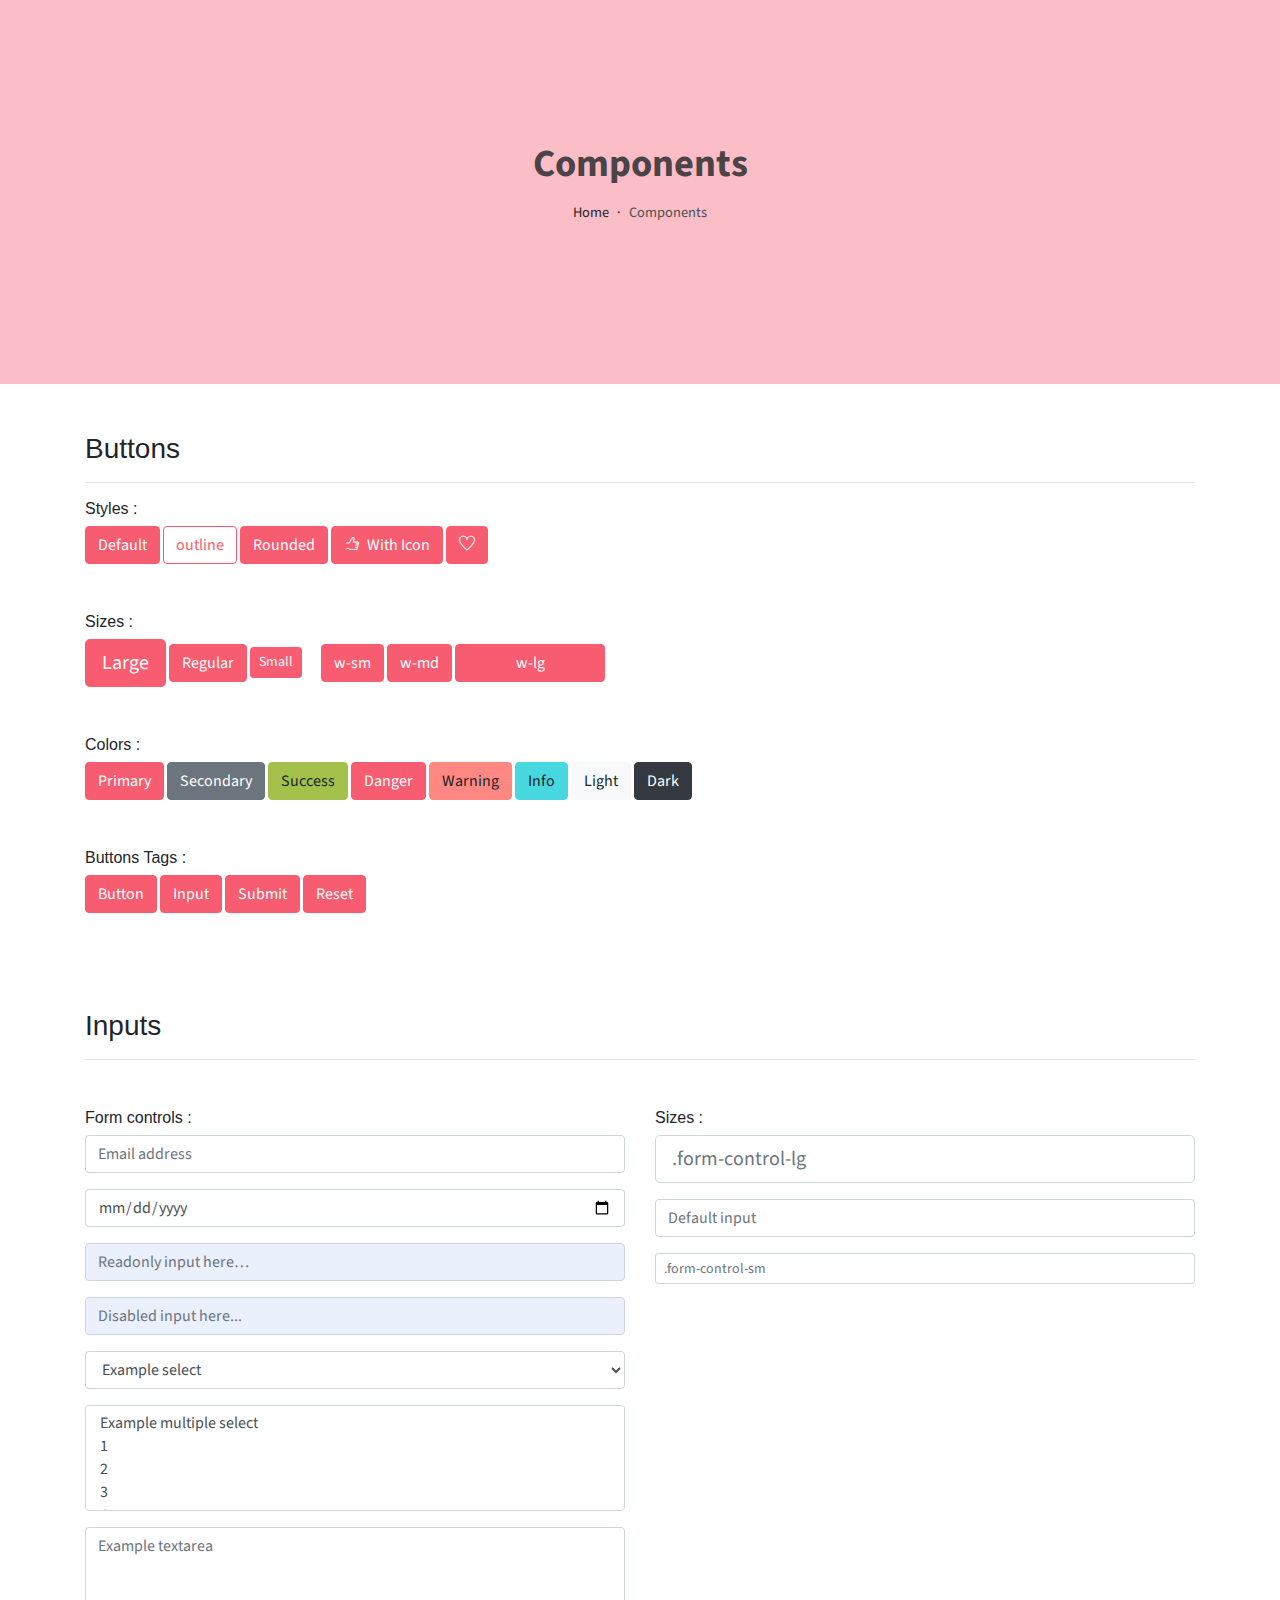
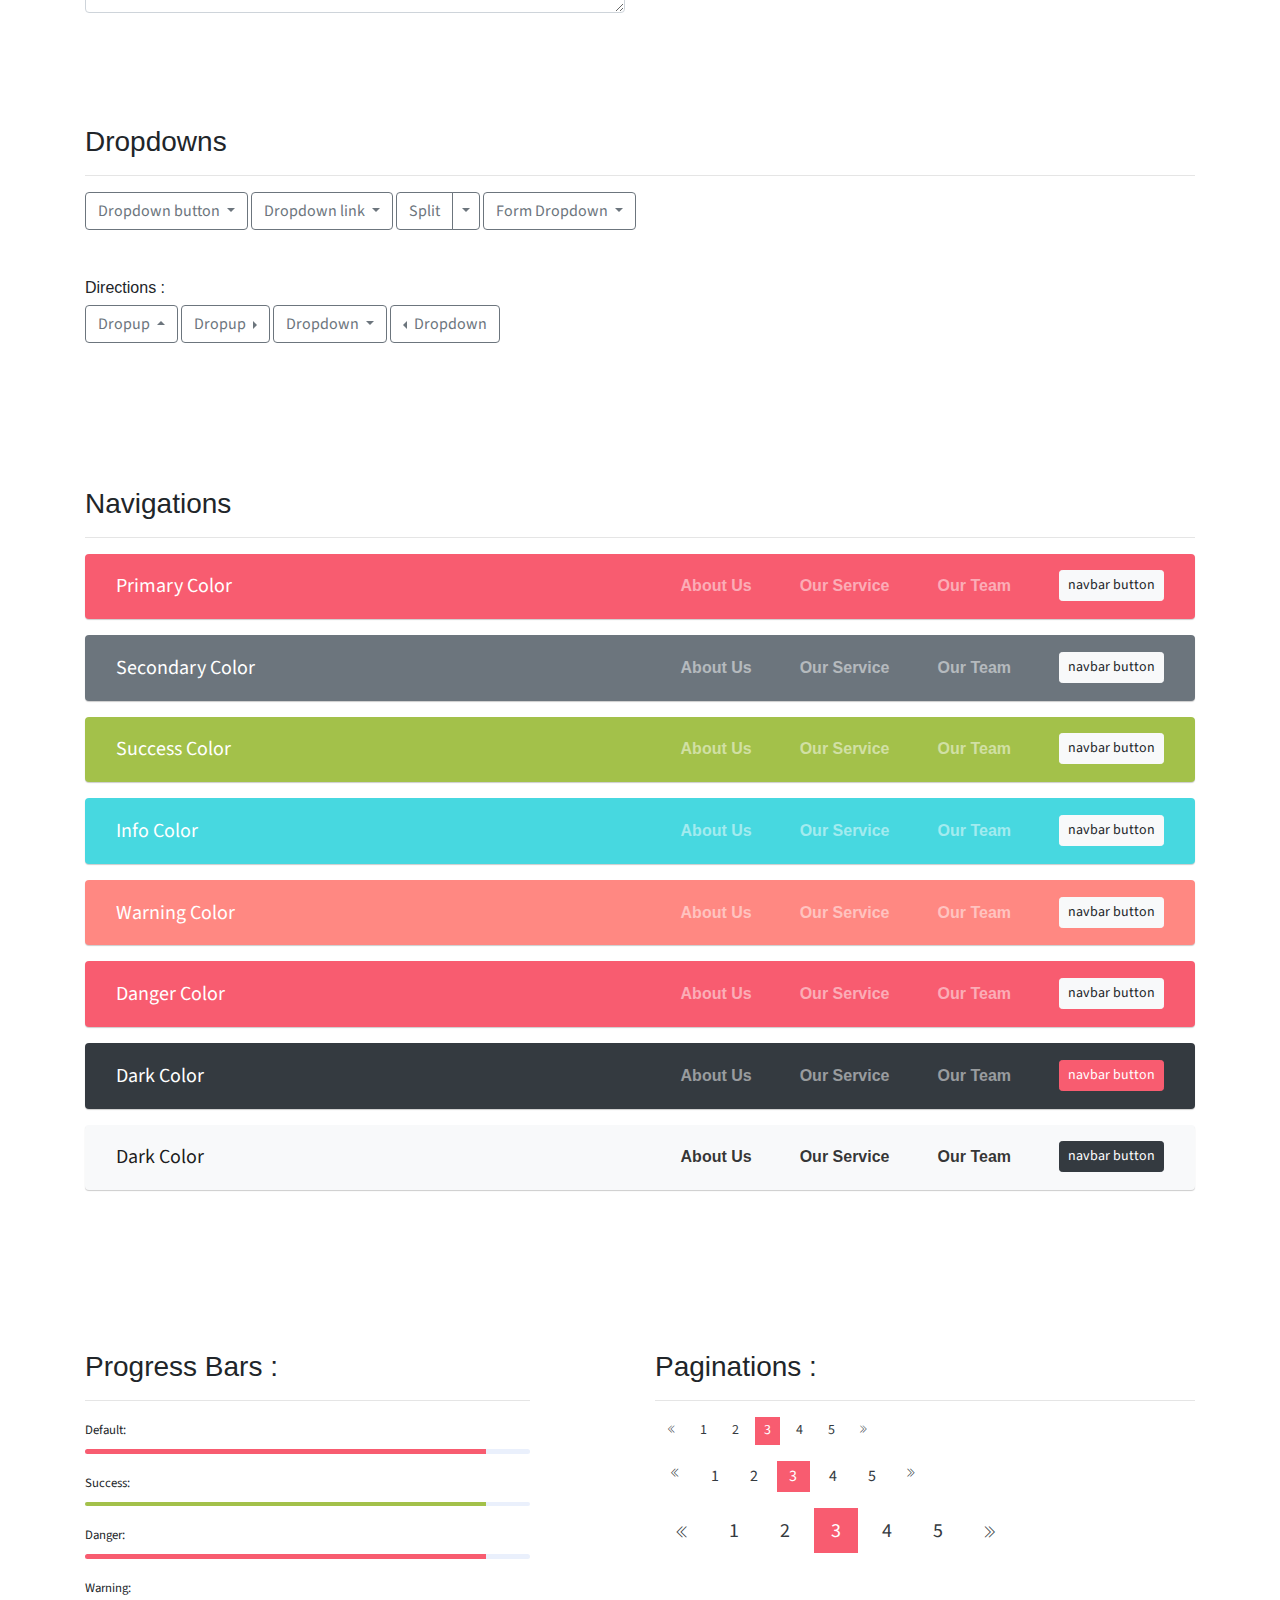
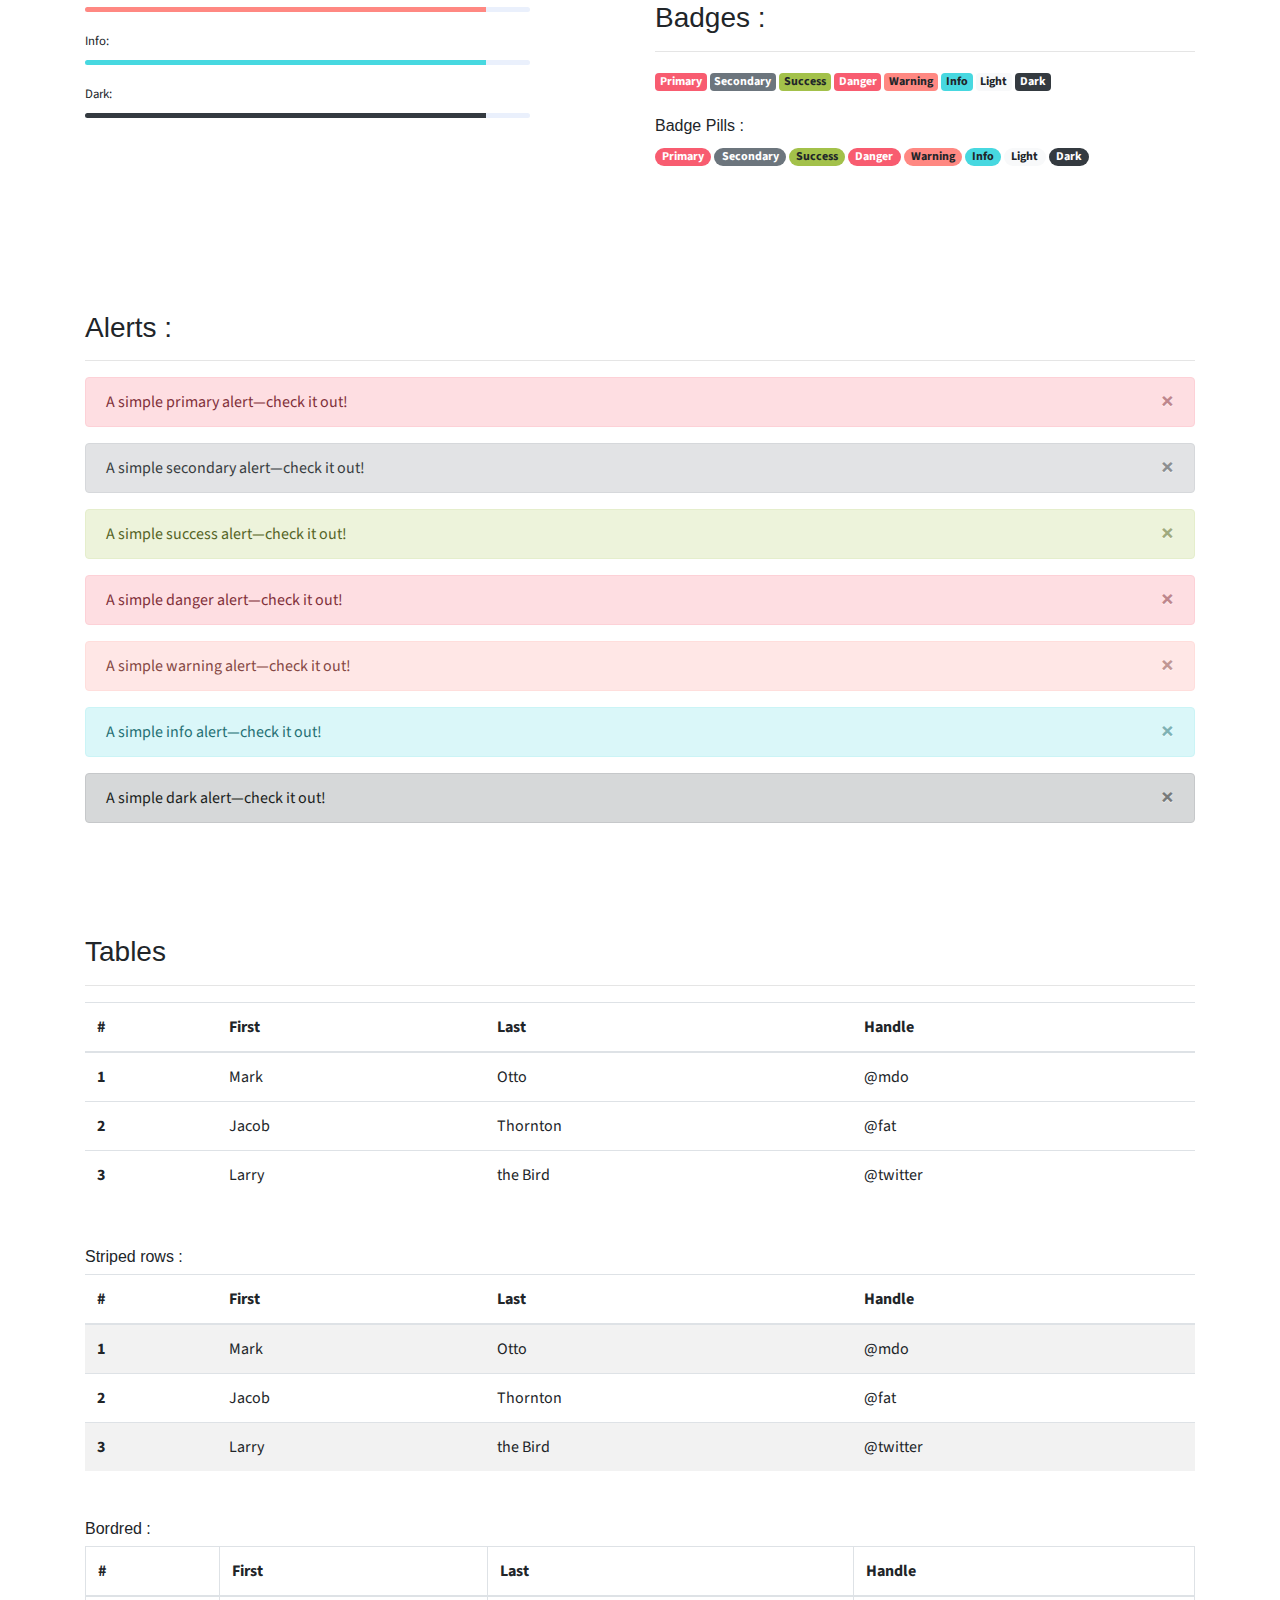
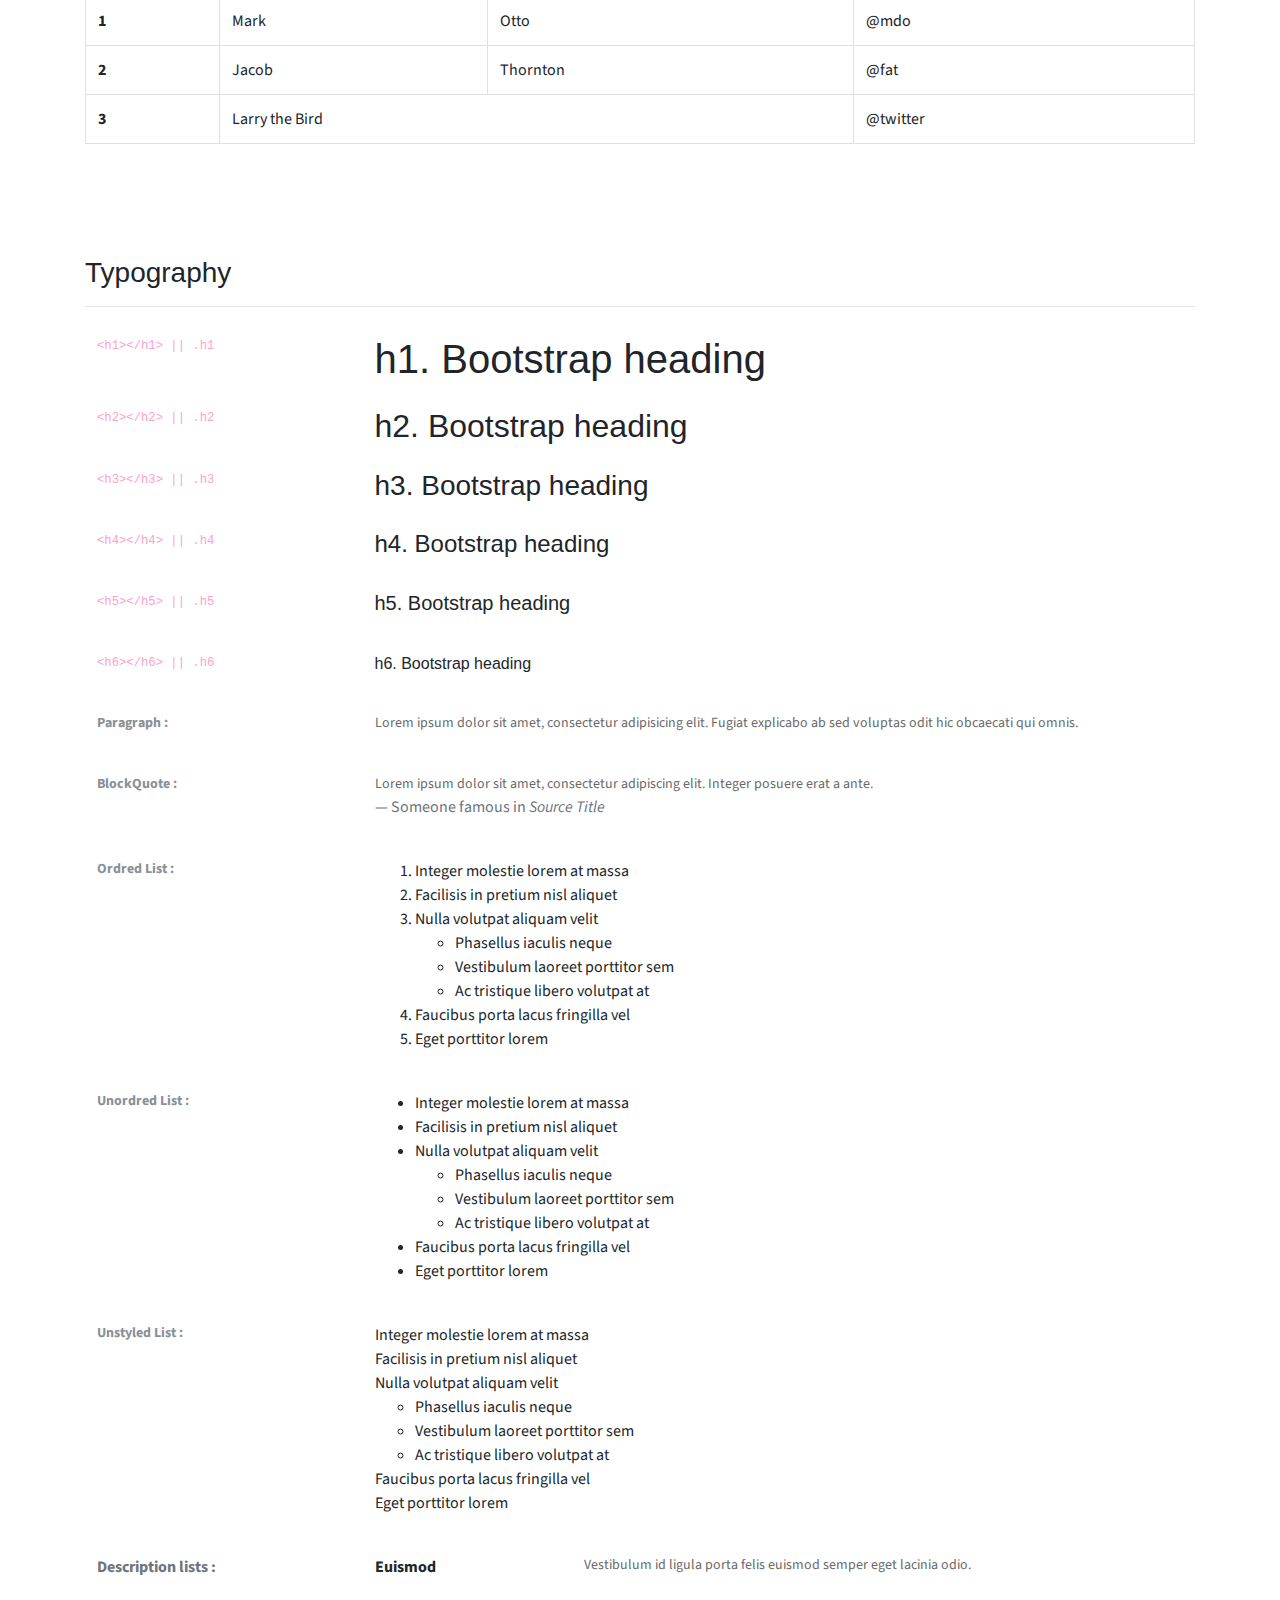
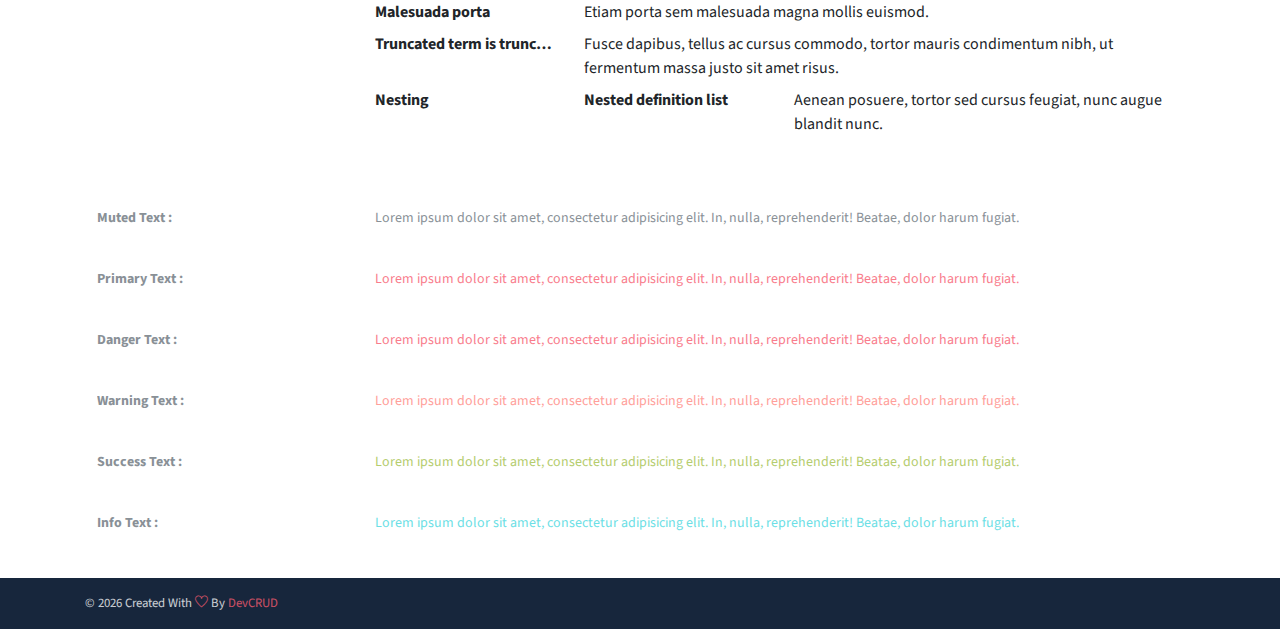
<file: components.html>
<!DOCTYPE html>
<html lang="en">
<head>
   <meta charset="utf-8">
   <meta name="viewport" content="width=device-width, initial-scale=1, shrink-to-fit=no">
   <meta name="description" content="Start your development with JohnDoe landing page.">
   <meta name="author" content="Devcrud">
   <title>JohnDoe Landing page | Components</title>
   <link rel="icon" href="assets/imgs/favicon.png" type="image/png">
   <!-- font icons -->
   <link rel="stylesheet" href="assets/vendors/themify-icons/css/themify-icons.css">
   <!-- Bootstrap + Steller  -->
   <link rel="stylesheet" href="assets/css/johndoe.css">
</head>
<body>

   <!-- Page Header -->
   <header class="header header-mini"> 
      <div class="header-title">Components</div> 
      <nav aria-label="breadcrumb">
         <ol class="breadcrumb">
            <li class="breadcrumb-item"><a href="/">Home</a></li>
            <li class="breadcrumb-item active" aria-current="page">Components</li>
         </ol>
      </nav>
   </header> 
   
   <!-- End Of Page Header -->

   <!-- main content -->
   <div class="container">

      <!-- Buttons -->
      <h3 class="mt-5">Buttons</h3>
      <hr>
      <h6 class="section-secondary-title">Styles :</h6>
      <button class="btn btn-primary">Default</button>
      <button class="btn btn-outline-primary">outline</button>
      <button class="btn btn-primary rounded">Rounded</button>
      <button class="btn btn-primary rounded"><i class="ti-thumb-up pr-1"></i> With Icon</button>
      <button class="btn btn-primary circle"><i class="ti-heart"></i></button>

      <h6 class="section-secondary-title mt-5">Sizes :</h6>
      <button class="btn btn-primary btn-lg">Large</button>
      <button class="btn btn-primary ">Regular</button>
      <button class="btn btn-primary btn-sm">Small</button>
      <button class="btn btn-primary w-sm ml-3">w-sm</button>
      <button class="btn btn-primary w-md">w-md</button>
      <button class="btn btn-primary w-lg">w-lg</button>

      <h6 class="section-secondary-title mt-5">Colors :</h6>          
      <button type="button" class="btn btn-primary">Primary</button>
      <button type="button" class="btn btn-secondary">Secondary</button>
      <button type="button" class="btn btn-success">Success</button>
      <button type="button" class="btn btn-danger">Danger</button>
      <button type="button" class="btn btn-warning">Warning</button>
      <button type="button" class="btn btn-info">Info</button>
      <button type="button" class="btn btn-light">Light</button>
      <button type="button" class="btn btn-dark">Dark</button>

      <h6 class="section-secondary-title mt-5">Buttons Tags :</h6>
      <button class="btn btn-primary" type="submit">Button</button>
      <input class="btn btn-primary" type="button" value="Input">
      <input class="btn btn-primary" type="submit" value="Submit">
      <input class="btn btn-primary" type="reset" value="Reset">
      
      <!-- devider -->
      <div class="py-5"></div>

      <!-- Inputs -->
      <h3>Inputs</h3>
      <hr>
      <div class="row mt-5">
         <div class="col-md-6">
            <h6 class="section-secondary-title">Form controls :</h6>        
            <div class="form-group">
               <input type="email" class="form-control" id="exampleFormControlInput1" placeholder="Email address">
            </div>
            <div class="form-group">
               <input type="date" class="form-control" id="exampleFormControlInput1" placeholder="Date">
            </div>
            <div class="form-group">
               <input class="form-control" type="text" placeholder="Readonly input here…" readonly>
            </div>
            <div class="form-group">
               <input class="form-control" id="disabledInput" type="text" placeholder="Disabled input here..." disabled>
            </div>
            <div class="form-group">
               <select class="form-control" id="exampleFormControlSelect1">
                  <option>Example select</option>
                  <option>1</option>
                  <option>2</option>
                  <option>3</option>
                  <option>4</option>
                  <option>5</option>
               </select>
            </div>
            <div class="form-group">
               <select multiple class="form-control" id="exampleFormControlSelect2">
                  <option>Example multiple select</option>
                  <option>1</option>
                  <option>2</option>
                  <option>3</option>
                  <option>4</option>
                  <option>5</option>
               </select>
            </div>
            <div class="form-group">
               <textarea class="form-control" id="exampleFormControlTextarea1" rows="3" placeholder="Example textarea"></textarea>
            </div>
         </div>
         <div class="col-md-6">
            <h6 class="section-secondary-title">Sizes :</h6>    
            <div class="form-group">
               <input class="form-control form-control-lg" type="text" placeholder=".form-control-lg">             
            </div>
            <div class="form-group">
               <input class="form-control" type="text" placeholder="Default input">
            </div>
            <div class="form-group">
               <input class="form-control form-control-sm" type="text" placeholder=".form-control-sm"> 
            </div>
         </div>
      </div> <!-- end of inputs -->   

      <!-- devider -->
      <div class="py-5"></div>             

      <!-- Dropdowns -->
      <h3 class="components-section-title font-weight-normal">Dropdowns</h3>
      <hr>
      <div class="dropdown d-inline-block">
         <button class="btn btn-outline-secondary dropdown-toggle" type="button" id="dropdownMenuButton" data-toggle="dropdown" aria-haspopup="true" aria-expanded="false">
         Dropdown button
         </button>
         <div class="dropdown-menu" aria-labelledby="dropdownMenuButton">
         <a class="dropdown-item" href="#">Action</a>
         <a class="dropdown-item" href="#">Another action</a>
         <a class="dropdown-item" href="#">Something else here</a>
         </div>
      </div>
      <div class="dropdown d-inline-block">
         <a class="btn btn-outline-secondary dropdown-toggle" href="#" role="button" id="dropdownMenuLink" data-toggle="dropdown" aria-haspopup="true" aria-expanded="false">
            Dropdown link
         </a>
         <div class="dropdown-menu" aria-labelledby="dropdownMenuLink">
            <a class="dropdown-item" href="#">Action</a>
            <a class="dropdown-item" href="#">Another action</a>
            <a class="dropdown-item" href="#">Something else here</a>
         </div>
      </div>
      <div class="btn-group">
         <button type="button" class="btn btn-outline-secondary">Split</button>
         <button type="button" class="btn btn-outline-secondary dropdown-toggle dropdown-toggle-split" data-toggle="dropdown" aria-haspopup="true" aria-expanded="false">
         <span class="sr-only">Toggle Dropdown</span>
         </button>
         <div class="dropdown-menu">
            <a class="dropdown-item" href="#">Action</a>
            <a class="dropdown-item" href="#">Another action</a>
            <a class="dropdown-item" href="#">Something else here</a>
            <div class="dropdown-divider"></div>
            <a class="dropdown-item" href="#">Separated link</a>
         </div>
      </div>
      <div class="btn-group">
         <button class="btn btn-outline-secondary dropdown-toggle" type="button" id="dropdownMenuButton" data-toggle="dropdown" aria-haspopup="true" aria-expanded="false">
            Form Dropdown
         </button>
         <div class="dropdown-menu form">
            <form class="px-4 py-3">
               <div class="form-group">
                  <input type="email" class="form-control" id="exampleDropdownFormEmail1" placeholder="email@example.com">
               </div>
               <div class="form-group">
                  <input type="password" class="form-control" id="exampleDropdownFormPassword1" placeholder="Password">
               </div>
               <div class="form-check mb-3">
                  <input type="checkbox" class="form-check-input" id="dropdownCheck">
                  <label class="form-check-label" for="dropdownCheck">
                     Remember me
                  </label>
               </div>
               <button type="submit" class="btn btn-primary btn-block">Sign in</button>
            </form>
            <div class="dropdown-divider"></div>
            <a class="dropdown-item" href="#"><small>New around here? Sign up</small></a>
            <a class="dropdown-item" href="#"><small>Forgot password?</small></a>
         </div>
      </div>       
      <h6 class="section-secondary-title mt-5">Directions :</h6>  
      <div class="btn-group dropup">
         <button type="button" class="btn btn-outline-secondary dropdown-toggle" data-toggle="dropdown" aria-haspopup="true" aria-expanded="false">
            Dropup
         </button>
         <div class="dropdown-menu">
            <a class="dropdown-item" href="#">Action</a>
            <a class="dropdown-item" href="#">Another action</a>
            <a class="dropdown-item" href="#">Something else here</a>
            <div class="dropdown-divider"></div>
            <a class="dropdown-item" href="#">Separated link</a>
         </div>
      </div>
      <div class="btn-group dropright">
         <button type="button" class="btn btn-outline-secondary dropdown-toggle" data-toggle="dropdown" aria-haspopup="true" aria-expanded="false">
            Dropup
         </button>
         <div class="dropdown-menu">
            <a class="dropdown-item" href="#">Action</a>
            <a class="dropdown-item" href="#">Another action</a>
            <a class="dropdown-item" href="#">Something else here</a>
            <div class="dropdown-divider"></div>
            <a class="dropdown-item" href="#">Separated link</a>
         </div>
      </div>
      <div class="btn-group">
         <button type="button" class="btn btn-outline-secondary dropdown-toggle" data-toggle="dropdown" aria-haspopup="true" aria-expanded="false">
            Dropdown
         </button>
         <div class="dropdown-menu">
            <a class="dropdown-item" href="#">Action</a>
            <a class="dropdown-item" href="#">Another action</a>
            <a class="dropdown-item" href="#">Something else here</a>
            <div class="dropdown-divider"></div>
            <a class="dropdown-item" href="#">Separated link</a>
         </div>
      </div>
      <div class="btn-group dropleft">
         <button type="button" class="btn btn-outline-secondary dropdown-toggle" data-toggle="dropdown" aria-haspopup="true" aria-expanded="false">
            Dropdown
         </button>
         <div class="dropdown-menu">
            <a class="dropdown-item" href="#">Action</a>
            <a class="dropdown-item" href="#">Another action</a>
            <a class="dropdown-item" href="#">Something else here</a>
            <div class="dropdown-divider"></div>
            <a class="dropdown-item" href="#">Separated link</a>
         </div>
      </div> <!-- end of Dropdowns -->  

      <!-- devider -->
      <div class="py-5"></div>   

      <!-- navbars -->
      <h3 class="components-section-title font-weight-normal mt-5">Navigations</h3>
      <hr>
      <nav class="navbar navbar-expand-sm navbar-dark bg-primary rounded shadow mb-3">
         <div class="container">
            <a class="navbar-brand" href="#">Primary Color</a>
            <button class="navbar-toggler ml-auto" type="button" data-toggle="collapse" data-target="#navbarSupportedContent" aria-controls="navbarSupportedContent" aria-expanded="false" aria-label="Toggle navigation">
            <span class="navbar-toggler-icon"></span>
            </button>
            <div class="collapse navbar-collapse" id="navbarSupportedContent">
               <ul class="navbar-nav ml-auto"> 
                  <li class="nav-item">
                     <a class="nav-link" href="#about">About Us</a>
                  </li>
                  <li class="nav-item">
                     <a class="nav-link" href="#service">Our Service</a>
                  </li>
                  <li class="nav-item">
                     <a class="nav-link" href="#team">Our Team</a>
                  </li>
                  <li class="nav-item">
                     <a href="#book-table" class="ml-4 mt-1 btn btn-light btn-sm">navbar button</a>
                  </li>
               </ul>                       
            </div>
         </div>
      </nav>
      <nav class="navbar navbar-expand-sm navbar-dark bg-secondary rounded shadow mb-3">
         <div class="container">
            <a class="navbar-brand" href="#">Secondary Color</a>
            <button class="navbar-toggler ml-auto" type="button" data-toggle="collapse" data-target="#navbarSupportedContent" aria-controls="navbarSupportedContent" aria-expanded="false" aria-label="Toggle navigation">
            <span class="navbar-toggler-icon"></span>
            </button>
            <div class="collapse navbar-collapse" id="navbarSupportedContent">
               <ul class="navbar-nav ml-auto"> 
                  <li class="nav-item">
                     <a class="nav-link" href="#about">About Us</a>
                  </li>
                  <li class="nav-item">
                     <a class="nav-link" href="#service">Our Service</a>
                  </li>
                  <li class="nav-item">
                     <a class="nav-link" href="#team">Our Team</a>
                  </li>
                  <li class="nav-item">
                     <a href="#book-table" class="ml-4 mt-1 btn btn-light btn-sm">navbar button</a>
                  </li>
               </ul>                       
            </div>
         </div>
      </nav>
      <nav class="navbar navbar-expand-sm navbar-dark bg-success rounded shadow mb-3">
         <div class="container">
            <a class="navbar-brand" href="#">Success Color</a>
            <button class="navbar-toggler ml-auto" type="button" data-toggle="collapse" data-target="#navbarSupportedContent" aria-controls="navbarSupportedContent" aria-expanded="false" aria-label="Toggle navigation">
            <span class="navbar-toggler-icon"></span>
            </button>
            <div class="collapse navbar-collapse" id="navbarSupportedContent">
               <ul class="navbar-nav ml-auto"> 
                  <li class="nav-item">
                     <a class="nav-link" href="#about">About Us</a>
                  </li>
                  <li class="nav-item">
                     <a class="nav-link" href="#service">Our Service</a>
                  </li>
                  <li class="nav-item">
                     <a class="nav-link" href="#team">Our Team</a>
                  </li>
                  <li class="nav-item">
                     <a href="#book-table" class="ml-4 mt-1 btn btn-light btn-sm">navbar button</a>
                  </li>
               </ul>                       
            </div>
         </div>
      </nav>
      <nav class="navbar navbar-expand-sm navbar-dark bg-info rounded shadow mb-3">
         <div class="container">
            <a class="navbar-brand" href="#">Info Color</a>
            <button class="navbar-toggler ml-auto" type="button" data-toggle="collapse" data-target="#navbarSupportedContent" aria-controls="navbarSupportedContent" aria-expanded="false" aria-label="Toggle navigation">
            <span class="navbar-toggler-icon"></span>
            </button>
            <div class="collapse navbar-collapse" id="navbarSupportedContent">
               <ul class="navbar-nav ml-auto"> 
                  <li class="nav-item">
                     <a class="nav-link" href="#about">About Us</a>
                  </li>
                  <li class="nav-item">
                     <a class="nav-link" href="#service">Our Service</a>
                  </li>
                  <li class="nav-item">
                     <a class="nav-link" href="#team">Our Team</a>
                  </li>
                  <li class="nav-item">
                     <a href="#book-table" class="ml-4 mt-1 btn btn-light btn-sm">navbar button</a>
                  </li>
               </ul>                       
            </div>
         </div>
      </nav>
      <nav class="navbar navbar-expand-sm navbar-dark bg-warning rounded shadow mb-3">
         <div class="container">
            <a class="navbar-brand" href="#">Warning Color</a>
            <button class="navbar-toggler ml-auto" type="button" data-toggle="collapse" data-target="#navbarSupportedContent" aria-controls="navbarSupportedContent" aria-expanded="false" aria-label="Toggle navigation">
            <span class="navbar-toggler-icon"></span>
            </button>
            <div class="collapse navbar-collapse" id="navbarSupportedContent">
               <ul class="navbar-nav ml-auto"> 
                  <li class="nav-item">
                     <a class="nav-link" href="#about">About Us</a>
                  </li>
                  <li class="nav-item">
                     <a class="nav-link" href="#service">Our Service</a>
                  </li>
                  <li class="nav-item">
                     <a class="nav-link" href="#team">Our Team</a>
                  </li>
                  <li class="nav-item">
                     <a href="#book-table" class="ml-4 mt-1 btn btn-light btn-sm">navbar button</a>
                  </li>
               </ul>                       
            </div>
         </div>
      </nav>
      <nav class="navbar navbar-expand-sm navbar-dark bg-danger rounded shadow mb-3">
         <div class="container">
            <a class="navbar-brand" href="#">Danger Color</a>
            <button class="navbar-toggler ml-auto" type="button" data-toggle="collapse" data-target="#navbarSupportedContent" aria-controls="navbarSupportedContent" aria-expanded="false" aria-label="Toggle navigation">
            <span class="navbar-toggler-icon"></span>
            </button>
            <div class="collapse navbar-collapse" id="navbarSupportedContent">
               <ul class="navbar-nav ml-auto"> 
                  <li class="nav-item">
                     <a class="nav-link" href="#about">About Us</a>
                  </li>
                  <li class="nav-item">
                     <a class="nav-link" href="#service">Our Service</a>
                  </li>
                  <li class="nav-item">
                     <a class="nav-link" href="#team">Our Team</a>
                  </li>
                  <li class="nav-item">
                     <a href="#book-table" class="ml-4 mt-1 btn btn-light btn-sm">navbar button</a>
                  </li>
               </ul>                       
            </div>
         </div>
      </nav>
      <nav class="navbar navbar-expand-sm navbar-dark bg-dark rounded shadow mb-3">
         <div class="container">
            <a class="navbar-brand" href="#">Dark Color</a>
            <button class="navbar-toggler ml-auto" type="button" data-toggle="collapse" data-target="#navbarSupportedContent" aria-controls="navbarSupportedContent" aria-expanded="false" aria-label="Toggle navigation">
            <span class="navbar-toggler-icon"></span>
            </button>
            <div class="collapse navbar-collapse" id="navbarSupportedContent">
               <ul class="navbar-nav ml-auto"> 
                  <li class="nav-item">
                     <a class="nav-link" href="#about">About Us</a>
                  </li>
                  <li class="nav-item">
                     <a class="nav-link" href="#service">Our Service</a>
                  </li>
                  <li class="nav-item">
                     <a class="nav-link" href="#team">Our Team</a>
                  </li>
                  <li class="nav-item">
                     <a href="#book-table" class="ml-4 mt-1 btn btn-primary btn-sm">navbar button</a>
                  </li>
               </ul>                       
            </div>
         </div>
      </nav>
      <nav class="navbar navbar-expand-sm navbar-light bg-light rounded shadow mb-3">
         <div class="container">
            <a class="navbar-brand" href="#">Dark Color</a>
            <button class="navbar-toggler ml-auto" type="button" data-toggle="collapse" data-target="#navbarSupportedContent" aria-controls="navbarSupportedContent" aria-expanded="false" aria-label="Toggle navigation">
            <span class="navbar-toggler-icon"></span>
            </button>
            <div class="collapse navbar-collapse" id="navbarSupportedContent">
               <ul class="navbar-nav ml-auto"> 
                  <li class="nav-item">
                     <a class="nav-link" href="#about">About Us</a>
                  </li>
                  <li class="nav-item">
                     <a class="nav-link" href="#service">Our Service</a>
                  </li>
                  <li class="nav-item">
                     <a class="nav-link" href="#team">Our Team</a>
                  </li>
                  <li class="nav-item">
                     <a href="#book-table" class="ml-4 mt-1 btn btn-dark btn-sm">navbar button</a>
                  </li>
               </ul>                       
            </div>
         </div>
      </nav>
      <!-- End of navbars -->

      <!-- devider -->
      <div class="py-5"></div>   
      
      <!-- progress bars -->
      <div class="row justify-content-between">
         <div class="col-md-5">
            <h3 class="components-section-title font-weight-normal mt-5">Progress Bars :</h3>
            <hr>
            <small>Default: </small>
            <div class="progress mt-2 mb-3">
               <div class="progress-bar" role="progressbar" style="width: 90%" aria-valuenow="25" aria-valuemin="0" aria-valuemax="100"></div>
            </div>
            <small>Success:</small>
            <div class="progress mt-2 mb-3">
               <div class="progress-bar bg-success" role="progressbar" style="width: 90%" aria-valuenow="25" aria-valuemin="0" aria-valuemax="100"></div>
            </div>
            <small>Danger:</small>
            <div class="progress mt-2 mb-3">
               <div class="progress-bar bg-danger" role="progressbar" style="width: 90%" aria-valuenow="25" aria-valuemin="0" aria-valuemax="100"></div>
            </div>
            <small>Warning:</small>
            <div class="progress mt-2 mb-3">
               <div class="progress-bar bg-warning" role="progressbar" style="width: 90%" aria-valuenow="25" aria-valuemin="0" aria-valuemax="100"></div>
            </div>
            <small>Info:</small>
            <div class="progress mt-2 mb-3">
               <div class="progress-bar bg-info" role="progressbar" style="width: 90%" aria-valuenow="25" aria-valuemin="0" aria-valuemax="100"></div>
            </div>
            <small>Dark:</small>
            <div class="progress mt-2 mb-3">
               <div class="progress-bar bg-dark" role="progressbar" style="width: 90%" aria-valuenow="25" aria-valuemin="0" aria-valuemax="100"></div>
            </div>
         </div>
         <div class="col-md-6">
            <h3 class="components-section-title font-weight-normal mt-5">Paginations :</h3>
            <hr>
            <nav aria-label="Page navigation example">
               <ul class="pagination pagination-sm">
                  <li class="page-item"><a class="page-link" href="#"><i class="ti-angle-double-left"></i></a></li>
                  <li class="page-item"><a class="page-link" href="#">1</a></li>
                  <li class="page-item"><a class="page-link" href="#">2</a></li>
                  <li class="page-item active"><a class="page-link" href="#">3</a></li>
                  <li class="page-item"><a class="page-link" href="#">4</a></li>
                  <li class="page-item"><a class="page-link" href="#">5</a></li>
                  <li class="page-item"><a class="page-link" href="#"><i class="ti-angle-double-right"></i></a></li>
               </ul>
            </nav>
            <nav aria-label="Page navigation example">
               <ul class="pagination">
               <li class="page-item"><a class="page-link" href="#"><i class="ti-angle-double-left"></i></a></li>
                  <li class="page-item"><a class="page-link" href="#">1</a></li>
                  <li class="page-item"><a class="page-link" href="#">2</a></li>
                  <li class="page-item active"><a class="page-link" href="#">3</a></li>
                  <li class="page-item"><a class="page-link" href="#">4</a></li>
                  <li class="page-item"><a class="page-link" href="#">5</a></li>
                  <li class="page-item"><a class="page-link" href="#"><i class="ti-angle-double-right"></i></a></li>
               </ul>
            </nav>
            <nav aria-label="Page navigation example">
               <ul class="pagination pagination-lg">
                  <li class="page-item"><a class="page-link" href="#"><i class="ti-angle-double-left"></i></a></li>
                  <li class="page-item"><a class="page-link" href="#">1</a></li>
                  <li class="page-item"><a class="page-link" href="#">2</a></li>
                  <li class="page-item active"><a class="page-link" href="#">3</a></li>
                  <li class="page-item"><a class="page-link" href="#">4</a></li>
                  <li class="page-item"><a class="page-link" href="#">5</a></li>
                  <li class="page-item"><a class="page-link" href="#"><i class="ti-angle-double-right"></i></a></li>
               </ul>
            </nav>

            <!-- Badges -->
            <h3 class="components-section-title font-weight-normal mt-5">Badges :</h3>
            <hr>
            <span class="badge badge-primary">Primary</span>
            <span class="badge badge-secondary">Secondary</span>
            <span class="badge badge-success">Success</span>
            <span class="badge badge-danger">Danger</span>
            <span class="badge badge-warning">Warning</span>
            <span class="badge badge-info">Info</span>
            <span class="badge badge-light">Light</span>
            <span class="badge badge-dark">Dark</span>
            <h6 class="section-secondary-title mt-4 mb-2">Badge Pills :</h6>
            <span class="badge badge-pill badge-primary">Primary</span>
            <span class="badge badge-pill badge-secondary">Secondary</span>
            <span class="badge badge-pill badge-success">Success</span>
            <span class="badge badge-pill badge-danger">Danger</span>
            <span class="badge badge-pill badge-warning">Warning</span>
            <span class="badge badge-pill badge-info">Info</span>
            <span class="badge badge-pill badge-light">Light</span>
            <span class="badge badge-pill badge-dark">Dark</span>
         </div>
      </div> <!-- End of Progress bars -->

      <!-- devider -->
      <div class="py-5"></div>  

      <!-- Alerts -->
      <h3 class="components-section-title font-weight-normal mt-5">Alerts :</h3>
      <hr>
      <div class="alert alert-primary alert-dismissible fade show" role="alert">
         A simple primary alert—check it out!
         <button type="button" class="close" data-dismiss="alert" aria-label="Close">
            <span aria-hidden="true">&times;</span>
         </button>
      </div>
      <div class="alert alert-secondary alert-dismissible fade show" role="alert">
         A simple secondary alert—check it out!
         <button type="button" class="close" data-dismiss="alert" aria-label="Close">
            <span aria-hidden="true">&times;</span>
         </button>
      </div>
      <div class="alert alert-success alert-dismissible fade show" role="alert">
         A simple success alert—check it out!
         <button type="button" class="close" data-dismiss="alert" aria-label="Close">
            <span aria-hidden="true">&times;</span>
         </button>
      </div>
      <div class="alert alert-danger alert-dismissible fade show" role="alert">
         A simple danger alert—check it out!
         <button type="button" class="close" data-dismiss="alert" aria-label="Close">
            <span aria-hidden="true">&times;</span>
         </button>
      </div>
      <div class="alert alert-warning alert-dismissible fade show" role="alert">
         A simple warning alert—check it out!
         <button type="button" class="close" data-dismiss="alert" aria-label="Close">
            <span aria-hidden="true">&times;</span>
         </button>
      </div>
      <div class="alert alert-info alert-dismissible fade show" role="alert">
         A simple info alert—check it out!
         <button type="button" class="close" data-dismiss="alert" aria-label="Close">
            <span aria-hidden="true">&times;</span>
         </button>
      </div>
      <div class="alert alert-dark alert-dismissible fade show" role="alert">
         A simple dark alert—check it out!
         <button type="button" class="close" data-dismiss="alert" aria-label="Close">
            <span aria-hidden="true">&times;</span>
         </button>
      </div>
      <!-- end of alerts -->

      <!-- devider -->
      <div class="py-5"></div> 
   
      <!-- tables -->
      <h3 class="components-section-title">Tables</h3>
      <hr>
      <table class="table">
         <thead>
            <tr>
               <th scope="col">#</th>
               <th scope="col">First</th>
               <th scope="col">Last</th>
               <th scope="col">Handle</th>
            </tr>
         </thead>
         <tbody>
            <tr>
               <th scope="row">1</th>
               <td>Mark</td>
               <td>Otto</td>
               <td>@mdo</td>
            </tr>
            <tr>
               <th scope="row">2</th>
               <td>Jacob</td>
               <td>Thornton</td>
               <td>@fat</td>
            </tr>
            <tr>
               <th scope="row">3</th>
               <td>Larry</td>
               <td>the Bird</td>
               <td>@twitter</td>
            </tr>
         </tbody>
      </table>

      <h6 class="section-secondary-title mt-5">Striped rows :</h6>
      <table class="table table-striped">
         <thead>
            <tr>
               <th scope="col">#</th>
               <th scope="col">First</th>
               <th scope="col">Last</th>
               <th scope="col">Handle</th>
            </tr>
         </thead>
         <tbody>
            <tr>
               <th scope="row">1</th>
               <td>Mark</td>
               <td>Otto</td>
               <td>@mdo</td>
            </tr>
            <tr>
               <th scope="row">2</th>
               <td>Jacob</td>
               <td>Thornton</td>
               <td>@fat</td>
            </tr>
            <tr>
               <th scope="row">3</th>
               <td>Larry</td>
               <td>the Bird</td>
               <td>@twitter</td>
            </tr>
         </tbody>
      </table>

      <h6 class="section-secondary-title mt-5">Bordred :</h6>
      <table class="table table-bordered">
         <thead>
            <tr>
               <th scope="col">#</th>
               <th scope="col">First</th>
               <th scope="col">Last</th>
               <th scope="col">Handle</th>
            </tr>
         </thead>
         <tbody>
            <tr>
               <th scope="row">1</th>
               <td>Mark</td>
               <td>Otto</td>
               <td>@mdo</td>
            </tr>
            <tr>
               <th scope="row">2</th>
               <td>Jacob</td>
               <td>Thornton</td>
               <td>@fat</td>
            </tr>
            <tr>
               <th scope="row">3</th>
               <td colspan="2">Larry the Bird</td>
               <td>@twitter</td>
            </tr>
         </tbody>
      </table>
      <!-- end of tables -->

      <!-- devider -->
      <div class="py-5"></div> 

      <!-- typography -->
      <h3 class="components-section-title">Typography</h3>
      <hr>
     
      <table class="table table-borderless v-align-center">
         <tbody>
            <tr>
               <td>
                  <p><code class="highlighter-rouge">&lt;h1&gt;&lt;/h1&gt; || .h1</code></p>
               </td>
               <td class="w-75"><span class="h1">h1. Bootstrap heading</span></td>
            </tr>
            <tr>
               <td>
                  <p><code class="highlighter-rouge">&lt;h2&gt;&lt;/h2&gt; || .h2</code></p>
               </td>
               <td><span class="h2">h2. Bootstrap heading</span></td>
            </tr>
            <tr>
               <td>
                  <p><code class="highlighter-rouge">&lt;h3&gt;&lt;/h3&gt; || .h3</code></p>
               </td>
               <td><span class="h3">h3. Bootstrap heading</span></td>
            </tr>
            <tr>
               <td>
                  <p><code class="highlighter-rouge">&lt;h4&gt;&lt;/h4&gt; || .h4</code></p>
               </td>
               <td><span class="h4">h4. Bootstrap heading</span></td>
            </tr>
            <tr>
               <td>
                  <p><code class="highlighter-rouge">&lt;h5&gt;&lt;/h5&gt; || .h5</code></p>
               </td>
               <td><span class="h5">h5. Bootstrap heading</span></td>
            </tr>
            <tr>
               <td>
                  <p><code class="highlighter-rouge">&lt;h6&gt;&lt;/h6&gt; || .h6</code></p>
               </td>
               <td><span class="h6">h6. Bootstrap heading</span></td>
            </tr>
            <tr>
               <td>
                  <p class="font-weight-bold text-muted">Paragraph :</p>
               </td>
               <td><p>Lorem ipsum dolor sit amet, consectetur adipisicing elit. Fugiat explicabo ab sed voluptas odit hic obcaecati qui omnis.</p></td>
            </tr>
            <tr>
               <td>
                  <p class="font-weight-bold text-muted">BlockQuote :</p>
               </td>
               <td>
                  <blockquote class="blockquote">
                     <p class="mb-0">Lorem ipsum dolor sit amet, consectetur adipiscing elit. Integer posuere erat a ante.</p>
                     <footer class="blockquote-footer">Someone famous in <cite title="Source Title">Source Title</cite></footer>
                  </blockquote>
               </td>
            </tr>

            
            <tr>
               <td><p class="font-weight-bold text-muted">Ordred List :</p></td>
               <td>
                  <ol>
                     <li>Integer molestie lorem at massa</li>
                     <li>Facilisis in pretium nisl aliquet</li>
                     <li>Nulla volutpat aliquam velit
                        <ul>
                           <li>Phasellus iaculis neque</li>
                           <li>Vestibulum laoreet porttitor sem</li>
                           <li>Ac tristique libero volutpat at</li>
                        </ul>
                     </li>
                     <li>Faucibus porta lacus fringilla vel</li>
                     <li>Eget porttitor lorem</li>
                  </ol>
               </td>
            </tr>
            <tr>
               <td><p class="font-weight-bold text-muted">Unordred List :</p></td>
               <td>
                  <ul >
                     <li>Integer molestie lorem at massa</li>
                     <li>Facilisis in pretium nisl aliquet</li>
                     <li>Nulla volutpat aliquam velit
                        <ul>
                           <li>Phasellus iaculis neque</li>
                           <li>Vestibulum laoreet porttitor sem</li>
                           <li>Ac tristique libero volutpat at</li>
                        </ul>
                     </li>
                     <li>Faucibus porta lacus fringilla vel</li>
                     <li>Eget porttitor lorem</li>
                  </ul>
               </td>
            </tr>
            <tr>
               <td><p class="font-weight-bold text-muted">Unstyled List :</p></td>
               <td>
                  <ul class="list-unstyled">
                     <li>Integer molestie lorem at massa</li>
                     <li>Facilisis in pretium nisl aliquet</li>
                     <li>Nulla volutpat aliquam velit
                        <ul>
                           <li>Phasellus iaculis neque</li>
                           <li>Vestibulum laoreet porttitor sem</li>
                           <li>Ac tristique libero volutpat at</li>
                        </ul>
                     </li>
                     <li>Faucibus porta lacus fringilla vel</li>
                     <li>Eget porttitor lorem</li>
                  </ul>
               </td>
            </tr>
            <tr>
               <td class="font-weight-bold text-muted">Description lists : </td>
               <td>
                  <dl class="row">
                     <dt class="col-sm-3">Euismod</dt>
                     <dd class="col-sm-9">
                        <p>Vestibulum id ligula porta felis euismod semper eget lacinia odio.</p>
                     </dd>

                     <dt class="col-sm-3">Malesuada porta</dt>
                     <dd class="col-sm-9">Etiam porta sem malesuada magna mollis euismod.</dd>

                     <dt class="col-sm-3 text-truncate">Truncated term is truncated</dt>
                     <dd class="col-sm-9">Fusce dapibus, tellus ac cursus commodo, tortor mauris condimentum nibh, ut fermentum massa justo sit amet risus.</dd>

                     <dt class="col-sm-3">Nesting</dt>
                     <dd class="col-sm-9">
                        <dl class="row">
                           <dt class="col-sm-4">Nested definition list</dt>
                           <dd class="col-sm-8">Aenean posuere, tortor sed cursus feugiat, nunc augue blandit nunc.</dd>
                        </dl>
                     </dd>
                  </dl>
               </td>
            </tr>
            <tr>
               <td>
                  <p class="font-weight-bold text-muted">Muted Text :</p>
               </td>
               <td>
                  <p class="text-muted">Lorem ipsum dolor sit amet, consectetur adipisicing elit. In, nulla, reprehenderit! Beatae, dolor harum fugiat.</p>
               </td>
            </tr>
            <tr>
               <td>
                  <p class="font-weight-bold text-muted">Primary Text :</p>
               </td>
               <td>
                  <p class="text-primary">Lorem ipsum dolor sit amet, consectetur adipisicing elit. In, nulla, reprehenderit! Beatae, dolor harum fugiat.</p>
               </td>
            </tr>
            <tr>
               <td>
                  <p class="font-weight-bold text-muted">Danger Text :</p>
               </td>
               <td>
                  <p class="text-danger">Lorem ipsum dolor sit amet, consectetur adipisicing elit. In, nulla, reprehenderit! Beatae, dolor harum fugiat.</p>
               </td>
            </tr>
            <tr>
               <td>
                  <p class="font-weight-bold text-muted">Warning Text :</p>
               </td>
               <td>
                  <p class="text-warning">Lorem ipsum dolor sit amet, consectetur adipisicing elit. In, nulla, reprehenderit! Beatae, dolor harum fugiat.</p>
               </td>
            </tr>
            <tr>
               <td>
                  <p class="font-weight-bold text-muted">Success Text :</p>
               </td>
               <td>
                  <p class="text-success">Lorem ipsum dolor sit amet, consectetur adipisicing elit. In, nulla, reprehenderit! Beatae, dolor harum fugiat.</p>
               </td>
            </tr>
            <tr>
               <td>
                  <p class="font-weight-bold text-muted">Info Text :</p>
               </td>
               <td>
                  <p class="text-info">Lorem ipsum dolor sit amet, consectetur adipisicing elit. In, nulla, reprehenderit! Beatae, dolor harum fugiat.</p>
               </td>
            </tr>
         </tbody>
      </table>
   </div>
   <!-- end of typography -->

   <!-- Page Footer -->
   <footer class="footer py-3">
        <div class="container">
            <p class="small mb-0 text-light">
                &copy; <script>document.write(new Date().getFullYear())</script> Created With <i class="ti-heart text-danger"></i> By <a href="http://devcrud.com" target="_blank"><span class="text-danger" title="Bootstrap 4 Themes and Dashboards">DevCRUD</span></a> 
            </p>
        </div>
    </footer>
   <!-- End of Page Footer -->  
   
   <!-- core  -->
   <script src="assets/vendors/jquery/jquery-3.4.1.js"></script>
   <script src="assets/vendors/bootstrap/bootstrap.bundle.js"></script>

</body>
</html>
</file>
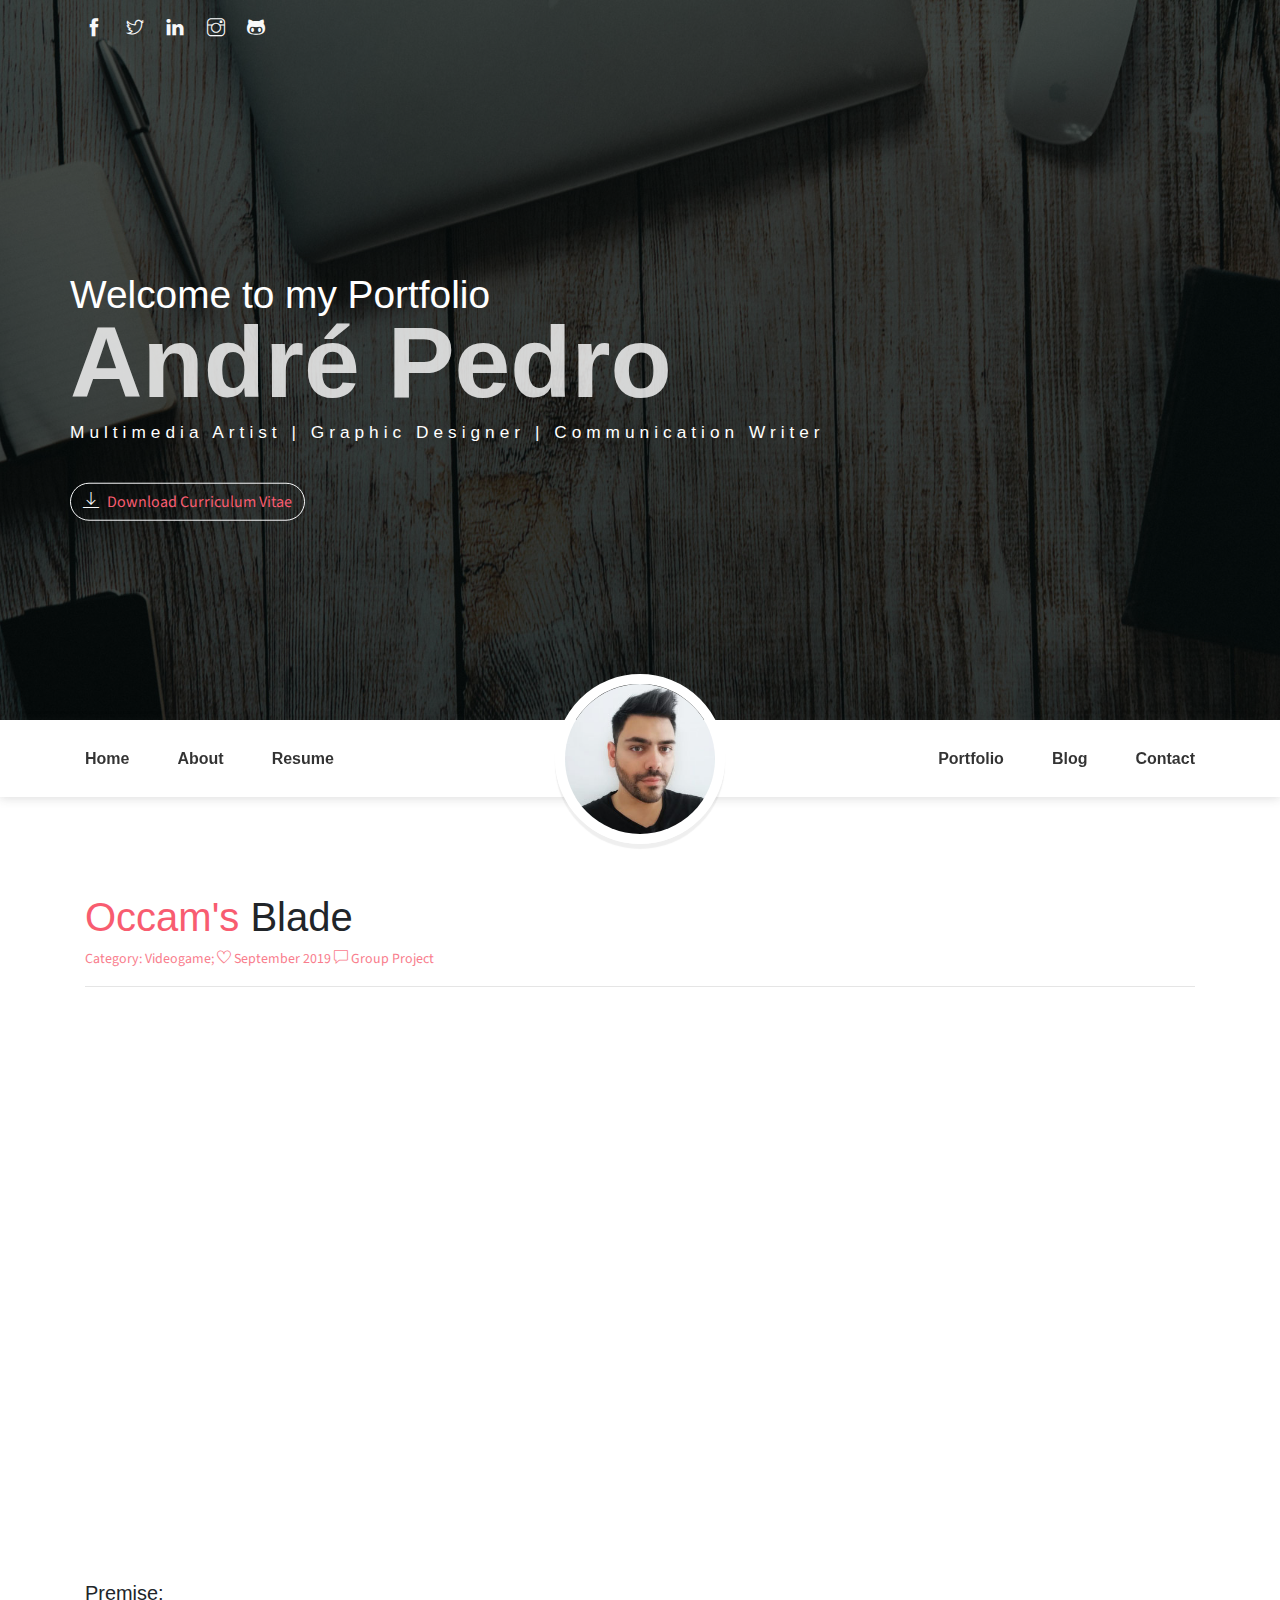
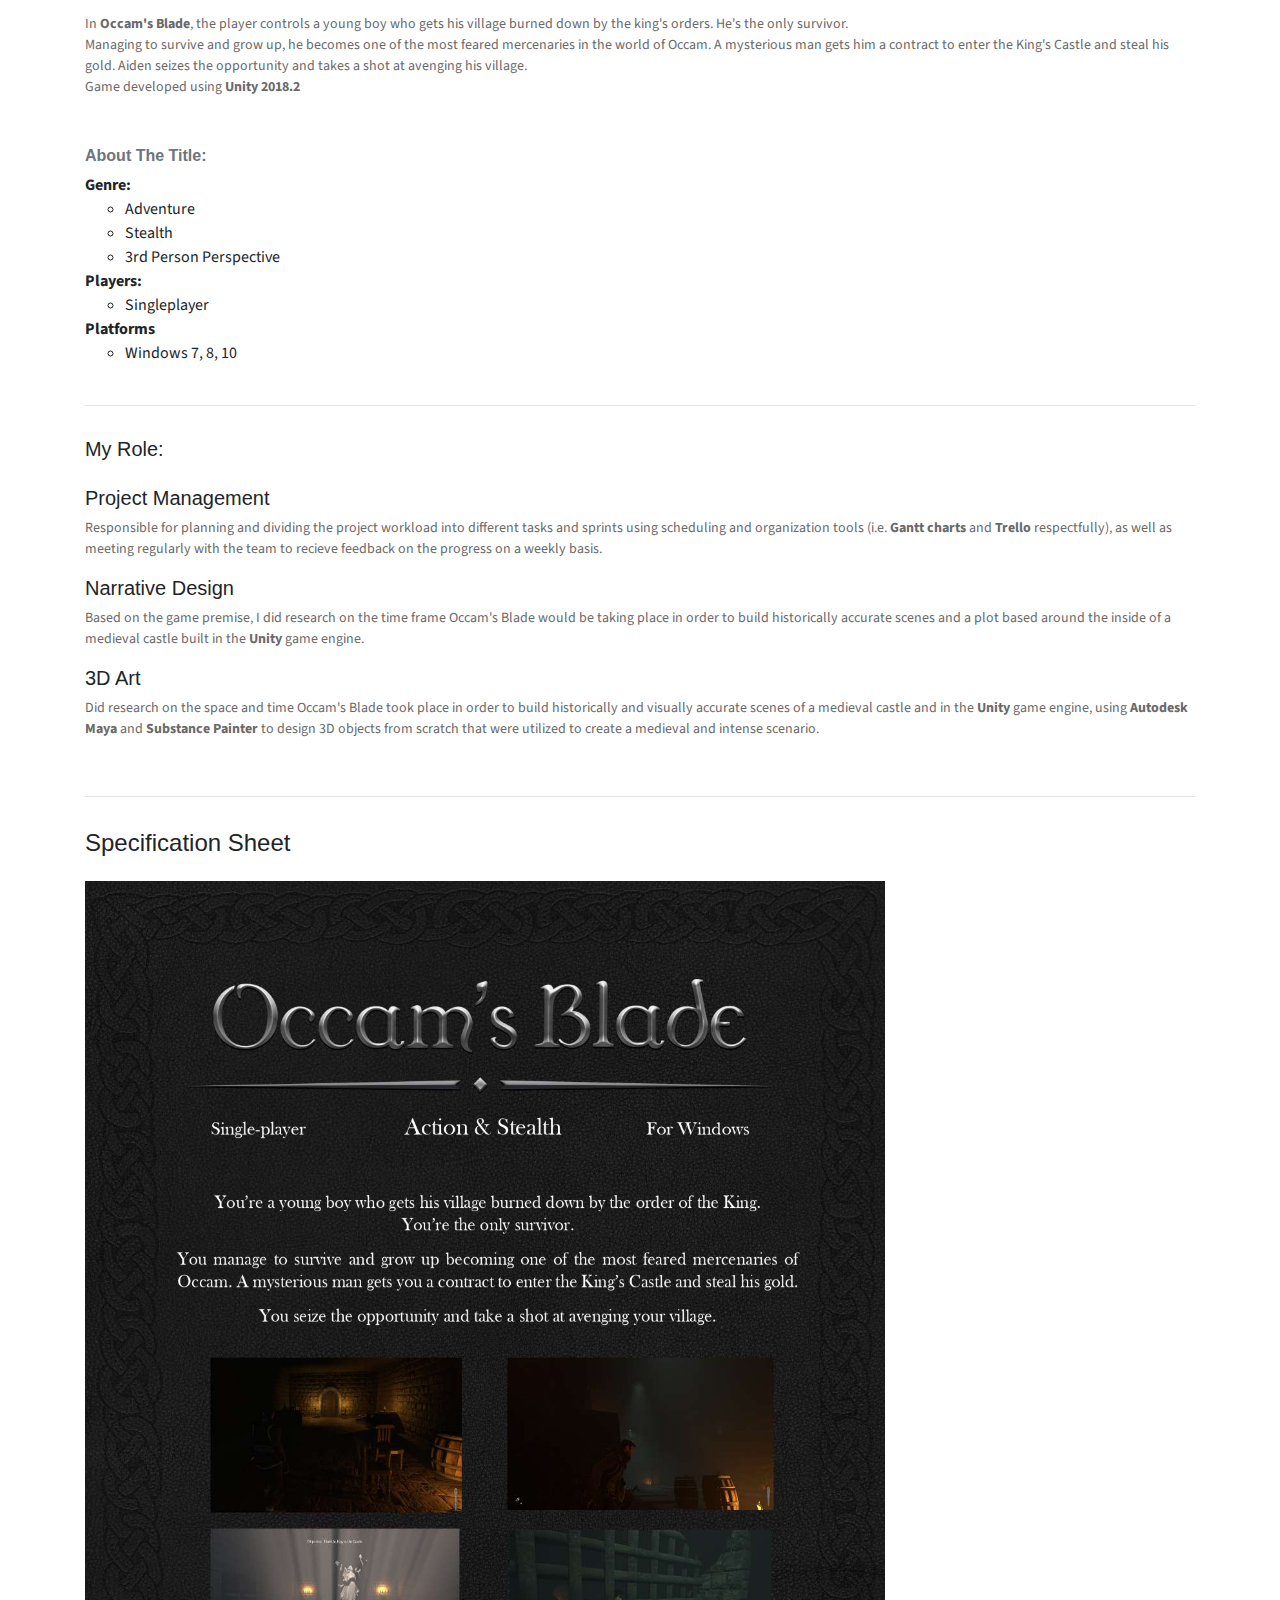
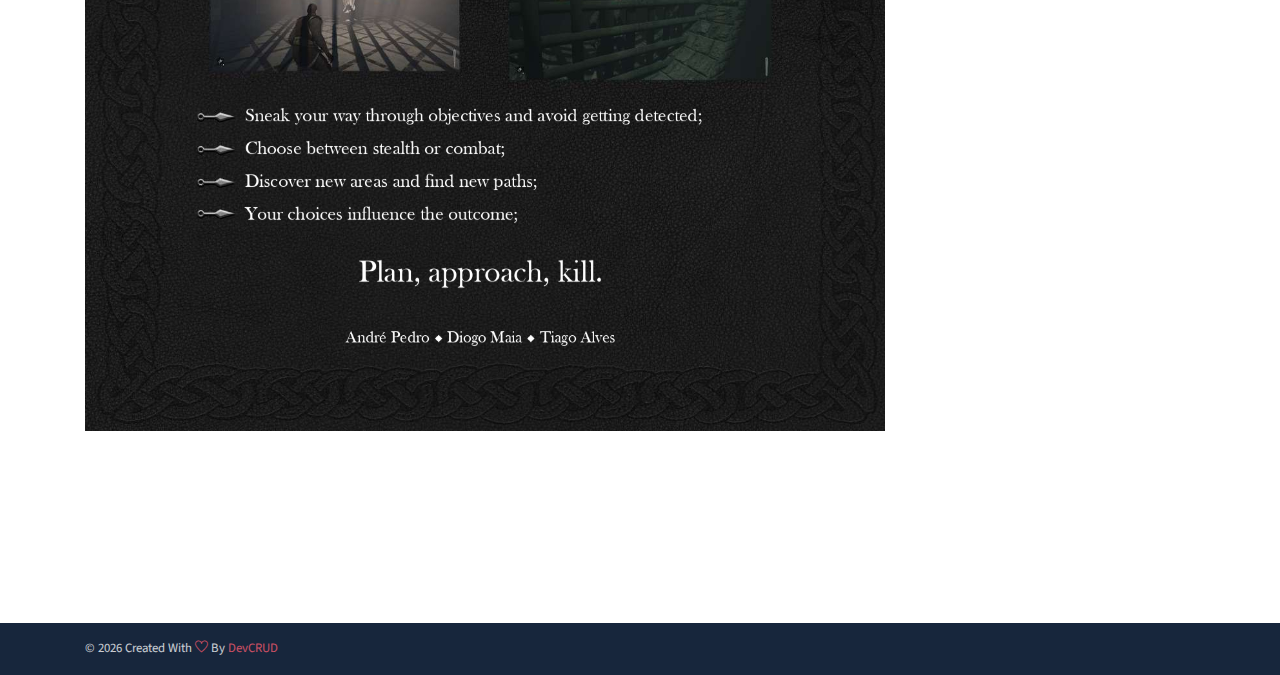
<file: occamsblade.html>
<!DOCTYPE html>
<html lang="en">

<head>
   <meta charset="utf-8">
   <meta name="viewport" content="width=device-width, initial-scale=1, shrink-to-fit=no">
   <meta name="description" content="André Pedro's portfolio.">
   <meta name="author" content="André Pedro">
   <title>André Pedro | Portfolio</title>
   <!-- font icons -->
   <link rel="stylesheet" href="assets/vendors/themify-icons/css/themify-icons.css">
   <!-- Bootstrap + JohnDoe main styles -->
   <link rel="stylesheet" href="assets/css/johndoe.css">
</head>

<body data-spy="scroll" data-target=".navbar" data-offset="40" id="home">
   <a href="components.html" class="btn btn-primary btn-component" data-spy="affix" data-offset-top="600"><i
         class="ti-shift-left-alt"></i> Components</a>
   <header class="header">
      <div class="container">
         <ul class="social-icons pt-3">
            <li class="social-item"><a class="social-link text-light" href="#"><i class="ti-facebook"
                     aria-hidden="true"></i></a></li>
            <li class="social-item"><a class="social-link text-light" href="#"><i class="ti-twitter"
                     aria-hidden="true"></i></a></li>
            <li class="social-item"><a class="social-link text-light"
                  href="https://www.linkedin.com/in/andrefrpedro/"><i class="ti-linkedin" aria-hidden="true"></i></a>
            </li>
            <li class="social-item"><a class="social-link text-light" href="#"><i class="ti-instagram"
                     aria-hidden="true"></i></a></li>
            <li class="social-item"><a class="social-link text-light" href="https://github.com/andre-pedro"><i
                     class="ti-github" aria-hidden="true"></i></a></li>
         </ul>
         <div class="header-content">
            <h4 class="header-subtitle">Welcome to my Portfolio</h4>
            <h1 class="header-title">André Pedro</h1>
            <h6 class="header-mono">Multimedia Artist | Graphic Designer | Communication Writer</h6>
            <button class="btn btn-outline-light btn-rounded"><i class="ti-download pr-2"></i><a href="assets/pdf/CV_AndrePedro_P.pdf" 
               download="CV Andre Pedro">Download Curriculum Vitae</a></button>
         </div>
      </div>
   </header>
   <nav class="navbar sticky-top navbar-expand-lg navbar-light bg-white" data-spy="affix" data-offset-top="510">
      <div class="container">
         <button class="navbar-toggler ml-auto" type="button" data-toggle="collapse"
            data-target="#navbarSupportedContent" aria-controls="navbarSupportedContent" aria-expanded="false"
            aria-label="Toggle navigation">
            <span class="navbar-toggler-icon"></span>
         </button>
         <div class="collapse mt-sm-20 navbar-collapse" id="navbarSupportedContent">
            <ul class="navbar-nav mr-auto">
               <li class="nav-item">
                  <a href="https://andre-pedro.github.io/" class="nav-link">Home</a>
               </li>
               <li class="nav-item">
                  <a href="https://andre-pedro.github.io/#about" class="nav-link">About</a>
               </li>
               <li class="nav-item">
                  <a href="https://andre-pedro.github.io/#resume" class="nav-link">Resume</a>
               </li>
            </ul>
            <ul class="navbar-nav brand">
               <img src="assets/imgs/avatar.jpg" alt="" class="brand-img">
               <li class="brand-txt">
                  <h5 class="brand-title">André Pedro</h5>
                  <div class="brand-subtitle">Web Designer | Developer</div>
               </li>
            </ul>
            <ul class="navbar-nav ml-auto">
               <li class="nav-item">
                  <a href="#portfolio" class="nav-link">Portfolio</a>
               </li>
               <li class="nav-item">
                  <a href="#blog" class="nav-link">Blog</a>
               </li>
               <li class="nav-item last-item">
                  <a href="#contact" class="nav-link">Contact</a>
               </li>
            </ul>
         </div>
      </div>
   </nav>

   <!-- main content -->
   <div class="container">


      <!-- devider -->
      <div class="py-5"></div>



      <!-- typography -->
      <h1 class="components-section-title"><span class="text-danger">Occam's</span> Blade</h1>
      <p class="post-details">
         <a href="#">Category: Videogame;</a>
         <a href="#"><i class="ti-heart text-danger"></i> September 2019</a>
         <a href="#"><i class="ti-comment"></i> Group Project</a>
      </p>
      <hr>

      <div class="portfolio-item">

         <div class="content-holder">

            <!--youtube embed-->
            <iframe width="960" height="540" src="https://www.youtube.com/embed/Tk0gLD3NkRY" 
            title="YouTube video player" frameborder="0" 
            allow="accelerometer; autoplay; clipboard-write; encrypted-media; gyroscope; picture-in-picture" 
            allowfullscreen></iframe>


            <!-- divider -->
            <div class="py-3"></div>
            <h4 class="title">Premise: <br></h4>

            <p>In <b>Occam's Blade</b>, the player controls a young boy who gets his village burned down by 
               the king's orders. He's the only survivor. <br>
               Managing to survive and grow up, he becomes one of the most feared mercenaries in the world of Occam. 
               A mysterious man gets him a contract to enter the King's Castle and steal his gold.
               Aiden seizes the opportunity and takes a shot at avenging his village. <br>
               Game developed using <b>Unity 2018.2</b></p>

            <!-- <a href="#" class="read-more">Read more <i class="ti-angle-double-right"></i></a> -->


            <div class="py-3"></div>
            <h6 class="font-weight-bold text-muted">About The Title:</h6>
            <ul class="list-unstyled">
               <li><b>Genre:</b></li>
               <ul>
                  <li>Adventure</li>
                  <li>Stealth</li>
                  <li>3rd Person Perspective</li>
               </ul>
               </li>
               <li><b>Players:</b></li>
               <ul>
                  <li>Singleplayer</li>
               </ul>
               <li><b>Platforms</b></li>
               <ul>
                  <li>Windows 7, 8, 10</li>
               </ul>
            </ul>
            <div class="py-1"></div>
            <hr>

            <!-- divider -->
            <div class="py-2"></div>
            <h4 class="title">My Role: <br></h4>
            <div class="py-2"></div>
            
            <h5>Project Management</h5>
            <p>Responsible for planning and dividing the project workload into different tasks and sprints using
               scheduling and organization tools (i.e. <b>Gantt charts</b> and <b>Trello</b> respectfully), as well as
               meeting regularly with the team to recieve feedback on the progress on a weekly basis. </p>
               <h5>Narrative Design</h5>
               <p>Based on the game premise, I did research on the time frame Occam's Blade would be taking place in order to
                  build historically accurate scenes and a plot based around the inside of a medieval castle built in the <b>Unity</b> game
                  engine. </p>
                  <h5>3D Art</h5>
                  <p> Did research on the space and time Occam's Blade took place in order to build historically and visually 
                     accurate scenes of a medieval castle and  in the <b>Unity</b> game engine, using <b>Autodesk Maya</b> and 
                     <b>Substance Painter</b> to design 3D objects from scratch that were utilized to create a medieval and intense scenario. </p> <br>
                     <hr>
                     <div class="py-2"></div>
                     <h4>Specification Sheet</h4>
                     <div class="py-2"></div>
               <img src="assets/imgs/occamsbladespecsheet.jfif" width="800" height="1150"> 





         </div>
         <!-- end of typography -->

      </div>
   </div>

   <!-- dividers -->
   <div class="py-5"></div>
   <div class="py-5"></div>

   <!-- Page Footer -->
   <footer class="footer py-3">
      <div class="container">
         <p class="small mb-0 text-light">
            &copy;
            <script>document.write(new Date().getFullYear())</script> Created With <i class="ti-heart text-danger"></i>
            By <a href="http://devcrud.com" target="_blank"><span class="text-danger"
                  title="Bootstrap 4 Themes and Dashboards">DevCRUD</span></a>
         </p>
      </div>
   </footer>
   <!-- End of Page Footer -->

   <!-- core  -->
   <script src="assets/vendors/jquery/jquery-3.4.1.js"></script>
   <script src="assets/vendors/bootstrap/bootstrap.bundle.js"></script>

</body>

</html>
</file>
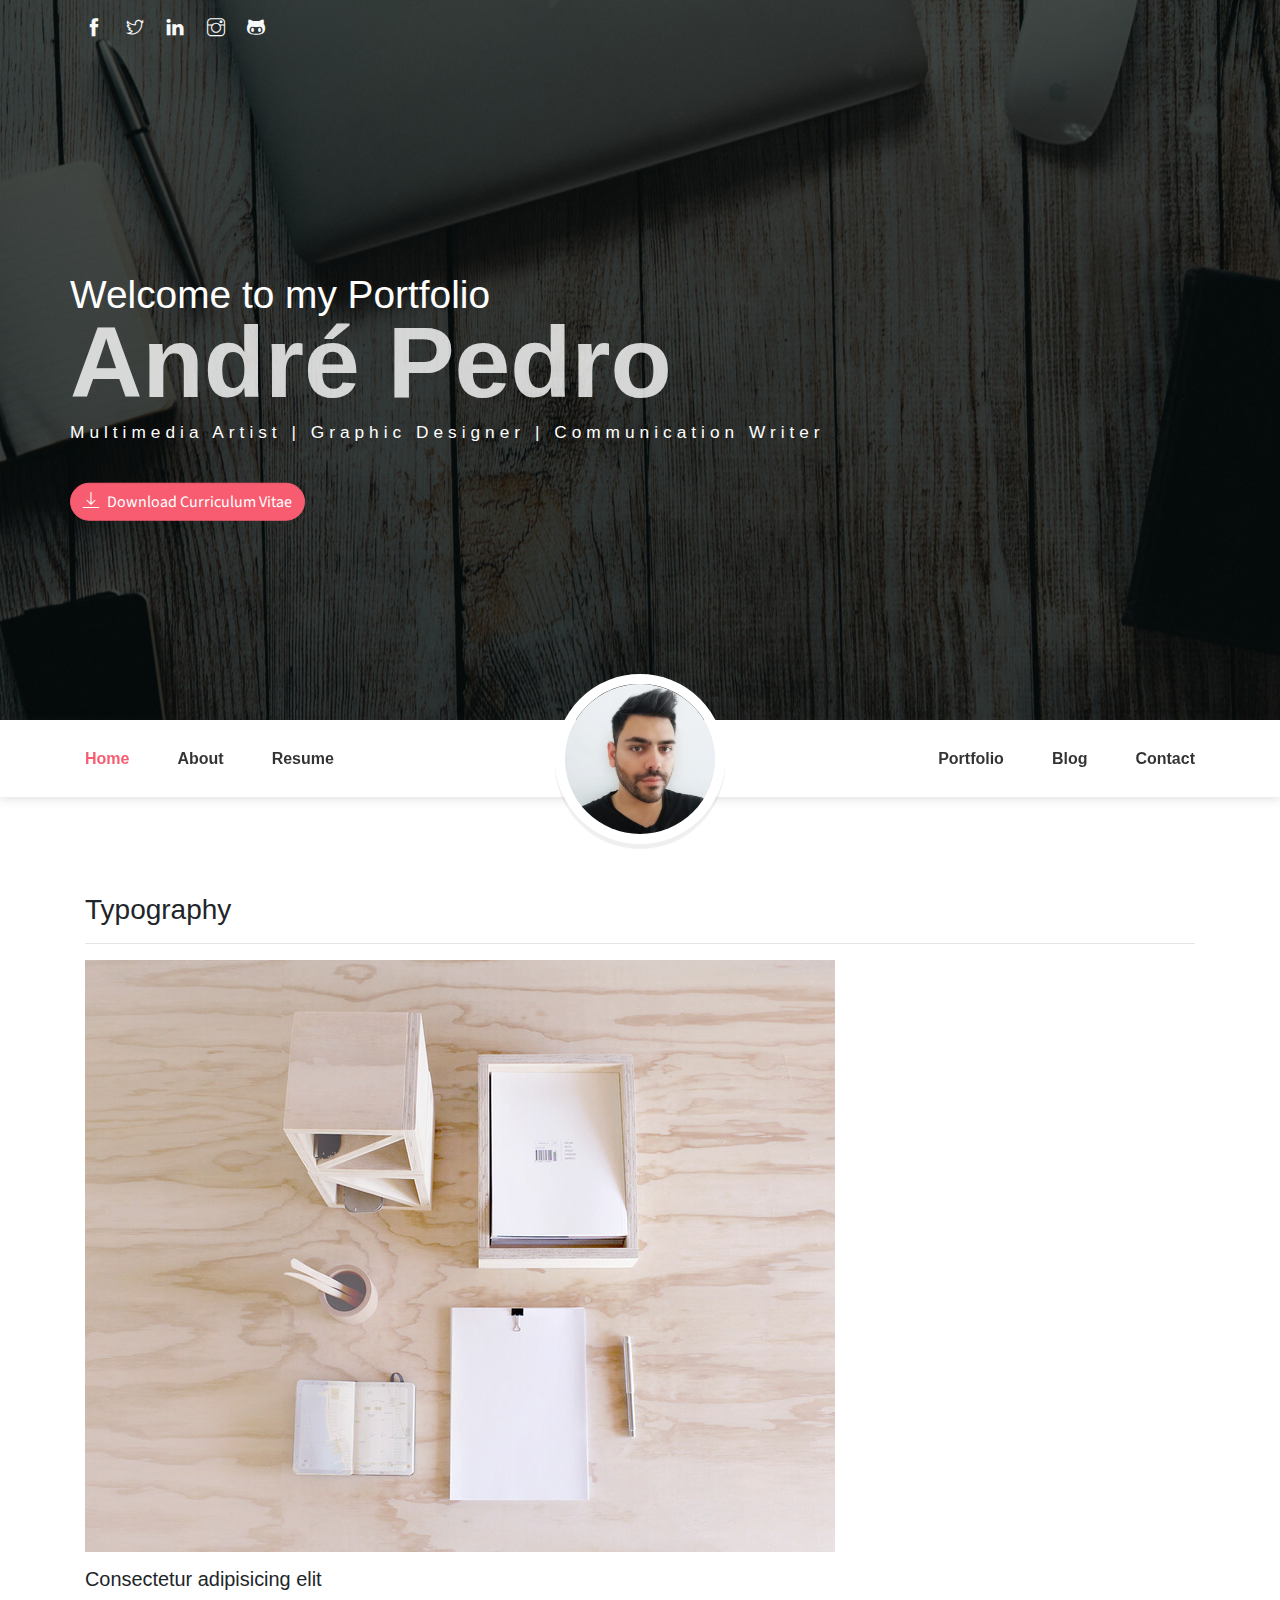
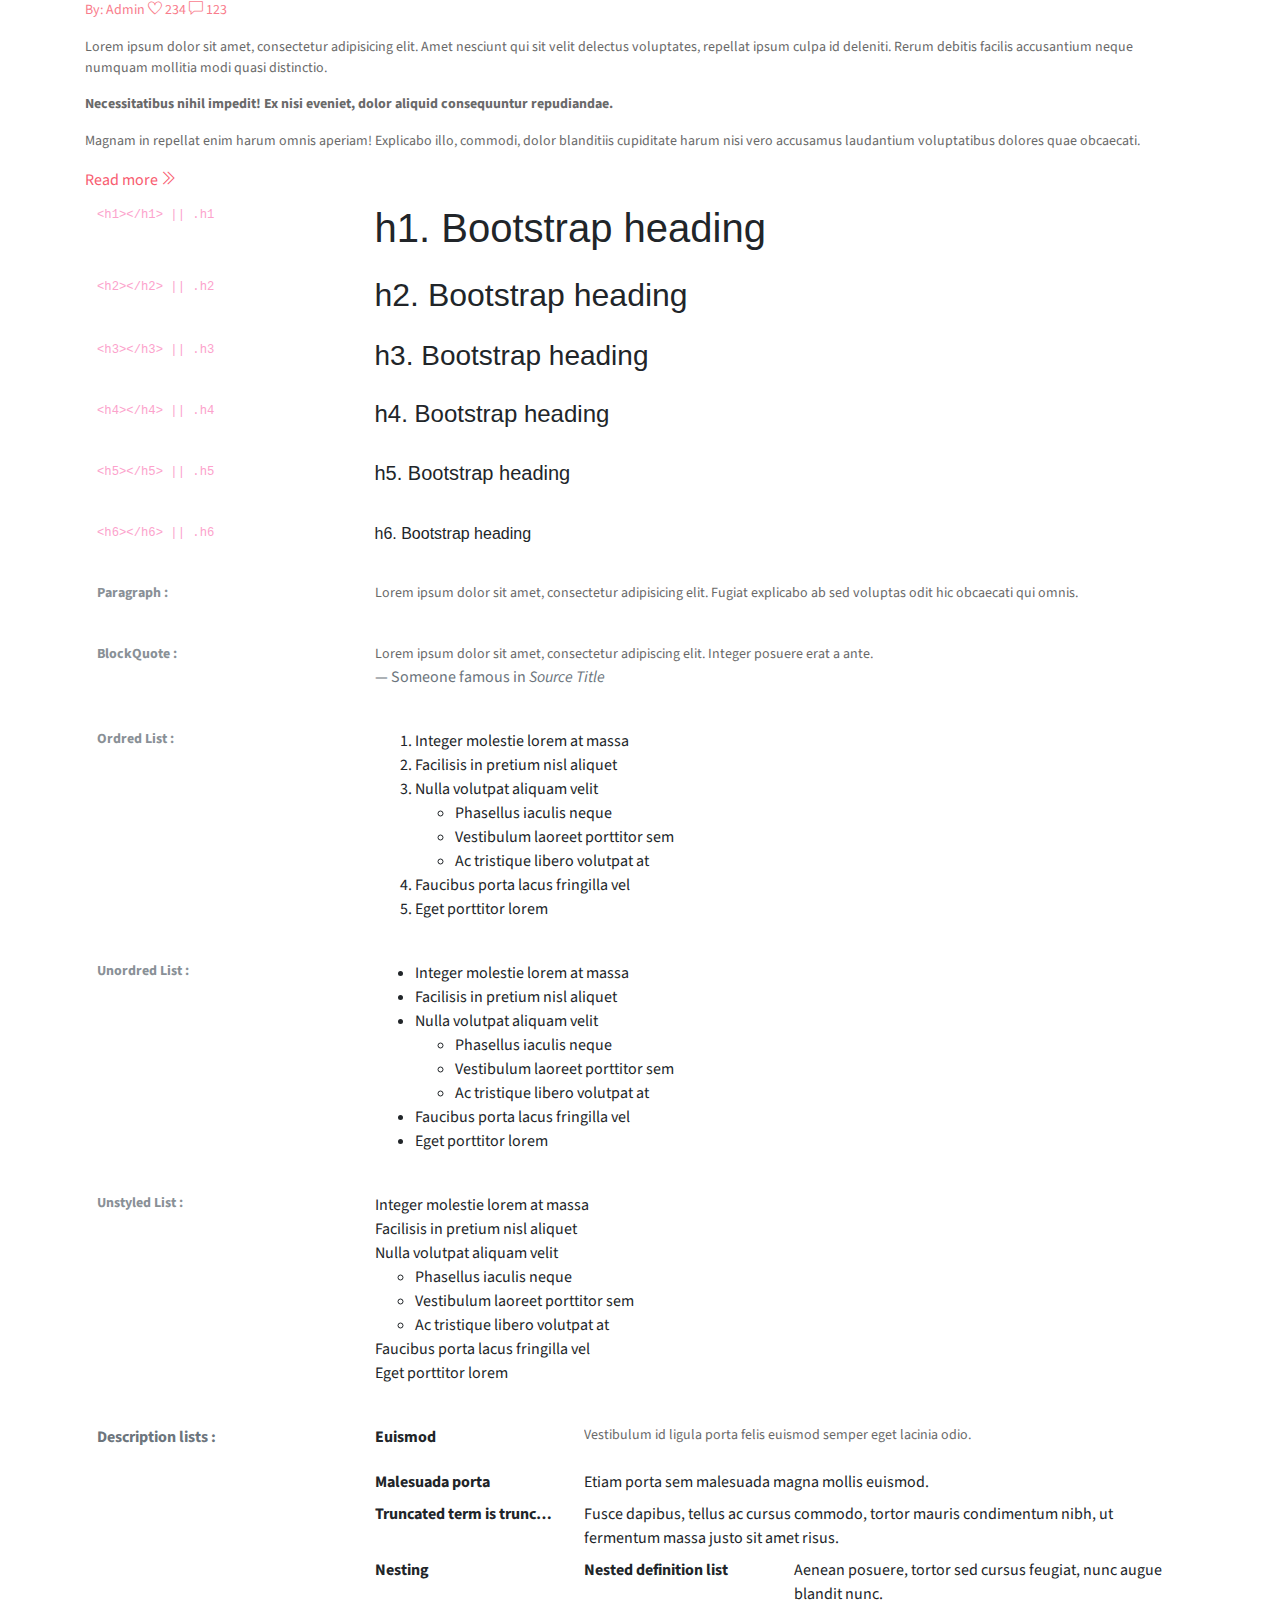
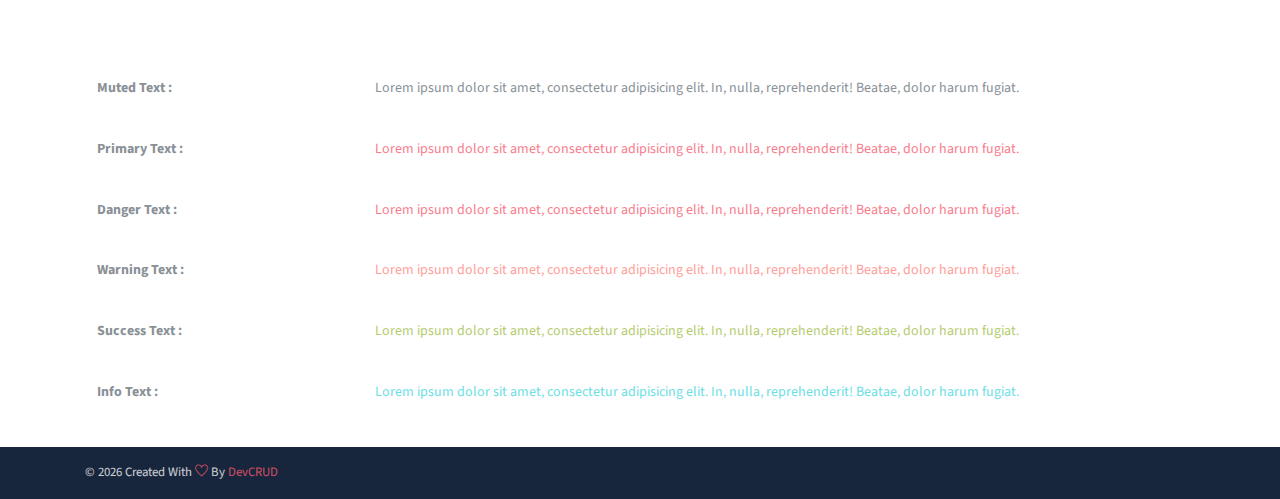
<file: page1.html>
<!DOCTYPE html>
<html lang="en">
<head>
	<meta charset="utf-8">
    <meta name="viewport" content="width=device-width, initial-scale=1, shrink-to-fit=no">
    <meta name="description" content="André Pedro's portfolio.">
    <meta name="author" content="André Pedro">
    <title>André Pedro | Portfolio</title>
    <!-- font icons -->
    <link rel="stylesheet" href="assets/vendors/themify-icons/css/themify-icons.css">
    <!-- Bootstrap + JohnDoe main styles -->
	<link rel="stylesheet" href="assets/css/johndoe.css">
</head>
<body data-spy="scroll" data-target=".navbar" data-offset="40" id="home">
    <a href="components.html" class="btn btn-primary btn-component" data-spy="affix" data-offset-top="600"><i class="ti-shift-left-alt"></i> Components</a>
    <header class="header">
        <div class="container">
            <ul class="social-icons pt-3">
                <li class="social-item"><a class="social-link text-light" href="#"><i class="ti-facebook" aria-hidden="true"></i></a></li>
                <li class="social-item"><a class="social-link text-light" href="#"><i class="ti-twitter" aria-hidden="true"></i></a></li>
                <li class="social-item"><a class="social-link text-light" href="https://www.linkedin.com/in/andrefrpedro/"><i class="ti-linkedin" aria-hidden="true"></i></a></li>
                <li class="social-item"><a class="social-link text-light" href="#"><i class="ti-instagram" aria-hidden="true"></i></a></li>
                <li class="social-item"><a class="social-link text-light" href="https://github.com/andre-pedro"><i class="ti-github" aria-hidden="true"></i></a></li>
            </ul>  
            <div class="header-content">
                <h4 class="header-subtitle" >Welcome to my Portfolio</h4>
                <h1 class="header-title">André Pedro</h1>
                <h6 class="header-mono" >Multimedia Artist | Graphic Designer | Communication Writer</h6>
                <button class="btn btn-primary btn-rounded"><i class="ti-download pr-2"></i>Download Curriculum Vitae</button>
            </div>
        </div>
    </header>    
    <nav class="navbar sticky-top navbar-expand-lg navbar-light bg-white" data-spy="affix" data-offset-top="510">
        <div class="container">
            <button class="navbar-toggler ml-auto" type="button" data-toggle="collapse" data-target="#navbarSupportedContent" aria-controls="navbarSupportedContent" aria-expanded="false" aria-label="Toggle navigation">
                <span class="navbar-toggler-icon"></span>
            </button>
            <div class="collapse mt-sm-20 navbar-collapse" id="navbarSupportedContent">
                <ul class="navbar-nav mr-auto">
                    <li class="nav-item">
                        <a href="#home" class="nav-link">Home</a>
                    </li>
                    <li class="nav-item">
                        <a href="#about" class="nav-link">About</a>
                    </li>
                    <li class="nav-item">
                        <a href="#resume" class="nav-link">Resume</a>
                    </li>
                </ul>
                <ul class="navbar-nav brand">
                    <img src="assets/imgs/avatar.jpg" alt="" class="brand-img">
                    <li class="brand-txt">
                        <h5 class="brand-title">André Pedro</h5>
                        <div class="brand-subtitle">Web Designer | Developer</div>
                    </li>
                </ul>
                <ul class="navbar-nav ml-auto">
                    <li class="nav-item">
                        <a href="#portfolio" class="nav-link">Portfolio</a>
                    </li>
                    <li class="nav-item">
                        <a href="#blog" class="nav-link">Blog</a>
                    </li>
                    <li class="nav-item last-item">
                        <a href="#contact" class="nav-link">Contact</a>
                    </li>
                </ul>
            </div>
        </div>
    </nav>

   <!-- main content -->
   <div class="container">
          

    <!-- devider -->
    <div class="py-5"></div>   
    


    <!-- typography -->
    <h3 class="components-section-title">Typography</h3>
    <hr>
   
    <div class="portfolio-item">
        <img src="assets/imgs/web-2.jpg" class="img-fluid" alt="Download free bootstrap 4 admin dashboard, free boootstrap 4 templates">
        <div class="content-holder">
            <a class="img-popup" href="assets/imgs/web-2.jpg"></a>
             <!-- divider -->
    <div class="py-2"></div> 
            <h6 class="title">Consectetur adipisicing elit</h6>

        <p class="post-details">
            <a href="#">By: Admin</a>
            <a href="#"><i class="ti-heart text-danger"></i> 234</a>
            <a href="#"><i class="ti-comment"></i> 123</a>
        </p>
        
        <p>Lorem ipsum dolor sit amet, consectetur adipisicing elit. Amet nesciunt qui sit velit delectus voluptates, repellat ipsum culpa id deleniti. Rerum debitis facilis accusantium neque numquam mollitia modi quasi distinctio.</p>

        <p><b>Necessitatibus nihil impedit! Ex nisi eveniet, dolor aliquid consequuntur repudiandae.</b></p>
        <p>Magnam in repellat enim harum omnis aperiam! Explicabo illo, commodi, dolor blanditiis cupiditate harum nisi vero accusamus laudantium voluptatibus dolores quae obcaecati.</p>

        <a href="#" class="read-more">Read more <i class="ti-angle-double-right"></i></a>

        </div>   
    </div>  

    <table class="table table-borderless v-align-center">
       <tbody>
          <tr>
             <td>
                <p><code class="highlighter-rouge">&lt;h1&gt;&lt;/h1&gt; || .h1</code></p>
             </td>
             <td class="w-75"><span class="h1">h1. Bootstrap heading</span></td>
          </tr>
          <tr>
             <td>
                <p><code class="highlighter-rouge">&lt;h2&gt;&lt;/h2&gt; || .h2</code></p>
             </td>
             <td><span class="h2">h2. Bootstrap heading</span></td>
          </tr>
          <tr>
             <td>
                <p><code class="highlighter-rouge">&lt;h3&gt;&lt;/h3&gt; || .h3</code></p>
             </td>
             <td><span class="h3">h3. Bootstrap heading</span></td>
          </tr>
          <tr>
             <td>
                <p><code class="highlighter-rouge">&lt;h4&gt;&lt;/h4&gt; || .h4</code></p>
             </td>
             <td><span class="h4">h4. Bootstrap heading</span></td>
          </tr>
          <tr>
             <td>
                <p><code class="highlighter-rouge">&lt;h5&gt;&lt;/h5&gt; || .h5</code></p>
             </td>
             <td><span class="h5">h5. Bootstrap heading</span></td>
          </tr>
          <tr>
             <td>
                <p><code class="highlighter-rouge">&lt;h6&gt;&lt;/h6&gt; || .h6</code></p>
             </td>
             <td><span class="h6">h6. Bootstrap heading</span></td>
          </tr>
          <tr>
             <td>
                <p class="font-weight-bold text-muted">Paragraph :</p>
             </td>
             <td><p>Lorem ipsum dolor sit amet, consectetur adipisicing elit. Fugiat explicabo ab sed voluptas odit hic obcaecati qui omnis.</p></td>
          </tr>
          <tr>
             <td>
                <p class="font-weight-bold text-muted">BlockQuote :</p>
             </td>
             <td>
                <blockquote class="blockquote">
                   <p class="mb-0">Lorem ipsum dolor sit amet, consectetur adipiscing elit. Integer posuere erat a ante.</p>
                   <footer class="blockquote-footer">Someone famous in <cite title="Source Title">Source Title</cite></footer>
                </blockquote>
             </td>
          </tr>

          
          <tr>
             <td><p class="font-weight-bold text-muted">Ordred List :</p></td>
             <td>
                <ol>
                   <li>Integer molestie lorem at massa</li>
                   <li>Facilisis in pretium nisl aliquet</li>
                   <li>Nulla volutpat aliquam velit
                      <ul>
                         <li>Phasellus iaculis neque</li>
                         <li>Vestibulum laoreet porttitor sem</li>
                         <li>Ac tristique libero volutpat at</li>
                      </ul>
                   </li>
                   <li>Faucibus porta lacus fringilla vel</li>
                   <li>Eget porttitor lorem</li>
                </ol>
             </td>
          </tr>
          <tr>
             <td><p class="font-weight-bold text-muted">Unordred List :</p></td>
             <td>
                <ul >
                   <li>Integer molestie lorem at massa</li>
                   <li>Facilisis in pretium nisl aliquet</li>
                   <li>Nulla volutpat aliquam velit
                      <ul>
                         <li>Phasellus iaculis neque</li>
                         <li>Vestibulum laoreet porttitor sem</li>
                         <li>Ac tristique libero volutpat at</li>
                      </ul>
                   </li>
                   <li>Faucibus porta lacus fringilla vel</li>
                   <li>Eget porttitor lorem</li>
                </ul>
             </td>
          </tr>
          <tr>
             <td><p class="font-weight-bold text-muted">Unstyled List :</p></td>
             <td>
                <ul class="list-unstyled">
                   <li>Integer molestie lorem at massa</li>
                   <li>Facilisis in pretium nisl aliquet</li>
                   <li>Nulla volutpat aliquam velit
                      <ul>
                         <li>Phasellus iaculis neque</li>
                         <li>Vestibulum laoreet porttitor sem</li>
                         <li>Ac tristique libero volutpat at</li>
                      </ul>
                   </li>
                   <li>Faucibus porta lacus fringilla vel</li>
                   <li>Eget porttitor lorem</li>
                </ul>
             </td>
          </tr>
          <tr>
             <td class="font-weight-bold text-muted">Description lists : </td>
             <td>
                <dl class="row">
                   <dt class="col-sm-3">Euismod</dt>
                   <dd class="col-sm-9">
                      <p>Vestibulum id ligula porta felis euismod semper eget lacinia odio.</p>
                   </dd>

                   <dt class="col-sm-3">Malesuada porta</dt>
                   <dd class="col-sm-9">Etiam porta sem malesuada magna mollis euismod.</dd>

                   <dt class="col-sm-3 text-truncate">Truncated term is truncated</dt>
                   <dd class="col-sm-9">Fusce dapibus, tellus ac cursus commodo, tortor mauris condimentum nibh, ut fermentum massa justo sit amet risus.</dd>

                   <dt class="col-sm-3">Nesting</dt>
                   <dd class="col-sm-9">
                      <dl class="row">
                         <dt class="col-sm-4">Nested definition list</dt>
                         <dd class="col-sm-8">Aenean posuere, tortor sed cursus feugiat, nunc augue blandit nunc.</dd>
                      </dl>
                   </dd>
                </dl>
             </td>
          </tr>
          <tr>
             <td>
                <p class="font-weight-bold text-muted">Muted Text :</p>
             </td>
             <td>
                <p class="text-muted">Lorem ipsum dolor sit amet, consectetur adipisicing elit. In, nulla, reprehenderit! Beatae, dolor harum fugiat.</p>
             </td>
          </tr>
          <tr>
             <td>
                <p class="font-weight-bold text-muted">Primary Text :</p>
             </td>
             <td>
                <p class="text-primary">Lorem ipsum dolor sit amet, consectetur adipisicing elit. In, nulla, reprehenderit! Beatae, dolor harum fugiat.</p>
             </td>
          </tr>
          <tr>
             <td>
                <p class="font-weight-bold text-muted">Danger Text :</p>
             </td>
             <td>
                <p class="text-danger">Lorem ipsum dolor sit amet, consectetur adipisicing elit. In, nulla, reprehenderit! Beatae, dolor harum fugiat.</p>
             </td>
          </tr>
          <tr>
             <td>
                <p class="font-weight-bold text-muted">Warning Text :</p>
             </td>
             <td>
                <p class="text-warning">Lorem ipsum dolor sit amet, consectetur adipisicing elit. In, nulla, reprehenderit! Beatae, dolor harum fugiat.</p>
             </td>
          </tr>
          <tr>
             <td>
                <p class="font-weight-bold text-muted">Success Text :</p>
             </td>
             <td>
                <p class="text-success">Lorem ipsum dolor sit amet, consectetur adipisicing elit. In, nulla, reprehenderit! Beatae, dolor harum fugiat.</p>
             </td>
          </tr>
          <tr>
             <td>
                <p class="font-weight-bold text-muted">Info Text :</p>
             </td>
             <td>
                <p class="text-info">Lorem ipsum dolor sit amet, consectetur adipisicing elit. In, nulla, reprehenderit! Beatae, dolor harum fugiat.</p>
             </td>
          </tr>
       </tbody>
    </table>
 </div>
 <!-- end of typography -->

 <!-- Page Footer -->
 <footer class="footer py-3">
      <div class="container">
          <p class="small mb-0 text-light">
              &copy; <script>document.write(new Date().getFullYear())</script> Created With <i class="ti-heart text-danger"></i> By <a href="http://devcrud.com" target="_blank"><span class="text-danger" title="Bootstrap 4 Themes and Dashboards">DevCRUD</span></a> 
          </p>
      </div>
  </footer>
 <!-- End of Page Footer -->  
 
 <!-- core  -->
 <script src="assets/vendors/jquery/jquery-3.4.1.js"></script>
 <script src="assets/vendors/bootstrap/bootstrap.bundle.js"></script>

</body>
</html>
</file>
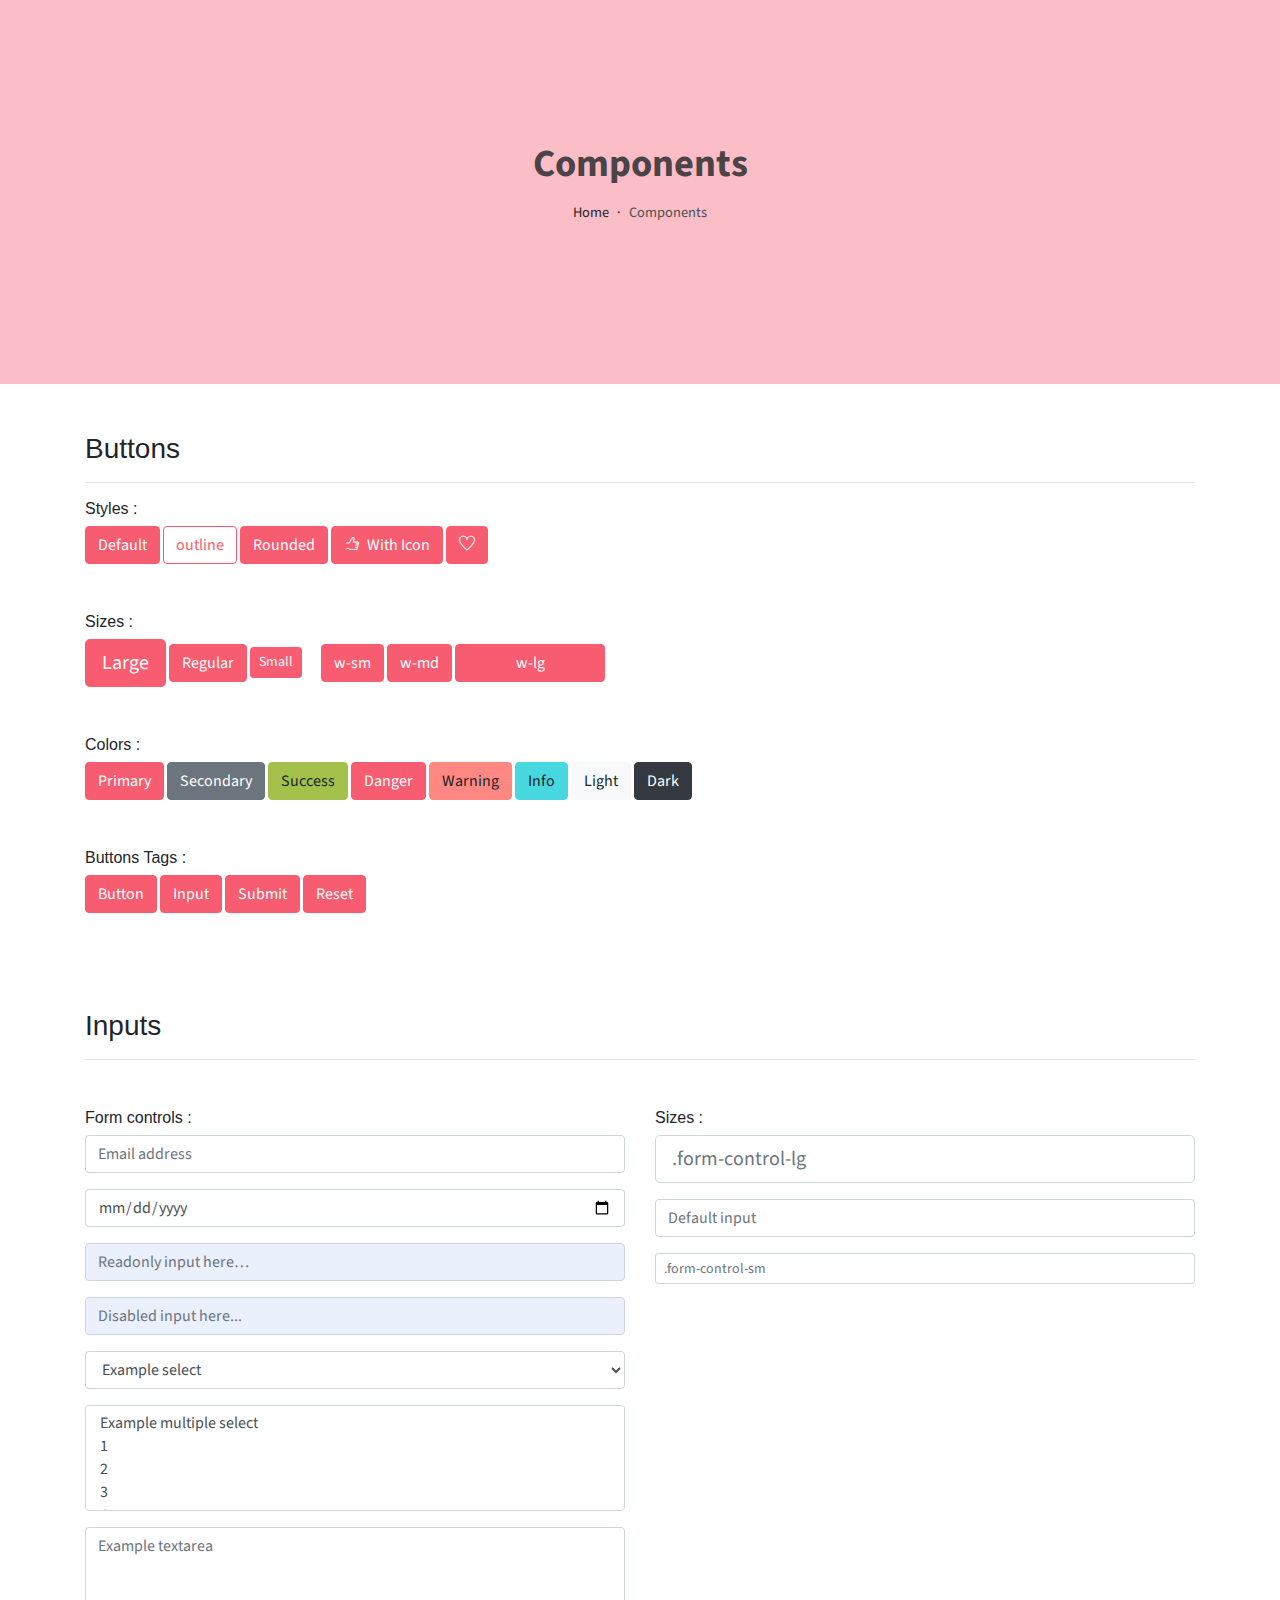
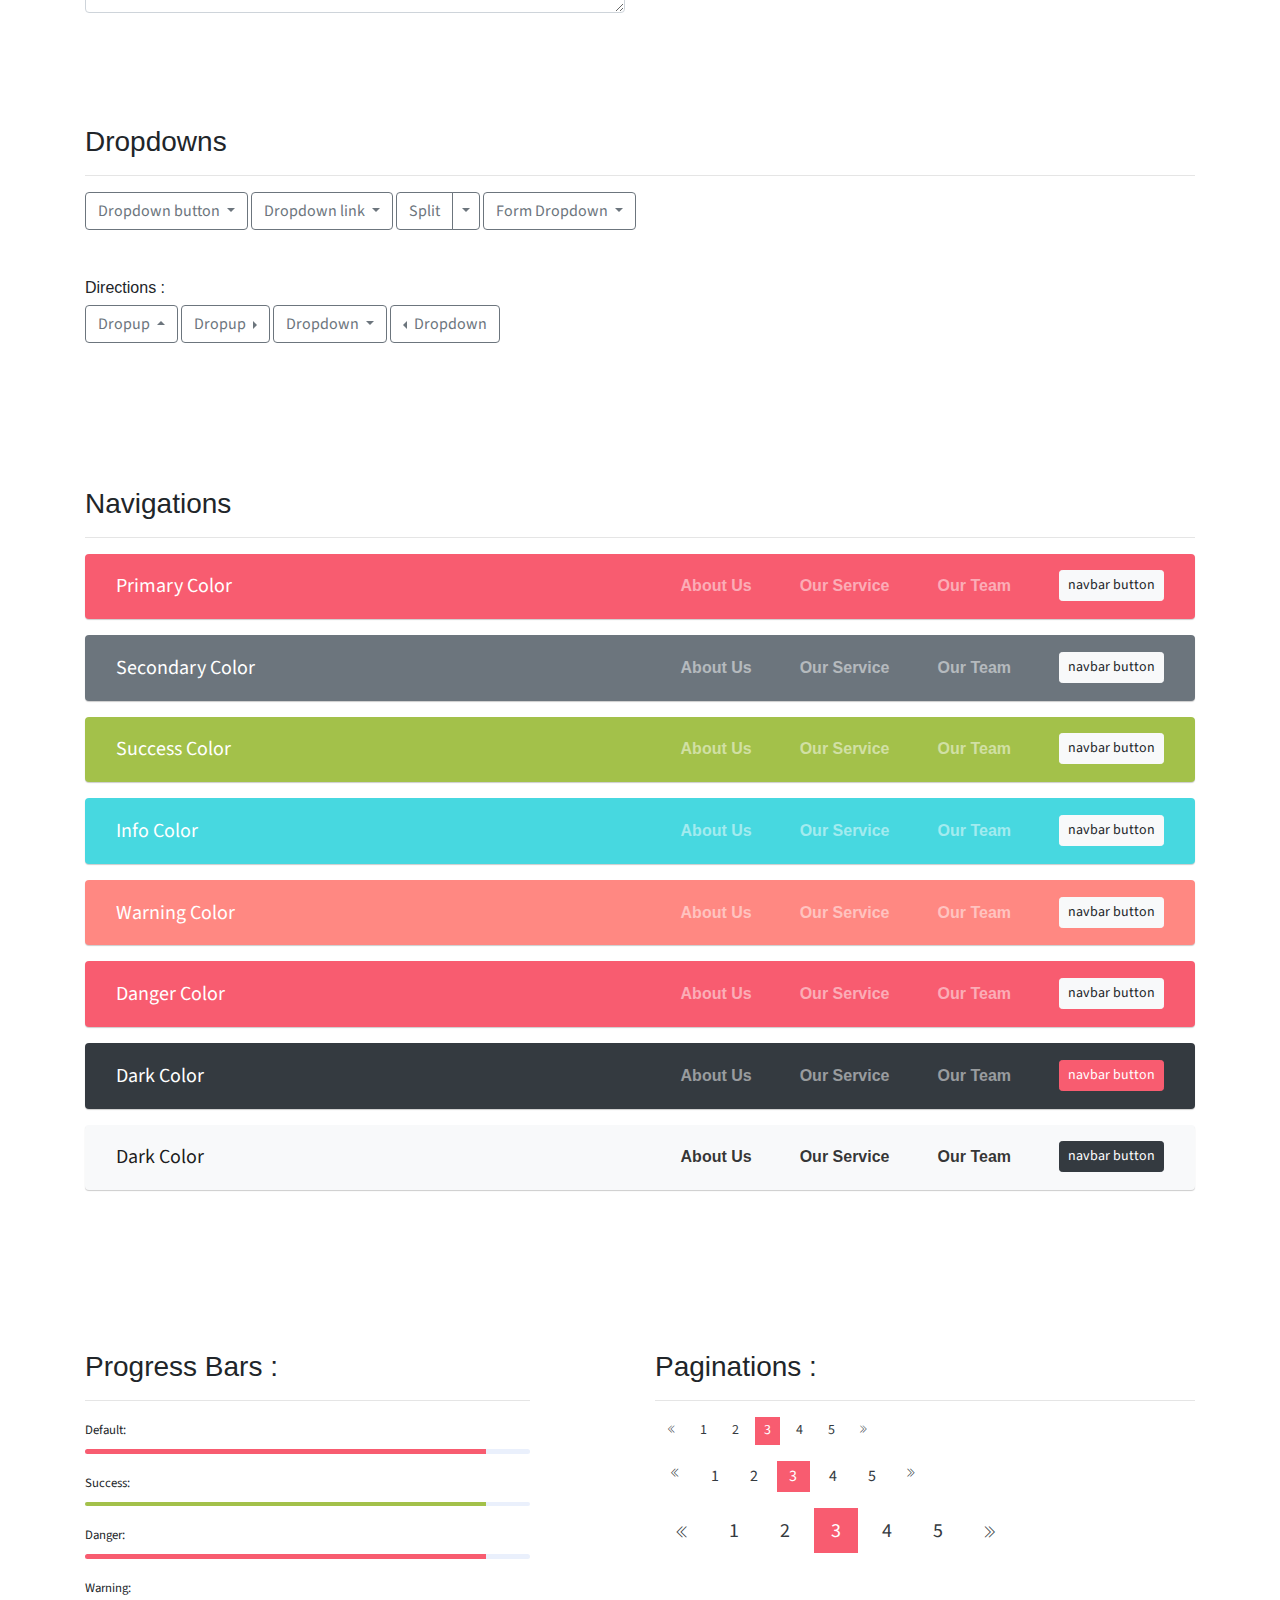
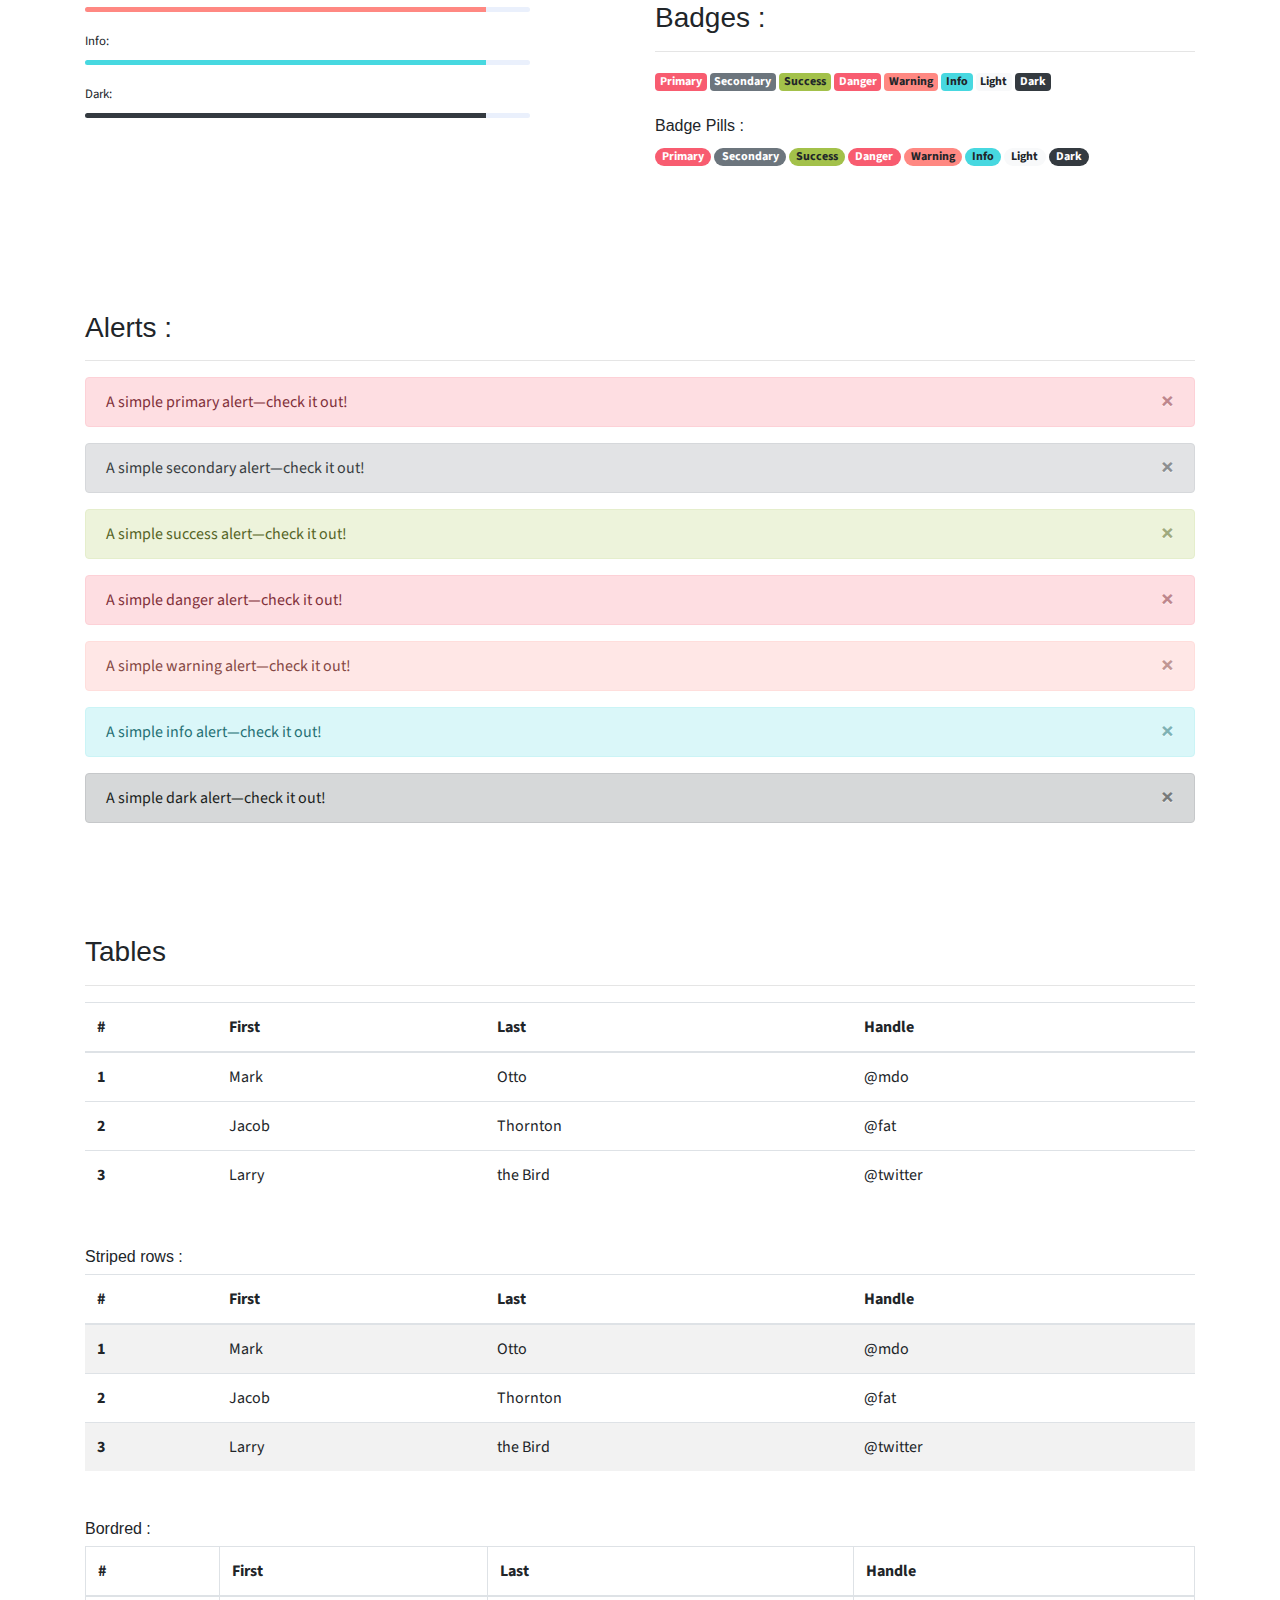
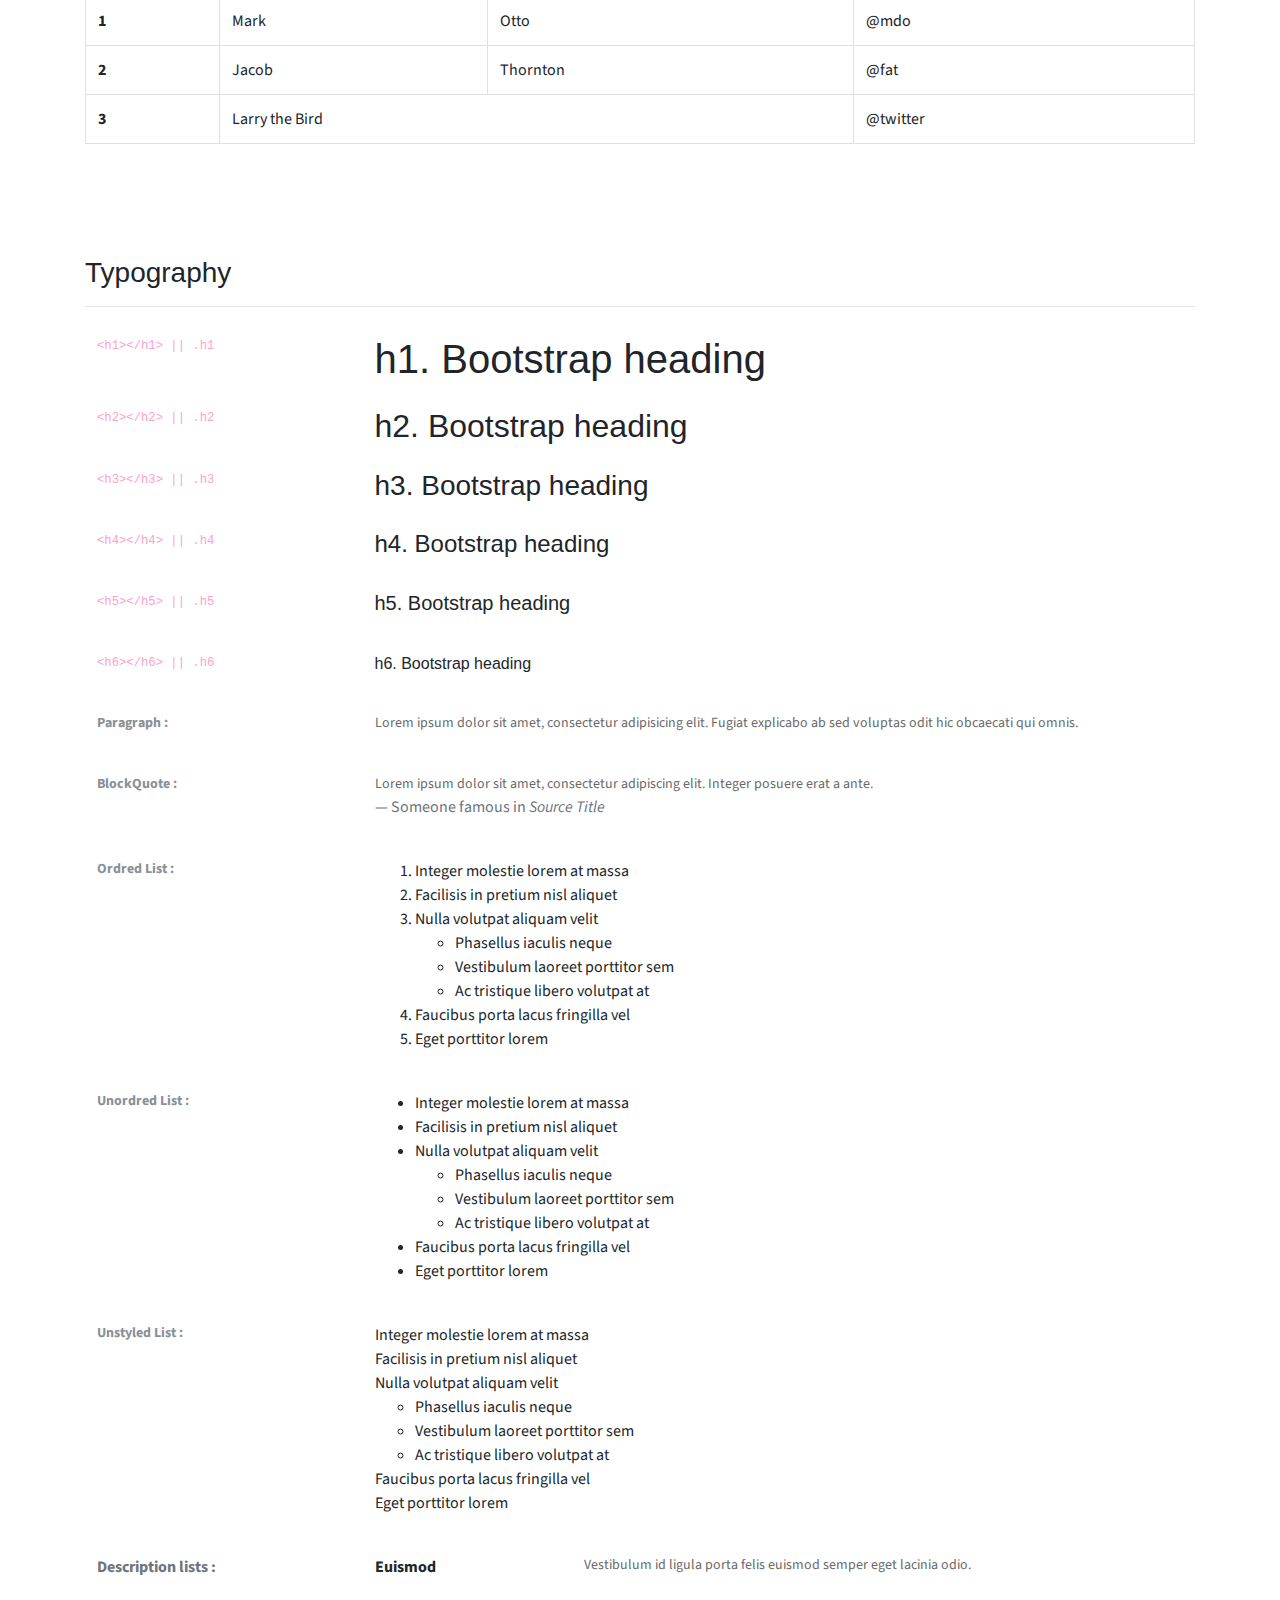
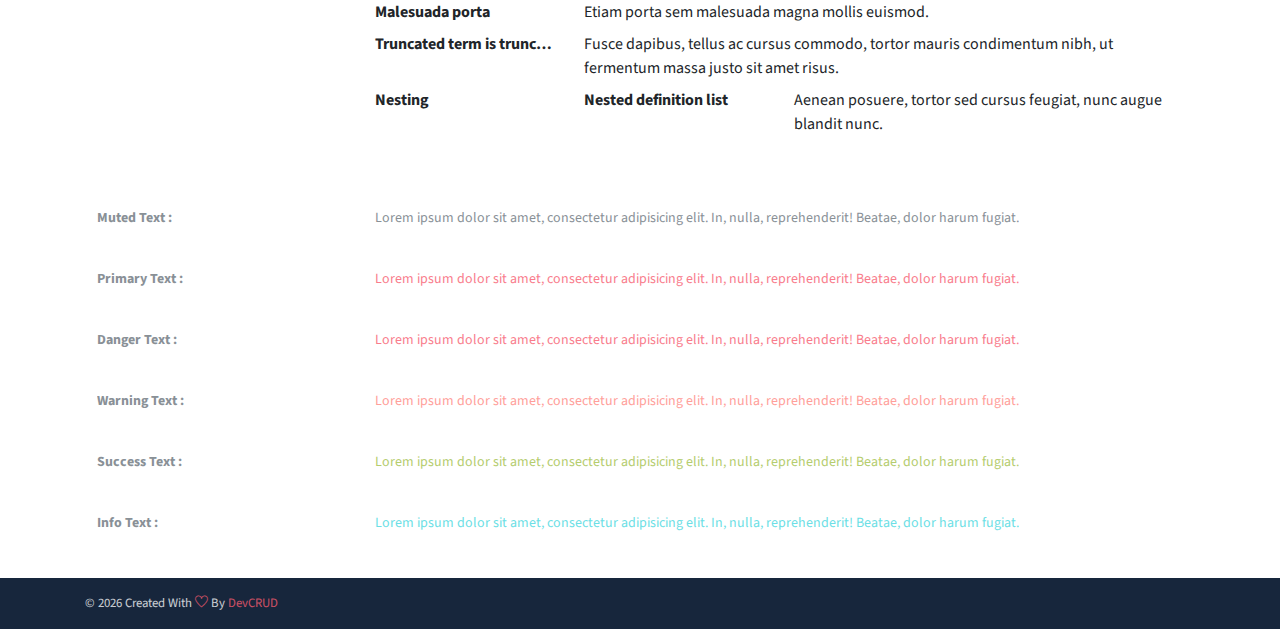
<file: public_html/components.html>
<!DOCTYPE html>
<html lang="en">
<head>
   <meta charset="utf-8">
   <meta name="viewport" content="width=device-width, initial-scale=1, shrink-to-fit=no">
   <meta name="description" content="Start your development with JohnDoe landing page.">
   <meta name="author" content="Devcrud">
   <title>JohnDoe Landing page | Components</title>
   <link rel="icon" href="assets/imgs/favicon.png" type="image/png">
   <!-- font icons -->
   <link rel="stylesheet" href="assets/vendors/themify-icons/css/themify-icons.css">
   <!-- Bootstrap + Steller  -->
   <link rel="stylesheet" href="assets/css/johndoe.css">
</head>
<body>

   <!-- Page Header -->
   <header class="header header-mini"> 
      <div class="header-title">Components</div> 
      <nav aria-label="breadcrumb">
         <ol class="breadcrumb">
            <li class="breadcrumb-item"><a href="/">Home</a></li>
            <li class="breadcrumb-item active" aria-current="page">Components</li>
         </ol>
      </nav>
   </header> <!-- End Of Page Header -->

   <!-- main content -->
   <div class="container">

      <!-- Buttons -->
      <h3 class="mt-5">Buttons</h3>
      <hr>
      <h6 class="section-secondary-title">Styles :</h6>
      <button class="btn btn-primary">Default</button>
      <button class="btn btn-outline-primary">outline</button>
      <button class="btn btn-primary rounded">Rounded</button>
      <button class="btn btn-primary rounded"><i class="ti-thumb-up pr-1"></i> With Icon</button>
      <button class="btn btn-primary circle"><i class="ti-heart"></i></button>

      <h6 class="section-secondary-title mt-5">Sizes :</h6>
      <button class="btn btn-primary btn-lg">Large</button>
      <button class="btn btn-primary ">Regular</button>
      <button class="btn btn-primary btn-sm">Small</button>
      <button class="btn btn-primary w-sm ml-3">w-sm</button>
      <button class="btn btn-primary w-md">w-md</button>
      <button class="btn btn-primary w-lg">w-lg</button>

      <h6 class="section-secondary-title mt-5">Colors :</h6>          
      <button type="button" class="btn btn-primary">Primary</button>
      <button type="button" class="btn btn-secondary">Secondary</button>
      <button type="button" class="btn btn-success">Success</button>
      <button type="button" class="btn btn-danger">Danger</button>
      <button type="button" class="btn btn-warning">Warning</button>
      <button type="button" class="btn btn-info">Info</button>
      <button type="button" class="btn btn-light">Light</button>
      <button type="button" class="btn btn-dark">Dark</button>

      <h6 class="section-secondary-title mt-5">Buttons Tags :</h6>
      <button class="btn btn-primary" type="submit">Button</button>
      <input class="btn btn-primary" type="button" value="Input">
      <input class="btn btn-primary" type="submit" value="Submit">
      <input class="btn btn-primary" type="reset" value="Reset">
      
      <!-- devider -->
      <div class="py-5"></div>

      <!-- Inputs -->
      <h3>Inputs</h3>
      <hr>
      <div class="row mt-5">
         <div class="col-md-6">
            <h6 class="section-secondary-title">Form controls :</h6>        
            <div class="form-group">
               <input type="email" class="form-control" id="exampleFormControlInput1" placeholder="Email address">
            </div>
            <div class="form-group">
               <input type="date" class="form-control" id="exampleFormControlInput1" placeholder="Date">
            </div>
            <div class="form-group">
               <input class="form-control" type="text" placeholder="Readonly input here…" readonly>
            </div>
            <div class="form-group">
               <input class="form-control" id="disabledInput" type="text" placeholder="Disabled input here..." disabled>
            </div>
            <div class="form-group">
               <select class="form-control" id="exampleFormControlSelect1">
                  <option>Example select</option>
                  <option>1</option>
                  <option>2</option>
                  <option>3</option>
                  <option>4</option>
                  <option>5</option>
               </select>
            </div>
            <div class="form-group">
               <select multiple class="form-control" id="exampleFormControlSelect2">
                  <option>Example multiple select</option>
                  <option>1</option>
                  <option>2</option>
                  <option>3</option>
                  <option>4</option>
                  <option>5</option>
               </select>
            </div>
            <div class="form-group">
               <textarea class="form-control" id="exampleFormControlTextarea1" rows="3" placeholder="Example textarea"></textarea>
            </div>
         </div>
         <div class="col-md-6">
            <h6 class="section-secondary-title">Sizes :</h6>    
            <div class="form-group">
               <input class="form-control form-control-lg" type="text" placeholder=".form-control-lg">             
            </div>
            <div class="form-group">
               <input class="form-control" type="text" placeholder="Default input">
            </div>
            <div class="form-group">
               <input class="form-control form-control-sm" type="text" placeholder=".form-control-sm"> 
            </div>
         </div>
      </div> <!-- end of inputs -->   

      <!-- devider -->
      <div class="py-5"></div>             

      <!-- Dropdowns -->
      <h3 class="components-section-title font-weight-normal">Dropdowns</h3>
      <hr>
      <div class="dropdown d-inline-block">
         <button class="btn btn-outline-secondary dropdown-toggle" type="button" id="dropdownMenuButton" data-toggle="dropdown" aria-haspopup="true" aria-expanded="false">
         Dropdown button
         </button>
         <div class="dropdown-menu" aria-labelledby="dropdownMenuButton">
         <a class="dropdown-item" href="#">Action</a>
         <a class="dropdown-item" href="#">Another action</a>
         <a class="dropdown-item" href="#">Something else here</a>
         </div>
      </div>
      <div class="dropdown d-inline-block">
         <a class="btn btn-outline-secondary dropdown-toggle" href="#" role="button" id="dropdownMenuLink" data-toggle="dropdown" aria-haspopup="true" aria-expanded="false">
            Dropdown link
         </a>
         <div class="dropdown-menu" aria-labelledby="dropdownMenuLink">
            <a class="dropdown-item" href="#">Action</a>
            <a class="dropdown-item" href="#">Another action</a>
            <a class="dropdown-item" href="#">Something else here</a>
         </div>
      </div>
      <div class="btn-group">
         <button type="button" class="btn btn-outline-secondary">Split</button>
         <button type="button" class="btn btn-outline-secondary dropdown-toggle dropdown-toggle-split" data-toggle="dropdown" aria-haspopup="true" aria-expanded="false">
         <span class="sr-only">Toggle Dropdown</span>
         </button>
         <div class="dropdown-menu">
            <a class="dropdown-item" href="#">Action</a>
            <a class="dropdown-item" href="#">Another action</a>
            <a class="dropdown-item" href="#">Something else here</a>
            <div class="dropdown-divider"></div>
            <a class="dropdown-item" href="#">Separated link</a>
         </div>
      </div>
      <div class="btn-group">
         <button class="btn btn-outline-secondary dropdown-toggle" type="button" id="dropdownMenuButton" data-toggle="dropdown" aria-haspopup="true" aria-expanded="false">
            Form Dropdown
         </button>
         <div class="dropdown-menu form">
            <form class="px-4 py-3">
               <div class="form-group">
                  <input type="email" class="form-control" id="exampleDropdownFormEmail1" placeholder="email@example.com">
               </div>
               <div class="form-group">
                  <input type="password" class="form-control" id="exampleDropdownFormPassword1" placeholder="Password">
               </div>
               <div class="form-check mb-3">
                  <input type="checkbox" class="form-check-input" id="dropdownCheck">
                  <label class="form-check-label" for="dropdownCheck">
                     Remember me
                  </label>
               </div>
               <button type="submit" class="btn btn-primary btn-block">Sign in</button>
            </form>
            <div class="dropdown-divider"></div>
            <a class="dropdown-item" href="#"><small>New around here? Sign up</small></a>
            <a class="dropdown-item" href="#"><small>Forgot password?</small></a>
         </div>
      </div>       
      <h6 class="section-secondary-title mt-5">Directions :</h6>  
      <div class="btn-group dropup">
         <button type="button" class="btn btn-outline-secondary dropdown-toggle" data-toggle="dropdown" aria-haspopup="true" aria-expanded="false">
            Dropup
         </button>
         <div class="dropdown-menu">
            <a class="dropdown-item" href="#">Action</a>
            <a class="dropdown-item" href="#">Another action</a>
            <a class="dropdown-item" href="#">Something else here</a>
            <div class="dropdown-divider"></div>
            <a class="dropdown-item" href="#">Separated link</a>
         </div>
      </div>
      <div class="btn-group dropright">
         <button type="button" class="btn btn-outline-secondary dropdown-toggle" data-toggle="dropdown" aria-haspopup="true" aria-expanded="false">
            Dropup
         </button>
         <div class="dropdown-menu">
            <a class="dropdown-item" href="#">Action</a>
            <a class="dropdown-item" href="#">Another action</a>
            <a class="dropdown-item" href="#">Something else here</a>
            <div class="dropdown-divider"></div>
            <a class="dropdown-item" href="#">Separated link</a>
         </div>
      </div>
      <div class="btn-group">
         <button type="button" class="btn btn-outline-secondary dropdown-toggle" data-toggle="dropdown" aria-haspopup="true" aria-expanded="false">
            Dropdown
         </button>
         <div class="dropdown-menu">
            <a class="dropdown-item" href="#">Action</a>
            <a class="dropdown-item" href="#">Another action</a>
            <a class="dropdown-item" href="#">Something else here</a>
            <div class="dropdown-divider"></div>
            <a class="dropdown-item" href="#">Separated link</a>
         </div>
      </div>
      <div class="btn-group dropleft">
         <button type="button" class="btn btn-outline-secondary dropdown-toggle" data-toggle="dropdown" aria-haspopup="true" aria-expanded="false">
            Dropdown
         </button>
         <div class="dropdown-menu">
            <a class="dropdown-item" href="#">Action</a>
            <a class="dropdown-item" href="#">Another action</a>
            <a class="dropdown-item" href="#">Something else here</a>
            <div class="dropdown-divider"></div>
            <a class="dropdown-item" href="#">Separated link</a>
         </div>
      </div> <!-- end of Dropdowns -->  

      <!-- devider -->
      <div class="py-5"></div>   

      <!-- navbars -->
      <h3 class="components-section-title font-weight-normal mt-5">Navigations</h3>
      <hr>
      <nav class="navbar navbar-expand-sm navbar-dark bg-primary rounded shadow mb-3">
         <div class="container">
            <a class="navbar-brand" href="#">Primary Color</a>
            <button class="navbar-toggler ml-auto" type="button" data-toggle="collapse" data-target="#navbarSupportedContent" aria-controls="navbarSupportedContent" aria-expanded="false" aria-label="Toggle navigation">
            <span class="navbar-toggler-icon"></span>
            </button>
            <div class="collapse navbar-collapse" id="navbarSupportedContent">
               <ul class="navbar-nav ml-auto"> 
                  <li class="nav-item">
                     <a class="nav-link" href="#about">About Us</a>
                  </li>
                  <li class="nav-item">
                     <a class="nav-link" href="#service">Our Service</a>
                  </li>
                  <li class="nav-item">
                     <a class="nav-link" href="#team">Our Team</a>
                  </li>
                  <li class="nav-item">
                     <a href="#book-table" class="ml-4 mt-1 btn btn-light btn-sm">navbar button</a>
                  </li>
               </ul>                       
            </div>
         </div>
      </nav>
      <nav class="navbar navbar-expand-sm navbar-dark bg-secondary rounded shadow mb-3">
         <div class="container">
            <a class="navbar-brand" href="#">Secondary Color</a>
            <button class="navbar-toggler ml-auto" type="button" data-toggle="collapse" data-target="#navbarSupportedContent" aria-controls="navbarSupportedContent" aria-expanded="false" aria-label="Toggle navigation">
            <span class="navbar-toggler-icon"></span>
            </button>
            <div class="collapse navbar-collapse" id="navbarSupportedContent">
               <ul class="navbar-nav ml-auto"> 
                  <li class="nav-item">
                     <a class="nav-link" href="#about">About Us</a>
                  </li>
                  <li class="nav-item">
                     <a class="nav-link" href="#service">Our Service</a>
                  </li>
                  <li class="nav-item">
                     <a class="nav-link" href="#team">Our Team</a>
                  </li>
                  <li class="nav-item">
                     <a href="#book-table" class="ml-4 mt-1 btn btn-light btn-sm">navbar button</a>
                  </li>
               </ul>                       
            </div>
         </div>
      </nav>
      <nav class="navbar navbar-expand-sm navbar-dark bg-success rounded shadow mb-3">
         <div class="container">
            <a class="navbar-brand" href="#">Success Color</a>
            <button class="navbar-toggler ml-auto" type="button" data-toggle="collapse" data-target="#navbarSupportedContent" aria-controls="navbarSupportedContent" aria-expanded="false" aria-label="Toggle navigation">
            <span class="navbar-toggler-icon"></span>
            </button>
            <div class="collapse navbar-collapse" id="navbarSupportedContent">
               <ul class="navbar-nav ml-auto"> 
                  <li class="nav-item">
                     <a class="nav-link" href="#about">About Us</a>
                  </li>
                  <li class="nav-item">
                     <a class="nav-link" href="#service">Our Service</a>
                  </li>
                  <li class="nav-item">
                     <a class="nav-link" href="#team">Our Team</a>
                  </li>
                  <li class="nav-item">
                     <a href="#book-table" class="ml-4 mt-1 btn btn-light btn-sm">navbar button</a>
                  </li>
               </ul>                       
            </div>
         </div>
      </nav>
      <nav class="navbar navbar-expand-sm navbar-dark bg-info rounded shadow mb-3">
         <div class="container">
            <a class="navbar-brand" href="#">Info Color</a>
            <button class="navbar-toggler ml-auto" type="button" data-toggle="collapse" data-target="#navbarSupportedContent" aria-controls="navbarSupportedContent" aria-expanded="false" aria-label="Toggle navigation">
            <span class="navbar-toggler-icon"></span>
            </button>
            <div class="collapse navbar-collapse" id="navbarSupportedContent">
               <ul class="navbar-nav ml-auto"> 
                  <li class="nav-item">
                     <a class="nav-link" href="#about">About Us</a>
                  </li>
                  <li class="nav-item">
                     <a class="nav-link" href="#service">Our Service</a>
                  </li>
                  <li class="nav-item">
                     <a class="nav-link" href="#team">Our Team</a>
                  </li>
                  <li class="nav-item">
                     <a href="#book-table" class="ml-4 mt-1 btn btn-light btn-sm">navbar button</a>
                  </li>
               </ul>                       
            </div>
         </div>
      </nav>
      <nav class="navbar navbar-expand-sm navbar-dark bg-warning rounded shadow mb-3">
         <div class="container">
            <a class="navbar-brand" href="#">Warning Color</a>
            <button class="navbar-toggler ml-auto" type="button" data-toggle="collapse" data-target="#navbarSupportedContent" aria-controls="navbarSupportedContent" aria-expanded="false" aria-label="Toggle navigation">
            <span class="navbar-toggler-icon"></span>
            </button>
            <div class="collapse navbar-collapse" id="navbarSupportedContent">
               <ul class="navbar-nav ml-auto"> 
                  <li class="nav-item">
                     <a class="nav-link" href="#about">About Us</a>
                  </li>
                  <li class="nav-item">
                     <a class="nav-link" href="#service">Our Service</a>
                  </li>
                  <li class="nav-item">
                     <a class="nav-link" href="#team">Our Team</a>
                  </li>
                  <li class="nav-item">
                     <a href="#book-table" class="ml-4 mt-1 btn btn-light btn-sm">navbar button</a>
                  </li>
               </ul>                       
            </div>
         </div>
      </nav>
      <nav class="navbar navbar-expand-sm navbar-dark bg-danger rounded shadow mb-3">
         <div class="container">
            <a class="navbar-brand" href="#">Danger Color</a>
            <button class="navbar-toggler ml-auto" type="button" data-toggle="collapse" data-target="#navbarSupportedContent" aria-controls="navbarSupportedContent" aria-expanded="false" aria-label="Toggle navigation">
            <span class="navbar-toggler-icon"></span>
            </button>
            <div class="collapse navbar-collapse" id="navbarSupportedContent">
               <ul class="navbar-nav ml-auto"> 
                  <li class="nav-item">
                     <a class="nav-link" href="#about">About Us</a>
                  </li>
                  <li class="nav-item">
                     <a class="nav-link" href="#service">Our Service</a>
                  </li>
                  <li class="nav-item">
                     <a class="nav-link" href="#team">Our Team</a>
                  </li>
                  <li class="nav-item">
                     <a href="#book-table" class="ml-4 mt-1 btn btn-light btn-sm">navbar button</a>
                  </li>
               </ul>                       
            </div>
         </div>
      </nav>
      <nav class="navbar navbar-expand-sm navbar-dark bg-dark rounded shadow mb-3">
         <div class="container">
            <a class="navbar-brand" href="#">Dark Color</a>
            <button class="navbar-toggler ml-auto" type="button" data-toggle="collapse" data-target="#navbarSupportedContent" aria-controls="navbarSupportedContent" aria-expanded="false" aria-label="Toggle navigation">
            <span class="navbar-toggler-icon"></span>
            </button>
            <div class="collapse navbar-collapse" id="navbarSupportedContent">
               <ul class="navbar-nav ml-auto"> 
                  <li class="nav-item">
                     <a class="nav-link" href="#about">About Us</a>
                  </li>
                  <li class="nav-item">
                     <a class="nav-link" href="#service">Our Service</a>
                  </li>
                  <li class="nav-item">
                     <a class="nav-link" href="#team">Our Team</a>
                  </li>
                  <li class="nav-item">
                     <a href="#book-table" class="ml-4 mt-1 btn btn-primary btn-sm">navbar button</a>
                  </li>
               </ul>                       
            </div>
         </div>
      </nav>
      <nav class="navbar navbar-expand-sm navbar-light bg-light rounded shadow mb-3">
         <div class="container">
            <a class="navbar-brand" href="#">Dark Color</a>
            <button class="navbar-toggler ml-auto" type="button" data-toggle="collapse" data-target="#navbarSupportedContent" aria-controls="navbarSupportedContent" aria-expanded="false" aria-label="Toggle navigation">
            <span class="navbar-toggler-icon"></span>
            </button>
            <div class="collapse navbar-collapse" id="navbarSupportedContent">
               <ul class="navbar-nav ml-auto"> 
                  <li class="nav-item">
                     <a class="nav-link" href="#about">About Us</a>
                  </li>
                  <li class="nav-item">
                     <a class="nav-link" href="#service">Our Service</a>
                  </li>
                  <li class="nav-item">
                     <a class="nav-link" href="#team">Our Team</a>
                  </li>
                  <li class="nav-item">
                     <a href="#book-table" class="ml-4 mt-1 btn btn-dark btn-sm">navbar button</a>
                  </li>
               </ul>                       
            </div>
         </div>
      </nav>
      <!-- End of navbars -->

      <!-- devider -->
      <div class="py-5"></div>   
      
      <!-- progress bars -->
      <div class="row justify-content-between">
         <div class="col-md-5">
            <h3 class="components-section-title font-weight-normal mt-5">Progress Bars :</h3>
            <hr>
            <small>Default: </small>
            <div class="progress mt-2 mb-3">
               <div class="progress-bar" role="progressbar" style="width: 90%" aria-valuenow="25" aria-valuemin="0" aria-valuemax="100"></div>
            </div>
            <small>Success:</small>
            <div class="progress mt-2 mb-3">
               <div class="progress-bar bg-success" role="progressbar" style="width: 90%" aria-valuenow="25" aria-valuemin="0" aria-valuemax="100"></div>
            </div>
            <small>Danger:</small>
            <div class="progress mt-2 mb-3">
               <div class="progress-bar bg-danger" role="progressbar" style="width: 90%" aria-valuenow="25" aria-valuemin="0" aria-valuemax="100"></div>
            </div>
            <small>Warning:</small>
            <div class="progress mt-2 mb-3">
               <div class="progress-bar bg-warning" role="progressbar" style="width: 90%" aria-valuenow="25" aria-valuemin="0" aria-valuemax="100"></div>
            </div>
            <small>Info:</small>
            <div class="progress mt-2 mb-3">
               <div class="progress-bar bg-info" role="progressbar" style="width: 90%" aria-valuenow="25" aria-valuemin="0" aria-valuemax="100"></div>
            </div>
            <small>Dark:</small>
            <div class="progress mt-2 mb-3">
               <div class="progress-bar bg-dark" role="progressbar" style="width: 90%" aria-valuenow="25" aria-valuemin="0" aria-valuemax="100"></div>
            </div>
         </div>
         <div class="col-md-6">
            <h3 class="components-section-title font-weight-normal mt-5">Paginations :</h3>
            <hr>
            <nav aria-label="Page navigation example">
               <ul class="pagination pagination-sm">
                  <li class="page-item"><a class="page-link" href="#"><i class="ti-angle-double-left"></i></a></li>
                  <li class="page-item"><a class="page-link" href="#">1</a></li>
                  <li class="page-item"><a class="page-link" href="#">2</a></li>
                  <li class="page-item active"><a class="page-link" href="#">3</a></li>
                  <li class="page-item"><a class="page-link" href="#">4</a></li>
                  <li class="page-item"><a class="page-link" href="#">5</a></li>
                  <li class="page-item"><a class="page-link" href="#"><i class="ti-angle-double-right"></i></a></li>
               </ul>
            </nav>
            <nav aria-label="Page navigation example">
               <ul class="pagination">
               <li class="page-item"><a class="page-link" href="#"><i class="ti-angle-double-left"></i></a></li>
                  <li class="page-item"><a class="page-link" href="#">1</a></li>
                  <li class="page-item"><a class="page-link" href="#">2</a></li>
                  <li class="page-item active"><a class="page-link" href="#">3</a></li>
                  <li class="page-item"><a class="page-link" href="#">4</a></li>
                  <li class="page-item"><a class="page-link" href="#">5</a></li>
                  <li class="page-item"><a class="page-link" href="#"><i class="ti-angle-double-right"></i></a></li>
               </ul>
            </nav>
            <nav aria-label="Page navigation example">
               <ul class="pagination pagination-lg">
                  <li class="page-item"><a class="page-link" href="#"><i class="ti-angle-double-left"></i></a></li>
                  <li class="page-item"><a class="page-link" href="#">1</a></li>
                  <li class="page-item"><a class="page-link" href="#">2</a></li>
                  <li class="page-item active"><a class="page-link" href="#">3</a></li>
                  <li class="page-item"><a class="page-link" href="#">4</a></li>
                  <li class="page-item"><a class="page-link" href="#">5</a></li>
                  <li class="page-item"><a class="page-link" href="#"><i class="ti-angle-double-right"></i></a></li>
               </ul>
            </nav>

            <!-- Badges -->
            <h3 class="components-section-title font-weight-normal mt-5">Badges :</h3>
            <hr>
            <span class="badge badge-primary">Primary</span>
            <span class="badge badge-secondary">Secondary</span>
            <span class="badge badge-success">Success</span>
            <span class="badge badge-danger">Danger</span>
            <span class="badge badge-warning">Warning</span>
            <span class="badge badge-info">Info</span>
            <span class="badge badge-light">Light</span>
            <span class="badge badge-dark">Dark</span>
            <h6 class="section-secondary-title mt-4 mb-2">Badge Pills :</h6>
            <span class="badge badge-pill badge-primary">Primary</span>
            <span class="badge badge-pill badge-secondary">Secondary</span>
            <span class="badge badge-pill badge-success">Success</span>
            <span class="badge badge-pill badge-danger">Danger</span>
            <span class="badge badge-pill badge-warning">Warning</span>
            <span class="badge badge-pill badge-info">Info</span>
            <span class="badge badge-pill badge-light">Light</span>
            <span class="badge badge-pill badge-dark">Dark</span>
         </div>
      </div> <!-- End of Progress bars -->

      <!-- devider -->
      <div class="py-5"></div>  

      <!-- Alerts -->
      <h3 class="components-section-title font-weight-normal mt-5">Alerts :</h3>
      <hr>
      <div class="alert alert-primary alert-dismissible fade show" role="alert">
         A simple primary alert—check it out!
         <button type="button" class="close" data-dismiss="alert" aria-label="Close">
            <span aria-hidden="true">&times;</span>
         </button>
      </div>
      <div class="alert alert-secondary alert-dismissible fade show" role="alert">
         A simple secondary alert—check it out!
         <button type="button" class="close" data-dismiss="alert" aria-label="Close">
            <span aria-hidden="true">&times;</span>
         </button>
      </div>
      <div class="alert alert-success alert-dismissible fade show" role="alert">
         A simple success alert—check it out!
         <button type="button" class="close" data-dismiss="alert" aria-label="Close">
            <span aria-hidden="true">&times;</span>
         </button>
      </div>
      <div class="alert alert-danger alert-dismissible fade show" role="alert">
         A simple danger alert—check it out!
         <button type="button" class="close" data-dismiss="alert" aria-label="Close">
            <span aria-hidden="true">&times;</span>
         </button>
      </div>
      <div class="alert alert-warning alert-dismissible fade show" role="alert">
         A simple warning alert—check it out!
         <button type="button" class="close" data-dismiss="alert" aria-label="Close">
            <span aria-hidden="true">&times;</span>
         </button>
      </div>
      <div class="alert alert-info alert-dismissible fade show" role="alert">
         A simple info alert—check it out!
         <button type="button" class="close" data-dismiss="alert" aria-label="Close">
            <span aria-hidden="true">&times;</span>
         </button>
      </div>
      <div class="alert alert-dark alert-dismissible fade show" role="alert">
         A simple dark alert—check it out!
         <button type="button" class="close" data-dismiss="alert" aria-label="Close">
            <span aria-hidden="true">&times;</span>
         </button>
      </div>
      <!-- end of alerts -->

      <!-- devider -->
      <div class="py-5"></div> 
   
      <!-- tables -->
      <h3 class="components-section-title">Tables</h3>
      <hr>
      <table class="table">
         <thead>
            <tr>
               <th scope="col">#</th>
               <th scope="col">First</th>
               <th scope="col">Last</th>
               <th scope="col">Handle</th>
            </tr>
         </thead>
         <tbody>
            <tr>
               <th scope="row">1</th>
               <td>Mark</td>
               <td>Otto</td>
               <td>@mdo</td>
            </tr>
            <tr>
               <th scope="row">2</th>
               <td>Jacob</td>
               <td>Thornton</td>
               <td>@fat</td>
            </tr>
            <tr>
               <th scope="row">3</th>
               <td>Larry</td>
               <td>the Bird</td>
               <td>@twitter</td>
            </tr>
         </tbody>
      </table>

      <h6 class="section-secondary-title mt-5">Striped rows :</h6>
      <table class="table table-striped">
         <thead>
            <tr>
               <th scope="col">#</th>
               <th scope="col">First</th>
               <th scope="col">Last</th>
               <th scope="col">Handle</th>
            </tr>
         </thead>
         <tbody>
            <tr>
               <th scope="row">1</th>
               <td>Mark</td>
               <td>Otto</td>
               <td>@mdo</td>
            </tr>
            <tr>
               <th scope="row">2</th>
               <td>Jacob</td>
               <td>Thornton</td>
               <td>@fat</td>
            </tr>
            <tr>
               <th scope="row">3</th>
               <td>Larry</td>
               <td>the Bird</td>
               <td>@twitter</td>
            </tr>
         </tbody>
      </table>

      <h6 class="section-secondary-title mt-5">Bordred :</h6>
      <table class="table table-bordered">
         <thead>
            <tr>
               <th scope="col">#</th>
               <th scope="col">First</th>
               <th scope="col">Last</th>
               <th scope="col">Handle</th>
            </tr>
         </thead>
         <tbody>
            <tr>
               <th scope="row">1</th>
               <td>Mark</td>
               <td>Otto</td>
               <td>@mdo</td>
            </tr>
            <tr>
               <th scope="row">2</th>
               <td>Jacob</td>
               <td>Thornton</td>
               <td>@fat</td>
            </tr>
            <tr>
               <th scope="row">3</th>
               <td colspan="2">Larry the Bird</td>
               <td>@twitter</td>
            </tr>
         </tbody>
      </table>
      <!-- end of tables -->

      <!-- devider -->
      <div class="py-5"></div> 

      <!-- typography -->
      <h3 class="components-section-title">Typography</h3>
      <hr>
     
      <table class="table table-borderless v-align-center">
         <tbody>
            <tr>
               <td>
                  <p><code class="highlighter-rouge">&lt;h1&gt;&lt;/h1&gt; || .h1</code></p>
               </td>
               <td class="w-75"><span class="h1">h1. Bootstrap heading</span></td>
            </tr>
            <tr>
               <td>
                  <p><code class="highlighter-rouge">&lt;h2&gt;&lt;/h2&gt; || .h2</code></p>
               </td>
               <td><span class="h2">h2. Bootstrap heading</span></td>
            </tr>
            <tr>
               <td>
                  <p><code class="highlighter-rouge">&lt;h3&gt;&lt;/h3&gt; || .h3</code></p>
               </td>
               <td><span class="h3">h3. Bootstrap heading</span></td>
            </tr>
            <tr>
               <td>
                  <p><code class="highlighter-rouge">&lt;h4&gt;&lt;/h4&gt; || .h4</code></p>
               </td>
               <td><span class="h4">h4. Bootstrap heading</span></td>
            </tr>
            <tr>
               <td>
                  <p><code class="highlighter-rouge">&lt;h5&gt;&lt;/h5&gt; || .h5</code></p>
               </td>
               <td><span class="h5">h5. Bootstrap heading</span></td>
            </tr>
            <tr>
               <td>
                  <p><code class="highlighter-rouge">&lt;h6&gt;&lt;/h6&gt; || .h6</code></p>
               </td>
               <td><span class="h6">h6. Bootstrap heading</span></td>
            </tr>
            <tr>
               <td>
                  <p class="font-weight-bold text-muted">Paragraph :</p>
               </td>
               <td><p>Lorem ipsum dolor sit amet, consectetur adipisicing elit. Fugiat explicabo ab sed voluptas odit hic obcaecati qui omnis.</p></td>
            </tr>
            <tr>
               <td>
                  <p class="font-weight-bold text-muted">BlockQuote :</p>
               </td>
               <td>
                  <blockquote class="blockquote">
                     <p class="mb-0">Lorem ipsum dolor sit amet, consectetur adipiscing elit. Integer posuere erat a ante.</p>
                     <footer class="blockquote-footer">Someone famous in <cite title="Source Title">Source Title</cite></footer>
                  </blockquote>
               </td>
            </tr>

            
            <tr>
               <td><p class="font-weight-bold text-muted">Ordred List :</p></td>
               <td>
                  <ol>
                     <li>Integer molestie lorem at massa</li>
                     <li>Facilisis in pretium nisl aliquet</li>
                     <li>Nulla volutpat aliquam velit
                        <ul>
                           <li>Phasellus iaculis neque</li>
                           <li>Vestibulum laoreet porttitor sem</li>
                           <li>Ac tristique libero volutpat at</li>
                        </ul>
                     </li>
                     <li>Faucibus porta lacus fringilla vel</li>
                     <li>Eget porttitor lorem</li>
                  </ol>
               </td>
            </tr>
            <tr>
               <td><p class="font-weight-bold text-muted">Unordred List :</p></td>
               <td>
                  <ul >
                     <li>Integer molestie lorem at massa</li>
                     <li>Facilisis in pretium nisl aliquet</li>
                     <li>Nulla volutpat aliquam velit
                        <ul>
                           <li>Phasellus iaculis neque</li>
                           <li>Vestibulum laoreet porttitor sem</li>
                           <li>Ac tristique libero volutpat at</li>
                        </ul>
                     </li>
                     <li>Faucibus porta lacus fringilla vel</li>
                     <li>Eget porttitor lorem</li>
                  </ul>
               </td>
            </tr>
            <tr>
               <td><p class="font-weight-bold text-muted">Unstyled List :</p></td>
               <td>
                  <ul class="list-unstyled">
                     <li>Integer molestie lorem at massa</li>
                     <li>Facilisis in pretium nisl aliquet</li>
                     <li>Nulla volutpat aliquam velit
                        <ul>
                           <li>Phasellus iaculis neque</li>
                           <li>Vestibulum laoreet porttitor sem</li>
                           <li>Ac tristique libero volutpat at</li>
                        </ul>
                     </li>
                     <li>Faucibus porta lacus fringilla vel</li>
                     <li>Eget porttitor lorem</li>
                  </ul>
               </td>
            </tr>
            <tr>
               <td class="font-weight-bold text-muted">Description lists : </td>
               <td>
                  <dl class="row">
                     <dt class="col-sm-3">Euismod</dt>
                     <dd class="col-sm-9">
                        <p>Vestibulum id ligula porta felis euismod semper eget lacinia odio.</p>
                     </dd>

                     <dt class="col-sm-3">Malesuada porta</dt>
                     <dd class="col-sm-9">Etiam porta sem malesuada magna mollis euismod.</dd>

                     <dt class="col-sm-3 text-truncate">Truncated term is truncated</dt>
                     <dd class="col-sm-9">Fusce dapibus, tellus ac cursus commodo, tortor mauris condimentum nibh, ut fermentum massa justo sit amet risus.</dd>

                     <dt class="col-sm-3">Nesting</dt>
                     <dd class="col-sm-9">
                        <dl class="row">
                           <dt class="col-sm-4">Nested definition list</dt>
                           <dd class="col-sm-8">Aenean posuere, tortor sed cursus feugiat, nunc augue blandit nunc.</dd>
                        </dl>
                     </dd>
                  </dl>
               </td>
            </tr>
            <tr>
               <td>
                  <p class="font-weight-bold text-muted">Muted Text :</p>
               </td>
               <td>
                  <p class="text-muted">Lorem ipsum dolor sit amet, consectetur adipisicing elit. In, nulla, reprehenderit! Beatae, dolor harum fugiat.</p>
               </td>
            </tr>
            <tr>
               <td>
                  <p class="font-weight-bold text-muted">Primary Text :</p>
               </td>
               <td>
                  <p class="text-primary">Lorem ipsum dolor sit amet, consectetur adipisicing elit. In, nulla, reprehenderit! Beatae, dolor harum fugiat.</p>
               </td>
            </tr>
            <tr>
               <td>
                  <p class="font-weight-bold text-muted">Danger Text :</p>
               </td>
               <td>
                  <p class="text-danger">Lorem ipsum dolor sit amet, consectetur adipisicing elit. In, nulla, reprehenderit! Beatae, dolor harum fugiat.</p>
               </td>
            </tr>
            <tr>
               <td>
                  <p class="font-weight-bold text-muted">Warning Text :</p>
               </td>
               <td>
                  <p class="text-warning">Lorem ipsum dolor sit amet, consectetur adipisicing elit. In, nulla, reprehenderit! Beatae, dolor harum fugiat.</p>
               </td>
            </tr>
            <tr>
               <td>
                  <p class="font-weight-bold text-muted">Success Text :</p>
               </td>
               <td>
                  <p class="text-success">Lorem ipsum dolor sit amet, consectetur adipisicing elit. In, nulla, reprehenderit! Beatae, dolor harum fugiat.</p>
               </td>
            </tr>
            <tr>
               <td>
                  <p class="font-weight-bold text-muted">Info Text :</p>
               </td>
               <td>
                  <p class="text-info">Lorem ipsum dolor sit amet, consectetur adipisicing elit. In, nulla, reprehenderit! Beatae, dolor harum fugiat.</p>
               </td>
            </tr>
         </tbody>
      </table>
   </div>
   <!-- end of typography -->

   <!-- Page Footer -->
   <footer class="footer py-3">
        <div class="container">
            <p class="small mb-0 text-light">
                &copy; <script>document.write(new Date().getFullYear())</script> Created With <i class="ti-heart text-danger"></i> By <a href="http://devcrud.com" target="_blank"><span class="text-danger" title="Bootstrap 4 Themes and Dashboards">DevCRUD</span></a> 
            </p>
        </div>
    </footer>
   <!-- End of Page Footer -->  
   
   <!-- core  -->
   <script src="assets/vendors/jquery/jquery-3.4.1.js"></script>
   <script src="assets/vendors/bootstrap/bootstrap.bundle.js"></script>

</body>
</html>
</file>
<file: assets/vendors/themify-icons/css/themify-icons.css>
@font-face {
	font-family: 'themify';
	src:url("../fonts/themify.eot?-fvbane");
	src:url("../fonts/themify.eot?#iefix-fvbane") format("embedded-opentype"),
		url("../fonts/themify.woff?-fvbane") format("woff"),
		url("../fonts/themify.ttf?-fvbane") format("truetype"),
		url("../fonts/themify.svg?-fvbane#themify") format("svg");
	font-weight: normal;
	font-style: normal;
}

[class^="ti-"], [class*=" ti-"] {
	font-family: 'themify';
	speak: none;
	font-style: normal;
	font-weight: normal;
	font-variant: normal;
	text-transform: none;
	line-height: 1;

	/* Better Font Rendering =========== */
	-webkit-font-smoothing: antialiased;
	-moz-osx-font-smoothing: grayscale;
}

.ti-wand:before {
	content: "\e600";
}
.ti-volume:before {
	content: "\e601";
}
.ti-user:before {
	content: "\e602";
}
.ti-unlock:before {
	content: "\e603";
}
.ti-unlink:before {
	content: "\e604";
}
.ti-trash:before {
	content: "\e605";
}
.ti-thought:before {
	content: "\e606";
}
.ti-target:before {
	content: "\e607";
}
.ti-tag:before {
	content: "\e608";
}
.ti-tablet:before {
	content: "\e609";
}
.ti-star:before {
	content: "\e60a";
}
.ti-spray:before {
	content: "\e60b";
}
.ti-signal:before {
	content: "\e60c";
}
.ti-shopping-cart:before {
	content: "\e60d";
}
.ti-shopping-cart-full:before {
	content: "\e60e";
}
.ti-settings:before {
	content: "\e60f";
}
.ti-search:before {
	content: "\e610";
}
.ti-zoom-in:before {
	content: "\e611";
}
.ti-zoom-out:before {
	content: "\e612";
}
.ti-cut:before {
	content: "\e613";
}
.ti-ruler:before {
	content: "\e614";
}
.ti-ruler-pencil:before {
	content: "\e615";
}
.ti-ruler-alt:before {
	content: "\e616";
}
.ti-bookmark:before {
	content: "\e617";
}
.ti-bookmark-alt:before {
	content: "\e618";
}
.ti-reload:before {
	content: "\e619";
}
.ti-plus:before {
	content: "\e61a";
}
.ti-pin:before {
	content: "\e61b";
}
.ti-pencil:before {
	content: "\e61c";
}
.ti-pencil-alt:before {
	content: "\e61d";
}
.ti-paint-roller:before {
	content: "\e61e";
}
.ti-paint-bucket:before {
	content: "\e61f";
}
.ti-na:before {
	content: "\e620";
}
.ti-mobile:before {
	content: "\e621";
}
.ti-minus:before {
	content: "\e622";
}
.ti-medall:before {
	content: "\e623";
}
.ti-medall-alt:before {
	content: "\e624";
}
.ti-marker:before {
	content: "\e625";
}
.ti-marker-alt:before {
	content: "\e626";
}
.ti-arrow-up:before {
	content: "\e627";
}
.ti-arrow-right:before {
	content: "\e628";
}
.ti-arrow-left:before {
	content: "\e629";
}
.ti-arrow-down:before {
	content: "\e62a";
}
.ti-lock:before {
	content: "\e62b";
}
.ti-location-arrow:before {
	content: "\e62c";
}
.ti-link:before {
	content: "\e62d";
}
.ti-layout:before {
	content: "\e62e";
}
.ti-layers:before {
	content: "\e62f";
}
.ti-layers-alt:before {
	content: "\e630";
}
.ti-key:before {
	content: "\e631";
}
.ti-import:before {
	content: "\e632";
}
.ti-image:before {
	content: "\e633";
}
.ti-heart:before {
	content: "\e634";
}
.ti-heart-broken:before {
	content: "\e635";
}
.ti-hand-stop:before {
	content: "\e636";
}
.ti-hand-open:before {
	content: "\e637";
}
.ti-hand-drag:before {
	content: "\e638";
}
.ti-folder:before {
	content: "\e639";
}
.ti-flag:before {
	content: "\e63a";
}
.ti-flag-alt:before {
	content: "\e63b";
}
.ti-flag-alt-2:before {
	content: "\e63c";
}
.ti-eye:before {
	content: "\e63d";
}
.ti-export:before {
	content: "\e63e";
}
.ti-exchange-vertical:before {
	content: "\e63f";
}
.ti-desktop:before {
	content: "\e640";
}
.ti-cup:before {
	content: "\e641";
}
.ti-crown:before {
	content: "\e642";
}
.ti-comments:before {
	content: "\e643";
}
.ti-comment:before {
	content: "\e644";
}
.ti-comment-alt:before {
	content: "\e645";
}
.ti-close:before {
	content: "\e646";
}
.ti-clip:before {
	content: "\e647";
}
.ti-angle-up:before {
	content: "\e648";
}
.ti-angle-right:before {
	content: "\e649";
}
.ti-angle-left:before {
	content: "\e64a";
}
.ti-angle-down:before {
	content: "\e64b";
}
.ti-check:before {
	content: "\e64c";
}
.ti-check-box:before {
	content: "\e64d";
}
.ti-camera:before {
	content: "\e64e";
}
.ti-announcement:before {
	content: "\e64f";
}
.ti-brush:before {
	content: "\e650";
}
.ti-briefcase:before {
	content: "\e651";
}
.ti-bolt:before {
	content: "\e652";
}
.ti-bolt-alt:before {
	content: "\e653";
}
.ti-blackboard:before {
	content: "\e654";
}
.ti-bag:before {
	content: "\e655";
}
.ti-move:before {
	content: "\e656";
}
.ti-arrows-vertical:before {
	content: "\e657";
}
.ti-arrows-horizontal:before {
	content: "\e658";
}
.ti-fullscreen:before {
	content: "\e659";
}
.ti-arrow-top-right:before {
	content: "\e65a";
}
.ti-arrow-top-left:before {
	content: "\e65b";
}
.ti-arrow-circle-up:before {
	content: "\e65c";
}
.ti-arrow-circle-right:before {
	content: "\e65d";
}
.ti-arrow-circle-left:before {
	content: "\e65e";
}
.ti-arrow-circle-down:before {
	content: "\e65f";
}
.ti-angle-double-up:before {
	content: "\e660";
}
.ti-angle-double-right:before {
	content: "\e661";
}
.ti-angle-double-left:before {
	content: "\e662";
}
.ti-angle-double-down:before {
	content: "\e663";
}
.ti-zip:before {
	content: "\e664";
}
.ti-world:before {
	content: "\e665";
}
.ti-wheelchair:before {
	content: "\e666";
}
.ti-view-list:before {
	content: "\e667";
}
.ti-view-list-alt:before {
	content: "\e668";
}
.ti-view-grid:before {
	content: "\e669";
}
.ti-uppercase:before {
	content: "\e66a";
}
.ti-upload:before {
	content: "\e66b";
}
.ti-underline:before {
	content: "\e66c";
}
.ti-truck:before {
	content: "\e66d";
}
.ti-timer:before {
	content: "\e66e";
}
.ti-ticket:before {
	content: "\e66f";
}
.ti-thumb-up:before {
	content: "\e670";
}
.ti-thumb-down:before {
	content: "\e671";
}
.ti-text:before {
	content: "\e672";
}
.ti-stats-up:before {
	content: "\e673";
}
.ti-stats-down:before {
	content: "\e674";
}
.ti-split-v:before {
	content: "\e675";
}
.ti-split-h:before {
	content: "\e676";
}
.ti-smallcap:before {
	content: "\e677";
}
.ti-shine:before {
	content: "\e678";
}
.ti-shift-right:before {
	content: "\e679";
}
.ti-shift-left:before {
	content: "\e67a";
}
.ti-shield:before {
	content: "\e67b";
}
.ti-notepad:before {
	content: "\e67c";
}
.ti-server:before {
	content: "\e67d";
}
.ti-quote-right:before {
	content: "\e67e";
}
.ti-quote-left:before {
	content: "\e67f";
}
.ti-pulse:before {
	content: "\e680";
}
.ti-printer:before {
	content: "\e681";
}
.ti-power-off:before {
	content: "\e682";
}
.ti-plug:before {
	content: "\e683";
}
.ti-pie-chart:before {
	content: "\e684";
}
.ti-paragraph:before {
	content: "\e685";
}
.ti-panel:before {
	content: "\e686";
}
.ti-package:before {
	content: "\e687";
}
.ti-music:before {
	content: "\e688";
}
.ti-music-alt:before {
	content: "\e689";
}
.ti-mouse:before {
	content: "\e68a";
}
.ti-mouse-alt:before {
	content: "\e68b";
}
.ti-money:before {
	content: "\e68c";
}
.ti-microphone:before {
	content: "\e68d";
}
.ti-menu:before {
	content: "\e68e";
}
.ti-menu-alt:before {
	content: "\e68f";
}
.ti-map:before {
	content: "\e690";
}
.ti-map-alt:before {
	content: "\e691";
}
.ti-loop:before {
	content: "\e692";
}
.ti-location-pin:before {
	content: "\e693";
}
.ti-list:before {
	content: "\e694";
}
.ti-light-bulb:before {
	content: "\e695";
}
.ti-Italic:before {
	content: "\e696";
}
.ti-info:before {
	content: "\e697";
}
.ti-infinite:before {
	content: "\e698";
}
.ti-id-badge:before {
	content: "\e699";
}
.ti-hummer:before {
	content: "\e69a";
}
.ti-home:before {
	content: "\e69b";
}
.ti-help:before {
	content: "\e69c";
}
.ti-headphone:before {
	content: "\e69d";
}
.ti-harddrives:before {
	content: "\e69e";
}
.ti-harddrive:before {
	content: "\e69f";
}
.ti-gift:before {
	content: "\e6a0";
}
.ti-game:before {
	content: "\e6a1";
}
.ti-filter:before {
	content: "\e6a2";
}
.ti-files:before {
	content: "\e6a3";
}
.ti-file:before {
	content: "\e6a4";
}
.ti-eraser:before {
	content: "\e6a5";
}
.ti-envelope:before {
	content: "\e6a6";
}
.ti-download:before {
	content: "\e6a7";
}
.ti-direction:before {
	content: "\e6a8";
}
.ti-direction-alt:before {
	content: "\e6a9";
}
.ti-dashboard:before {
	content: "\e6aa";
}
.ti-control-stop:before {
	content: "\e6ab";
}
.ti-control-shuffle:before {
	content: "\e6ac";
}
.ti-control-play:before {
	content: "\e6ad";
}
.ti-control-pause:before {
	content: "\e6ae";
}
.ti-control-forward:before {
	content: "\e6af";
}
.ti-control-backward:before {
	content: "\e6b0";
}
.ti-cloud:before {
	content: "\e6b1";
}
.ti-cloud-up:before {
	content: "\e6b2";
}
.ti-cloud-down:before {
	content: "\e6b3";
}
.ti-clipboard:before {
	content: "\e6b4";
}
.ti-car:before {
	content: "\e6b5";
}
.ti-calendar:before {
	content: "\e6b6";
}
.ti-book:before {
	content: "\e6b7";
}
.ti-bell:before {
	content: "\e6b8";
}
.ti-basketball:before {
	content: "\e6b9";
}
.ti-bar-chart:before {
	content: "\e6ba";
}
.ti-bar-chart-alt:before {
	content: "\e6bb";
}
.ti-back-right:before {
	content: "\e6bc";
}
.ti-back-left:before {
	content: "\e6bd";
}
.ti-arrows-corner:before {
	content: "\e6be";
}
.ti-archive:before {
	content: "\e6bf";
}
.ti-anchor:before {
	content: "\e6c0";
}
.ti-align-right:before {
	content: "\e6c1";
}
.ti-align-left:before {
	content: "\e6c2";
}
.ti-align-justify:before {
	content: "\e6c3";
}
.ti-align-center:before {
	content: "\e6c4";
}
.ti-alert:before {
	content: "\e6c5";
}
.ti-alarm-clock:before {
	content: "\e6c6";
}
.ti-agenda:before {
	content: "\e6c7";
}
.ti-write:before {
	content: "\e6c8";
}
.ti-window:before {
	content: "\e6c9";
}
.ti-widgetized:before {
	content: "\e6ca";
}
.ti-widget:before {
	content: "\e6cb";
}
.ti-widget-alt:before {
	content: "\e6cc";
}
.ti-wallet:before {
	content: "\e6cd";
}
.ti-video-clapper:before {
	content: "\e6ce";
}
.ti-video-camera:before {
	content: "\e6cf";
}
.ti-vector:before {
	content: "\e6d0";
}
.ti-themify-logo:before {
	content: "\e6d1";
}
.ti-themify-favicon:before {
	content: "\e6d2";
}
.ti-themify-favicon-alt:before {
	content: "\e6d3";
}
.ti-support:before {
	content: "\e6d4";
}
.ti-stamp:before {
	content: "\e6d5";
}
.ti-split-v-alt:before {
	content: "\e6d6";
}
.ti-slice:before {
	content: "\e6d7";
}
.ti-shortcode:before {
	content: "\e6d8";
}
.ti-shift-right-alt:before {
	content: "\e6d9";
}
.ti-shift-left-alt:before {
	content: "\e6da";
}
.ti-ruler-alt-2:before {
	content: "\e6db";
}
.ti-receipt:before {
	content: "\e6dc";
}
.ti-pin2:before {
	content: "\e6dd";
}
.ti-pin-alt:before {
	content: "\e6de";
}
.ti-pencil-alt2:before {
	content: "\e6df";
}
.ti-palette:before {
	content: "\e6e0";
}
.ti-more:before {
	content: "\e6e1";
}
.ti-more-alt:before {
	content: "\e6e2";
}
.ti-microphone-alt:before {
	content: "\e6e3";
}
.ti-magnet:before {
	content: "\e6e4";
}
.ti-line-double:before {
	content: "\e6e5";
}
.ti-line-dotted:before {
	content: "\e6e6";
}
.ti-line-dashed:before {
	content: "\e6e7";
}
.ti-layout-width-full:before {
	content: "\e6e8";
}
.ti-layout-width-default:before {
	content: "\e6e9";
}
.ti-layout-width-default-alt:before {
	content: "\e6ea";
}
.ti-layout-tab:before {
	content: "\e6eb";
}
.ti-layout-tab-window:before {
	content: "\e6ec";
}
.ti-layout-tab-v:before {
	content: "\e6ed";
}
.ti-layout-tab-min:before {
	content: "\e6ee";
}
.ti-layout-slider:before {
	content: "\e6ef";
}
.ti-layout-slider-alt:before {
	content: "\e6f0";
}
.ti-layout-sidebar-right:before {
	content: "\e6f1";
}
.ti-layout-sidebar-none:before {
	content: "\e6f2";
}
.ti-layout-sidebar-left:before {
	content: "\e6f3";
}
.ti-layout-placeholder:before {
	content: "\e6f4";
}
.ti-layout-menu:before {
	content: "\e6f5";
}
.ti-layout-menu-v:before {
	content: "\e6f6";
}
.ti-layout-menu-separated:before {
	content: "\e6f7";
}
.ti-layout-menu-full:before {
	content: "\e6f8";
}
.ti-layout-media-right-alt:before {
	content: "\e6f9";
}
.ti-layout-media-right:before {
	content: "\e6fa";
}
.ti-layout-media-overlay:before {
	content: "\e6fb";
}
.ti-layout-media-overlay-alt:before {
	content: "\e6fc";
}
.ti-layout-media-overlay-alt-2:before {
	content: "\e6fd";
}
.ti-layout-media-left-alt:before {
	content: "\e6fe";
}
.ti-layout-media-left:before {
	content: "\e6ff";
}
.ti-layout-media-center-alt:before {
	content: "\e700";
}
.ti-layout-media-center:before {
	content: "\e701";
}
.ti-layout-list-thumb:before {
	content: "\e702";
}
.ti-layout-list-thumb-alt:before {
	content: "\e703";
}
.ti-layout-list-post:before {
	content: "\e704";
}
.ti-layout-list-large-image:before {
	content: "\e705";
}
.ti-layout-line-solid:before {
	content: "\e706";
}
.ti-layout-grid4:before {
	content: "\e707";
}
.ti-layout-grid3:before {
	content: "\e708";
}
.ti-layout-grid2:before {
	content: "\e709";
}
.ti-layout-grid2-thumb:before {
	content: "\e70a";
}
.ti-layout-cta-right:before {
	content: "\e70b";
}
.ti-layout-cta-left:before {
	content: "\e70c";
}
.ti-layout-cta-center:before {
	content: "\e70d";
}
.ti-layout-cta-btn-right:before {
	content: "\e70e";
}
.ti-layout-cta-btn-left:before {
	content: "\e70f";
}
.ti-layout-column4:before {
	content: "\e710";
}
.ti-layout-column3:before {
	content: "\e711";
}
.ti-layout-column2:before {
	content: "\e712";
}
.ti-layout-accordion-separated:before {
	content: "\e713";
}
.ti-layout-accordion-merged:before {
	content: "\e714";
}
.ti-layout-accordion-list:before {
	content: "\e715";
}
.ti-ink-pen:before {
	content: "\e716";
}
.ti-info-alt:before {
	content: "\e717";
}
.ti-help-alt:before {
	content: "\e718";
}
.ti-headphone-alt:before {
	content: "\e719";
}
.ti-hand-point-up:before {
	content: "\e71a";
}
.ti-hand-point-right:before {
	content: "\e71b";
}
.ti-hand-point-left:before {
	content: "\e71c";
}
.ti-hand-point-down:before {
	content: "\e71d";
}
.ti-gallery:before {
	content: "\e71e";
}
.ti-face-smile:before {
	content: "\e71f";
}
.ti-face-sad:before {
	content: "\e720";
}
.ti-credit-card:before {
	content: "\e721";
}
.ti-control-skip-forward:before {
	content: "\e722";
}
.ti-control-skip-backward:before {
	content: "\e723";
}
.ti-control-record:before {
	content: "\e724";
}
.ti-control-eject:before {
	content: "\e725";
}
.ti-comments-smiley:before {
	content: "\e726";
}
.ti-brush-alt:before {
	content: "\e727";
}
.ti-youtube:before {
	content: "\e728";
}
.ti-vimeo:before {
	content: "\e729";
}
.ti-twitter:before {
	content: "\e72a";
}
.ti-time:before {
	content: "\e72b";
}
.ti-tumblr:before {
	content: "\e72c";
}
.ti-skype:before {
	content: "\e72d";
}
.ti-share:before {
	content: "\e72e";
}
.ti-share-alt:before {
	content: "\e72f";
}
.ti-rocket:before {
	content: "\e730";
}
.ti-pinterest:before {
	content: "\e731";
}
.ti-new-window:before {
	content: "\e732";
}
.ti-microsoft:before {
	content: "\e733";
}
.ti-list-ol:before {
	content: "\e734";
}
.ti-linkedin:before {
	content: "\e735";
}
.ti-layout-sidebar-2:before {
	content: "\e736";
}
.ti-layout-grid4-alt:before {
	content: "\e737";
}
.ti-layout-grid3-alt:before {
	content: "\e738";
}
.ti-layout-grid2-alt:before {
	content: "\e739";
}
.ti-layout-column4-alt:before {
	content: "\e73a";
}
.ti-layout-column3-alt:before {
	content: "\e73b";
}
.ti-layout-column2-alt:before {
	content: "\e73c";
}
.ti-instagram:before {
	content: "\e73d";
}
.ti-google:before {
	content: "\e73e";
}
.ti-github:before {
	content: "\e73f";
}
.ti-flickr:before {
	content: "\e740";
}
.ti-facebook:before {
	content: "\e741";
}
.ti-dropbox:before {
	content: "\e742";
}
.ti-dribbble:before {
	content: "\e743";
}
.ti-apple:before {
	content: "\e744";
}
.ti-android:before {
	content: "\e745";
}
.ti-save:before {
	content: "\e746";
}
.ti-save-alt:before {
	content: "\e747";
}
.ti-yahoo:before {
	content: "\e748";
}
.ti-wordpress:before {
	content: "\e749";
}
.ti-vimeo-alt:before {
	content: "\e74a";
}
.ti-twitter-alt:before {
	content: "\e74b";
}
.ti-tumblr-alt:before {
	content: "\e74c";
}
.ti-trello:before {
	content: "\e74d";
}
.ti-stack-overflow:before {
	content: "\e74e";
}
.ti-soundcloud:before {
	content: "\e74f";
}
.ti-sharethis:before {
	content: "\e750";
}
.ti-sharethis-alt:before {
	content: "\e751";
}
.ti-reddit:before {
	content: "\e752";
}
.ti-pinterest-alt:before {
	content: "\e753";
}
.ti-microsoft-alt:before {
	content: "\e754";
}
.ti-linux:before {
	content: "\e755";
}
.ti-jsfiddle:before {
	content: "\e756";
}
.ti-joomla:before {
	content: "\e757";
}
.ti-html5:before {
	content: "\e758";
}
.ti-flickr-alt:before {
	content: "\e759";
}
.ti-email:before {
	content: "\e75a";
}
.ti-drupal:before {
	content: "\e75b";
}
.ti-dropbox-alt:before {
	content: "\e75c";
}
.ti-css3:before {
	content: "\e75d";
}
.ti-rss:before {
	content: "\e75e";
}
.ti-rss-alt:before {
	content: "\e75f";
}
</file>
<file: assets/css/johndoe.css>
@charset "UTF-8";
/*!
=========================================================
* JohnDoe Landing page
=========================================================

* Copyright: 2019 DevCRUD (https://devcrud.com)
* Licensed: (https://devcrud.com/licenses)
* Coded by www.devcrud.com

=========================================================

* The above copyright notice and this permission notice shall be included in all copies or substantial portions of the Software.
*/
@import url("https://fonts.googleapis.com/css?family=Source+Sans+Pro:200,200i,300,300i,400,400i,600,600i,700,700i,900,900i&display=swap");
:root {
  --blue: #79A9F5;
  --indigo: #C45F90;
  --purple: #A16AE8;
  --pink: #FC8BC0;
  --red: #F85C70;
  --orange: #FF8882;
  --yellow: #FAD02C;
  --green: #A3C14A;
  --teal: #20c997;
  --cyan: #47D8E0;
  --white: #fff;
  --gray: #6c757d;
  --gray-dark: #343a40;
  --primary: #F85C70;
  --secondary: #6c757d;
  --success: #A3C14A;
  --info: #47D8E0;
  --warning: #FF8882;
  --danger: #F85C70;
  --light: #f8f9fa;
  --dark: #343a40;
  --breakpoint-xs: 0;
  --breakpoint-sm: 576px;
  --breakpoint-md: 768px;
  --breakpoint-lg: 992px;
  --breakpoint-xl: 1200px;
  --font-family-sans-serif: "Source Sans Pro", sans-serif;
  --font-family-monospace: SFMono-Regular, Menlo, Monaco, Consolas, "Liberation Mono", "Courier New", monospace;
}

*,
*::before,
*::after {
  box-sizing: border-box;
}

html {
  font-family: sans-serif;
  line-height: 1.15;
  -webkit-text-size-adjust: 100%;
  -webkit-tap-highlight-color: rgba(0, 0, 0, 0);
}

article, aside, figcaption, figure, footer, header, hgroup, main, nav, section {
  display: block;
}

body {
  margin: 0;
  font-family: "Source Sans Pro", sans-serif;
  font-size: 1rem;
  font-weight: 400;
  line-height: 1.5;
  color: #212529;
  text-align: left;
  background-color: #fff;
}

[tabindex="-1"]:focus {
  outline: 0 !important;
}

hr {
  box-sizing: content-box;
  height: 0;
  overflow: visible;
}

h1, h2, h3, h4, h5, h6 {
  margin-top: 0;
  margin-bottom: 0.5rem;
}

p {
  margin-top: 0;
  margin-bottom: 1rem;
}

abbr[title],
abbr[data-original-title] {
  text-decoration: underline;
  -webkit-text-decoration: underline dotted;
          text-decoration: underline dotted;
  cursor: help;
  border-bottom: 0;
  -webkit-text-decoration-skip-ink: none;
          text-decoration-skip-ink: none;
}

address {
  margin-bottom: 1rem;
  font-style: normal;
  line-height: inherit;
}

ol,
ul,
dl {
  margin-top: 0;
  margin-bottom: 1rem;
}

ol ol,
ul ul,
ol ul,
ul ol {
  margin-bottom: 0;
}

dt {
  font-weight: 700;
}

dd {
  margin-bottom: .5rem;
  margin-left: 0;
}

blockquote {
  margin: 0 0 1rem;
}

b,
strong {
  font-weight: bolder;
}

small {
  font-size: 80%;
}

sub,
sup {
  position: relative;
  font-size: 75%;
  line-height: 0;
  vertical-align: baseline;
}

sub {
  bottom: -.25em;
}

sup {
  top: -.5em;
}

a {
  color: #F85C70;
  text-decoration: none;
  background-color: transparent;
}

a:hover {
  color: #f51330;
  text-decoration: none;
}

a:not([href]):not([tabindex]) {
  color: inherit;
  text-decoration: none;
}

a:not([href]):not([tabindex]):hover, a:not([href]):not([tabindex]):focus {
  color: inherit;
  text-decoration: none;
}

a:not([href]):not([tabindex]):focus {
  outline: 0;
}

pre,
code,
kbd,
samp {
  font-family: SFMono-Regular, Menlo, Monaco, Consolas, "Liberation Mono", "Courier New", monospace;
  font-size: 1em;
}

pre {
  margin-top: 0;
  margin-bottom: 1rem;
  overflow: auto;
}

figure {
  margin: 0 0 1rem;
}

img {
  vertical-align: middle;
  border-style: none;
}

svg {
  overflow: hidden;
  vertical-align: middle;
}

table {
  border-collapse: collapse;
}

caption {
  padding-top: 0.75rem;
  padding-bottom: 0.75rem;
  color: #6c757d;
  text-align: left;
  caption-side: bottom;
}

th {
  text-align: inherit;
}

label {
  display: inline-block;
  margin-bottom: 0.5rem;
}

button {
  border-radius: 0;
}

button:focus {
  outline: 1px dotted;
  outline: 5px auto -webkit-focus-ring-color;
}

input,
button,
select,
optgroup,
textarea {
  margin: 0;
  font-family: inherit;
  font-size: inherit;
  line-height: inherit;
}

button,
input {
  overflow: visible;
}

button,
select {
  text-transform: none;
}

select {
  word-wrap: normal;
}

button,
[type="button"],
[type="reset"],
[type="submit"] {
  -webkit-appearance: button;
}

button:not(:disabled),
[type="button"]:not(:disabled),
[type="reset"]:not(:disabled),
[type="submit"]:not(:disabled) {
  cursor: pointer;
}

button::-moz-focus-inner,
[type="button"]::-moz-focus-inner,
[type="reset"]::-moz-focus-inner,
[type="submit"]::-moz-focus-inner {
  padding: 0;
  border-style: none;
}

input[type="radio"],
input[type="checkbox"] {
  box-sizing: border-box;
  padding: 0;
}

input[type="date"],
input[type="time"],
input[type="datetime-local"],
input[type="month"] {
  -webkit-appearance: listbox;
}

textarea {
  overflow: auto;
  resize: vertical;
}

fieldset {
  min-width: 0;
  padding: 0;
  margin: 0;
  border: 0;
}

legend {
  display: block;
  width: 100%;
  max-width: 100%;
  padding: 0;
  margin-bottom: .5rem;
  font-size: 1.5rem;
  line-height: inherit;
  color: inherit;
  white-space: normal;
}

progress {
  vertical-align: baseline;
}

[type="number"]::-webkit-inner-spin-button,
[type="number"]::-webkit-outer-spin-button {
  height: auto;
}

[type="search"] {
  outline-offset: -2px;
  -webkit-appearance: none;
}

[type="search"]::-webkit-search-decoration {
  -webkit-appearance: none;
}

::-webkit-file-upload-button {
  font: inherit;
  -webkit-appearance: button;
}

output {
  display: inline-block;
}

summary {
  display: list-item;
  cursor: pointer;
}

template {
  display: none;
}

[hidden] {
  display: none !important;
}

h1, h2, h3, h4, h5, h6,
.h1, .h2, .h3, .h4, .h5, .h6 {
  margin-bottom: 0.5rem;
  font-family: "Dosis", sans-serif;
  font-weight: 500;
  line-height: 1.2;
}

h1, .h1 {
  font-size: 2.5rem;
}

h2, .h2 {
  font-size: 2rem;
}

h3, .h3 {
  font-size: 1.75rem;
}

h4, .h4 {
  font-size: 1.5rem;
}

h5, .h5 {
  font-size: 1.25rem;
}

h6, .h6 {
  font-size: 1rem;
}

.lead {
  font-size: 1.25rem;
  font-weight: 300;
}

.display-1 {
  font-size: 6rem;
  font-weight: 300;
  line-height: 1.2;
}

.display-2 {
  font-size: 5.5rem;
  font-weight: 300;
  line-height: 1.2;
}

.display-3 {
  font-size: 4.5rem;
  font-weight: 300;
  line-height: 1.2;
}

.display-4 {
  font-size: 3.5rem;
  font-weight: 300;
  line-height: 1.2;
}

hr {
  margin-top: 1rem;
  margin-bottom: 1rem;
  border: 0;
  border-top: 1px solid rgba(0, 0, 0, 0.1);
}

small,
.small {
  font-size: 80%;
  font-weight: 400;
}

mark,
.mark {
  padding: 0.2em;
  background-color: #fcf8e3;
}

.list-unstyled {
  padding-left: 0;
  list-style: none;
}

.list-inline {
  padding-left: 0;
  list-style: none;
}

.list-inline-item {
  display: inline-block;
}

.list-inline-item:not(:last-child) {
  margin-right: 0.5rem;
}

.initialism {
  font-size: 90%;
  text-transform: uppercase;
}

.blockquote {
  margin-bottom: 1rem;
  font-size: 1.25rem;
}

.blockquote-footer {
  display: block;
  font-size: 80%;
  color: #6c757d;
}

.blockquote-footer::before {
  content: "\2014\00A0";
}

.img-fluid {
  max-width: 100%;
  height: auto;
}

.img-thumbnail {
  padding: 0.25rem;
  background-color: #fff;
  border: 1px solid #dee2e6;
  border-radius: 0.25rem;
  max-width: 100%;
  height: auto;
}

.figure {
  display: inline-block;
}

.figure-img {
  margin-bottom: 0.5rem;
  line-height: 1;
}

.figure-caption {
  font-size: 90%;
  color: #6c757d;
}

code {
  font-size: 87.5%;
  color: #FC8BC0;
  word-break: break-word;
}

a > code {
  color: inherit;
}

kbd {
  padding: 0.2rem 0.4rem;
  font-size: 87.5%;
  color: #fff;
  background-color: #212529;
  border-radius: 0.2rem;
}

kbd kbd {
  padding: 0;
  font-size: 100%;
  font-weight: 700;
}

pre {
  display: block;
  font-size: 87.5%;
  color: #212529;
}

pre code {
  font-size: inherit;
  color: inherit;
  word-break: normal;
}

.pre-scrollable {
  max-height: 340px;
  overflow-y: scroll;
}

.container {
  width: 100%;
  padding-right: 15px;
  padding-left: 15px;
  margin-right: auto;
  margin-left: auto;
}

@media (min-width: 576px) {
  .container {
    max-width: 540px;
  }
}

@media (min-width: 768px) {
  .container {
    max-width: 720px;
  }
}

@media (min-width: 992px) {
  .container {
    max-width: 960px;
  }
}

@media (min-width: 1200px) {
  .container {
    max-width: 1140px;
  }
}

.container-fluid {
  width: 100%;
  padding-right: 15px;
  padding-left: 15px;
  margin-right: auto;
  margin-left: auto;
}

.row {
  display: -webkit-box;
  display: -webkit-flex;
  display: -ms-flexbox;
  display: flex;
  -webkit-flex-wrap: wrap;
      -ms-flex-wrap: wrap;
          flex-wrap: wrap;
  margin-right: -15px;
  margin-left: -15px;
}

.no-gutters {
  margin-right: 0;
  margin-left: 0;
}

.no-gutters > .col,
.no-gutters > [class*="col-"] {
  padding-right: 0;
  padding-left: 0;
}

.col-1, .col-2, .col-3, .col-4, .col-5, .col-6, .col-7, .col-8, .col-9, .col-10, .col-11, .col-12, .col,
.col-auto, .col-sm-1, .col-sm-2, .col-sm-3, .col-sm-4, .col-sm-5, .col-sm-6, .col-sm-7, .col-sm-8, .col-sm-9, .col-sm-10, .col-sm-11, .col-sm-12, .col-sm,
.col-sm-auto, .col-md-1, .col-md-2, .col-md-3, .col-md-4, .col-md-5, .col-md-6, .col-md-7, .col-md-8, .col-md-9, .col-md-10, .col-md-11, .col-md-12, .col-md,
.col-md-auto, .col-lg-1, .col-lg-2, .col-lg-3, .col-lg-4, .col-lg-5, .col-lg-6, .col-lg-7, .col-lg-8, .col-lg-9, .col-lg-10, .col-lg-11, .col-lg-12, .col-lg,
.col-lg-auto, .col-xl-1, .col-xl-2, .col-xl-3, .col-xl-4, .col-xl-5, .col-xl-6, .col-xl-7, .col-xl-8, .col-xl-9, .col-xl-10, .col-xl-11, .col-xl-12, .col-xl,
.col-xl-auto {
  position: relative;
  width: 100%;
  padding-right: 15px;
  padding-left: 15px;
}

.col {
  -webkit-flex-basis: 0;
      -ms-flex-preferred-size: 0;
          flex-basis: 0;
  -webkit-box-flex: 1;
  -webkit-flex-grow: 1;
      -ms-flex-positive: 1;
          flex-grow: 1;
  max-width: 100%;
}

.col-auto {
  -webkit-box-flex: 0;
  -webkit-flex: 0 0 auto;
      -ms-flex: 0 0 auto;
          flex: 0 0 auto;
  width: auto;
  max-width: 100%;
}

.col-1 {
  -webkit-box-flex: 0;
  -webkit-flex: 0 0 8.33333%;
      -ms-flex: 0 0 8.33333%;
          flex: 0 0 8.33333%;
  max-width: 8.33333%;
}

.col-2 {
  -webkit-box-flex: 0;
  -webkit-flex: 0 0 16.66667%;
      -ms-flex: 0 0 16.66667%;
          flex: 0 0 16.66667%;
  max-width: 16.66667%;
}

.col-3 {
  -webkit-box-flex: 0;
  -webkit-flex: 0 0 25%;
      -ms-flex: 0 0 25%;
          flex: 0 0 25%;
  max-width: 25%;
}

.col-4 {
  -webkit-box-flex: 0;
  -webkit-flex: 0 0 33.33333%;
      -ms-flex: 0 0 33.33333%;
          flex: 0 0 33.33333%;
  max-width: 33.33333%;
}

.col-5 {
  -webkit-box-flex: 0;
  -webkit-flex: 0 0 41.66667%;
      -ms-flex: 0 0 41.66667%;
          flex: 0 0 41.66667%;
  max-width: 41.66667%;
}

.col-6 {
  -webkit-box-flex: 0;
  -webkit-flex: 0 0 50%;
      -ms-flex: 0 0 50%;
          flex: 0 0 50%;
  max-width: 50%;
}

.col-7 {
  -webkit-box-flex: 0;
  -webkit-flex: 0 0 58.33333%;
      -ms-flex: 0 0 58.33333%;
          flex: 0 0 58.33333%;
  max-width: 58.33333%;
}

.col-8 {
  -webkit-box-flex: 0;
  -webkit-flex: 0 0 66.66667%;
      -ms-flex: 0 0 66.66667%;
          flex: 0 0 66.66667%;
  max-width: 66.66667%;
}

.col-9 {
  -webkit-box-flex: 0;
  -webkit-flex: 0 0 75%;
      -ms-flex: 0 0 75%;
          flex: 0 0 75%;
  max-width: 75%;
}

.col-10 {
  -webkit-box-flex: 0;
  -webkit-flex: 0 0 83.33333%;
      -ms-flex: 0 0 83.33333%;
          flex: 0 0 83.33333%;
  max-width: 83.33333%;
}

.col-11 {
  -webkit-box-flex: 0;
  -webkit-flex: 0 0 91.66667%;
      -ms-flex: 0 0 91.66667%;
          flex: 0 0 91.66667%;
  max-width: 91.66667%;
}

.col-12 {
  -webkit-box-flex: 0;
  -webkit-flex: 0 0 100%;
      -ms-flex: 0 0 100%;
          flex: 0 0 100%;
  max-width: 100%;
}

.order-first {
  -webkit-box-ordinal-group: 0;
  -webkit-order: -1;
      -ms-flex-order: -1;
          order: -1;
}

.order-last {
  -webkit-box-ordinal-group: 14;
  -webkit-order: 13;
      -ms-flex-order: 13;
          order: 13;
}

.order-0 {
  -webkit-box-ordinal-group: 1;
  -webkit-order: 0;
      -ms-flex-order: 0;
          order: 0;
}

.order-1 {
  -webkit-box-ordinal-group: 2;
  -webkit-order: 1;
      -ms-flex-order: 1;
          order: 1;
}

.order-2 {
  -webkit-box-ordinal-group: 3;
  -webkit-order: 2;
      -ms-flex-order: 2;
          order: 2;
}

.order-3 {
  -webkit-box-ordinal-group: 4;
  -webkit-order: 3;
      -ms-flex-order: 3;
          order: 3;
}

.order-4 {
  -webkit-box-ordinal-group: 5;
  -webkit-order: 4;
      -ms-flex-order: 4;
          order: 4;
}

.order-5 {
  -webkit-box-ordinal-group: 6;
  -webkit-order: 5;
      -ms-flex-order: 5;
          order: 5;
}

.order-6 {
  -webkit-box-ordinal-group: 7;
  -webkit-order: 6;
      -ms-flex-order: 6;
          order: 6;
}

.order-7 {
  -webkit-box-ordinal-group: 8;
  -webkit-order: 7;
      -ms-flex-order: 7;
          order: 7;
}

.order-8 {
  -webkit-box-ordinal-group: 9;
  -webkit-order: 8;
      -ms-flex-order: 8;
          order: 8;
}

.order-9 {
  -webkit-box-ordinal-group: 10;
  -webkit-order: 9;
      -ms-flex-order: 9;
          order: 9;
}

.order-10 {
  -webkit-box-ordinal-group: 11;
  -webkit-order: 10;
      -ms-flex-order: 10;
          order: 10;
}

.order-11 {
  -webkit-box-ordinal-group: 12;
  -webkit-order: 11;
      -ms-flex-order: 11;
          order: 11;
}

.order-12 {
  -webkit-box-ordinal-group: 13;
  -webkit-order: 12;
      -ms-flex-order: 12;
          order: 12;
}

.offset-1 {
  margin-left: 8.33333%;
}

.offset-2 {
  margin-left: 16.66667%;
}

.offset-3 {
  margin-left: 25%;
}

.offset-4 {
  margin-left: 33.33333%;
}

.offset-5 {
  margin-left: 41.66667%;
}

.offset-6 {
  margin-left: 50%;
}

.offset-7 {
  margin-left: 58.33333%;
}

.offset-8 {
  margin-left: 66.66667%;
}

.offset-9 {
  margin-left: 75%;
}

.offset-10 {
  margin-left: 83.33333%;
}

.offset-11 {
  margin-left: 91.66667%;
}

@media (min-width: 576px) {
  .col-sm {
    -webkit-flex-basis: 0;
        -ms-flex-preferred-size: 0;
            flex-basis: 0;
    -webkit-box-flex: 1;
    -webkit-flex-grow: 1;
        -ms-flex-positive: 1;
            flex-grow: 1;
    max-width: 100%;
  }
  .col-sm-auto {
    -webkit-box-flex: 0;
    -webkit-flex: 0 0 auto;
        -ms-flex: 0 0 auto;
            flex: 0 0 auto;
    width: auto;
    max-width: 100%;
  }
  .col-sm-1 {
    -webkit-box-flex: 0;
    -webkit-flex: 0 0 8.33333%;
        -ms-flex: 0 0 8.33333%;
            flex: 0 0 8.33333%;
    max-width: 8.33333%;
  }
  .col-sm-2 {
    -webkit-box-flex: 0;
    -webkit-flex: 0 0 16.66667%;
        -ms-flex: 0 0 16.66667%;
            flex: 0 0 16.66667%;
    max-width: 16.66667%;
  }
  .col-sm-3 {
    -webkit-box-flex: 0;
    -webkit-flex: 0 0 25%;
        -ms-flex: 0 0 25%;
            flex: 0 0 25%;
    max-width: 25%;
  }
  .col-sm-4 {
    -webkit-box-flex: 0;
    -webkit-flex: 0 0 33.33333%;
        -ms-flex: 0 0 33.33333%;
            flex: 0 0 33.33333%;
    max-width: 33.33333%;
  }
  .col-sm-5 {
    -webkit-box-flex: 0;
    -webkit-flex: 0 0 41.66667%;
        -ms-flex: 0 0 41.66667%;
            flex: 0 0 41.66667%;
    max-width: 41.66667%;
  }
  .col-sm-6 {
    -webkit-box-flex: 0;
    -webkit-flex: 0 0 50%;
        -ms-flex: 0 0 50%;
            flex: 0 0 50%;
    max-width: 50%;
  }
  .col-sm-7 {
    -webkit-box-flex: 0;
    -webkit-flex: 0 0 58.33333%;
        -ms-flex: 0 0 58.33333%;
            flex: 0 0 58.33333%;
    max-width: 58.33333%;
  }
  .col-sm-8 {
    -webkit-box-flex: 0;
    -webkit-flex: 0 0 66.66667%;
        -ms-flex: 0 0 66.66667%;
            flex: 0 0 66.66667%;
    max-width: 66.66667%;
  }
  .col-sm-9 {
    -webkit-box-flex: 0;
    -webkit-flex: 0 0 75%;
        -ms-flex: 0 0 75%;
            flex: 0 0 75%;
    max-width: 75%;
  }
  .col-sm-10 {
    -webkit-box-flex: 0;
    -webkit-flex: 0 0 83.33333%;
        -ms-flex: 0 0 83.33333%;
            flex: 0 0 83.33333%;
    max-width: 83.33333%;
  }
  .col-sm-11 {
    -webkit-box-flex: 0;
    -webkit-flex: 0 0 91.66667%;
        -ms-flex: 0 0 91.66667%;
            flex: 0 0 91.66667%;
    max-width: 91.66667%;
  }
  .col-sm-12 {
    -webkit-box-flex: 0;
    -webkit-flex: 0 0 100%;
        -ms-flex: 0 0 100%;
            flex: 0 0 100%;
    max-width: 100%;
  }
  .order-sm-first {
    -webkit-box-ordinal-group: 0;
    -webkit-order: -1;
        -ms-flex-order: -1;
            order: -1;
  }
  .order-sm-last {
    -webkit-box-ordinal-group: 14;
    -webkit-order: 13;
        -ms-flex-order: 13;
            order: 13;
  }
  .order-sm-0 {
    -webkit-box-ordinal-group: 1;
    -webkit-order: 0;
        -ms-flex-order: 0;
            order: 0;
  }
  .order-sm-1 {
    -webkit-box-ordinal-group: 2;
    -webkit-order: 1;
        -ms-flex-order: 1;
            order: 1;
  }
  .order-sm-2 {
    -webkit-box-ordinal-group: 3;
    -webkit-order: 2;
        -ms-flex-order: 2;
            order: 2;
  }
  .order-sm-3 {
    -webkit-box-ordinal-group: 4;
    -webkit-order: 3;
        -ms-flex-order: 3;
            order: 3;
  }
  .order-sm-4 {
    -webkit-box-ordinal-group: 5;
    -webkit-order: 4;
        -ms-flex-order: 4;
            order: 4;
  }
  .order-sm-5 {
    -webkit-box-ordinal-group: 6;
    -webkit-order: 5;
        -ms-flex-order: 5;
            order: 5;
  }
  .order-sm-6 {
    -webkit-box-ordinal-group: 7;
    -webkit-order: 6;
        -ms-flex-order: 6;
            order: 6;
  }
  .order-sm-7 {
    -webkit-box-ordinal-group: 8;
    -webkit-order: 7;
        -ms-flex-order: 7;
            order: 7;
  }
  .order-sm-8 {
    -webkit-box-ordinal-group: 9;
    -webkit-order: 8;
        -ms-flex-order: 8;
            order: 8;
  }
  .order-sm-9 {
    -webkit-box-ordinal-group: 10;
    -webkit-order: 9;
        -ms-flex-order: 9;
            order: 9;
  }
  .order-sm-10 {
    -webkit-box-ordinal-group: 11;
    -webkit-order: 10;
        -ms-flex-order: 10;
            order: 10;
  }
  .order-sm-11 {
    -webkit-box-ordinal-group: 12;
    -webkit-order: 11;
        -ms-flex-order: 11;
            order: 11;
  }
  .order-sm-12 {
    -webkit-box-ordinal-group: 13;
    -webkit-order: 12;
        -ms-flex-order: 12;
            order: 12;
  }
  .offset-sm-0 {
    margin-left: 0;
  }
  .offset-sm-1 {
    margin-left: 8.33333%;
  }
  .offset-sm-2 {
    margin-left: 16.66667%;
  }
  .offset-sm-3 {
    margin-left: 25%;
  }
  .offset-sm-4 {
    margin-left: 33.33333%;
  }
  .offset-sm-5 {
    margin-left: 41.66667%;
  }
  .offset-sm-6 {
    margin-left: 50%;
  }
  .offset-sm-7 {
    margin-left: 58.33333%;
  }
  .offset-sm-8 {
    margin-left: 66.66667%;
  }
  .offset-sm-9 {
    margin-left: 75%;
  }
  .offset-sm-10 {
    margin-left: 83.33333%;
  }
  .offset-sm-11 {
    margin-left: 91.66667%;
  }
}

@media (min-width: 768px) {
  .col-md {
    -webkit-flex-basis: 0;
        -ms-flex-preferred-size: 0;
            flex-basis: 0;
    -webkit-box-flex: 1;
    -webkit-flex-grow: 1;
        -ms-flex-positive: 1;
            flex-grow: 1;
    max-width: 100%;
  }
  .col-md-auto {
    -webkit-box-flex: 0;
    -webkit-flex: 0 0 auto;
        -ms-flex: 0 0 auto;
            flex: 0 0 auto;
    width: auto;
    max-width: 100%;
  }
  .col-md-1 {
    -webkit-box-flex: 0;
    -webkit-flex: 0 0 8.33333%;
        -ms-flex: 0 0 8.33333%;
            flex: 0 0 8.33333%;
    max-width: 8.33333%;
  }
  .col-md-2 {
    -webkit-box-flex: 0;
    -webkit-flex: 0 0 16.66667%;
        -ms-flex: 0 0 16.66667%;
            flex: 0 0 16.66667%;
    max-width: 16.66667%;
  }
  .col-md-3 {
    -webkit-box-flex: 0;
    -webkit-flex: 0 0 25%;
        -ms-flex: 0 0 25%;
            flex: 0 0 25%;
    max-width: 25%;
  }
  .col-md-4 {
    -webkit-box-flex: 0;
    -webkit-flex: 0 0 33.33333%;
        -ms-flex: 0 0 33.33333%;
            flex: 0 0 33.33333%;
    max-width: 33.33333%;
  }
  .col-md-5 {
    -webkit-box-flex: 0;
    -webkit-flex: 0 0 41.66667%;
        -ms-flex: 0 0 41.66667%;
            flex: 0 0 41.66667%;
    max-width: 41.66667%;
  }
  .col-md-6 {
    -webkit-box-flex: 0;
    -webkit-flex: 0 0 50%;
        -ms-flex: 0 0 50%;
            flex: 0 0 50%;
    max-width: 50%;
  }
  .col-md-7 {
    -webkit-box-flex: 0;
    -webkit-flex: 0 0 58.33333%;
        -ms-flex: 0 0 58.33333%;
            flex: 0 0 58.33333%;
    max-width: 58.33333%;
  }
  .col-md-8 {
    -webkit-box-flex: 0;
    -webkit-flex: 0 0 66.66667%;
        -ms-flex: 0 0 66.66667%;
            flex: 0 0 66.66667%;
    max-width: 66.66667%;
  }
  .col-md-9 {
    -webkit-box-flex: 0;
    -webkit-flex: 0 0 75%;
        -ms-flex: 0 0 75%;
            flex: 0 0 75%;
    max-width: 75%;
  }
  .col-md-10 {
    -webkit-box-flex: 0;
    -webkit-flex: 0 0 83.33333%;
        -ms-flex: 0 0 83.33333%;
            flex: 0 0 83.33333%;
    max-width: 83.33333%;
  }
  .col-md-11 {
    -webkit-box-flex: 0;
    -webkit-flex: 0 0 91.66667%;
        -ms-flex: 0 0 91.66667%;
            flex: 0 0 91.66667%;
    max-width: 91.66667%;
  }
  .col-md-12 {
    -webkit-box-flex: 0;
    -webkit-flex: 0 0 100%;
        -ms-flex: 0 0 100%;
            flex: 0 0 100%;
    max-width: 100%;
  }
  .order-md-first {
    -webkit-box-ordinal-group: 0;
    -webkit-order: -1;
        -ms-flex-order: -1;
            order: -1;
  }
  .order-md-last {
    -webkit-box-ordinal-group: 14;
    -webkit-order: 13;
        -ms-flex-order: 13;
            order: 13;
  }
  .order-md-0 {
    -webkit-box-ordinal-group: 1;
    -webkit-order: 0;
        -ms-flex-order: 0;
            order: 0;
  }
  .order-md-1 {
    -webkit-box-ordinal-group: 2;
    -webkit-order: 1;
        -ms-flex-order: 1;
            order: 1;
  }
  .order-md-2 {
    -webkit-box-ordinal-group: 3;
    -webkit-order: 2;
        -ms-flex-order: 2;
            order: 2;
  }
  .order-md-3 {
    -webkit-box-ordinal-group: 4;
    -webkit-order: 3;
        -ms-flex-order: 3;
            order: 3;
  }
  .order-md-4 {
    -webkit-box-ordinal-group: 5;
    -webkit-order: 4;
        -ms-flex-order: 4;
            order: 4;
  }
  .order-md-5 {
    -webkit-box-ordinal-group: 6;
    -webkit-order: 5;
        -ms-flex-order: 5;
            order: 5;
  }
  .order-md-6 {
    -webkit-box-ordinal-group: 7;
    -webkit-order: 6;
        -ms-flex-order: 6;
            order: 6;
  }
  .order-md-7 {
    -webkit-box-ordinal-group: 8;
    -webkit-order: 7;
        -ms-flex-order: 7;
            order: 7;
  }
  .order-md-8 {
    -webkit-box-ordinal-group: 9;
    -webkit-order: 8;
        -ms-flex-order: 8;
            order: 8;
  }
  .order-md-9 {
    -webkit-box-ordinal-group: 10;
    -webkit-order: 9;
        -ms-flex-order: 9;
            order: 9;
  }
  .order-md-10 {
    -webkit-box-ordinal-group: 11;
    -webkit-order: 10;
        -ms-flex-order: 10;
            order: 10;
  }
  .order-md-11 {
    -webkit-box-ordinal-group: 12;
    -webkit-order: 11;
        -ms-flex-order: 11;
            order: 11;
  }
  .order-md-12 {
    -webkit-box-ordinal-group: 13;
    -webkit-order: 12;
        -ms-flex-order: 12;
            order: 12;
  }
  .offset-md-0 {
    margin-left: 0;
  }
  .offset-md-1 {
    margin-left: 8.33333%;
  }
  .offset-md-2 {
    margin-left: 16.66667%;
  }
  .offset-md-3 {
    margin-left: 25%;
  }
  .offset-md-4 {
    margin-left: 33.33333%;
  }
  .offset-md-5 {
    margin-left: 41.66667%;
  }
  .offset-md-6 {
    margin-left: 50%;
  }
  .offset-md-7 {
    margin-left: 58.33333%;
  }
  .offset-md-8 {
    margin-left: 66.66667%;
  }
  .offset-md-9 {
    margin-left: 75%;
  }
  .offset-md-10 {
    margin-left: 83.33333%;
  }
  .offset-md-11 {
    margin-left: 91.66667%;
  }
}

@media (min-width: 992px) {
  .col-lg {
    -webkit-flex-basis: 0;
        -ms-flex-preferred-size: 0;
            flex-basis: 0;
    -webkit-box-flex: 1;
    -webkit-flex-grow: 1;
        -ms-flex-positive: 1;
            flex-grow: 1;
    max-width: 100%;
  }
  .col-lg-auto {
    -webkit-box-flex: 0;
    -webkit-flex: 0 0 auto;
        -ms-flex: 0 0 auto;
            flex: 0 0 auto;
    width: auto;
    max-width: 100%;
  }
  .col-lg-1 {
    -webkit-box-flex: 0;
    -webkit-flex: 0 0 8.33333%;
        -ms-flex: 0 0 8.33333%;
            flex: 0 0 8.33333%;
    max-width: 8.33333%;
  }
  .col-lg-2 {
    -webkit-box-flex: 0;
    -webkit-flex: 0 0 16.66667%;
        -ms-flex: 0 0 16.66667%;
            flex: 0 0 16.66667%;
    max-width: 16.66667%;
  }
  .col-lg-3 {
    -webkit-box-flex: 0;
    -webkit-flex: 0 0 25%;
        -ms-flex: 0 0 25%;
            flex: 0 0 25%;
    max-width: 25%;
  }
  .col-lg-4 {
    -webkit-box-flex: 0;
    -webkit-flex: 0 0 33.33333%;
        -ms-flex: 0 0 33.33333%;
            flex: 0 0 33.33333%;
    max-width: 33.33333%;
  }
  .col-lg-5 {
    -webkit-box-flex: 0;
    -webkit-flex: 0 0 41.66667%;
        -ms-flex: 0 0 41.66667%;
            flex: 0 0 41.66667%;
    max-width: 41.66667%;
  }
  .col-lg-6 {
    -webkit-box-flex: 0;
    -webkit-flex: 0 0 50%;
        -ms-flex: 0 0 50%;
            flex: 0 0 50%;
    max-width: 50%;
  }
  .col-lg-7 {
    -webkit-box-flex: 0;
    -webkit-flex: 0 0 58.33333%;
        -ms-flex: 0 0 58.33333%;
            flex: 0 0 58.33333%;
    max-width: 58.33333%;
  }
  .col-lg-8 {
    -webkit-box-flex: 0;
    -webkit-flex: 0 0 66.66667%;
        -ms-flex: 0 0 66.66667%;
            flex: 0 0 66.66667%;
    max-width: 66.66667%;
  }
  .col-lg-9 {
    -webkit-box-flex: 0;
    -webkit-flex: 0 0 75%;
        -ms-flex: 0 0 75%;
            flex: 0 0 75%;
    max-width: 75%;
  }
  .col-lg-10 {
    -webkit-box-flex: 0;
    -webkit-flex: 0 0 83.33333%;
        -ms-flex: 0 0 83.33333%;
            flex: 0 0 83.33333%;
    max-width: 83.33333%;
  }
  .col-lg-11 {
    -webkit-box-flex: 0;
    -webkit-flex: 0 0 91.66667%;
        -ms-flex: 0 0 91.66667%;
            flex: 0 0 91.66667%;
    max-width: 91.66667%;
  }
  .col-lg-12 {
    -webkit-box-flex: 0;
    -webkit-flex: 0 0 100%;
        -ms-flex: 0 0 100%;
            flex: 0 0 100%;
    max-width: 100%;
  }
  .order-lg-first {
    -webkit-box-ordinal-group: 0;
    -webkit-order: -1;
        -ms-flex-order: -1;
            order: -1;
  }
  .order-lg-last {
    -webkit-box-ordinal-group: 14;
    -webkit-order: 13;
        -ms-flex-order: 13;
            order: 13;
  }
  .order-lg-0 {
    -webkit-box-ordinal-group: 1;
    -webkit-order: 0;
        -ms-flex-order: 0;
            order: 0;
  }
  .order-lg-1 {
    -webkit-box-ordinal-group: 2;
    -webkit-order: 1;
        -ms-flex-order: 1;
            order: 1;
  }
  .order-lg-2 {
    -webkit-box-ordinal-group: 3;
    -webkit-order: 2;
        -ms-flex-order: 2;
            order: 2;
  }
  .order-lg-3 {
    -webkit-box-ordinal-group: 4;
    -webkit-order: 3;
        -ms-flex-order: 3;
            order: 3;
  }
  .order-lg-4 {
    -webkit-box-ordinal-group: 5;
    -webkit-order: 4;
        -ms-flex-order: 4;
            order: 4;
  }
  .order-lg-5 {
    -webkit-box-ordinal-group: 6;
    -webkit-order: 5;
        -ms-flex-order: 5;
            order: 5;
  }
  .order-lg-6 {
    -webkit-box-ordinal-group: 7;
    -webkit-order: 6;
        -ms-flex-order: 6;
            order: 6;
  }
  .order-lg-7 {
    -webkit-box-ordinal-group: 8;
    -webkit-order: 7;
        -ms-flex-order: 7;
            order: 7;
  }
  .order-lg-8 {
    -webkit-box-ordinal-group: 9;
    -webkit-order: 8;
        -ms-flex-order: 8;
            order: 8;
  }
  .order-lg-9 {
    -webkit-box-ordinal-group: 10;
    -webkit-order: 9;
        -ms-flex-order: 9;
            order: 9;
  }
  .order-lg-10 {
    -webkit-box-ordinal-group: 11;
    -webkit-order: 10;
        -ms-flex-order: 10;
            order: 10;
  }
  .order-lg-11 {
    -webkit-box-ordinal-group: 12;
    -webkit-order: 11;
        -ms-flex-order: 11;
            order: 11;
  }
  .order-lg-12 {
    -webkit-box-ordinal-group: 13;
    -webkit-order: 12;
        -ms-flex-order: 12;
            order: 12;
  }
  .offset-lg-0 {
    margin-left: 0;
  }
  .offset-lg-1 {
    margin-left: 8.33333%;
  }
  .offset-lg-2 {
    margin-left: 16.66667%;
  }
  .offset-lg-3 {
    margin-left: 25%;
  }
  .offset-lg-4 {
    margin-left: 33.33333%;
  }
  .offset-lg-5 {
    margin-left: 41.66667%;
  }
  .offset-lg-6 {
    margin-left: 50%;
  }
  .offset-lg-7 {
    margin-left: 58.33333%;
  }
  .offset-lg-8 {
    margin-left: 66.66667%;
  }
  .offset-lg-9 {
    margin-left: 75%;
  }
  .offset-lg-10 {
    margin-left: 83.33333%;
  }
  .offset-lg-11 {
    margin-left: 91.66667%;
  }
}

@media (min-width: 1200px) {
  .col-xl {
    -webkit-flex-basis: 0;
        -ms-flex-preferred-size: 0;
            flex-basis: 0;
    -webkit-box-flex: 1;
    -webkit-flex-grow: 1;
        -ms-flex-positive: 1;
            flex-grow: 1;
    max-width: 100%;
  }
  .col-xl-auto {
    -webkit-box-flex: 0;
    -webkit-flex: 0 0 auto;
        -ms-flex: 0 0 auto;
            flex: 0 0 auto;
    width: auto;
    max-width: 100%;
  }
  .col-xl-1 {
    -webkit-box-flex: 0;
    -webkit-flex: 0 0 8.33333%;
        -ms-flex: 0 0 8.33333%;
            flex: 0 0 8.33333%;
    max-width: 8.33333%;
  }
  .col-xl-2 {
    -webkit-box-flex: 0;
    -webkit-flex: 0 0 16.66667%;
        -ms-flex: 0 0 16.66667%;
            flex: 0 0 16.66667%;
    max-width: 16.66667%;
  }
  .col-xl-3 {
    -webkit-box-flex: 0;
    -webkit-flex: 0 0 25%;
        -ms-flex: 0 0 25%;
            flex: 0 0 25%;
    max-width: 25%;
  }
  .col-xl-4 {
    -webkit-box-flex: 0;
    -webkit-flex: 0 0 33.33333%;
        -ms-flex: 0 0 33.33333%;
            flex: 0 0 33.33333%;
    max-width: 33.33333%;
  }
  .col-xl-5 {
    -webkit-box-flex: 0;
    -webkit-flex: 0 0 41.66667%;
        -ms-flex: 0 0 41.66667%;
            flex: 0 0 41.66667%;
    max-width: 41.66667%;
  }
  .col-xl-6 {
    -webkit-box-flex: 0;
    -webkit-flex: 0 0 50%;
        -ms-flex: 0 0 50%;
            flex: 0 0 50%;
    max-width: 50%;
  }
  .col-xl-7 {
    -webkit-box-flex: 0;
    -webkit-flex: 0 0 58.33333%;
        -ms-flex: 0 0 58.33333%;
            flex: 0 0 58.33333%;
    max-width: 58.33333%;
  }
  .col-xl-8 {
    -webkit-box-flex: 0;
    -webkit-flex: 0 0 66.66667%;
        -ms-flex: 0 0 66.66667%;
            flex: 0 0 66.66667%;
    max-width: 66.66667%;
  }
  .col-xl-9 {
    -webkit-box-flex: 0;
    -webkit-flex: 0 0 75%;
        -ms-flex: 0 0 75%;
            flex: 0 0 75%;
    max-width: 75%;
  }
  .col-xl-10 {
    -webkit-box-flex: 0;
    -webkit-flex: 0 0 83.33333%;
        -ms-flex: 0 0 83.33333%;
            flex: 0 0 83.33333%;
    max-width: 83.33333%;
  }
  .col-xl-11 {
    -webkit-box-flex: 0;
    -webkit-flex: 0 0 91.66667%;
        -ms-flex: 0 0 91.66667%;
            flex: 0 0 91.66667%;
    max-width: 91.66667%;
  }
  .col-xl-12 {
    -webkit-box-flex: 0;
    -webkit-flex: 0 0 100%;
        -ms-flex: 0 0 100%;
            flex: 0 0 100%;
    max-width: 100%;
  }
  .order-xl-first {
    -webkit-box-ordinal-group: 0;
    -webkit-order: -1;
        -ms-flex-order: -1;
            order: -1;
  }
  .order-xl-last {
    -webkit-box-ordinal-group: 14;
    -webkit-order: 13;
        -ms-flex-order: 13;
            order: 13;
  }
  .order-xl-0 {
    -webkit-box-ordinal-group: 1;
    -webkit-order: 0;
        -ms-flex-order: 0;
            order: 0;
  }
  .order-xl-1 {
    -webkit-box-ordinal-group: 2;
    -webkit-order: 1;
        -ms-flex-order: 1;
            order: 1;
  }
  .order-xl-2 {
    -webkit-box-ordinal-group: 3;
    -webkit-order: 2;
        -ms-flex-order: 2;
            order: 2;
  }
  .order-xl-3 {
    -webkit-box-ordinal-group: 4;
    -webkit-order: 3;
        -ms-flex-order: 3;
            order: 3;
  }
  .order-xl-4 {
    -webkit-box-ordinal-group: 5;
    -webkit-order: 4;
        -ms-flex-order: 4;
            order: 4;
  }
  .order-xl-5 {
    -webkit-box-ordinal-group: 6;
    -webkit-order: 5;
        -ms-flex-order: 5;
            order: 5;
  }
  .order-xl-6 {
    -webkit-box-ordinal-group: 7;
    -webkit-order: 6;
        -ms-flex-order: 6;
            order: 6;
  }
  .order-xl-7 {
    -webkit-box-ordinal-group: 8;
    -webkit-order: 7;
        -ms-flex-order: 7;
            order: 7;
  }
  .order-xl-8 {
    -webkit-box-ordinal-group: 9;
    -webkit-order: 8;
        -ms-flex-order: 8;
            order: 8;
  }
  .order-xl-9 {
    -webkit-box-ordinal-group: 10;
    -webkit-order: 9;
        -ms-flex-order: 9;
            order: 9;
  }
  .order-xl-10 {
    -webkit-box-ordinal-group: 11;
    -webkit-order: 10;
        -ms-flex-order: 10;
            order: 10;
  }
  .order-xl-11 {
    -webkit-box-ordinal-group: 12;
    -webkit-order: 11;
        -ms-flex-order: 11;
            order: 11;
  }
  .order-xl-12 {
    -webkit-box-ordinal-group: 13;
    -webkit-order: 12;
        -ms-flex-order: 12;
            order: 12;
  }
  .offset-xl-0 {
    margin-left: 0;
  }
  .offset-xl-1 {
    margin-left: 8.33333%;
  }
  .offset-xl-2 {
    margin-left: 16.66667%;
  }
  .offset-xl-3 {
    margin-left: 25%;
  }
  .offset-xl-4 {
    margin-left: 33.33333%;
  }
  .offset-xl-5 {
    margin-left: 41.66667%;
  }
  .offset-xl-6 {
    margin-left: 50%;
  }
  .offset-xl-7 {
    margin-left: 58.33333%;
  }
  .offset-xl-8 {
    margin-left: 66.66667%;
  }
  .offset-xl-9 {
    margin-left: 75%;
  }
  .offset-xl-10 {
    margin-left: 83.33333%;
  }
  .offset-xl-11 {
    margin-left: 91.66667%;
  }
}

.table {
  width: 100%;
  margin-bottom: 1rem;
  color: #212529;
}

.table th,
.table td {
  padding: 0.75rem;
  vertical-align: top;
  border-top: 1px solid #dee2e6;
}

.table thead th {
  vertical-align: bottom;
  border-bottom: 2px solid #dee2e6;
}

.table tbody + tbody {
  border-top: 2px solid #dee2e6;
}

.table-sm th,
.table-sm td {
  padding: 0.3rem;
}

.table-bordered {
  border: 1px solid #dee2e6;
}

.table-bordered th,
.table-bordered td {
  border: 1px solid #dee2e6;
}

.table-bordered thead th,
.table-bordered thead td {
  border-bottom-width: 2px;
}

.table-borderless th,
.table-borderless td,
.table-borderless thead th,
.table-borderless tbody + tbody {
  border: 0;
}

.table-striped tbody tr:nth-of-type(odd) {
  background-color: rgba(0, 0, 0, 0.05);
}

.table-hover tbody tr:hover {
  color: #212529;
  background-color: rgba(0, 0, 0, 0.075);
}

.table-primary,
.table-primary > th,
.table-primary > td {
  background-color: #fdd1d7;
}

.table-primary th,
.table-primary td,
.table-primary thead th,
.table-primary tbody + tbody {
  border-color: #fbaab5;
}

.table-hover .table-primary:hover {
  background-color: #fcb9c2;
}

.table-hover .table-primary:hover > td,
.table-hover .table-primary:hover > th {
  background-color: #fcb9c2;
}

.table-secondary,
.table-secondary > th,
.table-secondary > td {
  background-color: #d6d8db;
}

.table-secondary th,
.table-secondary td,
.table-secondary thead th,
.table-secondary tbody + tbody {
  border-color: #b3b7bb;
}

.table-hover .table-secondary:hover {
  background-color: #c8cbcf;
}

.table-hover .table-secondary:hover > td,
.table-hover .table-secondary:hover > th {
  background-color: #c8cbcf;
}

.table-success,
.table-success > th,
.table-success > td {
  background-color: #e5eecc;
}

.table-success th,
.table-success td,
.table-success thead th,
.table-success tbody + tbody {
  border-color: #cfdfa1;
}

.table-hover .table-success:hover {
  background-color: #dbe8b9;
}

.table-hover .table-success:hover > td,
.table-hover .table-success:hover > th {
  background-color: #dbe8b9;
}

.table-info,
.table-info > th,
.table-info > td {
  background-color: #cbf4f6;
}

.table-info th,
.table-info td,
.table-info thead th,
.table-info tbody + tbody {
  border-color: #9febef;
}

.table-hover .table-info:hover {
  background-color: #b5eff2;
}

.table-hover .table-info:hover > td,
.table-hover .table-info:hover > th {
  background-color: #b5eff2;
}

.table-warning,
.table-warning > th,
.table-warning > td {
  background-color: #ffdedc;
}

.table-warning th,
.table-warning td,
.table-warning thead th,
.table-warning tbody + tbody {
  border-color: #ffc1be;
}

.table-hover .table-warning:hover {
  background-color: #ffc6c3;
}

.table-hover .table-warning:hover > td,
.table-hover .table-warning:hover > th {
  background-color: #ffc6c3;
}

.table-danger,
.table-danger > th,
.table-danger > td {
  background-color: #fdd1d7;
}

.table-danger th,
.table-danger td,
.table-danger thead th,
.table-danger tbody + tbody {
  border-color: #fbaab5;
}

.table-hover .table-danger:hover {
  background-color: #fcb9c2;
}

.table-hover .table-danger:hover > td,
.table-hover .table-danger:hover > th {
  background-color: #fcb9c2;
}

.table-light,
.table-light > th,
.table-light > td {
  background-color: #fdfdfe;
}

.table-light th,
.table-light td,
.table-light thead th,
.table-light tbody + tbody {
  border-color: #fbfcfc;
}

.table-hover .table-light:hover {
  background-color: #ececf6;
}

.table-hover .table-light:hover > td,
.table-hover .table-light:hover > th {
  background-color: #ececf6;
}

.table-dark,
.table-dark > th,
.table-dark > td {
  background-color: #c6c8ca;
}

.table-dark th,
.table-dark td,
.table-dark thead th,
.table-dark tbody + tbody {
  border-color: #95999c;
}

.table-hover .table-dark:hover {
  background-color: #b9bbbe;
}

.table-hover .table-dark:hover > td,
.table-hover .table-dark:hover > th {
  background-color: #b9bbbe;
}

.table-active,
.table-active > th,
.table-active > td {
  background-color: rgba(0, 0, 0, 0.075);
}

.table-hover .table-active:hover {
  background-color: rgba(0, 0, 0, 0.075);
}

.table-hover .table-active:hover > td,
.table-hover .table-active:hover > th {
  background-color: rgba(0, 0, 0, 0.075);
}

.table .thead-dark th {
  color: #fff;
  background-color: #343a40;
  border-color: #454d55;
}

.table .thead-light th {
  color: #495057;
  background-color: #eaf0fc;
  border-color: #dee2e6;
}

.table-dark {
  color: #fff;
  background-color: #343a40;
}

.table-dark th,
.table-dark td,
.table-dark thead th {
  border-color: #454d55;
}

.table-dark.table-bordered {
  border: 0;
}

.table-dark.table-striped tbody tr:nth-of-type(odd) {
  background-color: rgba(255, 255, 255, 0.05);
}

.table-dark.table-hover tbody tr:hover {
  color: #fff;
  background-color: rgba(255, 255, 255, 0.075);
}

@media (max-width: 575.98px) {
  .table-responsive-sm {
    display: block;
    width: 100%;
    overflow-x: auto;
    -webkit-overflow-scrolling: touch;
  }
  .table-responsive-sm > .table-bordered {
    border: 0;
  }
}

@media (max-width: 767.98px) {
  .table-responsive-md {
    display: block;
    width: 100%;
    overflow-x: auto;
    -webkit-overflow-scrolling: touch;
  }
  .table-responsive-md > .table-bordered {
    border: 0;
  }
}

@media (max-width: 991.98px) {
  .table-responsive-lg {
    display: block;
    width: 100%;
    overflow-x: auto;
    -webkit-overflow-scrolling: touch;
  }
  .table-responsive-lg > .table-bordered {
    border: 0;
  }
}

@media (max-width: 1199.98px) {
  .table-responsive-xl {
    display: block;
    width: 100%;
    overflow-x: auto;
    -webkit-overflow-scrolling: touch;
  }
  .table-responsive-xl > .table-bordered {
    border: 0;
  }
}

.table-responsive {
  display: block;
  width: 100%;
  overflow-x: auto;
  -webkit-overflow-scrolling: touch;
}

.table-responsive > .table-bordered {
  border: 0;
}

.form-control {
  display: block;
  width: 100%;
  height: calc(1.5em + 0.75rem + 2px);
  padding: 0.375rem 0.75rem;
  font-size: 1rem;
  font-weight: 400;
  line-height: 1.5;
  color: #495057;
  background-color: #fff;
  background-clip: padding-box;
  border: 1px solid #ced4da;
  border-radius: 0.25rem;
  -webkit-transition: border-color 0.15s ease-in-out, box-shadow 0.15s ease-in-out;
  transition: border-color 0.15s ease-in-out, box-shadow 0.15s ease-in-out;
}

@media (prefers-reduced-motion: reduce) {
  .form-control {
    -webkit-transition: none;
    transition: none;
  }
}

.form-control::-ms-expand {
  background-color: transparent;
  border: 0;
}

.form-control:focus {
  color: #495057;
  background-color: #fff;
  border-color: #fdd6db;
  outline: 0;
  box-shadow: 0 0 0 0.2rem rgba(248, 92, 112, 0.25);
}

.form-control::-webkit-input-placeholder {
  color: #6c757d;
  opacity: 1;
}

.form-control::-moz-placeholder {
  color: #6c757d;
  opacity: 1;
}

.form-control:-ms-input-placeholder {
  color: #6c757d;
  opacity: 1;
}

.form-control::-ms-input-placeholder {
  color: #6c757d;
  opacity: 1;
}

.form-control::placeholder {
  color: #6c757d;
  opacity: 1;
}

.form-control:disabled, .form-control[readonly] {
  background-color: #eaf0fc;
  opacity: 1;
}

select.form-control:focus::-ms-value {
  color: #495057;
  background-color: #fff;
}

.form-control-file,
.form-control-range {
  display: block;
  width: 100%;
}

.col-form-label {
  padding-top: calc(0.375rem + 1px);
  padding-bottom: calc(0.375rem + 1px);
  margin-bottom: 0;
  font-size: inherit;
  line-height: 1.5;
}

.col-form-label-lg {
  padding-top: calc(0.5rem + 1px);
  padding-bottom: calc(0.5rem + 1px);
  font-size: 1.25rem;
  line-height: 1.5;
}

.col-form-label-sm {
  padding-top: calc(0.25rem + 1px);
  padding-bottom: calc(0.25rem + 1px);
  font-size: 0.875rem;
  line-height: 1.5;
}

.form-control-plaintext {
  display: block;
  width: 100%;
  padding-top: 0.375rem;
  padding-bottom: 0.375rem;
  margin-bottom: 0;
  line-height: 1.5;
  color: #212529;
  background-color: transparent;
  border: solid transparent;
  border-width: 1px 0;
}

.form-control-plaintext.form-control-sm, .form-control-plaintext.form-control-lg {
  padding-right: 0;
  padding-left: 0;
}

.form-control-sm {
  height: calc(1.5em + 0.5rem + 2px);
  padding: 0.25rem 0.5rem;
  font-size: 0.875rem;
  line-height: 1.5;
  border-radius: 0.2rem;
}

.form-control-lg {
  height: calc(1.5em + 1rem + 2px);
  padding: 0.5rem 1rem;
  font-size: 1.25rem;
  line-height: 1.5;
  border-radius: 0.3rem;
}

select.form-control[size], select.form-control[multiple] {
  height: auto;
}

textarea.form-control {
  height: auto;
}

.form-group {
  margin-bottom: 1rem;
}

.form-text {
  display: block;
  margin-top: 0.25rem;
}

.form-row {
  display: -webkit-box;
  display: -webkit-flex;
  display: -ms-flexbox;
  display: flex;
  -webkit-flex-wrap: wrap;
      -ms-flex-wrap: wrap;
          flex-wrap: wrap;
  margin-right: -5px;
  margin-left: -5px;
}

.form-row > .col,
.form-row > [class*="col-"] {
  padding-right: 5px;
  padding-left: 5px;
}

.form-check {
  position: relative;
  display: block;
  padding-left: 1.25rem;
}

.form-check-input {
  position: absolute;
  margin-top: 0.3rem;
  margin-left: -1.25rem;
}

.form-check-input:disabled ~ .form-check-label {
  color: #6c757d;
}

.form-check-label {
  margin-bottom: 0;
}

.form-check-inline {
  display: -webkit-inline-box;
  display: -webkit-inline-flex;
  display: -ms-inline-flexbox;
  display: inline-flex;
  -webkit-box-align: center;
  -webkit-align-items: center;
      -ms-flex-align: center;
          align-items: center;
  padding-left: 0;
  margin-right: 0.75rem;
}

.form-check-inline .form-check-input {
  position: static;
  margin-top: 0;
  margin-right: 0.3125rem;
  margin-left: 0;
}

.valid-feedback {
  display: none;
  width: 100%;
  margin-top: 0.25rem;
  font-size: 80%;
  color: #A3C14A;
}

.valid-tooltip {
  position: absolute;
  top: 100%;
  z-index: 5;
  display: none;
  max-width: 100%;
  padding: 0.25rem 0.5rem;
  margin-top: .1rem;
  font-size: 0.875rem;
  line-height: 1.5;
  color: #212529;
  background-color: rgba(163, 193, 74, 0.9);
  border-radius: 0.25rem;
}

.was-validated .form-control:valid, .form-control.is-valid {
  border-color: #A3C14A;
  padding-right: calc(1.5em + 0.75rem);
  background-image: url("data:image/svg+xml,%3csvg xmlns='http://www.w3.org/2000/svg' viewBox='0 0 8 8'%3e%3cpath fill='%23A3C14A' d='M2.3 6.73L.6 4.53c-.4-1.04.46-1.4 1.1-.8l1.1 1.4 3.4-3.8c.6-.63 1.6-.27 1.2.7l-4 4.6c-.43.5-.8.4-1.1.1z'/%3e%3c/svg%3e");
  background-repeat: no-repeat;
  background-position: center right calc(0.375em + 0.1875rem);
  background-size: calc(0.75em + 0.375rem) calc(0.75em + 0.375rem);
}

.was-validated .form-control:valid:focus, .form-control.is-valid:focus {
  border-color: #A3C14A;
  box-shadow: 0 0 0 0.2rem rgba(163, 193, 74, 0.25);
}

.was-validated .form-control:valid ~ .valid-feedback,
.was-validated .form-control:valid ~ .valid-tooltip, .form-control.is-valid ~ .valid-feedback,
.form-control.is-valid ~ .valid-tooltip {
  display: block;
}

.was-validated textarea.form-control:valid, textarea.form-control.is-valid {
  padding-right: calc(1.5em + 0.75rem);
  background-position: top calc(0.375em + 0.1875rem) right calc(0.375em + 0.1875rem);
}

.was-validated .custom-select:valid, .custom-select.is-valid {
  border-color: #A3C14A;
  padding-right: calc((1em + 0.75rem) * 3 / 4 + 1.75rem);
  background: url("data:image/svg+xml,%3csvg xmlns='http://www.w3.org/2000/svg' viewBox='0 0 4 5'%3e%3cpath fill='%23343a40' d='M2 0L0 2h4zm0 5L0 3h4z'/%3e%3c/svg%3e") no-repeat right 0.75rem center/8px 10px, url("data:image/svg+xml,%3csvg xmlns='http://www.w3.org/2000/svg' viewBox='0 0 8 8'%3e%3cpath fill='%23A3C14A' d='M2.3 6.73L.6 4.53c-.4-1.04.46-1.4 1.1-.8l1.1 1.4 3.4-3.8c.6-.63 1.6-.27 1.2.7l-4 4.6c-.43.5-.8.4-1.1.1z'/%3e%3c/svg%3e") #fff no-repeat center right 1.75rem/calc(0.75em + 0.375rem) calc(0.75em + 0.375rem);
}

.was-validated .custom-select:valid:focus, .custom-select.is-valid:focus {
  border-color: #A3C14A;
  box-shadow: 0 0 0 0.2rem rgba(163, 193, 74, 0.25);
}

.was-validated .custom-select:valid ~ .valid-feedback,
.was-validated .custom-select:valid ~ .valid-tooltip, .custom-select.is-valid ~ .valid-feedback,
.custom-select.is-valid ~ .valid-tooltip {
  display: block;
}

.was-validated .form-control-file:valid ~ .valid-feedback,
.was-validated .form-control-file:valid ~ .valid-tooltip, .form-control-file.is-valid ~ .valid-feedback,
.form-control-file.is-valid ~ .valid-tooltip {
  display: block;
}

.was-validated .form-check-input:valid ~ .form-check-label, .form-check-input.is-valid ~ .form-check-label {
  color: #A3C14A;
}

.was-validated .form-check-input:valid ~ .valid-feedback,
.was-validated .form-check-input:valid ~ .valid-tooltip, .form-check-input.is-valid ~ .valid-feedback,
.form-check-input.is-valid ~ .valid-tooltip {
  display: block;
}

.was-validated .custom-control-input:valid ~ .custom-control-label, .custom-control-input.is-valid ~ .custom-control-label {
  color: #A3C14A;
}

.was-validated .custom-control-input:valid ~ .custom-control-label::before, .custom-control-input.is-valid ~ .custom-control-label::before {
  border-color: #A3C14A;
}

.was-validated .custom-control-input:valid ~ .valid-feedback,
.was-validated .custom-control-input:valid ~ .valid-tooltip, .custom-control-input.is-valid ~ .valid-feedback,
.custom-control-input.is-valid ~ .valid-tooltip {
  display: block;
}

.was-validated .custom-control-input:valid:checked ~ .custom-control-label::before, .custom-control-input.is-valid:checked ~ .custom-control-label::before {
  border-color: #b6ce70;
  background-color: #b6ce70;
}

.was-validated .custom-control-input:valid:focus ~ .custom-control-label::before, .custom-control-input.is-valid:focus ~ .custom-control-label::before {
  box-shadow: 0 0 0 0.2rem rgba(163, 193, 74, 0.25);
}

.was-validated .custom-control-input:valid:focus:not(:checked) ~ .custom-control-label::before, .custom-control-input.is-valid:focus:not(:checked) ~ .custom-control-label::before {
  border-color: #A3C14A;
}

.was-validated .custom-file-input:valid ~ .custom-file-label, .custom-file-input.is-valid ~ .custom-file-label {
  border-color: #A3C14A;
}

.was-validated .custom-file-input:valid ~ .valid-feedback,
.was-validated .custom-file-input:valid ~ .valid-tooltip, .custom-file-input.is-valid ~ .valid-feedback,
.custom-file-input.is-valid ~ .valid-tooltip {
  display: block;
}

.was-validated .custom-file-input:valid:focus ~ .custom-file-label, .custom-file-input.is-valid:focus ~ .custom-file-label {
  border-color: #A3C14A;
  box-shadow: 0 0 0 0.2rem rgba(163, 193, 74, 0.25);
}

.invalid-feedback {
  display: none;
  width: 100%;
  margin-top: 0.25rem;
  font-size: 80%;
  color: #F85C70;
}

.invalid-tooltip {
  position: absolute;
  top: 100%;
  z-index: 5;
  display: none;
  max-width: 100%;
  padding: 0.25rem 0.5rem;
  margin-top: .1rem;
  font-size: 0.875rem;
  line-height: 1.5;
  color: #fff;
  background-color: rgba(248, 92, 112, 0.9);
  border-radius: 0.25rem;
}

.was-validated .form-control:invalid, .form-control.is-invalid {
  border-color: #F85C70;
  padding-right: calc(1.5em + 0.75rem);
  background-image: url("data:image/svg+xml,%3csvg xmlns='http://www.w3.org/2000/svg' fill='%23F85C70' viewBox='-2 -2 7 7'%3e%3cpath stroke='%23F85C70' d='M0 0l3 3m0-3L0 3'/%3e%3ccircle r='.5'/%3e%3ccircle cx='3' r='.5'/%3e%3ccircle cy='3' r='.5'/%3e%3ccircle cx='3' cy='3' r='.5'/%3e%3c/svg%3E");
  background-repeat: no-repeat;
  background-position: center right calc(0.375em + 0.1875rem);
  background-size: calc(0.75em + 0.375rem) calc(0.75em + 0.375rem);
}

.was-validated .form-control:invalid:focus, .form-control.is-invalid:focus {
  border-color: #F85C70;
  box-shadow: 0 0 0 0.2rem rgba(248, 92, 112, 0.25);
}

.was-validated .form-control:invalid ~ .invalid-feedback,
.was-validated .form-control:invalid ~ .invalid-tooltip, .form-control.is-invalid ~ .invalid-feedback,
.form-control.is-invalid ~ .invalid-tooltip {
  display: block;
}

.was-validated textarea.form-control:invalid, textarea.form-control.is-invalid {
  padding-right: calc(1.5em + 0.75rem);
  background-position: top calc(0.375em + 0.1875rem) right calc(0.375em + 0.1875rem);
}

.was-validated .custom-select:invalid, .custom-select.is-invalid {
  border-color: #F85C70;
  padding-right: calc((1em + 0.75rem) * 3 / 4 + 1.75rem);
  background: url("data:image/svg+xml,%3csvg xmlns='http://www.w3.org/2000/svg' viewBox='0 0 4 5'%3e%3cpath fill='%23343a40' d='M2 0L0 2h4zm0 5L0 3h4z'/%3e%3c/svg%3e") no-repeat right 0.75rem center/8px 10px, url("data:image/svg+xml,%3csvg xmlns='http://www.w3.org/2000/svg' fill='%23F85C70' viewBox='-2 -2 7 7'%3e%3cpath stroke='%23F85C70' d='M0 0l3 3m0-3L0 3'/%3e%3ccircle r='.5'/%3e%3ccircle cx='3' r='.5'/%3e%3ccircle cy='3' r='.5'/%3e%3ccircle cx='3' cy='3' r='.5'/%3e%3c/svg%3E") #fff no-repeat center right 1.75rem/calc(0.75em + 0.375rem) calc(0.75em + 0.375rem);
}

.was-validated .custom-select:invalid:focus, .custom-select.is-invalid:focus {
  border-color: #F85C70;
  box-shadow: 0 0 0 0.2rem rgba(248, 92, 112, 0.25);
}

.was-validated .custom-select:invalid ~ .invalid-feedback,
.was-validated .custom-select:invalid ~ .invalid-tooltip, .custom-select.is-invalid ~ .invalid-feedback,
.custom-select.is-invalid ~ .invalid-tooltip {
  display: block;
}

.was-validated .form-control-file:invalid ~ .invalid-feedback,
.was-validated .form-control-file:invalid ~ .invalid-tooltip, .form-control-file.is-invalid ~ .invalid-feedback,
.form-control-file.is-invalid ~ .invalid-tooltip {
  display: block;
}

.was-validated .form-check-input:invalid ~ .form-check-label, .form-check-input.is-invalid ~ .form-check-label {
  color: #F85C70;
}

.was-validated .form-check-input:invalid ~ .invalid-feedback,
.was-validated .form-check-input:invalid ~ .invalid-tooltip, .form-check-input.is-invalid ~ .invalid-feedback,
.form-check-input.is-invalid ~ .invalid-tooltip {
  display: block;
}

.was-validated .custom-control-input:invalid ~ .custom-control-label, .custom-control-input.is-invalid ~ .custom-control-label {
  color: #F85C70;
}

.was-validated .custom-control-input:invalid ~ .custom-control-label::before, .custom-control-input.is-invalid ~ .custom-control-label::before {
  border-color: #F85C70;
}

.was-validated .custom-control-input:invalid ~ .invalid-feedback,
.was-validated .custom-control-input:invalid ~ .invalid-tooltip, .custom-control-input.is-invalid ~ .invalid-feedback,
.custom-control-input.is-invalid ~ .invalid-tooltip {
  display: block;
}

.was-validated .custom-control-input:invalid:checked ~ .custom-control-label::before, .custom-control-input.is-invalid:checked ~ .custom-control-label::before {
  border-color: #fa8d9b;
  background-color: #fa8d9b;
}

.was-validated .custom-control-input:invalid:focus ~ .custom-control-label::before, .custom-control-input.is-invalid:focus ~ .custom-control-label::before {
  box-shadow: 0 0 0 0.2rem rgba(248, 92, 112, 0.25);
}

.was-validated .custom-control-input:invalid:focus:not(:checked) ~ .custom-control-label::before, .custom-control-input.is-invalid:focus:not(:checked) ~ .custom-control-label::before {
  border-color: #F85C70;
}

.was-validated .custom-file-input:invalid ~ .custom-file-label, .custom-file-input.is-invalid ~ .custom-file-label {
  border-color: #F85C70;
}

.was-validated .custom-file-input:invalid ~ .invalid-feedback,
.was-validated .custom-file-input:invalid ~ .invalid-tooltip, .custom-file-input.is-invalid ~ .invalid-feedback,
.custom-file-input.is-invalid ~ .invalid-tooltip {
  display: block;
}

.was-validated .custom-file-input:invalid:focus ~ .custom-file-label, .custom-file-input.is-invalid:focus ~ .custom-file-label {
  border-color: #F85C70;
  box-shadow: 0 0 0 0.2rem rgba(248, 92, 112, 0.25);
}

.form-inline {
  display: -webkit-box;
  display: -webkit-flex;
  display: -ms-flexbox;
  display: flex;
  -webkit-box-orient: horizontal;
  -webkit-box-direction: normal;
  -webkit-flex-flow: row wrap;
      -ms-flex-flow: row wrap;
          flex-flow: row wrap;
  -webkit-box-align: center;
  -webkit-align-items: center;
      -ms-flex-align: center;
          align-items: center;
}

.form-inline .form-check {
  width: 100%;
}

@media (min-width: 576px) {
  .form-inline label {
    display: -webkit-box;
    display: -webkit-flex;
    display: -ms-flexbox;
    display: flex;
    -webkit-box-align: center;
    -webkit-align-items: center;
        -ms-flex-align: center;
            align-items: center;
    -webkit-box-pack: center;
    -webkit-justify-content: center;
        -ms-flex-pack: center;
            justify-content: center;
    margin-bottom: 0;
  }
  .form-inline .form-group {
    display: -webkit-box;
    display: -webkit-flex;
    display: -ms-flexbox;
    display: flex;
    -webkit-box-flex: 0;
    -webkit-flex: 0 0 auto;
        -ms-flex: 0 0 auto;
            flex: 0 0 auto;
    -webkit-box-orient: horizontal;
    -webkit-box-direction: normal;
    -webkit-flex-flow: row wrap;
        -ms-flex-flow: row wrap;
            flex-flow: row wrap;
    -webkit-box-align: center;
    -webkit-align-items: center;
        -ms-flex-align: center;
            align-items: center;
    margin-bottom: 0;
  }
  .form-inline .form-control {
    display: inline-block;
    width: auto;
    vertical-align: middle;
  }
  .form-inline .form-control-plaintext {
    display: inline-block;
  }
  .form-inline .input-group,
  .form-inline .custom-select {
    width: auto;
  }
  .form-inline .form-check {
    display: -webkit-box;
    display: -webkit-flex;
    display: -ms-flexbox;
    display: flex;
    -webkit-box-align: center;
    -webkit-align-items: center;
        -ms-flex-align: center;
            align-items: center;
    -webkit-box-pack: center;
    -webkit-justify-content: center;
        -ms-flex-pack: center;
            justify-content: center;
    width: auto;
    padding-left: 0;
  }
  .form-inline .form-check-input {
    position: relative;
    -webkit-flex-shrink: 0;
        -ms-flex-negative: 0;
            flex-shrink: 0;
    margin-top: 0;
    margin-right: 0.25rem;
    margin-left: 0;
  }
  .form-inline .custom-control {
    -webkit-box-align: center;
    -webkit-align-items: center;
        -ms-flex-align: center;
            align-items: center;
    -webkit-box-pack: center;
    -webkit-justify-content: center;
        -ms-flex-pack: center;
            justify-content: center;
  }
  .form-inline .custom-control-label {
    margin-bottom: 0;
  }
}

.btn {
  display: inline-block;
  font-weight: 400;
  color: #212529;
  text-align: center;
  vertical-align: middle;
  -webkit-user-select: none;
     -moz-user-select: none;
      -ms-user-select: none;
          user-select: none;
  background-color: transparent;
  border: 1px solid transparent;
  padding: 0.375rem 0.75rem;
  font-size: 1rem;
  line-height: 1.5;
  border-radius: 0.25rem;
  -webkit-transition: color 0.15s ease-in-out, background-color 0.15s ease-in-out, border-color 0.15s ease-in-out, box-shadow 0.15s ease-in-out;
  transition: color 0.15s ease-in-out, background-color 0.15s ease-in-out, border-color 0.15s ease-in-out, box-shadow 0.15s ease-in-out;
}

@media (prefers-reduced-motion: reduce) {
  .btn {
    -webkit-transition: none;
    transition: none;
  }
}

.btn:hover {
  color: #212529;
  text-decoration: none;
}

.btn:focus, .btn.focus {
  outline: 0;
  box-shadow: 0 0 0 0.2rem rgba(248, 92, 112, 0.25);
}

.btn.disabled, .btn:disabled {
  opacity: 0.65;
}

a.btn.disabled,
fieldset:disabled a.btn {
  pointer-events: none;
}

.btn-primary {
  color: #fff;
  background-color: #F85C70;
  border-color: #F85C70;
}

.btn-primary:hover {
  color: #fff;
  background-color: #f63750;
  border-color: #f62b45;
}

.btn-primary:focus, .btn-primary.focus {
  box-shadow: 0 0 0 0.2rem rgba(249, 116, 133, 0.5);
}

.btn-primary.disabled, .btn-primary:disabled {
  color: #fff;
  background-color: #F85C70;
  border-color: #F85C70;
}

.btn-primary:not(:disabled):not(.disabled):active, .btn-primary:not(:disabled):not(.disabled).active,
.show > .btn-primary.dropdown-toggle {
  color: #fff;
  background-color: #f62b45;
  border-color: #f51f3a;
}

.btn-primary:not(:disabled):not(.disabled):active:focus, .btn-primary:not(:disabled):not(.disabled).active:focus,
.show > .btn-primary.dropdown-toggle:focus {
  box-shadow: 0 0 0 0.2rem rgba(249, 116, 133, 0.5);
}

.btn-secondary {
  color: #fff;
  background-color: #6c757d;
  border-color: #6c757d;
}

.btn-secondary:hover {
  color: #fff;
  background-color: #5a6268;
  border-color: #545b62;
}

.btn-secondary:focus, .btn-secondary.focus {
  box-shadow: 0 0 0 0.2rem rgba(130, 138, 145, 0.5);
}

.btn-secondary.disabled, .btn-secondary:disabled {
  color: #fff;
  background-color: #6c757d;
  border-color: #6c757d;
}

.btn-secondary:not(:disabled):not(.disabled):active, .btn-secondary:not(:disabled):not(.disabled).active,
.show > .btn-secondary.dropdown-toggle {
  color: #fff;
  background-color: #545b62;
  border-color: #4e555b;
}

.btn-secondary:not(:disabled):not(.disabled):active:focus, .btn-secondary:not(:disabled):not(.disabled).active:focus,
.show > .btn-secondary.dropdown-toggle:focus {
  box-shadow: 0 0 0 0.2rem rgba(130, 138, 145, 0.5);
}

.btn-success {
  color: #212529;
  background-color: #A3C14A;
  border-color: #A3C14A;
}

.btn-success:hover {
  color: #fff;
  background-color: #8eaa3a;
  border-color: #86a137;
}

.btn-success:focus, .btn-success.focus {
  box-shadow: 0 0 0 0.2rem rgba(144, 170, 69, 0.5);
}

.btn-success.disabled, .btn-success:disabled {
  color: #212529;
  background-color: #A3C14A;
  border-color: #A3C14A;
}

.btn-success:not(:disabled):not(.disabled):active, .btn-success:not(:disabled):not(.disabled).active,
.show > .btn-success.dropdown-toggle {
  color: #fff;
  background-color: #86a137;
  border-color: #7e9734;
}

.btn-success:not(:disabled):not(.disabled):active:focus, .btn-success:not(:disabled):not(.disabled).active:focus,
.show > .btn-success.dropdown-toggle:focus {
  box-shadow: 0 0 0 0.2rem rgba(144, 170, 69, 0.5);
}

.btn-info {
  color: #212529;
  background-color: #47D8E0;
  border-color: #47D8E0;
}

.btn-info:hover {
  color: #212529;
  background-color: #26d1da;
  border-color: #23c8d1;
}

.btn-info:focus, .btn-info.focus {
  box-shadow: 0 0 0 0.2rem rgba(65, 189, 197, 0.5);
}

.btn-info.disabled, .btn-info:disabled {
  color: #212529;
  background-color: #47D8E0;
  border-color: #47D8E0;
}

.btn-info:not(:disabled):not(.disabled):active, .btn-info:not(:disabled):not(.disabled).active,
.show > .btn-info.dropdown-toggle {
  color: #212529;
  background-color: #23c8d1;
  border-color: #21bdc6;
}

.btn-info:not(:disabled):not(.disabled):active:focus, .btn-info:not(:disabled):not(.disabled).active:focus,
.show > .btn-info.dropdown-toggle:focus {
  box-shadow: 0 0 0 0.2rem rgba(65, 189, 197, 0.5);
}

.btn-warning {
  color: #212529;
  background-color: #FF8882;
  border-color: #FF8882;
}

.btn-warning:hover {
  color: #fff;
  background-color: #ff645c;
  border-color: #ff574f;
}

.btn-warning:focus, .btn-warning.focus {
  box-shadow: 0 0 0 0.2rem rgba(222, 121, 117, 0.5);
}

.btn-warning.disabled, .btn-warning:disabled {
  color: #212529;
  background-color: #FF8882;
  border-color: #FF8882;
}

.btn-warning:not(:disabled):not(.disabled):active, .btn-warning:not(:disabled):not(.disabled).active,
.show > .btn-warning.dropdown-toggle {
  color: #fff;
  background-color: #ff574f;
  border-color: #ff4b42;
}

.btn-warning:not(:disabled):not(.disabled):active:focus, .btn-warning:not(:disabled):not(.disabled).active:focus,
.show > .btn-warning.dropdown-toggle:focus {
  box-shadow: 0 0 0 0.2rem rgba(222, 121, 117, 0.5);
}

.btn-danger {
  color: #fff;
  background-color: #F85C70;
  border-color: #F85C70;
}

.btn-danger:hover {
  color: #fff;
  background-color: #f63750;
  border-color: #f62b45;
}

.btn-danger:focus, .btn-danger.focus {
  box-shadow: 0 0 0 0.2rem rgba(249, 116, 133, 0.5);
}

.btn-danger.disabled, .btn-danger:disabled {
  color: #fff;
  background-color: #F85C70;
  border-color: #F85C70;
}

.btn-danger:not(:disabled):not(.disabled):active, .btn-danger:not(:disabled):not(.disabled).active,
.show > .btn-danger.dropdown-toggle {
  color: #fff;
  background-color: #f62b45;
  border-color: #f51f3a;
}

.btn-danger:not(:disabled):not(.disabled):active:focus, .btn-danger:not(:disabled):not(.disabled).active:focus,
.show > .btn-danger.dropdown-toggle:focus {
  box-shadow: 0 0 0 0.2rem rgba(249, 116, 133, 0.5);
}

.btn-light {
  color: #212529;
  background-color: #f8f9fa;
  border-color: #f8f9fa;
}

.btn-light:hover {
  color: #212529;
  background-color: #e2e6ea;
  border-color: #dae0e5;
}

.btn-light:focus, .btn-light.focus {
  box-shadow: 0 0 0 0.2rem rgba(216, 217, 219, 0.5);
}

.btn-light.disabled, .btn-light:disabled {
  color: #212529;
  background-color: #f8f9fa;
  border-color: #f8f9fa;
}

.btn-light:not(:disabled):not(.disabled):active, .btn-light:not(:disabled):not(.disabled).active,
.show > .btn-light.dropdown-toggle {
  color: #212529;
  background-color: #dae0e5;
  border-color: #d3d9df;
}

.btn-light:not(:disabled):not(.disabled):active:focus, .btn-light:not(:disabled):not(.disabled).active:focus,
.show > .btn-light.dropdown-toggle:focus {
  box-shadow: 0 0 0 0.2rem rgba(216, 217, 219, 0.5);
}

.btn-dark {
  color: #fff;
  background-color: #343a40;
  border-color: #343a40;
}

.btn-dark:hover {
  color: #fff;
  background-color: #23272b;
  border-color: #1d2124;
}

.btn-dark:focus, .btn-dark.focus {
  box-shadow: 0 0 0 0.2rem rgba(82, 88, 93, 0.5);
}

.btn-dark.disabled, .btn-dark:disabled {
  color: #fff;
  background-color: #343a40;
  border-color: #343a40;
}

.btn-dark:not(:disabled):not(.disabled):active, .btn-dark:not(:disabled):not(.disabled).active,
.show > .btn-dark.dropdown-toggle {
  color: #fff;
  background-color: #1d2124;
  border-color: #171a1d;
}

.btn-dark:not(:disabled):not(.disabled):active:focus, .btn-dark:not(:disabled):not(.disabled).active:focus,
.show > .btn-dark.dropdown-toggle:focus {
  box-shadow: 0 0 0 0.2rem rgba(82, 88, 93, 0.5);
}

.btn-outline-primary {
  color: #F85C70;
  border-color: #F85C70;
}

.btn-outline-primary:hover {
  color: #fff;
  background-color: #F85C70;
  border-color: #F85C70;
}

.btn-outline-primary:focus, .btn-outline-primary.focus {
  box-shadow: 0 0 0 0.2rem rgba(248, 92, 112, 0.5);
}

.btn-outline-primary.disabled, .btn-outline-primary:disabled {
  color: #F85C70;
  background-color: transparent;
}

.btn-outline-primary:not(:disabled):not(.disabled):active, .btn-outline-primary:not(:disabled):not(.disabled).active,
.show > .btn-outline-primary.dropdown-toggle {
  color: #fff;
  background-color: #F85C70;
  border-color: #F85C70;
}

.btn-outline-primary:not(:disabled):not(.disabled):active:focus, .btn-outline-primary:not(:disabled):not(.disabled).active:focus,
.show > .btn-outline-primary.dropdown-toggle:focus {
  box-shadow: 0 0 0 0.2rem rgba(248, 92, 112, 0.5);
}

.btn-outline-secondary {
  color: #6c757d;
  border-color: #6c757d;
}

.btn-outline-secondary:hover {
  color: #fff;
  background-color: #6c757d;
  border-color: #6c757d;
}

.btn-outline-secondary:focus, .btn-outline-secondary.focus {
  box-shadow: 0 0 0 0.2rem rgba(108, 117, 125, 0.5);
}

.btn-outline-secondary.disabled, .btn-outline-secondary:disabled {
  color: #6c757d;
  background-color: transparent;
}

.btn-outline-secondary:not(:disabled):not(.disabled):active, .btn-outline-secondary:not(:disabled):not(.disabled).active,
.show > .btn-outline-secondary.dropdown-toggle {
  color: #fff;
  background-color: #6c757d;
  border-color: #6c757d;
}

.btn-outline-secondary:not(:disabled):not(.disabled):active:focus, .btn-outline-secondary:not(:disabled):not(.disabled).active:focus,
.show > .btn-outline-secondary.dropdown-toggle:focus {
  box-shadow: 0 0 0 0.2rem rgba(108, 117, 125, 0.5);
}

.btn-outline-success {
  color: #A3C14A;
  border-color: #A3C14A;
}

.btn-outline-success:hover {
  color: #212529;
  background-color: #A3C14A;
  border-color: #A3C14A;
}

.btn-outline-success:focus, .btn-outline-success.focus {
  box-shadow: 0 0 0 0.2rem rgba(163, 193, 74, 0.5);
}

.btn-outline-success.disabled, .btn-outline-success:disabled {
  color: #A3C14A;
  background-color: transparent;
}

.btn-outline-success:not(:disabled):not(.disabled):active, .btn-outline-success:not(:disabled):not(.disabled).active,
.show > .btn-outline-success.dropdown-toggle {
  color: #212529;
  background-color: #A3C14A;
  border-color: #A3C14A;
}

.btn-outline-success:not(:disabled):not(.disabled):active:focus, .btn-outline-success:not(:disabled):not(.disabled).active:focus,
.show > .btn-outline-success.dropdown-toggle:focus {
  box-shadow: 0 0 0 0.2rem rgba(163, 193, 74, 0.5);
}

.btn-outline-info {
  color: #47D8E0;
  border-color: #47D8E0;
}

.btn-outline-info:hover {
  color: #212529;
  background-color: #47D8E0;
  border-color: #47D8E0;
}

.btn-outline-info:focus, .btn-outline-info.focus {
  box-shadow: 0 0 0 0.2rem rgba(71, 216, 224, 0.5);
}

.btn-outline-info.disabled, .btn-outline-info:disabled {
  color: #47D8E0;
  background-color: transparent;
}

.btn-outline-info:not(:disabled):not(.disabled):active, .btn-outline-info:not(:disabled):not(.disabled).active,
.show > .btn-outline-info.dropdown-toggle {
  color: #212529;
  background-color: #47D8E0;
  border-color: #47D8E0;
}

.btn-outline-info:not(:disabled):not(.disabled):active:focus, .btn-outline-info:not(:disabled):not(.disabled).active:focus,
.show > .btn-outline-info.dropdown-toggle:focus {
  box-shadow: 0 0 0 0.2rem rgba(71, 216, 224, 0.5);
}

.btn-outline-warning {
  color: #FF8882;
  border-color: #FF8882;
}

.btn-outline-warning:hover {
  color: #212529;
  background-color: #FF8882;
  border-color: #FF8882;
}

.btn-outline-warning:focus, .btn-outline-warning.focus {
  box-shadow: 0 0 0 0.2rem rgba(255, 136, 130, 0.5);
}

.btn-outline-warning.disabled, .btn-outline-warning:disabled {
  color: #FF8882;
  background-color: transparent;
}

.btn-outline-warning:not(:disabled):not(.disabled):active, .btn-outline-warning:not(:disabled):not(.disabled).active,
.show > .btn-outline-warning.dropdown-toggle {
  color: #212529;
  background-color: #FF8882;
  border-color: #FF8882;
}

.btn-outline-warning:not(:disabled):not(.disabled):active:focus, .btn-outline-warning:not(:disabled):not(.disabled).active:focus,
.show > .btn-outline-warning.dropdown-toggle:focus {
  box-shadow: 0 0 0 0.2rem rgba(255, 136, 130, 0.5);
}

.btn-outline-danger {
  color: #F85C70;
  border-color: #F85C70;
}

.btn-outline-danger:hover {
  color: #fff;
  background-color: #F85C70;
  border-color: #F85C70;
}

.btn-outline-danger:focus, .btn-outline-danger.focus {
  box-shadow: 0 0 0 0.2rem rgba(248, 92, 112, 0.5);
}

.btn-outline-danger.disabled, .btn-outline-danger:disabled {
  color: #F85C70;
  background-color: transparent;
}

.btn-outline-danger:not(:disabled):not(.disabled):active, .btn-outline-danger:not(:disabled):not(.disabled).active,
.show > .btn-outline-danger.dropdown-toggle {
  color: #fff;
  background-color: #F85C70;
  border-color: #F85C70;
}

.btn-outline-danger:not(:disabled):not(.disabled):active:focus, .btn-outline-danger:not(:disabled):not(.disabled).active:focus,
.show > .btn-outline-danger.dropdown-toggle:focus {
  box-shadow: 0 0 0 0.2rem rgba(248, 92, 112, 0.5);
}

.btn-outline-light {
  color: #f8f9fa;
  border-color: #f8f9fa;
}

.btn-outline-light:hover {
  color: #212529;
  background-color: #f8f9fa;
  border-color: #f8f9fa;
}

.btn-outline-light:focus, .btn-outline-light.focus {
  box-shadow: 0 0 0 0.2rem rgba(248, 249, 250, 0.5);
}

.btn-outline-light.disabled, .btn-outline-light:disabled {
  color: #f8f9fa;
  background-color: transparent;
}

.btn-outline-light:not(:disabled):not(.disabled):active, .btn-outline-light:not(:disabled):not(.disabled).active,
.show > .btn-outline-light.dropdown-toggle {
  color: #212529;
  background-color: #f8f9fa;
  border-color: #f8f9fa;
}

.btn-outline-light:not(:disabled):not(.disabled):active:focus, .btn-outline-light:not(:disabled):not(.disabled).active:focus,
.show > .btn-outline-light.dropdown-toggle:focus {
  box-shadow: 0 0 0 0.2rem rgba(248, 249, 250, 0.5);
}

.btn-outline-dark {
  color: #343a40;
  border-color: #343a40;
}

.btn-outline-dark:hover {
  color: #fff;
  background-color: #343a40;
  border-color: #343a40;
}

.btn-outline-dark:focus, .btn-outline-dark.focus {
  box-shadow: 0 0 0 0.2rem rgba(52, 58, 64, 0.5);
}

.btn-outline-dark.disabled, .btn-outline-dark:disabled {
  color: #343a40;
  background-color: transparent;
}

.btn-outline-dark:not(:disabled):not(.disabled):active, .btn-outline-dark:not(:disabled):not(.disabled).active,
.show > .btn-outline-dark.dropdown-toggle {
  color: #fff;
  background-color: #343a40;
  border-color: #343a40;
}

.btn-outline-dark:not(:disabled):not(.disabled):active:focus, .btn-outline-dark:not(:disabled):not(.disabled).active:focus,
.show > .btn-outline-dark.dropdown-toggle:focus {
  box-shadow: 0 0 0 0.2rem rgba(52, 58, 64, 0.5);
}

.btn-link {
  font-weight: 400;
  color: #F85C70;
  text-decoration: none;
}

.btn-link:hover {
  color: #f51330;
  text-decoration: none;
}

.btn-link:focus, .btn-link.focus {
  text-decoration: none;
  box-shadow: none;
}

.btn-link:disabled, .btn-link.disabled {
  color: #6c757d;
  pointer-events: none;
}

.btn-lg, .btn-group-lg > .btn {
  padding: 0.5rem 1rem;
  font-size: 1.25rem;
  line-height: 1.5;
  border-radius: 0.3rem;
}

.btn-sm, .btn-group-sm > .btn {
  padding: 0.25rem 0.5rem;
  font-size: 0.875rem;
  line-height: 1.5;
  border-radius: 0.2rem;
}

.btn-block {
  display: block;
  width: 100%;
}

.btn-block + .btn-block {
  margin-top: 0.5rem;
}

input[type="submit"].btn-block,
input[type="reset"].btn-block,
input[type="button"].btn-block {
  width: 100%;
}

.fade {
  -webkit-transition: opacity 0.15s linear;
  transition: opacity 0.15s linear;
}

@media (prefers-reduced-motion: reduce) {
  .fade {
    -webkit-transition: none;
    transition: none;
  }
}

.fade:not(.show) {
  opacity: 0;
}

.collapse:not(.show) {
  display: none;
}

.collapsing {
  position: relative;
  height: 0;
  overflow: hidden;
  -webkit-transition: height 0.35s ease;
  transition: height 0.35s ease;
}

@media (prefers-reduced-motion: reduce) {
  .collapsing {
    -webkit-transition: none;
    transition: none;
  }
}

.dropup,
.dropright,
.dropdown,
.dropleft {
  position: relative;
}

.dropdown-toggle {
  white-space: nowrap;
}

.dropdown-toggle::after {
  display: inline-block;
  margin-left: 0.255em;
  vertical-align: 0.255em;
  content: "";
  border-top: 0.3em solid;
  border-right: 0.3em solid transparent;
  border-bottom: 0;
  border-left: 0.3em solid transparent;
}

.dropdown-toggle:empty::after {
  margin-left: 0;
}

.dropdown-menu {
  position: absolute;
  top: 100%;
  left: 0;
  z-index: 1000;
  display: none;
  float: left;
  min-width: 10rem;
  padding: 0.5rem 0;
  margin: 0.125rem 0 0;
  font-size: 1rem;
  color: #212529;
  text-align: left;
  list-style: none;
  background-color: #fff;
  background-clip: padding-box;
  border: 1px solid rgba(0, 0, 0, 0.15);
  border-radius: 0.25rem;
}

.dropdown-menu-left {
  right: auto;
  left: 0;
}

.dropdown-menu-right {
  right: 0;
  left: auto;
}

@media (min-width: 576px) {
  .dropdown-menu-sm-left {
    right: auto;
    left: 0;
  }
  .dropdown-menu-sm-right {
    right: 0;
    left: auto;
  }
}

@media (min-width: 768px) {
  .dropdown-menu-md-left {
    right: auto;
    left: 0;
  }
  .dropdown-menu-md-right {
    right: 0;
    left: auto;
  }
}

@media (min-width: 992px) {
  .dropdown-menu-lg-left {
    right: auto;
    left: 0;
  }
  .dropdown-menu-lg-right {
    right: 0;
    left: auto;
  }
}

@media (min-width: 1200px) {
  .dropdown-menu-xl-left {
    right: auto;
    left: 0;
  }
  .dropdown-menu-xl-right {
    right: 0;
    left: auto;
  }
}

.dropup .dropdown-menu {
  top: auto;
  bottom: 100%;
  margin-top: 0;
  margin-bottom: 0.125rem;
}

.dropup .dropdown-toggle::after {
  display: inline-block;
  margin-left: 0.255em;
  vertical-align: 0.255em;
  content: "";
  border-top: 0;
  border-right: 0.3em solid transparent;
  border-bottom: 0.3em solid;
  border-left: 0.3em solid transparent;
}

.dropup .dropdown-toggle:empty::after {
  margin-left: 0;
}

.dropright .dropdown-menu {
  top: 0;
  right: auto;
  left: 100%;
  margin-top: 0;
  margin-left: 0.125rem;
}

.dropright .dropdown-toggle::after {
  display: inline-block;
  margin-left: 0.255em;
  vertical-align: 0.255em;
  content: "";
  border-top: 0.3em solid transparent;
  border-right: 0;
  border-bottom: 0.3em solid transparent;
  border-left: 0.3em solid;
}

.dropright .dropdown-toggle:empty::after {
  margin-left: 0;
}

.dropright .dropdown-toggle::after {
  vertical-align: 0;
}

.dropleft .dropdown-menu {
  top: 0;
  right: 100%;
  left: auto;
  margin-top: 0;
  margin-right: 0.125rem;
}

.dropleft .dropdown-toggle::after {
  display: inline-block;
  margin-left: 0.255em;
  vertical-align: 0.255em;
  content: "";
}

.dropleft .dropdown-toggle::after {
  display: none;
}

.dropleft .dropdown-toggle::before {
  display: inline-block;
  margin-right: 0.255em;
  vertical-align: 0.255em;
  content: "";
  border-top: 0.3em solid transparent;
  border-right: 0.3em solid;
  border-bottom: 0.3em solid transparent;
}

.dropleft .dropdown-toggle:empty::after {
  margin-left: 0;
}

.dropleft .dropdown-toggle::before {
  vertical-align: 0;
}

.dropdown-menu[x-placement^="top"], .dropdown-menu[x-placement^="right"], .dropdown-menu[x-placement^="bottom"], .dropdown-menu[x-placement^="left"] {
  right: auto;
  bottom: auto;
}

.dropdown-divider {
  height: 0;
  margin: 0.5rem 0;
  overflow: hidden;
  border-top: 1px solid #eaf0fc;
}

.dropdown-item {
  display: block;
  width: 100%;
  padding: 0.25rem 1.5rem;
  clear: both;
  font-weight: 400;
  color: #212529;
  text-align: inherit;
  white-space: nowrap;
  background-color: transparent;
  border: 0;
}

.dropdown-item:hover, .dropdown-item:focus {
  color: #16181b;
  text-decoration: none;
  background-color: #f8f9fa;
}

.dropdown-item.active, .dropdown-item:active {
  color: #fff;
  text-decoration: none;
  background-color: #F85C70;
}

.dropdown-item.disabled, .dropdown-item:disabled {
  color: #6c757d;
  pointer-events: none;
  background-color: transparent;
}

.dropdown-menu.show {
  display: block;
}

.dropdown-header {
  display: block;
  padding: 0.5rem 1.5rem;
  margin-bottom: 0;
  font-size: 0.875rem;
  color: #6c757d;
  white-space: nowrap;
}

.dropdown-item-text {
  display: block;
  padding: 0.25rem 1.5rem;
  color: #212529;
}

.btn-group,
.btn-group-vertical {
  position: relative;
  display: -webkit-inline-box;
  display: -webkit-inline-flex;
  display: -ms-inline-flexbox;
  display: inline-flex;
  vertical-align: middle;
}

.btn-group > .btn,
.btn-group-vertical > .btn {
  position: relative;
  -webkit-box-flex: 1;
  -webkit-flex: 1 1 auto;
      -ms-flex: 1 1 auto;
          flex: 1 1 auto;
}

.btn-group > .btn:hover,
.btn-group-vertical > .btn:hover {
  z-index: 1;
}

.btn-group > .btn:focus, .btn-group > .btn:active, .btn-group > .btn.active,
.btn-group-vertical > .btn:focus,
.btn-group-vertical > .btn:active,
.btn-group-vertical > .btn.active {
  z-index: 1;
}

.btn-toolbar {
  display: -webkit-box;
  display: -webkit-flex;
  display: -ms-flexbox;
  display: flex;
  -webkit-flex-wrap: wrap;
      -ms-flex-wrap: wrap;
          flex-wrap: wrap;
  -webkit-box-pack: start;
  -webkit-justify-content: flex-start;
      -ms-flex-pack: start;
          justify-content: flex-start;
}

.btn-toolbar .input-group {
  width: auto;
}

.btn-group > .btn:not(:first-child),
.btn-group > .btn-group:not(:first-child) {
  margin-left: -1px;
}

.btn-group > .btn:not(:last-child):not(.dropdown-toggle),
.btn-group > .btn-group:not(:last-child) > .btn {
  border-top-right-radius: 0;
  border-bottom-right-radius: 0;
}

.btn-group > .btn:not(:first-child),
.btn-group > .btn-group:not(:first-child) > .btn {
  border-top-left-radius: 0;
  border-bottom-left-radius: 0;
}

.dropdown-toggle-split {
  padding-right: 0.5625rem;
  padding-left: 0.5625rem;
}

.dropdown-toggle-split::after,
.dropup .dropdown-toggle-split::after,
.dropright .dropdown-toggle-split::after {
  margin-left: 0;
}

.dropleft .dropdown-toggle-split::before {
  margin-right: 0;
}

.btn-sm + .dropdown-toggle-split, .btn-group-sm > .btn + .dropdown-toggle-split {
  padding-right: 0.375rem;
  padding-left: 0.375rem;
}

.btn-lg + .dropdown-toggle-split, .btn-group-lg > .btn + .dropdown-toggle-split {
  padding-right: 0.75rem;
  padding-left: 0.75rem;
}

.btn-group-vertical {
  -webkit-box-orient: vertical;
  -webkit-box-direction: normal;
  -webkit-flex-direction: column;
      -ms-flex-direction: column;
          flex-direction: column;
  -webkit-box-align: start;
  -webkit-align-items: flex-start;
      -ms-flex-align: start;
          align-items: flex-start;
  -webkit-box-pack: center;
  -webkit-justify-content: center;
      -ms-flex-pack: center;
          justify-content: center;
}

.btn-group-vertical > .btn,
.btn-group-vertical > .btn-group {
  width: 100%;
}

.btn-group-vertical > .btn:not(:first-child),
.btn-group-vertical > .btn-group:not(:first-child) {
  margin-top: -1px;
}

.btn-group-vertical > .btn:not(:last-child):not(.dropdown-toggle),
.btn-group-vertical > .btn-group:not(:last-child) > .btn {
  border-bottom-right-radius: 0;
  border-bottom-left-radius: 0;
}

.btn-group-vertical > .btn:not(:first-child),
.btn-group-vertical > .btn-group:not(:first-child) > .btn {
  border-top-left-radius: 0;
  border-top-right-radius: 0;
}

.btn-group-toggle > .btn,
.btn-group-toggle > .btn-group > .btn {
  margin-bottom: 0;
}

.btn-group-toggle > .btn input[type="radio"],
.btn-group-toggle > .btn input[type="checkbox"],
.btn-group-toggle > .btn-group > .btn input[type="radio"],
.btn-group-toggle > .btn-group > .btn input[type="checkbox"] {
  position: absolute;
  clip: rect(0, 0, 0, 0);
  pointer-events: none;
}

.input-group {
  position: relative;
  display: -webkit-box;
  display: -webkit-flex;
  display: -ms-flexbox;
  display: flex;
  -webkit-flex-wrap: wrap;
      -ms-flex-wrap: wrap;
          flex-wrap: wrap;
  -webkit-box-align: stretch;
  -webkit-align-items: stretch;
      -ms-flex-align: stretch;
          align-items: stretch;
  width: 100%;
}

.input-group > .form-control,
.input-group > .form-control-plaintext,
.input-group > .custom-select,
.input-group > .custom-file {
  position: relative;
  -webkit-box-flex: 1;
  -webkit-flex: 1 1 auto;
      -ms-flex: 1 1 auto;
          flex: 1 1 auto;
  width: 1%;
  margin-bottom: 0;
}

.input-group > .form-control + .form-control,
.input-group > .form-control + .custom-select,
.input-group > .form-control + .custom-file,
.input-group > .form-control-plaintext + .form-control,
.input-group > .form-control-plaintext + .custom-select,
.input-group > .form-control-plaintext + .custom-file,
.input-group > .custom-select + .form-control,
.input-group > .custom-select + .custom-select,
.input-group > .custom-select + .custom-file,
.input-group > .custom-file + .form-control,
.input-group > .custom-file + .custom-select,
.input-group > .custom-file + .custom-file {
  margin-left: -1px;
}

.input-group > .form-control:focus,
.input-group > .custom-select:focus,
.input-group > .custom-file .custom-file-input:focus ~ .custom-file-label {
  z-index: 3;
}

.input-group > .custom-file .custom-file-input:focus {
  z-index: 4;
}

.input-group > .form-control:not(:last-child),
.input-group > .custom-select:not(:last-child) {
  border-top-right-radius: 0;
  border-bottom-right-radius: 0;
}

.input-group > .form-control:not(:first-child),
.input-group > .custom-select:not(:first-child) {
  border-top-left-radius: 0;
  border-bottom-left-radius: 0;
}

.input-group > .custom-file {
  display: -webkit-box;
  display: -webkit-flex;
  display: -ms-flexbox;
  display: flex;
  -webkit-box-align: center;
  -webkit-align-items: center;
      -ms-flex-align: center;
          align-items: center;
}

.input-group > .custom-file:not(:last-child) .custom-file-label,
.input-group > .custom-file:not(:last-child) .custom-file-label::after {
  border-top-right-radius: 0;
  border-bottom-right-radius: 0;
}

.input-group > .custom-file:not(:first-child) .custom-file-label {
  border-top-left-radius: 0;
  border-bottom-left-radius: 0;
}

.input-group-prepend,
.input-group-append {
  display: -webkit-box;
  display: -webkit-flex;
  display: -ms-flexbox;
  display: flex;
}

.input-group-prepend .btn,
.input-group-append .btn {
  position: relative;
  z-index: 2;
}

.input-group-prepend .btn:focus,
.input-group-append .btn:focus {
  z-index: 3;
}

.input-group-prepend .btn + .btn,
.input-group-prepend .btn + .input-group-text,
.input-group-prepend .input-group-text + .input-group-text,
.input-group-prepend .input-group-text + .btn,
.input-group-append .btn + .btn,
.input-group-append .btn + .input-group-text,
.input-group-append .input-group-text + .input-group-text,
.input-group-append .input-group-text + .btn {
  margin-left: -1px;
}

.input-group-prepend {
  margin-right: -1px;
}

.input-group-append {
  margin-left: -1px;
}

.input-group-text {
  display: -webkit-box;
  display: -webkit-flex;
  display: -ms-flexbox;
  display: flex;
  -webkit-box-align: center;
  -webkit-align-items: center;
      -ms-flex-align: center;
          align-items: center;
  padding: 0.375rem 0.75rem;
  margin-bottom: 0;
  font-size: 1rem;
  font-weight: 400;
  line-height: 1.5;
  color: #495057;
  text-align: center;
  white-space: nowrap;
  background-color: #eaf0fc;
  border: 1px solid #ced4da;
  border-radius: 0.25rem;
}

.input-group-text input[type="radio"],
.input-group-text input[type="checkbox"] {
  margin-top: 0;
}

.input-group-lg > .form-control:not(textarea),
.input-group-lg > .custom-select {
  height: calc(1.5em + 1rem + 2px);
}

.input-group-lg > .form-control,
.input-group-lg > .custom-select,
.input-group-lg > .input-group-prepend > .input-group-text,
.input-group-lg > .input-group-append > .input-group-text,
.input-group-lg > .input-group-prepend > .btn,
.input-group-lg > .input-group-append > .btn {
  padding: 0.5rem 1rem;
  font-size: 1.25rem;
  line-height: 1.5;
  border-radius: 0.3rem;
}

.input-group-sm > .form-control:not(textarea),
.input-group-sm > .custom-select {
  height: calc(1.5em + 0.5rem + 2px);
}

.input-group-sm > .form-control,
.input-group-sm > .custom-select,
.input-group-sm > .input-group-prepend > .input-group-text,
.input-group-sm > .input-group-append > .input-group-text,
.input-group-sm > .input-group-prepend > .btn,
.input-group-sm > .input-group-append > .btn {
  padding: 0.25rem 0.5rem;
  font-size: 0.875rem;
  line-height: 1.5;
  border-radius: 0.2rem;
}

.input-group-lg > .custom-select,
.input-group-sm > .custom-select {
  padding-right: 1.75rem;
}

.input-group > .input-group-prepend > .btn,
.input-group > .input-group-prepend > .input-group-text,
.input-group > .input-group-append:not(:last-child) > .btn,
.input-group > .input-group-append:not(:last-child) > .input-group-text,
.input-group > .input-group-append:last-child > .btn:not(:last-child):not(.dropdown-toggle),
.input-group > .input-group-append:last-child > .input-group-text:not(:last-child) {
  border-top-right-radius: 0;
  border-bottom-right-radius: 0;
}

.input-group > .input-group-append > .btn,
.input-group > .input-group-append > .input-group-text,
.input-group > .input-group-prepend:not(:first-child) > .btn,
.input-group > .input-group-prepend:not(:first-child) > .input-group-text,
.input-group > .input-group-prepend:first-child > .btn:not(:first-child),
.input-group > .input-group-prepend:first-child > .input-group-text:not(:first-child) {
  border-top-left-radius: 0;
  border-bottom-left-radius: 0;
}

.custom-control {
  position: relative;
  display: block;
  min-height: 1.5rem;
  padding-left: 1.5rem;
}

.custom-control-inline {
  display: -webkit-inline-box;
  display: -webkit-inline-flex;
  display: -ms-inline-flexbox;
  display: inline-flex;
  margin-right: 1rem;
}

.custom-control-input {
  position: absolute;
  z-index: -1;
  opacity: 0;
}

.custom-control-input:checked ~ .custom-control-label::before {
  color: #fff;
  border-color: #F85C70;
  background-color: #F85C70;
}

.custom-control-input:focus ~ .custom-control-label::before {
  box-shadow: 0 0 0 0.2rem rgba(248, 92, 112, 0.25);
}

.custom-control-input:focus:not(:checked) ~ .custom-control-label::before {
  border-color: #fdd6db;
}

.custom-control-input:not(:disabled):active ~ .custom-control-label::before {
  color: #fff;
  background-color: white;
  border-color: white;
}

.custom-control-input:disabled ~ .custom-control-label {
  color: #6c757d;
}

.custom-control-input:disabled ~ .custom-control-label::before {
  background-color: #eaf0fc;
}

.custom-control-label {
  position: relative;
  margin-bottom: 0;
  vertical-align: top;
}

.custom-control-label::before {
  position: absolute;
  top: 0.25rem;
  left: -1.5rem;
  display: block;
  width: 1rem;
  height: 1rem;
  pointer-events: none;
  content: "";
  background-color: #fff;
  border: #adb5bd solid 1px;
}

.custom-control-label::after {
  position: absolute;
  top: 0.25rem;
  left: -1.5rem;
  display: block;
  width: 1rem;
  height: 1rem;
  content: "";
  background: no-repeat 50% / 50% 50%;
}

.custom-checkbox .custom-control-label::before {
  border-radius: 0.25rem;
}

.custom-checkbox .custom-control-input:checked ~ .custom-control-label::after {
  background-image: url("data:image/svg+xml,%3csvg xmlns='http://www.w3.org/2000/svg' viewBox='0 0 8 8'%3e%3cpath fill='%23fff' d='M6.564.75l-3.59 3.612-1.538-1.55L0 4.26 2.974 7.25 8 2.193z'/%3e%3c/svg%3e");
}

.custom-checkbox .custom-control-input:indeterminate ~ .custom-control-label::before {
  border-color: #F85C70;
  background-color: #F85C70;
}

.custom-checkbox .custom-control-input:indeterminate ~ .custom-control-label::after {
  background-image: url("data:image/svg+xml,%3csvg xmlns='http://www.w3.org/2000/svg' viewBox='0 0 4 4'%3e%3cpath stroke='%23fff' d='M0 2h4'/%3e%3c/svg%3e");
}

.custom-checkbox .custom-control-input:disabled:checked ~ .custom-control-label::before {
  background-color: rgba(248, 92, 112, 0.5);
}

.custom-checkbox .custom-control-input:disabled:indeterminate ~ .custom-control-label::before {
  background-color: rgba(248, 92, 112, 0.5);
}

.custom-radio .custom-control-label::before {
  border-radius: 50%;
}

.custom-radio .custom-control-input:checked ~ .custom-control-label::after {
  background-image: url("data:image/svg+xml,%3csvg xmlns='http://www.w3.org/2000/svg' viewBox='-4 -4 8 8'%3e%3ccircle r='3' fill='%23fff'/%3e%3c/svg%3e");
}

.custom-radio .custom-control-input:disabled:checked ~ .custom-control-label::before {
  background-color: rgba(248, 92, 112, 0.5);
}

.custom-switch {
  padding-left: 2.25rem;
}

.custom-switch .custom-control-label::before {
  left: -2.25rem;
  width: 1.75rem;
  pointer-events: all;
  border-radius: 0.5rem;
}

.custom-switch .custom-control-label::after {
  top: calc(0.25rem + 2px);
  left: calc(-2.25rem + 2px);
  width: calc(1rem - 4px);
  height: calc(1rem - 4px);
  background-color: #adb5bd;
  border-radius: 0.5rem;
  -webkit-transition: background-color 0.15s ease-in-out, border-color 0.15s ease-in-out, box-shadow 0.15s ease-in-out, -webkit-transform 0.15s ease-in-out;
  transition: background-color 0.15s ease-in-out, border-color 0.15s ease-in-out, box-shadow 0.15s ease-in-out, -webkit-transform 0.15s ease-in-out;
  transition: transform 0.15s ease-in-out, background-color 0.15s ease-in-out, border-color 0.15s ease-in-out, box-shadow 0.15s ease-in-out;
  transition: transform 0.15s ease-in-out, background-color 0.15s ease-in-out, border-color 0.15s ease-in-out, box-shadow 0.15s ease-in-out, -webkit-transform 0.15s ease-in-out;
}

@media (prefers-reduced-motion: reduce) {
  .custom-switch .custom-control-label::after {
    -webkit-transition: none;
    transition: none;
  }
}

.custom-switch .custom-control-input:checked ~ .custom-control-label::after {
  background-color: #fff;
  -webkit-transform: translateX(0.75rem);
      -ms-transform: translateX(0.75rem);
          transform: translateX(0.75rem);
}

.custom-switch .custom-control-input:disabled:checked ~ .custom-control-label::before {
  background-color: rgba(248, 92, 112, 0.5);
}

.custom-select {
  display: inline-block;
  width: 100%;
  height: calc(1.5em + 0.75rem + 2px);
  padding: 0.375rem 1.75rem 0.375rem 0.75rem;
  font-size: 1rem;
  font-weight: 400;
  line-height: 1.5;
  color: #495057;
  vertical-align: middle;
  background: url("data:image/svg+xml,%3csvg xmlns='http://www.w3.org/2000/svg' viewBox='0 0 4 5'%3e%3cpath fill='%23343a40' d='M2 0L0 2h4zm0 5L0 3h4z'/%3e%3c/svg%3e") no-repeat right 0.75rem center/8px 10px;
  background-color: #fff;
  border: 1px solid #ced4da;
  border-radius: 0.25rem;
  -webkit-appearance: none;
     -moz-appearance: none;
          appearance: none;
}

.custom-select:focus {
  border-color: #fdd6db;
  outline: 0;
  box-shadow: 0 0 0 0.2rem rgba(248, 92, 112, 0.25);
}

.custom-select:focus::-ms-value {
  color: #495057;
  background-color: #fff;
}

.custom-select[multiple], .custom-select[size]:not([size="1"]) {
  height: auto;
  padding-right: 0.75rem;
  background-image: none;
}

.custom-select:disabled {
  color: #6c757d;
  background-color: #eaf0fc;
}

.custom-select::-ms-expand {
  display: none;
}

.custom-select-sm {
  height: calc(1.5em + 0.5rem + 2px);
  padding-top: 0.25rem;
  padding-bottom: 0.25rem;
  padding-left: 0.5rem;
  font-size: 0.875rem;
}

.custom-select-lg {
  height: calc(1.5em + 1rem + 2px);
  padding-top: 0.5rem;
  padding-bottom: 0.5rem;
  padding-left: 1rem;
  font-size: 1.25rem;
}

.custom-file {
  position: relative;
  display: inline-block;
  width: 100%;
  height: calc(1.5em + 0.75rem + 2px);
  margin-bottom: 0;
}

.custom-file-input {
  position: relative;
  z-index: 2;
  width: 100%;
  height: calc(1.5em + 0.75rem + 2px);
  margin: 0;
  opacity: 0;
}

.custom-file-input:focus ~ .custom-file-label {
  border-color: #fdd6db;
  box-shadow: 0 0 0 0.2rem rgba(248, 92, 112, 0.25);
}

.custom-file-input:disabled ~ .custom-file-label {
  background-color: #eaf0fc;
}

.custom-file-input:lang(en) ~ .custom-file-label::after {
  content: "Browse";
}

.custom-file-input ~ .custom-file-label[data-browse]::after {
  content: attr(data-browse);
}

.custom-file-label {
  position: absolute;
  top: 0;
  right: 0;
  left: 0;
  z-index: 1;
  height: calc(1.5em + 0.75rem + 2px);
  padding: 0.375rem 0.75rem;
  font-weight: 400;
  line-height: 1.5;
  color: #495057;
  background-color: #fff;
  border: 1px solid #ced4da;
  border-radius: 0.25rem;
}

.custom-file-label::after {
  position: absolute;
  top: 0;
  right: 0;
  bottom: 0;
  z-index: 3;
  display: block;
  height: calc(1.5em + 0.75rem);
  padding: 0.375rem 0.75rem;
  line-height: 1.5;
  color: #495057;
  content: "Browse";
  background-color: #eaf0fc;
  border-left: inherit;
  border-radius: 0 0.25rem 0.25rem 0;
}

.custom-range {
  width: 100%;
  height: calc(1rem + 0.4rem);
  padding: 0;
  background-color: transparent;
  -webkit-appearance: none;
     -moz-appearance: none;
          appearance: none;
}

.custom-range:focus {
  outline: none;
}

.custom-range:focus::-webkit-slider-thumb {
  box-shadow: 0 0 0 1px #fff, 0 0 0 0.2rem rgba(248, 92, 112, 0.25);
}

.custom-range:focus::-moz-range-thumb {
  box-shadow: 0 0 0 1px #fff, 0 0 0 0.2rem rgba(248, 92, 112, 0.25);
}

.custom-range:focus::-ms-thumb {
  box-shadow: 0 0 0 1px #fff, 0 0 0 0.2rem rgba(248, 92, 112, 0.25);
}

.custom-range::-moz-focus-outer {
  border: 0;
}

.custom-range::-webkit-slider-thumb {
  width: 1rem;
  height: 1rem;
  margin-top: -0.25rem;
  background-color: #F85C70;
  border: 0;
  border-radius: 1rem;
  -webkit-transition: background-color 0.15s ease-in-out, border-color 0.15s ease-in-out, box-shadow 0.15s ease-in-out;
  transition: background-color 0.15s ease-in-out, border-color 0.15s ease-in-out, box-shadow 0.15s ease-in-out;
  -webkit-appearance: none;
          appearance: none;
}

@media (prefers-reduced-motion: reduce) {
  .custom-range::-webkit-slider-thumb {
    -webkit-transition: none;
    transition: none;
  }
}

.custom-range::-webkit-slider-thumb:active {
  background-color: white;
}

.custom-range::-webkit-slider-runnable-track {
  width: 100%;
  height: 0.5rem;
  color: transparent;
  cursor: pointer;
  background-color: #dee2e6;
  border-color: transparent;
  border-radius: 1rem;
}

.custom-range::-moz-range-thumb {
  width: 1rem;
  height: 1rem;
  background-color: #F85C70;
  border: 0;
  border-radius: 1rem;
  -webkit-transition: background-color 0.15s ease-in-out, border-color 0.15s ease-in-out, box-shadow 0.15s ease-in-out;
  transition: background-color 0.15s ease-in-out, border-color 0.15s ease-in-out, box-shadow 0.15s ease-in-out;
  -moz-appearance: none;
       appearance: none;
}

@media (prefers-reduced-motion: reduce) {
  .custom-range::-moz-range-thumb {
    -webkit-transition: none;
    transition: none;
  }
}

.custom-range::-moz-range-thumb:active {
  background-color: white;
}

.custom-range::-moz-range-track {
  width: 100%;
  height: 0.5rem;
  color: transparent;
  cursor: pointer;
  background-color: #dee2e6;
  border-color: transparent;
  border-radius: 1rem;
}

.custom-range::-ms-thumb {
  width: 1rem;
  height: 1rem;
  margin-top: 0;
  margin-right: 0.2rem;
  margin-left: 0.2rem;
  background-color: #F85C70;
  border: 0;
  border-radius: 1rem;
  -webkit-transition: background-color 0.15s ease-in-out, border-color 0.15s ease-in-out, box-shadow 0.15s ease-in-out;
  transition: background-color 0.15s ease-in-out, border-color 0.15s ease-in-out, box-shadow 0.15s ease-in-out;
  appearance: none;
}

@media (prefers-reduced-motion: reduce) {
  .custom-range::-ms-thumb {
    -webkit-transition: none;
    transition: none;
  }
}

.custom-range::-ms-thumb:active {
  background-color: white;
}

.custom-range::-ms-track {
  width: 100%;
  height: 0.5rem;
  color: transparent;
  cursor: pointer;
  background-color: transparent;
  border-color: transparent;
  border-width: 0.5rem;
}

.custom-range::-ms-fill-lower {
  background-color: #dee2e6;
  border-radius: 1rem;
}

.custom-range::-ms-fill-upper {
  margin-right: 15px;
  background-color: #dee2e6;
  border-radius: 1rem;
}

.custom-range:disabled::-webkit-slider-thumb {
  background-color: #adb5bd;
}

.custom-range:disabled::-webkit-slider-runnable-track {
  cursor: default;
}

.custom-range:disabled::-moz-range-thumb {
  background-color: #adb5bd;
}

.custom-range:disabled::-moz-range-track {
  cursor: default;
}

.custom-range:disabled::-ms-thumb {
  background-color: #adb5bd;
}

.custom-control-label::before,
.custom-file-label,
.custom-select {
  -webkit-transition: background-color 0.15s ease-in-out, border-color 0.15s ease-in-out, box-shadow 0.15s ease-in-out;
  transition: background-color 0.15s ease-in-out, border-color 0.15s ease-in-out, box-shadow 0.15s ease-in-out;
}

@media (prefers-reduced-motion: reduce) {
  .custom-control-label::before,
  .custom-file-label,
  .custom-select {
    -webkit-transition: none;
    transition: none;
  }
}

.nav {
  display: -webkit-box;
  display: -webkit-flex;
  display: -ms-flexbox;
  display: flex;
  -webkit-flex-wrap: wrap;
      -ms-flex-wrap: wrap;
          flex-wrap: wrap;
  padding-left: 0;
  margin-bottom: 0;
  list-style: none;
}

.nav-link {
  display: block;
  padding: 0.5rem 1rem;
}

.nav-link:hover, .nav-link:focus {
  text-decoration: none;
}

.nav-link.disabled {
  color: #6c757d;
  pointer-events: none;
  cursor: default;
}

.nav-tabs {
  border-bottom: 1px solid #dee2e6;
}

.nav-tabs .nav-item {
  margin-bottom: -1px;
}

.nav-tabs .nav-link {
  border: 1px solid transparent;
  border-top-left-radius: 0.25rem;
  border-top-right-radius: 0.25rem;
}

.nav-tabs .nav-link:hover, .nav-tabs .nav-link:focus {
  border-color: #eaf0fc #eaf0fc #dee2e6;
}

.nav-tabs .nav-link.disabled {
  color: #6c757d;
  background-color: transparent;
  border-color: transparent;
}

.nav-tabs .nav-link.active,
.nav-tabs .nav-item.show .nav-link {
  color: #495057;
  background-color: #fff;
  border-color: #dee2e6 #dee2e6 #fff;
}

.nav-tabs .dropdown-menu {
  margin-top: -1px;
  border-top-left-radius: 0;
  border-top-right-radius: 0;
}

.nav-pills .nav-link {
  border-radius: 0.25rem;
}

.nav-pills .nav-link.active,
.nav-pills .show > .nav-link {
  color: #fff;
  background-color: #F85C70;
}

.nav-fill .nav-item {
  -webkit-box-flex: 1;
  -webkit-flex: 1 1 auto;
      -ms-flex: 1 1 auto;
          flex: 1 1 auto;
  text-align: center;
}

.nav-justified .nav-item {
  -webkit-flex-basis: 0;
      -ms-flex-preferred-size: 0;
          flex-basis: 0;
  -webkit-box-flex: 1;
  -webkit-flex-grow: 1;
      -ms-flex-positive: 1;
          flex-grow: 1;
  text-align: center;
}

.tab-content > .tab-pane {
  display: none;
}

.tab-content > .active {
  display: block;
}

.navbar {
  position: relative;
  display: -webkit-box;
  display: -webkit-flex;
  display: -ms-flexbox;
  display: flex;
  -webkit-flex-wrap: wrap;
      -ms-flex-wrap: wrap;
          flex-wrap: wrap;
  -webkit-box-align: center;
  -webkit-align-items: center;
      -ms-flex-align: center;
          align-items: center;
  -webkit-box-pack: justify;
  -webkit-justify-content: space-between;
      -ms-flex-pack: justify;
          justify-content: space-between;
  padding: 0.8rem 1rem;
}

.navbar > .container,
.navbar > .container-fluid {
  display: -webkit-box;
  display: -webkit-flex;
  display: -ms-flexbox;
  display: flex;
  -webkit-flex-wrap: wrap;
      -ms-flex-wrap: wrap;
          flex-wrap: wrap;
  -webkit-box-align: center;
  -webkit-align-items: center;
      -ms-flex-align: center;
          align-items: center;
  -webkit-box-pack: justify;
  -webkit-justify-content: space-between;
      -ms-flex-pack: justify;
          justify-content: space-between;
}

.navbar-brand {
  display: inline-block;
  padding-top: 0.3125rem;
  padding-bottom: 0.3125rem;
  margin-right: 1rem;
  font-size: 1.25rem;
  line-height: inherit;
  white-space: nowrap;
}

.navbar-brand:hover, .navbar-brand:focus {
  text-decoration: none;
}

.navbar-nav {
  display: -webkit-box;
  display: -webkit-flex;
  display: -ms-flexbox;
  display: flex;
  -webkit-box-orient: vertical;
  -webkit-box-direction: normal;
  -webkit-flex-direction: column;
      -ms-flex-direction: column;
          flex-direction: column;
  padding-left: 0;
  margin-bottom: 0;
  list-style: none;
}

.navbar-nav .nav-link {
  padding-right: 0;
  padding-left: 0;
}

.navbar-nav .dropdown-menu {
  position: static;
  float: none;
}

.navbar-text {
  display: inline-block;
  padding-top: 0.5rem;
  padding-bottom: 0.5rem;
}

.navbar-collapse {
  -webkit-flex-basis: 100%;
      -ms-flex-preferred-size: 100%;
          flex-basis: 100%;
  -webkit-box-flex: 1;
  -webkit-flex-grow: 1;
      -ms-flex-positive: 1;
          flex-grow: 1;
  -webkit-box-align: center;
  -webkit-align-items: center;
      -ms-flex-align: center;
          align-items: center;
}

.navbar-toggler {
  padding: 0.25rem 0.75rem;
  font-size: 1.25rem;
  line-height: 1;
  background-color: transparent;
  border: 1px solid transparent;
  border-radius: 0.25rem;
}

.navbar-toggler:hover, .navbar-toggler:focus {
  text-decoration: none;
}

.navbar-toggler-icon {
  display: inline-block;
  width: 1.5em;
  height: 1.5em;
  vertical-align: middle;
  content: "";
  background: no-repeat center center;
  background-size: 100% 100%;
}

@media (max-width: 575.98px) {
  .navbar-expand-sm > .container,
  .navbar-expand-sm > .container-fluid {
    padding-right: 0;
    padding-left: 0;
  }
}

@media (min-width: 576px) {
  .navbar-expand-sm {
    -webkit-box-orient: horizontal;
    -webkit-box-direction: normal;
    -webkit-flex-flow: row nowrap;
        -ms-flex-flow: row nowrap;
            flex-flow: row nowrap;
    -webkit-box-pack: start;
    -webkit-justify-content: flex-start;
        -ms-flex-pack: start;
            justify-content: flex-start;
  }
  .navbar-expand-sm .navbar-nav {
    -webkit-box-orient: horizontal;
    -webkit-box-direction: normal;
    -webkit-flex-direction: row;
        -ms-flex-direction: row;
            flex-direction: row;
  }
  .navbar-expand-sm .navbar-nav .dropdown-menu {
    position: absolute;
  }
  .navbar-expand-sm .navbar-nav .nav-link {
    padding-right: 1.5rem;
    padding-left: 1.5rem;
  }
  .navbar-expand-sm > .container,
  .navbar-expand-sm > .container-fluid {
    -webkit-flex-wrap: nowrap;
        -ms-flex-wrap: nowrap;
            flex-wrap: nowrap;
  }
  .navbar-expand-sm .navbar-collapse {
    display: -webkit-box !important;
    display: -webkit-flex !important;
    display: -ms-flexbox !important;
    display: flex !important;
    -webkit-flex-basis: auto;
        -ms-flex-preferred-size: auto;
            flex-basis: auto;
  }
  .navbar-expand-sm .navbar-toggler {
    display: none;
  }
}

@media (max-width: 767.98px) {
  .navbar-expand-md > .container,
  .navbar-expand-md > .container-fluid {
    padding-right: 0;
    padding-left: 0;
  }
}

@media (min-width: 768px) {
  .navbar-expand-md {
    -webkit-box-orient: horizontal;
    -webkit-box-direction: normal;
    -webkit-flex-flow: row nowrap;
        -ms-flex-flow: row nowrap;
            flex-flow: row nowrap;
    -webkit-box-pack: start;
    -webkit-justify-content: flex-start;
        -ms-flex-pack: start;
            justify-content: flex-start;
  }
  .navbar-expand-md .navbar-nav {
    -webkit-box-orient: horizontal;
    -webkit-box-direction: normal;
    -webkit-flex-direction: row;
        -ms-flex-direction: row;
            flex-direction: row;
  }
  .navbar-expand-md .navbar-nav .dropdown-menu {
    position: absolute;
  }
  .navbar-expand-md .navbar-nav .nav-link {
    padding-right: 1.5rem;
    padding-left: 1.5rem;
  }
  .navbar-expand-md > .container,
  .navbar-expand-md > .container-fluid {
    -webkit-flex-wrap: nowrap;
        -ms-flex-wrap: nowrap;
            flex-wrap: nowrap;
  }
  .navbar-expand-md .navbar-collapse {
    display: -webkit-box !important;
    display: -webkit-flex !important;
    display: -ms-flexbox !important;
    display: flex !important;
    -webkit-flex-basis: auto;
        -ms-flex-preferred-size: auto;
            flex-basis: auto;
  }
  .navbar-expand-md .navbar-toggler {
    display: none;
  }
}

@media (max-width: 991.98px) {
  .navbar-expand-lg > .container,
  .navbar-expand-lg > .container-fluid {
    padding-right: 0;
    padding-left: 0;
  }
}

@media (min-width: 992px) {
  .navbar-expand-lg {
    -webkit-box-orient: horizontal;
    -webkit-box-direction: normal;
    -webkit-flex-flow: row nowrap;
        -ms-flex-flow: row nowrap;
            flex-flow: row nowrap;
    -webkit-box-pack: start;
    -webkit-justify-content: flex-start;
        -ms-flex-pack: start;
            justify-content: flex-start;
  }
  .navbar-expand-lg .navbar-nav {
    -webkit-box-orient: horizontal;
    -webkit-box-direction: normal;
    -webkit-flex-direction: row;
        -ms-flex-direction: row;
            flex-direction: row;
  }
  .navbar-expand-lg .navbar-nav .dropdown-menu {
    position: absolute;
  }
  .navbar-expand-lg .navbar-nav .nav-link {
    padding-right: 1.5rem;
    padding-left: 1.5rem;
  }
  .navbar-expand-lg > .container,
  .navbar-expand-lg > .container-fluid {
    -webkit-flex-wrap: nowrap;
        -ms-flex-wrap: nowrap;
            flex-wrap: nowrap;
  }
  .navbar-expand-lg .navbar-collapse {
    display: -webkit-box !important;
    display: -webkit-flex !important;
    display: -ms-flexbox !important;
    display: flex !important;
    -webkit-flex-basis: auto;
        -ms-flex-preferred-size: auto;
            flex-basis: auto;
  }
  .navbar-expand-lg .navbar-toggler {
    display: none;
  }
}

@media (max-width: 1199.98px) {
  .navbar-expand-xl > .container,
  .navbar-expand-xl > .container-fluid {
    padding-right: 0;
    padding-left: 0;
  }
}

@media (min-width: 1200px) {
  .navbar-expand-xl {
    -webkit-box-orient: horizontal;
    -webkit-box-direction: normal;
    -webkit-flex-flow: row nowrap;
        -ms-flex-flow: row nowrap;
            flex-flow: row nowrap;
    -webkit-box-pack: start;
    -webkit-justify-content: flex-start;
        -ms-flex-pack: start;
            justify-content: flex-start;
  }
  .navbar-expand-xl .navbar-nav {
    -webkit-box-orient: horizontal;
    -webkit-box-direction: normal;
    -webkit-flex-direction: row;
        -ms-flex-direction: row;
            flex-direction: row;
  }
  .navbar-expand-xl .navbar-nav .dropdown-menu {
    position: absolute;
  }
  .navbar-expand-xl .navbar-nav .nav-link {
    padding-right: 1.5rem;
    padding-left: 1.5rem;
  }
  .navbar-expand-xl > .container,
  .navbar-expand-xl > .container-fluid {
    -webkit-flex-wrap: nowrap;
        -ms-flex-wrap: nowrap;
            flex-wrap: nowrap;
  }
  .navbar-expand-xl .navbar-collapse {
    display: -webkit-box !important;
    display: -webkit-flex !important;
    display: -ms-flexbox !important;
    display: flex !important;
    -webkit-flex-basis: auto;
        -ms-flex-preferred-size: auto;
            flex-basis: auto;
  }
  .navbar-expand-xl .navbar-toggler {
    display: none;
  }
}

.navbar-expand {
  -webkit-box-orient: horizontal;
  -webkit-box-direction: normal;
  -webkit-flex-flow: row nowrap;
      -ms-flex-flow: row nowrap;
          flex-flow: row nowrap;
  -webkit-box-pack: start;
  -webkit-justify-content: flex-start;
      -ms-flex-pack: start;
          justify-content: flex-start;
}

.navbar-expand > .container,
.navbar-expand > .container-fluid {
  padding-right: 0;
  padding-left: 0;
}

.navbar-expand .navbar-nav {
  -webkit-box-orient: horizontal;
  -webkit-box-direction: normal;
  -webkit-flex-direction: row;
      -ms-flex-direction: row;
          flex-direction: row;
}

.navbar-expand .navbar-nav .dropdown-menu {
  position: absolute;
}

.navbar-expand .navbar-nav .nav-link {
  padding-right: 1.5rem;
  padding-left: 1.5rem;
}

.navbar-expand > .container,
.navbar-expand > .container-fluid {
  -webkit-flex-wrap: nowrap;
      -ms-flex-wrap: nowrap;
          flex-wrap: nowrap;
}

.navbar-expand .navbar-collapse {
  display: -webkit-box !important;
  display: -webkit-flex !important;
  display: -ms-flexbox !important;
  display: flex !important;
  -webkit-flex-basis: auto;
      -ms-flex-preferred-size: auto;
          flex-basis: auto;
}

.navbar-expand .navbar-toggler {
  display: none;
}

.navbar-light .navbar-brand {
  color: rgba(0, 0, 0, 0.9);
}

.navbar-light .navbar-brand:hover, .navbar-light .navbar-brand:focus {
  color: rgba(0, 0, 0, 0.9);
}

.navbar-light .navbar-nav .nav-link {
  color: rgba(0, 0, 0, 0.8);
}

.navbar-light .navbar-nav .nav-link:hover, .navbar-light .navbar-nav .nav-link:focus {
  color: rgba(0, 0, 0, 0.7);
}

.navbar-light .navbar-nav .nav-link.disabled {
  color: rgba(0, 0, 0, 0.3);
}

.navbar-light .navbar-nav .show > .nav-link,
.navbar-light .navbar-nav .active > .nav-link,
.navbar-light .navbar-nav .nav-link.show,
.navbar-light .navbar-nav .nav-link.active {
  color: rgba(0, 0, 0, 0.9);
}

.navbar-light .navbar-toggler {
  color: rgba(0, 0, 0, 0.8);
  border-color: rgba(0, 0, 0, 0.1);
}

.navbar-light .navbar-toggler-icon {
  background-image: url("data:image/svg+xml,%3csvg viewBox='0 0 30 30' xmlns='http://www.w3.org/2000/svg'%3e%3cpath stroke='rgba(0, 0, 0, 0.8)' stroke-width='2' stroke-linecap='round' stroke-miterlimit='10' d='M4 7h22M4 15h22M4 23h22'/%3e%3c/svg%3e");
}

.navbar-light .navbar-text {
  color: rgba(0, 0, 0, 0.8);
}

.navbar-light .navbar-text a {
  color: rgba(0, 0, 0, 0.9);
}

.navbar-light .navbar-text a:hover, .navbar-light .navbar-text a:focus {
  color: rgba(0, 0, 0, 0.9);
}

.navbar-dark .navbar-brand {
  color: #fff;
}

.navbar-dark .navbar-brand:hover, .navbar-dark .navbar-brand:focus {
  color: #fff;
}

.navbar-dark .navbar-nav .nav-link {
  color: rgba(255, 255, 255, 0.5);
}

.navbar-dark .navbar-nav .nav-link:hover, .navbar-dark .navbar-nav .nav-link:focus {
  color: rgba(255, 255, 255, 0.75);
}

.navbar-dark .navbar-nav .nav-link.disabled {
  color: rgba(255, 255, 255, 0.25);
}

.navbar-dark .navbar-nav .show > .nav-link,
.navbar-dark .navbar-nav .active > .nav-link,
.navbar-dark .navbar-nav .nav-link.show,
.navbar-dark .navbar-nav .nav-link.active {
  color: #fff;
}

.navbar-dark .navbar-toggler {
  color: rgba(255, 255, 255, 0.5);
  border-color: rgba(255, 255, 255, 0.1);
}

.navbar-dark .navbar-toggler-icon {
  background-image: url("data:image/svg+xml,%3csvg viewBox='0 0 30 30' xmlns='http://www.w3.org/2000/svg'%3e%3cpath stroke='rgba(255, 255, 255, 0.5)' stroke-width='2' stroke-linecap='round' stroke-miterlimit='10' d='M4 7h22M4 15h22M4 23h22'/%3e%3c/svg%3e");
}

.navbar-dark .navbar-text {
  color: rgba(255, 255, 255, 0.5);
}

.navbar-dark .navbar-text a {
  color: #fff;
}

.navbar-dark .navbar-text a:hover, .navbar-dark .navbar-text a:focus {
  color: #fff;
}

.card {
  position: relative;
  display: -webkit-box;
  display: -webkit-flex;
  display: -ms-flexbox;
  display: flex;
  -webkit-box-orient: vertical;
  -webkit-box-direction: normal;
  -webkit-flex-direction: column;
      -ms-flex-direction: column;
          flex-direction: column;
  min-width: 0;
  word-wrap: break-word;
  background-color: #fff;
  background-clip: border-box;
  border: 1px solid rgba(0, 0, 0, 0.125);
  border-radius: 0;
}

.card > hr {
  margin-right: 0;
  margin-left: 0;
}

.card > .list-group:first-child .list-group-item:first-child {
  border-top-left-radius: 0;
  border-top-right-radius: 0;
}

.card > .list-group:last-child .list-group-item:last-child {
  border-bottom-right-radius: 0;
  border-bottom-left-radius: 0;
}

.card-body {
  -webkit-box-flex: 1;
  -webkit-flex: 1 1 auto;
      -ms-flex: 1 1 auto;
          flex: 1 1 auto;
  padding: 1.25rem;
}

.card-title {
  margin-bottom: 0.75rem;
}

.card-subtitle {
  margin-top: -0.375rem;
  margin-bottom: 0;
}

.card-text:last-child {
  margin-bottom: 0;
}

.card-link:hover {
  text-decoration: none;
}

.card-link + .card-link {
  margin-left: 1.25rem;
}

.card-header {
  padding: 0.75rem 1.25rem;
  margin-bottom: 0;
  background-color: rgba(0, 0, 0, 0.03);
  border-bottom: 1px solid rgba(0, 0, 0, 0.125);
}

.card-header:first-child {
  border-radius: calc(0 - 1px) calc(0 - 1px) 0 0;
}

.card-header + .list-group .list-group-item:first-child {
  border-top: 0;
}

.card-footer {
  padding: 0.75rem 1.25rem;
  background-color: rgba(0, 0, 0, 0.03);
  border-top: 1px solid rgba(0, 0, 0, 0.125);
}

.card-footer:last-child {
  border-radius: 0 0 calc(0 - 1px) calc(0 - 1px);
}

.card-header-tabs {
  margin-right: -0.625rem;
  margin-bottom: -0.75rem;
  margin-left: -0.625rem;
  border-bottom: 0;
}

.card-header-pills {
  margin-right: -0.625rem;
  margin-left: -0.625rem;
}

.card-img-overlay {
  position: absolute;
  top: 0;
  right: 0;
  bottom: 0;
  left: 0;
  padding: 1.25rem;
}

.card-img {
  width: 100%;
  border-radius: calc(0 - 1px);
}

.card-img-top {
  width: 100%;
  border-top-left-radius: calc(0 - 1px);
  border-top-right-radius: calc(0 - 1px);
}

.card-img-bottom {
  width: 100%;
  border-bottom-right-radius: calc(0 - 1px);
  border-bottom-left-radius: calc(0 - 1px);
}

.card-deck {
  display: -webkit-box;
  display: -webkit-flex;
  display: -ms-flexbox;
  display: flex;
  -webkit-box-orient: vertical;
  -webkit-box-direction: normal;
  -webkit-flex-direction: column;
      -ms-flex-direction: column;
          flex-direction: column;
}

.card-deck .card {
  margin-bottom: 15px;
}

@media (min-width: 576px) {
  .card-deck {
    -webkit-box-orient: horizontal;
    -webkit-box-direction: normal;
    -webkit-flex-flow: row wrap;
        -ms-flex-flow: row wrap;
            flex-flow: row wrap;
    margin-right: -15px;
    margin-left: -15px;
  }
  .card-deck .card {
    display: -webkit-box;
    display: -webkit-flex;
    display: -ms-flexbox;
    display: flex;
    -webkit-box-flex: 1;
    -webkit-flex: 1 0 0%;
        -ms-flex: 1 0 0%;
            flex: 1 0 0%;
    -webkit-box-orient: vertical;
    -webkit-box-direction: normal;
    -webkit-flex-direction: column;
        -ms-flex-direction: column;
            flex-direction: column;
    margin-right: 15px;
    margin-bottom: 0;
    margin-left: 15px;
  }
}

.card-group {
  display: -webkit-box;
  display: -webkit-flex;
  display: -ms-flexbox;
  display: flex;
  -webkit-box-orient: vertical;
  -webkit-box-direction: normal;
  -webkit-flex-direction: column;
      -ms-flex-direction: column;
          flex-direction: column;
}

.card-group > .card {
  margin-bottom: 15px;
}

@media (min-width: 576px) {
  .card-group {
    -webkit-box-orient: horizontal;
    -webkit-box-direction: normal;
    -webkit-flex-flow: row wrap;
        -ms-flex-flow: row wrap;
            flex-flow: row wrap;
  }
  .card-group > .card {
    -webkit-box-flex: 1;
    -webkit-flex: 1 0 0%;
        -ms-flex: 1 0 0%;
            flex: 1 0 0%;
    margin-bottom: 0;
  }
  .card-group > .card + .card {
    margin-left: 0;
    border-left: 0;
  }
  .card-group > .card:not(:last-child) {
    border-top-right-radius: 0;
    border-bottom-right-radius: 0;
  }
  .card-group > .card:not(:last-child) .card-img-top,
  .card-group > .card:not(:last-child) .card-header {
    border-top-right-radius: 0;
  }
  .card-group > .card:not(:last-child) .card-img-bottom,
  .card-group > .card:not(:last-child) .card-footer {
    border-bottom-right-radius: 0;
  }
  .card-group > .card:not(:first-child) {
    border-top-left-radius: 0;
    border-bottom-left-radius: 0;
  }
  .card-group > .card:not(:first-child) .card-img-top,
  .card-group > .card:not(:first-child) .card-header {
    border-top-left-radius: 0;
  }
  .card-group > .card:not(:first-child) .card-img-bottom,
  .card-group > .card:not(:first-child) .card-footer {
    border-bottom-left-radius: 0;
  }
}

.card-columns .card {
  margin-bottom: 0.75rem;
}

@media (min-width: 576px) {
  .card-columns {
    -webkit-column-count: 3;
       -moz-column-count: 3;
            column-count: 3;
    -webkit-column-gap: 1.25rem;
       -moz-column-gap: 1.25rem;
            column-gap: 1.25rem;
    orphans: 1;
    widows: 1;
  }
  .card-columns .card {
    display: inline-block;
    width: 100%;
  }
}

.accordion > .card {
  overflow: hidden;
}

.accordion > .card:not(:first-of-type) .card-header:first-child {
  border-radius: 0;
}

.accordion > .card:not(:first-of-type):not(:last-of-type) {
  border-bottom: 0;
  border-radius: 0;
}

.accordion > .card:first-of-type {
  border-bottom: 0;
  border-bottom-right-radius: 0;
  border-bottom-left-radius: 0;
}

.accordion > .card:last-of-type {
  border-top-left-radius: 0;
  border-top-right-radius: 0;
}

.accordion > .card .card-header {
  margin-bottom: -1px;
}

.breadcrumb {
  display: -webkit-box;
  display: -webkit-flex;
  display: -ms-flexbox;
  display: flex;
  -webkit-flex-wrap: wrap;
      -ms-flex-wrap: wrap;
          flex-wrap: wrap;
  padding: 0.55rem 1rem;
  margin-bottom: 1rem;
  list-style: none;
  background-color: transparent;
  border-radius: 0.25rem;
}

.breadcrumb-item + .breadcrumb-item {
  padding-left: 0.5rem;
}

.breadcrumb-item + .breadcrumb-item::before {
  display: inline-block;
  padding-right: 0.5rem;
  color: #212529;
  content: "·";
}

.breadcrumb-item + .breadcrumb-item:hover::before {
  text-decoration: underline;
}

.breadcrumb-item + .breadcrumb-item:hover::before {
  text-decoration: none;
}

.breadcrumb-item.active {
  color: #495057;
}

.pagination {
  display: -webkit-box;
  display: -webkit-flex;
  display: -ms-flexbox;
  display: flex;
  padding-left: 0;
  list-style: none;
  border-radius: 0.25rem;
}

.page-link {
  position: relative;
  display: block;
  padding: 0.3rem 0.7rem;
  margin-left: -1px;
  line-height: 1.25;
  color: #343a40;
  background-color: #fff;
  border: 1px solid transparent;
}

.page-link:hover {
  z-index: 2;
  color: #f51330;
  text-decoration: none;
  background-color: rgba(248, 92, 112, 0.3);
  border-color: transparent;
}

.page-link:focus {
  z-index: 2;
  outline: 0;
  box-shadow: 0 0 0 0.2rem rgba(248, 92, 112, 0.25);
}

.page-item:first-child .page-link {
  margin-left: 0;
  border-top-left-radius: 0.25rem;
  border-bottom-left-radius: 0.25rem;
}

.page-item:last-child .page-link {
  border-top-right-radius: 0.25rem;
  border-bottom-right-radius: 0.25rem;
}

.page-item.active .page-link {
  z-index: 1;
  color: #fff;
  background-color: #F85C70;
  border-color: #F85C70;
}

.page-item.disabled .page-link {
  color: #6c757d;
  pointer-events: none;
  cursor: auto;
  background-color: #fff;
  border-color: #dee2e6;
}

.pagination-lg .page-link {
  padding: 0.4rem 1rem;
  font-size: 1.25rem;
  line-height: 1.5;
}

.pagination-lg .page-item:first-child .page-link {
  border-top-left-radius: 0.3rem;
  border-bottom-left-radius: 0.3rem;
}

.pagination-lg .page-item:last-child .page-link {
  border-top-right-radius: 0.3rem;
  border-bottom-right-radius: 0.3rem;
}

.pagination-sm .page-link {
  padding: 0.15rem 0.5rem;
  font-size: 0.875rem;
  line-height: 1.5;
}

.pagination-sm .page-item:first-child .page-link {
  border-top-left-radius: 0.2rem;
  border-bottom-left-radius: 0.2rem;
}

.pagination-sm .page-item:last-child .page-link {
  border-top-right-radius: 0.2rem;
  border-bottom-right-radius: 0.2rem;
}

.badge {
  display: inline-block;
  padding: 0.25em 0.4em;
  font-size: 75%;
  font-weight: 700;
  line-height: 1;
  text-align: center;
  white-space: nowrap;
  vertical-align: baseline;
  border-radius: 0.25rem;
  -webkit-transition: color 0.15s ease-in-out, background-color 0.15s ease-in-out, border-color 0.15s ease-in-out, box-shadow 0.15s ease-in-out;
  transition: color 0.15s ease-in-out, background-color 0.15s ease-in-out, border-color 0.15s ease-in-out, box-shadow 0.15s ease-in-out;
}

@media (prefers-reduced-motion: reduce) {
  .badge {
    -webkit-transition: none;
    transition: none;
  }
}

a.badge:hover, a.badge:focus {
  text-decoration: none;
}

.badge:empty {
  display: none;
}

.btn .badge {
  position: relative;
  top: -1px;
}

.badge-pill {
  padding-right: 0.6em;
  padding-left: 0.6em;
  border-radius: 10rem;
}

.badge-primary {
  color: #fff;
  background-color: #F85C70;
}

a.badge-primary:hover, a.badge-primary:focus {
  color: #fff;
  background-color: #f62b45;
}

a.badge-primary:focus, a.badge-primary.focus {
  outline: 0;
  box-shadow: 0 0 0 0.2rem rgba(248, 92, 112, 0.5);
}

.badge-secondary {
  color: #fff;
  background-color: #6c757d;
}

a.badge-secondary:hover, a.badge-secondary:focus {
  color: #fff;
  background-color: #545b62;
}

a.badge-secondary:focus, a.badge-secondary.focus {
  outline: 0;
  box-shadow: 0 0 0 0.2rem rgba(108, 117, 125, 0.5);
}

.badge-success {
  color: #212529;
  background-color: #A3C14A;
}

a.badge-success:hover, a.badge-success:focus {
  color: #212529;
  background-color: #86a137;
}

a.badge-success:focus, a.badge-success.focus {
  outline: 0;
  box-shadow: 0 0 0 0.2rem rgba(163, 193, 74, 0.5);
}

.badge-info {
  color: #212529;
  background-color: #47D8E0;
}

a.badge-info:hover, a.badge-info:focus {
  color: #212529;
  background-color: #23c8d1;
}

a.badge-info:focus, a.badge-info.focus {
  outline: 0;
  box-shadow: 0 0 0 0.2rem rgba(71, 216, 224, 0.5);
}

.badge-warning {
  color: #212529;
  background-color: #FF8882;
}

a.badge-warning:hover, a.badge-warning:focus {
  color: #212529;
  background-color: #ff574f;
}

a.badge-warning:focus, a.badge-warning.focus {
  outline: 0;
  box-shadow: 0 0 0 0.2rem rgba(255, 136, 130, 0.5);
}

.badge-danger {
  color: #fff;
  background-color: #F85C70;
}

a.badge-danger:hover, a.badge-danger:focus {
  color: #fff;
  background-color: #f62b45;
}

a.badge-danger:focus, a.badge-danger.focus {
  outline: 0;
  box-shadow: 0 0 0 0.2rem rgba(248, 92, 112, 0.5);
}

.badge-light {
  color: #212529;
  background-color: #f8f9fa;
}

a.badge-light:hover, a.badge-light:focus {
  color: #212529;
  background-color: #dae0e5;
}

a.badge-light:focus, a.badge-light.focus {
  outline: 0;
  box-shadow: 0 0 0 0.2rem rgba(248, 249, 250, 0.5);
}

.badge-dark {
  color: #fff;
  background-color: #343a40;
}

a.badge-dark:hover, a.badge-dark:focus {
  color: #fff;
  background-color: #1d2124;
}

a.badge-dark:focus, a.badge-dark.focus {
  outline: 0;
  box-shadow: 0 0 0 0.2rem rgba(52, 58, 64, 0.5);
}

.jumbotron {
  padding: 2rem 1rem;
  margin-bottom: 2rem;
  background-color: #eaf0fc;
  border-radius: 0.3rem;
}

@media (min-width: 576px) {
  .jumbotron {
    padding: 4rem 2rem;
  }
}

.jumbotron-fluid {
  padding-right: 0;
  padding-left: 0;
  border-radius: 0;
}

.alert {
  position: relative;
  padding: 0.75rem 1.25rem;
  margin-bottom: 1rem;
  border: 1px solid transparent;
  border-radius: 0.25rem;
}

.alert-heading {
  color: inherit;
}

.alert-link {
  font-weight: 700;
}

.alert-dismissible {
  padding-right: 4rem;
}

.alert-dismissible .close {
  position: absolute;
  top: 0;
  right: 0;
  padding: 0.75rem 1.25rem;
  color: inherit;
}

.alert-primary {
  color: #81303a;
  background-color: #fedee2;
  border-color: #fdd1d7;
}

.alert-primary hr {
  border-top-color: #fcb9c2;
}

.alert-primary .alert-link {
  color: #5c2229;
}

.alert-secondary {
  color: #383d41;
  background-color: #e2e3e5;
  border-color: #d6d8db;
}

.alert-secondary hr {
  border-top-color: #c8cbcf;
}

.alert-secondary .alert-link {
  color: #202326;
}

.alert-success {
  color: #556426;
  background-color: #edf3db;
  border-color: #e5eecc;
}

.alert-success hr {
  border-top-color: #dbe8b9;
}

.alert-success .alert-link {
  color: #363f18;
}

.alert-info {
  color: #257074;
  background-color: #daf7f9;
  border-color: #cbf4f6;
}

.alert-info hr {
  border-top-color: #b5eff2;
}

.alert-info .alert-link {
  color: #194b4d;
}

.alert-warning {
  color: #854744;
  background-color: #ffe7e6;
  border-color: #ffdedc;
}

.alert-warning hr {
  border-top-color: #ffc6c3;
}

.alert-warning .alert-link {
  color: #633533;
}

.alert-danger {
  color: #81303a;
  background-color: #fedee2;
  border-color: #fdd1d7;
}

.alert-danger hr {
  border-top-color: #fcb9c2;
}

.alert-danger .alert-link {
  color: #5c2229;
}

.alert-light {
  color: #818182;
  background-color: #fefefe;
  border-color: #fdfdfe;
}

.alert-light hr {
  border-top-color: #ececf6;
}

.alert-light .alert-link {
  color: #686868;
}

.alert-dark {
  color: #1b1e21;
  background-color: #d6d8d9;
  border-color: #c6c8ca;
}

.alert-dark hr {
  border-top-color: #b9bbbe;
}

.alert-dark .alert-link {
  color: #040505;
}

@-webkit-keyframes progress-bar-stripes {
  from {
    background-position: 0.3rem 0;
  }
  to {
    background-position: 0 0;
  }
}

@keyframes progress-bar-stripes {
  from {
    background-position: 0.3rem 0;
  }
  to {
    background-position: 0 0;
  }
}

.progress {
  display: -webkit-box;
  display: -webkit-flex;
  display: -ms-flexbox;
  display: flex;
  height: 0.3rem;
  overflow: hidden;
  font-size: 0.75rem;
  background-color: #eaf0fc;
  border-radius: 0.25rem;
}

.progress-bar {
  display: -webkit-box;
  display: -webkit-flex;
  display: -ms-flexbox;
  display: flex;
  -webkit-box-orient: vertical;
  -webkit-box-direction: normal;
  -webkit-flex-direction: column;
      -ms-flex-direction: column;
          flex-direction: column;
  -webkit-box-pack: center;
  -webkit-justify-content: center;
      -ms-flex-pack: center;
          justify-content: center;
  color: #fff;
  text-align: center;
  white-space: nowrap;
  background-color: #F85C70;
  -webkit-transition: width 0.6s ease;
  transition: width 0.6s ease;
}

@media (prefers-reduced-motion: reduce) {
  .progress-bar {
    -webkit-transition: none;
    transition: none;
  }
}

.progress-bar-striped {
  background-image: -webkit-linear-gradient(45deg, rgba(255, 255, 255, 0.15) 25%, transparent 25%, transparent 50%, rgba(255, 255, 255, 0.15) 50%, rgba(255, 255, 255, 0.15) 75%, transparent 75%, transparent);
  background-image: linear-gradient(45deg, rgba(255, 255, 255, 0.15) 25%, transparent 25%, transparent 50%, rgba(255, 255, 255, 0.15) 50%, rgba(255, 255, 255, 0.15) 75%, transparent 75%, transparent);
  background-size: 0.3rem 0.3rem;
}

.progress-bar-animated {
  -webkit-animation: progress-bar-stripes 1s linear infinite;
          animation: progress-bar-stripes 1s linear infinite;
}

@media (prefers-reduced-motion: reduce) {
  .progress-bar-animated {
    -webkit-animation: none;
            animation: none;
  }
}

.media {
  display: -webkit-box;
  display: -webkit-flex;
  display: -ms-flexbox;
  display: flex;
  -webkit-box-align: start;
  -webkit-align-items: flex-start;
      -ms-flex-align: start;
          align-items: flex-start;
}

.media-body {
  -webkit-box-flex: 1;
  -webkit-flex: 1;
      -ms-flex: 1;
          flex: 1;
}

.list-group {
  display: -webkit-box;
  display: -webkit-flex;
  display: -ms-flexbox;
  display: flex;
  -webkit-box-orient: vertical;
  -webkit-box-direction: normal;
  -webkit-flex-direction: column;
      -ms-flex-direction: column;
          flex-direction: column;
  padding-left: 0;
  margin-bottom: 0;
}

.list-group-item-action {
  width: 100%;
  color: #495057;
  text-align: inherit;
}

.list-group-item-action:hover, .list-group-item-action:focus {
  z-index: 1;
  color: #495057;
  text-decoration: none;
  background-color: #f8f9fa;
}

.list-group-item-action:active {
  color: #212529;
  background-color: #eaf0fc;
}

.list-group-item {
  position: relative;
  display: block;
  padding: 0.75rem 1.25rem;
  margin-bottom: -1px;
  background-color: #fff;
  border: 1px solid rgba(0, 0, 0, 0.125);
}

.list-group-item:first-child {
  border-top-left-radius: 0.25rem;
  border-top-right-radius: 0.25rem;
}

.list-group-item:last-child {
  margin-bottom: 0;
  border-bottom-right-radius: 0.25rem;
  border-bottom-left-radius: 0.25rem;
}

.list-group-item.disabled, .list-group-item:disabled {
  color: #6c757d;
  pointer-events: none;
  background-color: #fff;
}

.list-group-item.active {
  z-index: 2;
  color: #fff;
  background-color: #F85C70;
  border-color: #F85C70;
}

.list-group-horizontal {
  -webkit-box-orient: horizontal;
  -webkit-box-direction: normal;
  -webkit-flex-direction: row;
      -ms-flex-direction: row;
          flex-direction: row;
}

.list-group-horizontal .list-group-item {
  margin-right: -1px;
  margin-bottom: 0;
}

.list-group-horizontal .list-group-item:first-child {
  border-top-left-radius: 0.25rem;
  border-bottom-left-radius: 0.25rem;
  border-top-right-radius: 0;
}

.list-group-horizontal .list-group-item:last-child {
  margin-right: 0;
  border-top-right-radius: 0.25rem;
  border-bottom-right-radius: 0.25rem;
  border-bottom-left-radius: 0;
}

@media (min-width: 576px) {
  .list-group-horizontal-sm {
    -webkit-box-orient: horizontal;
    -webkit-box-direction: normal;
    -webkit-flex-direction: row;
        -ms-flex-direction: row;
            flex-direction: row;
  }
  .list-group-horizontal-sm .list-group-item {
    margin-right: -1px;
    margin-bottom: 0;
  }
  .list-group-horizontal-sm .list-group-item:first-child {
    border-top-left-radius: 0.25rem;
    border-bottom-left-radius: 0.25rem;
    border-top-right-radius: 0;
  }
  .list-group-horizontal-sm .list-group-item:last-child {
    margin-right: 0;
    border-top-right-radius: 0.25rem;
    border-bottom-right-radius: 0.25rem;
    border-bottom-left-radius: 0;
  }
}

@media (min-width: 768px) {
  .list-group-horizontal-md {
    -webkit-box-orient: horizontal;
    -webkit-box-direction: normal;
    -webkit-flex-direction: row;
        -ms-flex-direction: row;
            flex-direction: row;
  }
  .list-group-horizontal-md .list-group-item {
    margin-right: -1px;
    margin-bottom: 0;
  }
  .list-group-horizontal-md .list-group-item:first-child {
    border-top-left-radius: 0.25rem;
    border-bottom-left-radius: 0.25rem;
    border-top-right-radius: 0;
  }
  .list-group-horizontal-md .list-group-item:last-child {
    margin-right: 0;
    border-top-right-radius: 0.25rem;
    border-bottom-right-radius: 0.25rem;
    border-bottom-left-radius: 0;
  }
}

@media (min-width: 992px) {
  .list-group-horizontal-lg {
    -webkit-box-orient: horizontal;
    -webkit-box-direction: normal;
    -webkit-flex-direction: row;
        -ms-flex-direction: row;
            flex-direction: row;
  }
  .list-group-horizontal-lg .list-group-item {
    margin-right: -1px;
    margin-bottom: 0;
  }
  .list-group-horizontal-lg .list-group-item:first-child {
    border-top-left-radius: 0.25rem;
    border-bottom-left-radius: 0.25rem;
    border-top-right-radius: 0;
  }
  .list-group-horizontal-lg .list-group-item:last-child {
    margin-right: 0;
    border-top-right-radius: 0.25rem;
    border-bottom-right-radius: 0.25rem;
    border-bottom-left-radius: 0;
  }
}

@media (min-width: 1200px) {
  .list-group-horizontal-xl {
    -webkit-box-orient: horizontal;
    -webkit-box-direction: normal;
    -webkit-flex-direction: row;
        -ms-flex-direction: row;
            flex-direction: row;
  }
  .list-group-horizontal-xl .list-group-item {
    margin-right: -1px;
    margin-bottom: 0;
  }
  .list-group-horizontal-xl .list-group-item:first-child {
    border-top-left-radius: 0.25rem;
    border-bottom-left-radius: 0.25rem;
    border-top-right-radius: 0;
  }
  .list-group-horizontal-xl .list-group-item:last-child {
    margin-right: 0;
    border-top-right-radius: 0.25rem;
    border-bottom-right-radius: 0.25rem;
    border-bottom-left-radius: 0;
  }
}

.list-group-flush .list-group-item {
  border-right: 0;
  border-left: 0;
  border-radius: 0;
}

.list-group-flush .list-group-item:last-child {
  margin-bottom: -1px;
}

.list-group-flush:first-child .list-group-item:first-child {
  border-top: 0;
}

.list-group-flush:last-child .list-group-item:last-child {
  margin-bottom: 0;
  border-bottom: 0;
}

.list-group-item-primary {
  color: #81303a;
  background-color: #fdd1d7;
}

.list-group-item-primary.list-group-item-action:hover, .list-group-item-primary.list-group-item-action:focus {
  color: #81303a;
  background-color: #fcb9c2;
}

.list-group-item-primary.list-group-item-action.active {
  color: #fff;
  background-color: #81303a;
  border-color: #81303a;
}

.list-group-item-secondary {
  color: #383d41;
  background-color: #d6d8db;
}

.list-group-item-secondary.list-group-item-action:hover, .list-group-item-secondary.list-group-item-action:focus {
  color: #383d41;
  background-color: #c8cbcf;
}

.list-group-item-secondary.list-group-item-action.active {
  color: #fff;
  background-color: #383d41;
  border-color: #383d41;
}

.list-group-item-success {
  color: #556426;
  background-color: #e5eecc;
}

.list-group-item-success.list-group-item-action:hover, .list-group-item-success.list-group-item-action:focus {
  color: #556426;
  background-color: #dbe8b9;
}

.list-group-item-success.list-group-item-action.active {
  color: #fff;
  background-color: #556426;
  border-color: #556426;
}

.list-group-item-info {
  color: #257074;
  background-color: #cbf4f6;
}

.list-group-item-info.list-group-item-action:hover, .list-group-item-info.list-group-item-action:focus {
  color: #257074;
  background-color: #b5eff2;
}

.list-group-item-info.list-group-item-action.active {
  color: #fff;
  background-color: #257074;
  border-color: #257074;
}

.list-group-item-warning {
  color: #854744;
  background-color: #ffdedc;
}

.list-group-item-warning.list-group-item-action:hover, .list-group-item-warning.list-group-item-action:focus {
  color: #854744;
  background-color: #ffc6c3;
}

.list-group-item-warning.list-group-item-action.active {
  color: #fff;
  background-color: #854744;
  border-color: #854744;
}

.list-group-item-danger {
  color: #81303a;
  background-color: #fdd1d7;
}

.list-group-item-danger.list-group-item-action:hover, .list-group-item-danger.list-group-item-action:focus {
  color: #81303a;
  background-color: #fcb9c2;
}

.list-group-item-danger.list-group-item-action.active {
  color: #fff;
  background-color: #81303a;
  border-color: #81303a;
}

.list-group-item-light {
  color: #818182;
  background-color: #fdfdfe;
}

.list-group-item-light.list-group-item-action:hover, .list-group-item-light.list-group-item-action:focus {
  color: #818182;
  background-color: #ececf6;
}

.list-group-item-light.list-group-item-action.active {
  color: #fff;
  background-color: #818182;
  border-color: #818182;
}

.list-group-item-dark {
  color: #1b1e21;
  background-color: #c6c8ca;
}

.list-group-item-dark.list-group-item-action:hover, .list-group-item-dark.list-group-item-action:focus {
  color: #1b1e21;
  background-color: #b9bbbe;
}

.list-group-item-dark.list-group-item-action.active {
  color: #fff;
  background-color: #1b1e21;
  border-color: #1b1e21;
}

.close {
  float: right;
  font-size: 1.5rem;
  font-weight: 700;
  line-height: 1;
  color: #000;
  text-shadow: 0 1px 0 #fff;
  opacity: .5;
}

.close:hover {
  color: #000;
  text-decoration: none;
}

.close:not(:disabled):not(.disabled):hover, .close:not(:disabled):not(.disabled):focus {
  opacity: .75;
}

button.close {
  padding: 0;
  background-color: transparent;
  border: 0;
  -webkit-appearance: none;
     -moz-appearance: none;
          appearance: none;
}

a.close.disabled {
  pointer-events: none;
}

.toast {
  max-width: 350px;
  overflow: hidden;
  font-size: 0.875rem;
  background-color: rgba(255, 255, 255, 0.85);
  background-clip: padding-box;
  border: 1px solid rgba(0, 0, 0, 0.1);
  box-shadow: 0 0.25rem 0.75rem rgba(0, 0, 0, 0.1);
  -webkit-backdrop-filter: blur(10px);
          backdrop-filter: blur(10px);
  opacity: 0;
  border-radius: 0.25rem;
}

.toast:not(:last-child) {
  margin-bottom: 0.75rem;
}

.toast.showing {
  opacity: 1;
}

.toast.show {
  display: block;
  opacity: 1;
}

.toast.hide {
  display: none;
}

.toast-header {
  display: -webkit-box;
  display: -webkit-flex;
  display: -ms-flexbox;
  display: flex;
  -webkit-box-align: center;
  -webkit-align-items: center;
      -ms-flex-align: center;
          align-items: center;
  padding: 0.25rem 0.75rem;
  color: #6c757d;
  background-color: rgba(255, 255, 255, 0.85);
  background-clip: padding-box;
  border-bottom: 1px solid rgba(0, 0, 0, 0.05);
}

.toast-body {
  padding: 0.75rem;
}

.modal-open {
  overflow: hidden;
}

.modal-open .modal {
  overflow-x: hidden;
  overflow-y: auto;
}

.modal {
  position: fixed;
  top: 0;
  left: 0;
  z-index: 1050;
  display: none;
  width: 100%;
  height: 100%;
  overflow: hidden;
  outline: 0;
}

.modal-dialog {
  position: relative;
  width: auto;
  margin: 0.5rem;
  pointer-events: none;
}

.modal.fade .modal-dialog {
  -webkit-transition: -webkit-transform 0.3s ease-out;
  transition: -webkit-transform 0.3s ease-out;
  transition: transform 0.3s ease-out;
  transition: transform 0.3s ease-out, -webkit-transform 0.3s ease-out;
  -webkit-transform: translate(0, -50px);
      -ms-transform: translate(0, -50px);
          transform: translate(0, -50px);
}

@media (prefers-reduced-motion: reduce) {
  .modal.fade .modal-dialog {
    -webkit-transition: none;
    transition: none;
  }
}

.modal.show .modal-dialog {
  -webkit-transform: none;
      -ms-transform: none;
          transform: none;
}

.modal-dialog-scrollable {
  display: -webkit-box;
  display: -webkit-flex;
  display: -ms-flexbox;
  display: flex;
  max-height: calc(100% - 1rem);
}

.modal-dialog-scrollable .modal-content {
  max-height: calc(100vh - 1rem);
  overflow: hidden;
}

.modal-dialog-scrollable .modal-header,
.modal-dialog-scrollable .modal-footer {
  -webkit-flex-shrink: 0;
      -ms-flex-negative: 0;
          flex-shrink: 0;
}

.modal-dialog-scrollable .modal-body {
  overflow-y: auto;
}

.modal-dialog-centered {
  display: -webkit-box;
  display: -webkit-flex;
  display: -ms-flexbox;
  display: flex;
  -webkit-box-align: center;
  -webkit-align-items: center;
      -ms-flex-align: center;
          align-items: center;
  min-height: calc(100% - 1rem);
}

.modal-dialog-centered::before {
  display: block;
  height: calc(100vh - 1rem);
  content: "";
}

.modal-dialog-centered.modal-dialog-scrollable {
  -webkit-box-orient: vertical;
  -webkit-box-direction: normal;
  -webkit-flex-direction: column;
      -ms-flex-direction: column;
          flex-direction: column;
  -webkit-box-pack: center;
  -webkit-justify-content: center;
      -ms-flex-pack: center;
          justify-content: center;
  height: 100%;
}

.modal-dialog-centered.modal-dialog-scrollable .modal-content {
  max-height: none;
}

.modal-dialog-centered.modal-dialog-scrollable::before {
  content: none;
}

.modal-content {
  position: relative;
  display: -webkit-box;
  display: -webkit-flex;
  display: -ms-flexbox;
  display: flex;
  -webkit-box-orient: vertical;
  -webkit-box-direction: normal;
  -webkit-flex-direction: column;
      -ms-flex-direction: column;
          flex-direction: column;
  width: 100%;
  pointer-events: auto;
  background-color: #fff;
  background-clip: padding-box;
  border: 1px solid rgba(0, 0, 0, 0.2);
  border-radius: 0.3rem;
  outline: 0;
}

.modal-backdrop {
  position: fixed;
  top: 0;
  left: 0;
  z-index: 1040;
  width: 100vw;
  height: 100vh;
  background-color: #000;
}

.modal-backdrop.fade {
  opacity: 0;
}

.modal-backdrop.show {
  opacity: 0.5;
}

.modal-header {
  display: -webkit-box;
  display: -webkit-flex;
  display: -ms-flexbox;
  display: flex;
  -webkit-box-align: start;
  -webkit-align-items: flex-start;
      -ms-flex-align: start;
          align-items: flex-start;
  -webkit-box-pack: justify;
  -webkit-justify-content: space-between;
      -ms-flex-pack: justify;
          justify-content: space-between;
  padding: 1rem 1rem;
  border-bottom: 1px solid #dee2e6;
  border-top-left-radius: 0.3rem;
  border-top-right-radius: 0.3rem;
}

.modal-header .close {
  padding: 1rem 1rem;
  margin: -1rem -1rem -1rem auto;
}

.modal-title {
  margin-bottom: 0;
  line-height: 1.5;
}

.modal-body {
  position: relative;
  -webkit-box-flex: 1;
  -webkit-flex: 1 1 auto;
      -ms-flex: 1 1 auto;
          flex: 1 1 auto;
  padding: 1rem;
}

.modal-footer {
  display: -webkit-box;
  display: -webkit-flex;
  display: -ms-flexbox;
  display: flex;
  -webkit-box-align: center;
  -webkit-align-items: center;
      -ms-flex-align: center;
          align-items: center;
  -webkit-box-pack: end;
  -webkit-justify-content: flex-end;
      -ms-flex-pack: end;
          justify-content: flex-end;
  padding: 1rem;
  border-top: 1px solid #dee2e6;
  border-bottom-right-radius: 0.3rem;
  border-bottom-left-radius: 0.3rem;
}

.modal-footer > :not(:first-child) {
  margin-left: .25rem;
}

.modal-footer > :not(:last-child) {
  margin-right: .25rem;
}

.modal-scrollbar-measure {
  position: absolute;
  top: -9999px;
  width: 50px;
  height: 50px;
  overflow: scroll;
}

@media (min-width: 576px) {
  .modal-dialog {
    max-width: 500px;
    margin: 1.75rem auto;
  }
  .modal-dialog-scrollable {
    max-height: calc(100% - 3.5rem);
  }
  .modal-dialog-scrollable .modal-content {
    max-height: calc(100vh - 3.5rem);
  }
  .modal-dialog-centered {
    min-height: calc(100% - 3.5rem);
  }
  .modal-dialog-centered::before {
    height: calc(100vh - 3.5rem);
  }
  .modal-sm {
    max-width: 300px;
  }
}

@media (min-width: 992px) {
  .modal-lg,
  .modal-xl {
    max-width: 800px;
  }
}

@media (min-width: 1200px) {
  .modal-xl {
    max-width: 1140px;
  }
}

.tooltip {
  position: absolute;
  z-index: 1070;
  display: block;
  margin: 0;
  font-family: "Source Sans Pro", sans-serif;
  font-style: normal;
  font-weight: 400;
  line-height: 1.5;
  text-align: left;
  text-align: start;
  text-decoration: none;
  text-shadow: none;
  text-transform: none;
  letter-spacing: normal;
  word-break: normal;
  word-spacing: normal;
  white-space: normal;
  line-break: auto;
  font-size: 0.875rem;
  word-wrap: break-word;
  opacity: 0;
}

.tooltip.show {
  opacity: 0.9;
}

.tooltip .arrow {
  position: absolute;
  display: block;
  width: 0.8rem;
  height: 0.4rem;
}

.tooltip .arrow::before {
  position: absolute;
  content: "";
  border-color: transparent;
  border-style: solid;
}

.bs-tooltip-top, .bs-tooltip-auto[x-placement^="top"] {
  padding: 0.4rem 0;
}

.bs-tooltip-top .arrow, .bs-tooltip-auto[x-placement^="top"] .arrow {
  bottom: 0;
}

.bs-tooltip-top .arrow::before, .bs-tooltip-auto[x-placement^="top"] .arrow::before {
  top: 0;
  border-width: 0.4rem 0.4rem 0;
  border-top-color: #000;
}

.bs-tooltip-right, .bs-tooltip-auto[x-placement^="right"] {
  padding: 0 0.4rem;
}

.bs-tooltip-right .arrow, .bs-tooltip-auto[x-placement^="right"] .arrow {
  left: 0;
  width: 0.4rem;
  height: 0.8rem;
}

.bs-tooltip-right .arrow::before, .bs-tooltip-auto[x-placement^="right"] .arrow::before {
  right: 0;
  border-width: 0.4rem 0.4rem 0.4rem 0;
  border-right-color: #000;
}

.bs-tooltip-bottom, .bs-tooltip-auto[x-placement^="bottom"] {
  padding: 0.4rem 0;
}

.bs-tooltip-bottom .arrow, .bs-tooltip-auto[x-placement^="bottom"] .arrow {
  top: 0;
}

.bs-tooltip-bottom .arrow::before, .bs-tooltip-auto[x-placement^="bottom"] .arrow::before {
  bottom: 0;
  border-width: 0 0.4rem 0.4rem;
  border-bottom-color: #000;
}

.bs-tooltip-left, .bs-tooltip-auto[x-placement^="left"] {
  padding: 0 0.4rem;
}

.bs-tooltip-left .arrow, .bs-tooltip-auto[x-placement^="left"] .arrow {
  right: 0;
  width: 0.4rem;
  height: 0.8rem;
}

.bs-tooltip-left .arrow::before, .bs-tooltip-auto[x-placement^="left"] .arrow::before {
  left: 0;
  border-width: 0.4rem 0 0.4rem 0.4rem;
  border-left-color: #000;
}

.tooltip-inner {
  max-width: 200px;
  padding: 0.25rem 0.5rem;
  color: #fff;
  text-align: center;
  background-color: #000;
  border-radius: 0.25rem;
}

.popover {
  position: absolute;
  top: 0;
  left: 0;
  z-index: 1060;
  display: block;
  max-width: 276px;
  font-family: "Source Sans Pro", sans-serif;
  font-style: normal;
  font-weight: 400;
  line-height: 1.5;
  text-align: left;
  text-align: start;
  text-decoration: none;
  text-shadow: none;
  text-transform: none;
  letter-spacing: normal;
  word-break: normal;
  word-spacing: normal;
  white-space: normal;
  line-break: auto;
  font-size: 0.875rem;
  word-wrap: break-word;
  background-color: #fff;
  background-clip: padding-box;
  border: 1px solid rgba(0, 0, 0, 0.2);
  border-radius: 0.3rem;
}

.popover .arrow {
  position: absolute;
  display: block;
  width: 1rem;
  height: 0.5rem;
  margin: 0 0.3rem;
}

.popover .arrow::before, .popover .arrow::after {
  position: absolute;
  display: block;
  content: "";
  border-color: transparent;
  border-style: solid;
}

.bs-popover-top, .bs-popover-auto[x-placement^="top"] {
  margin-bottom: 0.5rem;
}

.bs-popover-top > .arrow, .bs-popover-auto[x-placement^="top"] > .arrow {
  bottom: calc((0.5rem + 1px) * -1);
}

.bs-popover-top > .arrow::before, .bs-popover-auto[x-placement^="top"] > .arrow::before {
  bottom: 0;
  border-width: 0.5rem 0.5rem 0;
  border-top-color: rgba(0, 0, 0, 0.25);
}

.bs-popover-top > .arrow::after, .bs-popover-auto[x-placement^="top"] > .arrow::after {
  bottom: 1px;
  border-width: 0.5rem 0.5rem 0;
  border-top-color: #fff;
}

.bs-popover-right, .bs-popover-auto[x-placement^="right"] {
  margin-left: 0.5rem;
}

.bs-popover-right > .arrow, .bs-popover-auto[x-placement^="right"] > .arrow {
  left: calc((0.5rem + 1px) * -1);
  width: 0.5rem;
  height: 1rem;
  margin: 0.3rem 0;
}

.bs-popover-right > .arrow::before, .bs-popover-auto[x-placement^="right"] > .arrow::before {
  left: 0;
  border-width: 0.5rem 0.5rem 0.5rem 0;
  border-right-color: rgba(0, 0, 0, 0.25);
}

.bs-popover-right > .arrow::after, .bs-popover-auto[x-placement^="right"] > .arrow::after {
  left: 1px;
  border-width: 0.5rem 0.5rem 0.5rem 0;
  border-right-color: #fff;
}

.bs-popover-bottom, .bs-popover-auto[x-placement^="bottom"] {
  margin-top: 0.5rem;
}

.bs-popover-bottom > .arrow, .bs-popover-auto[x-placement^="bottom"] > .arrow {
  top: calc((0.5rem + 1px) * -1);
}

.bs-popover-bottom > .arrow::before, .bs-popover-auto[x-placement^="bottom"] > .arrow::before {
  top: 0;
  border-width: 0 0.5rem 0.5rem 0.5rem;
  border-bottom-color: rgba(0, 0, 0, 0.25);
}

.bs-popover-bottom > .arrow::after, .bs-popover-auto[x-placement^="bottom"] > .arrow::after {
  top: 1px;
  border-width: 0 0.5rem 0.5rem 0.5rem;
  border-bottom-color: #fff;
}

.bs-popover-bottom .popover-header::before, .bs-popover-auto[x-placement^="bottom"] .popover-header::before {
  position: absolute;
  top: 0;
  left: 50%;
  display: block;
  width: 1rem;
  margin-left: -0.5rem;
  content: "";
  border-bottom: 1px solid #f7f7f7;
}

.bs-popover-left, .bs-popover-auto[x-placement^="left"] {
  margin-right: 0.5rem;
}

.bs-popover-left > .arrow, .bs-popover-auto[x-placement^="left"] > .arrow {
  right: calc((0.5rem + 1px) * -1);
  width: 0.5rem;
  height: 1rem;
  margin: 0.3rem 0;
}

.bs-popover-left > .arrow::before, .bs-popover-auto[x-placement^="left"] > .arrow::before {
  right: 0;
  border-width: 0.5rem 0 0.5rem 0.5rem;
  border-left-color: rgba(0, 0, 0, 0.25);
}

.bs-popover-left > .arrow::after, .bs-popover-auto[x-placement^="left"] > .arrow::after {
  right: 1px;
  border-width: 0.5rem 0 0.5rem 0.5rem;
  border-left-color: #fff;
}

.popover-header {
  padding: 0.5rem 0.75rem;
  margin-bottom: 0;
  font-size: 1rem;
  background-color: #f7f7f7;
  border-bottom: 1px solid #ebebeb;
  border-top-left-radius: calc(0.3rem - 1px);
  border-top-right-radius: calc(0.3rem - 1px);
}

.popover-header:empty {
  display: none;
}

.popover-body {
  padding: 0.5rem 0.75rem;
  color: #212529;
}

.carousel {
  position: relative;
}

.carousel.pointer-event {
  -ms-touch-action: pan-y;
      touch-action: pan-y;
}

.carousel-inner {
  position: relative;
  width: 100%;
  overflow: hidden;
}

.carousel-inner::after {
  display: block;
  clear: both;
  content: "";
}

.carousel-item {
  position: relative;
  display: none;
  float: left;
  width: 100%;
  margin-right: -100%;
  -webkit-backface-visibility: hidden;
          backface-visibility: hidden;
  -webkit-transition: -webkit-transform 0.6s ease-in-out;
  transition: -webkit-transform 0.6s ease-in-out;
  transition: transform 0.6s ease-in-out;
  transition: transform 0.6s ease-in-out, -webkit-transform 0.6s ease-in-out;
}

@media (prefers-reduced-motion: reduce) {
  .carousel-item {
    -webkit-transition: none;
    transition: none;
  }
}

.carousel-item.active,
.carousel-item-next,
.carousel-item-prev {
  display: block;
}

.carousel-item-next:not(.carousel-item-left),
.active.carousel-item-right {
  -webkit-transform: translateX(100%);
      -ms-transform: translateX(100%);
          transform: translateX(100%);
}

.carousel-item-prev:not(.carousel-item-right),
.active.carousel-item-left {
  -webkit-transform: translateX(-100%);
      -ms-transform: translateX(-100%);
          transform: translateX(-100%);
}

.carousel-fade .carousel-item {
  opacity: 0;
  -webkit-transition-property: opacity;
  transition-property: opacity;
  -webkit-transform: none;
      -ms-transform: none;
          transform: none;
}

.carousel-fade .carousel-item.active,
.carousel-fade .carousel-item-next.carousel-item-left,
.carousel-fade .carousel-item-prev.carousel-item-right {
  z-index: 1;
  opacity: 1;
}

.carousel-fade .active.carousel-item-left,
.carousel-fade .active.carousel-item-right {
  z-index: 0;
  opacity: 0;
  -webkit-transition: 0s 0.6s opacity;
  transition: 0s 0.6s opacity;
}

@media (prefers-reduced-motion: reduce) {
  .carousel-fade .active.carousel-item-left,
  .carousel-fade .active.carousel-item-right {
    -webkit-transition: none;
    transition: none;
  }
}

.carousel-control-prev,
.carousel-control-next {
  position: absolute;
  top: 0;
  bottom: 0;
  z-index: 1;
  display: -webkit-box;
  display: -webkit-flex;
  display: -ms-flexbox;
  display: flex;
  -webkit-box-align: center;
  -webkit-align-items: center;
      -ms-flex-align: center;
          align-items: center;
  -webkit-box-pack: center;
  -webkit-justify-content: center;
      -ms-flex-pack: center;
          justify-content: center;
  width: 15%;
  color: #fff;
  text-align: center;
  opacity: 0.5;
  -webkit-transition: opacity 0.15s ease;
  transition: opacity 0.15s ease;
}

@media (prefers-reduced-motion: reduce) {
  .carousel-control-prev,
  .carousel-control-next {
    -webkit-transition: none;
    transition: none;
  }
}

.carousel-control-prev:hover, .carousel-control-prev:focus,
.carousel-control-next:hover,
.carousel-control-next:focus {
  color: #fff;
  text-decoration: none;
  outline: 0;
  opacity: 0.9;
}

.carousel-control-prev {
  left: 0;
}

.carousel-control-next {
  right: 0;
}

.carousel-control-prev-icon,
.carousel-control-next-icon {
  display: inline-block;
  width: 20px;
  height: 20px;
  background: no-repeat 50% / 100% 100%;
}

.carousel-control-prev-icon {
  background-image: url("data:image/svg+xml,%3csvg xmlns='http://www.w3.org/2000/svg' fill='%23fff' viewBox='0 0 8 8'%3e%3cpath d='M5.25 0l-4 4 4 4 1.5-1.5-2.5-2.5 2.5-2.5-1.5-1.5z'/%3e%3c/svg%3e");
}

.carousel-control-next-icon {
  background-image: url("data:image/svg+xml,%3csvg xmlns='http://www.w3.org/2000/svg' fill='%23fff' viewBox='0 0 8 8'%3e%3cpath d='M2.75 0l-1.5 1.5 2.5 2.5-2.5 2.5 1.5 1.5 4-4-4-4z'/%3e%3c/svg%3e");
}

.carousel-indicators {
  position: absolute;
  right: 0;
  bottom: 0;
  left: 0;
  z-index: 15;
  display: -webkit-box;
  display: -webkit-flex;
  display: -ms-flexbox;
  display: flex;
  -webkit-box-pack: center;
  -webkit-justify-content: center;
      -ms-flex-pack: center;
          justify-content: center;
  padding-left: 0;
  margin-right: 15%;
  margin-left: 15%;
  list-style: none;
}

.carousel-indicators li {
  box-sizing: content-box;
  -webkit-box-flex: 0;
  -webkit-flex: 0 1 auto;
      -ms-flex: 0 1 auto;
          flex: 0 1 auto;
  width: 30px;
  height: 3px;
  margin-right: 3px;
  margin-left: 3px;
  text-indent: -999px;
  cursor: pointer;
  background-color: #fff;
  background-clip: padding-box;
  border-top: 10px solid transparent;
  border-bottom: 10px solid transparent;
  opacity: .5;
  -webkit-transition: opacity 0.6s ease;
  transition: opacity 0.6s ease;
}

@media (prefers-reduced-motion: reduce) {
  .carousel-indicators li {
    -webkit-transition: none;
    transition: none;
  }
}

.carousel-indicators .active {
  opacity: 1;
}

.carousel-caption {
  position: absolute;
  right: 15%;
  bottom: 20px;
  left: 15%;
  z-index: 10;
  padding-top: 20px;
  padding-bottom: 20px;
  color: #fff;
  text-align: center;
}

@-webkit-keyframes spinner-border {
  to {
    -webkit-transform: rotate(360deg);
            transform: rotate(360deg);
  }
}

@keyframes spinner-border {
  to {
    -webkit-transform: rotate(360deg);
            transform: rotate(360deg);
  }
}

.spinner-border {
  display: inline-block;
  width: 2rem;
  height: 2rem;
  vertical-align: text-bottom;
  border: 0.25em solid currentColor;
  border-right-color: transparent;
  border-radius: 50%;
  -webkit-animation: spinner-border .75s linear infinite;
          animation: spinner-border .75s linear infinite;
}

.spinner-border-sm {
  width: 1rem;
  height: 1rem;
  border-width: 0.2em;
}

@-webkit-keyframes spinner-grow {
  0% {
    -webkit-transform: scale(0);
            transform: scale(0);
  }
  50% {
    opacity: 1;
  }
}

@keyframes spinner-grow {
  0% {
    -webkit-transform: scale(0);
            transform: scale(0);
  }
  50% {
    opacity: 1;
  }
}

.spinner-grow {
  display: inline-block;
  width: 2rem;
  height: 2rem;
  vertical-align: text-bottom;
  background-color: currentColor;
  border-radius: 50%;
  opacity: 0;
  -webkit-animation: spinner-grow .75s linear infinite;
          animation: spinner-grow .75s linear infinite;
}

.spinner-grow-sm {
  width: 1rem;
  height: 1rem;
}

.align-baseline {
  vertical-align: baseline !important;
}

.align-top {
  vertical-align: top !important;
}

.align-middle {
  vertical-align: middle !important;
}

.align-bottom {
  vertical-align: bottom !important;
}

.align-text-bottom {
  vertical-align: text-bottom !important;
}

.align-text-top {
  vertical-align: text-top !important;
}

.bg-primary {
  background-color: #F85C70 !important;
}

a.bg-primary:hover, a.bg-primary:focus,
button.bg-primary:hover,
button.bg-primary:focus {
  background-color: #f62b45 !important;
}

.bg-secondary {
  background-color: #6c757d !important;
}

a.bg-secondary:hover, a.bg-secondary:focus,
button.bg-secondary:hover,
button.bg-secondary:focus {
  background-color: #545b62 !important;
}

.bg-success {
  background-color: #A3C14A !important;
}

a.bg-success:hover, a.bg-success:focus,
button.bg-success:hover,
button.bg-success:focus {
  background-color: #86a137 !important;
}

.bg-info {
  background-color: #47D8E0 !important;
}

a.bg-info:hover, a.bg-info:focus,
button.bg-info:hover,
button.bg-info:focus {
  background-color: #23c8d1 !important;
}

.bg-warning {
  background-color: #FF8882 !important;
}

a.bg-warning:hover, a.bg-warning:focus,
button.bg-warning:hover,
button.bg-warning:focus {
  background-color: #ff574f !important;
}

.bg-danger {
  background-color: #F85C70 !important;
}

a.bg-danger:hover, a.bg-danger:focus,
button.bg-danger:hover,
button.bg-danger:focus {
  background-color: #f62b45 !important;
}

.bg-light {
  background-color: #f8f9fa !important;
}

a.bg-light:hover, a.bg-light:focus,
button.bg-light:hover,
button.bg-light:focus {
  background-color: #dae0e5 !important;
}

.bg-dark {
  background-color: #343a40 !important;
}

a.bg-dark:hover, a.bg-dark:focus,
button.bg-dark:hover,
button.bg-dark:focus {
  background-color: #1d2124 !important;
}

.bg-white {
  background-color: #fff !important;
}

.bg-transparent {
  background-color: transparent !important;
}

.border {
  border: 1px solid #dee2e6 !important;
}

.border-top {
  border-top: 1px solid #dee2e6 !important;
}

.border-right {
  border-right: 1px solid #dee2e6 !important;
}

.border-bottom {
  border-bottom: 1px solid #dee2e6 !important;
}

.border-left {
  border-left: 1px solid #dee2e6 !important;
}

.border-0 {
  border: 0 !important;
}

.border-top-0 {
  border-top: 0 !important;
}

.border-right-0 {
  border-right: 0 !important;
}

.border-bottom-0 {
  border-bottom: 0 !important;
}

.border-left-0 {
  border-left: 0 !important;
}

.border-primary {
  border-color: #F85C70 !important;
}

.border-secondary {
  border-color: #6c757d !important;
}

.border-success {
  border-color: #A3C14A !important;
}

.border-info {
  border-color: #47D8E0 !important;
}

.border-warning {
  border-color: #FF8882 !important;
}

.border-danger {
  border-color: #F85C70 !important;
}

.border-light {
  border-color: #f8f9fa !important;
}

.border-dark {
  border-color: #343a40 !important;
}

.border-white {
  border-color: #fff !important;
}

.rounded-sm {
  border-radius: 0.2rem !important;
}

.rounded {
  border-radius: 0.25rem !important;
}

.rounded-top {
  border-top-left-radius: 0.25rem !important;
  border-top-right-radius: 0.25rem !important;
}

.rounded-right {
  border-top-right-radius: 0.25rem !important;
  border-bottom-right-radius: 0.25rem !important;
}

.rounded-bottom {
  border-bottom-right-radius: 0.25rem !important;
  border-bottom-left-radius: 0.25rem !important;
}

.rounded-left {
  border-top-left-radius: 0.25rem !important;
  border-bottom-left-radius: 0.25rem !important;
}

.rounded-lg {
  border-radius: 0.3rem !important;
}

.rounded-circle {
  border-radius: 50% !important;
}

.rounded-pill {
  border-radius: 50rem !important;
}

.rounded-0 {
  border-radius: 0 !important;
}

.clearfix::after {
  display: block;
  clear: both;
  content: "";
}

.d-none {
  display: none !important;
}

.d-inline {
  display: inline !important;
}

.d-inline-block {
  display: inline-block !important;
}

.d-block {
  display: block !important;
}

.d-table {
  display: table !important;
}

.d-table-row {
  display: table-row !important;
}

.d-table-cell {
  display: table-cell !important;
}

.d-flex {
  display: -webkit-box !important;
  display: -webkit-flex !important;
  display: -ms-flexbox !important;
  display: flex !important;
}

.d-inline-flex {
  display: -webkit-inline-box !important;
  display: -webkit-inline-flex !important;
  display: -ms-inline-flexbox !important;
  display: inline-flex !important;
}

@media (min-width: 576px) {
  .d-sm-none {
    display: none !important;
  }
  .d-sm-inline {
    display: inline !important;
  }
  .d-sm-inline-block {
    display: inline-block !important;
  }
  .d-sm-block {
    display: block !important;
  }
  .d-sm-table {
    display: table !important;
  }
  .d-sm-table-row {
    display: table-row !important;
  }
  .d-sm-table-cell {
    display: table-cell !important;
  }
  .d-sm-flex {
    display: -webkit-box !important;
    display: -webkit-flex !important;
    display: -ms-flexbox !important;
    display: flex !important;
  }
  .d-sm-inline-flex {
    display: -webkit-inline-box !important;
    display: -webkit-inline-flex !important;
    display: -ms-inline-flexbox !important;
    display: inline-flex !important;
  }
}

@media (min-width: 768px) {
  .d-md-none {
    display: none !important;
  }
  .d-md-inline {
    display: inline !important;
  }
  .d-md-inline-block {
    display: inline-block !important;
  }
  .d-md-block {
    display: block !important;
  }
  .d-md-table {
    display: table !important;
  }
  .d-md-table-row {
    display: table-row !important;
  }
  .d-md-table-cell {
    display: table-cell !important;
  }
  .d-md-flex {
    display: -webkit-box !important;
    display: -webkit-flex !important;
    display: -ms-flexbox !important;
    display: flex !important;
  }
  .d-md-inline-flex {
    display: -webkit-inline-box !important;
    display: -webkit-inline-flex !important;
    display: -ms-inline-flexbox !important;
    display: inline-flex !important;
  }
}

@media (min-width: 992px) {
  .d-lg-none {
    display: none !important;
  }
  .d-lg-inline {
    display: inline !important;
  }
  .d-lg-inline-block {
    display: inline-block !important;
  }
  .d-lg-block {
    display: block !important;
  }
  .d-lg-table {
    display: table !important;
  }
  .d-lg-table-row {
    display: table-row !important;
  }
  .d-lg-table-cell {
    display: table-cell !important;
  }
  .d-lg-flex {
    display: -webkit-box !important;
    display: -webkit-flex !important;
    display: -ms-flexbox !important;
    display: flex !important;
  }
  .d-lg-inline-flex {
    display: -webkit-inline-box !important;
    display: -webkit-inline-flex !important;
    display: -ms-inline-flexbox !important;
    display: inline-flex !important;
  }
}

@media (min-width: 1200px) {
  .d-xl-none {
    display: none !important;
  }
  .d-xl-inline {
    display: inline !important;
  }
  .d-xl-inline-block {
    display: inline-block !important;
  }
  .d-xl-block {
    display: block !important;
  }
  .d-xl-table {
    display: table !important;
  }
  .d-xl-table-row {
    display: table-row !important;
  }
  .d-xl-table-cell {
    display: table-cell !important;
  }
  .d-xl-flex {
    display: -webkit-box !important;
    display: -webkit-flex !important;
    display: -ms-flexbox !important;
    display: flex !important;
  }
  .d-xl-inline-flex {
    display: -webkit-inline-box !important;
    display: -webkit-inline-flex !important;
    display: -ms-inline-flexbox !important;
    display: inline-flex !important;
  }
}

@media print {
  .d-print-none {
    display: none !important;
  }
  .d-print-inline {
    display: inline !important;
  }
  .d-print-inline-block {
    display: inline-block !important;
  }
  .d-print-block {
    display: block !important;
  }
  .d-print-table {
    display: table !important;
  }
  .d-print-table-row {
    display: table-row !important;
  }
  .d-print-table-cell {
    display: table-cell !important;
  }
  .d-print-flex {
    display: -webkit-box !important;
    display: -webkit-flex !important;
    display: -ms-flexbox !important;
    display: flex !important;
  }
  .d-print-inline-flex {
    display: -webkit-inline-box !important;
    display: -webkit-inline-flex !important;
    display: -ms-inline-flexbox !important;
    display: inline-flex !important;
  }
}

.embed-responsive {
  position: relative;
  display: block;
  width: 100%;
  padding: 0;
  overflow: hidden;
}

.embed-responsive::before {
  display: block;
  content: "";
}

.embed-responsive .embed-responsive-item,
.embed-responsive iframe,
.embed-responsive embed,
.embed-responsive object,
.embed-responsive video {
  position: absolute;
  top: 0;
  bottom: 0;
  left: 0;
  width: 100%;
  height: 100%;
  border: 0;
}

.embed-responsive-21by9::before {
  padding-top: 42.85714%;
}

.embed-responsive-16by9::before {
  padding-top: 56.25%;
}

.embed-responsive-4by3::before {
  padding-top: 75%;
}

.embed-responsive-1by1::before {
  padding-top: 100%;
}

.flex-row {
  -webkit-box-orient: horizontal !important;
  -webkit-box-direction: normal !important;
  -webkit-flex-direction: row !important;
      -ms-flex-direction: row !important;
          flex-direction: row !important;
}

.flex-column {
  -webkit-box-orient: vertical !important;
  -webkit-box-direction: normal !important;
  -webkit-flex-direction: column !important;
      -ms-flex-direction: column !important;
          flex-direction: column !important;
}

.flex-row-reverse {
  -webkit-box-orient: horizontal !important;
  -webkit-box-direction: reverse !important;
  -webkit-flex-direction: row-reverse !important;
      -ms-flex-direction: row-reverse !important;
          flex-direction: row-reverse !important;
}

.flex-column-reverse {
  -webkit-box-orient: vertical !important;
  -webkit-box-direction: reverse !important;
  -webkit-flex-direction: column-reverse !important;
      -ms-flex-direction: column-reverse !important;
          flex-direction: column-reverse !important;
}

.flex-wrap {
  -webkit-flex-wrap: wrap !important;
      -ms-flex-wrap: wrap !important;
          flex-wrap: wrap !important;
}

.flex-nowrap {
  -webkit-flex-wrap: nowrap !important;
      -ms-flex-wrap: nowrap !important;
          flex-wrap: nowrap !important;
}

.flex-wrap-reverse {
  -webkit-flex-wrap: wrap-reverse !important;
      -ms-flex-wrap: wrap-reverse !important;
          flex-wrap: wrap-reverse !important;
}

.flex-fill {
  -webkit-box-flex: 1 !important;
  -webkit-flex: 1 1 auto !important;
      -ms-flex: 1 1 auto !important;
          flex: 1 1 auto !important;
}

.flex-grow-0 {
  -webkit-box-flex: 0 !important;
  -webkit-flex-grow: 0 !important;
      -ms-flex-positive: 0 !important;
          flex-grow: 0 !important;
}

.flex-grow-1 {
  -webkit-box-flex: 1 !important;
  -webkit-flex-grow: 1 !important;
      -ms-flex-positive: 1 !important;
          flex-grow: 1 !important;
}

.flex-shrink-0 {
  -webkit-flex-shrink: 0 !important;
      -ms-flex-negative: 0 !important;
          flex-shrink: 0 !important;
}

.flex-shrink-1 {
  -webkit-flex-shrink: 1 !important;
      -ms-flex-negative: 1 !important;
          flex-shrink: 1 !important;
}

.justify-content-start {
  -webkit-box-pack: start !important;
  -webkit-justify-content: flex-start !important;
      -ms-flex-pack: start !important;
          justify-content: flex-start !important;
}

.justify-content-end {
  -webkit-box-pack: end !important;
  -webkit-justify-content: flex-end !important;
      -ms-flex-pack: end !important;
          justify-content: flex-end !important;
}

.justify-content-center {
  -webkit-box-pack: center !important;
  -webkit-justify-content: center !important;
      -ms-flex-pack: center !important;
          justify-content: center !important;
}

.justify-content-between {
  -webkit-box-pack: justify !important;
  -webkit-justify-content: space-between !important;
      -ms-flex-pack: justify !important;
          justify-content: space-between !important;
}

.justify-content-around {
  -webkit-justify-content: space-around !important;
      -ms-flex-pack: distribute !important;
          justify-content: space-around !important;
}

.align-items-start {
  -webkit-box-align: start !important;
  -webkit-align-items: flex-start !important;
      -ms-flex-align: start !important;
          align-items: flex-start !important;
}

.align-items-end {
  -webkit-box-align: end !important;
  -webkit-align-items: flex-end !important;
      -ms-flex-align: end !important;
          align-items: flex-end !important;
}

.align-items-center {
  -webkit-box-align: center !important;
  -webkit-align-items: center !important;
      -ms-flex-align: center !important;
          align-items: center !important;
}

.align-items-baseline {
  -webkit-box-align: baseline !important;
  -webkit-align-items: baseline !important;
      -ms-flex-align: baseline !important;
          align-items: baseline !important;
}

.align-items-stretch {
  -webkit-box-align: stretch !important;
  -webkit-align-items: stretch !important;
      -ms-flex-align: stretch !important;
          align-items: stretch !important;
}

.align-content-start {
  -webkit-align-content: flex-start !important;
      -ms-flex-line-pack: start !important;
          align-content: flex-start !important;
}

.align-content-end {
  -webkit-align-content: flex-end !important;
      -ms-flex-line-pack: end !important;
          align-content: flex-end !important;
}

.align-content-center {
  -webkit-align-content: center !important;
      -ms-flex-line-pack: center !important;
          align-content: center !important;
}

.align-content-between {
  -webkit-align-content: space-between !important;
      -ms-flex-line-pack: justify !important;
          align-content: space-between !important;
}

.align-content-around {
  -webkit-align-content: space-around !important;
      -ms-flex-line-pack: distribute !important;
          align-content: space-around !important;
}

.align-content-stretch {
  -webkit-align-content: stretch !important;
      -ms-flex-line-pack: stretch !important;
          align-content: stretch !important;
}

.align-self-auto {
  -webkit-align-self: auto !important;
      -ms-flex-item-align: auto !important;
          align-self: auto !important;
}

.align-self-start {
  -webkit-align-self: flex-start !important;
      -ms-flex-item-align: start !important;
          align-self: flex-start !important;
}

.align-self-end {
  -webkit-align-self: flex-end !important;
      -ms-flex-item-align: end !important;
          align-self: flex-end !important;
}

.align-self-center {
  -webkit-align-self: center !important;
      -ms-flex-item-align: center !important;
          align-self: center !important;
}

.align-self-baseline {
  -webkit-align-self: baseline !important;
      -ms-flex-item-align: baseline !important;
          align-self: baseline !important;
}

.align-self-stretch {
  -webkit-align-self: stretch !important;
      -ms-flex-item-align: stretch !important;
          align-self: stretch !important;
}

@media (min-width: 576px) {
  .flex-sm-row {
    -webkit-box-orient: horizontal !important;
    -webkit-box-direction: normal !important;
    -webkit-flex-direction: row !important;
        -ms-flex-direction: row !important;
            flex-direction: row !important;
  }
  .flex-sm-column {
    -webkit-box-orient: vertical !important;
    -webkit-box-direction: normal !important;
    -webkit-flex-direction: column !important;
        -ms-flex-direction: column !important;
            flex-direction: column !important;
  }
  .flex-sm-row-reverse {
    -webkit-box-orient: horizontal !important;
    -webkit-box-direction: reverse !important;
    -webkit-flex-direction: row-reverse !important;
        -ms-flex-direction: row-reverse !important;
            flex-direction: row-reverse !important;
  }
  .flex-sm-column-reverse {
    -webkit-box-orient: vertical !important;
    -webkit-box-direction: reverse !important;
    -webkit-flex-direction: column-reverse !important;
        -ms-flex-direction: column-reverse !important;
            flex-direction: column-reverse !important;
  }
  .flex-sm-wrap {
    -webkit-flex-wrap: wrap !important;
        -ms-flex-wrap: wrap !important;
            flex-wrap: wrap !important;
  }
  .flex-sm-nowrap {
    -webkit-flex-wrap: nowrap !important;
        -ms-flex-wrap: nowrap !important;
            flex-wrap: nowrap !important;
  }
  .flex-sm-wrap-reverse {
    -webkit-flex-wrap: wrap-reverse !important;
        -ms-flex-wrap: wrap-reverse !important;
            flex-wrap: wrap-reverse !important;
  }
  .flex-sm-fill {
    -webkit-box-flex: 1 !important;
    -webkit-flex: 1 1 auto !important;
        -ms-flex: 1 1 auto !important;
            flex: 1 1 auto !important;
  }
  .flex-sm-grow-0 {
    -webkit-box-flex: 0 !important;
    -webkit-flex-grow: 0 !important;
        -ms-flex-positive: 0 !important;
            flex-grow: 0 !important;
  }
  .flex-sm-grow-1 {
    -webkit-box-flex: 1 !important;
    -webkit-flex-grow: 1 !important;
        -ms-flex-positive: 1 !important;
            flex-grow: 1 !important;
  }
  .flex-sm-shrink-0 {
    -webkit-flex-shrink: 0 !important;
        -ms-flex-negative: 0 !important;
            flex-shrink: 0 !important;
  }
  .flex-sm-shrink-1 {
    -webkit-flex-shrink: 1 !important;
        -ms-flex-negative: 1 !important;
            flex-shrink: 1 !important;
  }
  .justify-content-sm-start {
    -webkit-box-pack: start !important;
    -webkit-justify-content: flex-start !important;
        -ms-flex-pack: start !important;
            justify-content: flex-start !important;
  }
  .justify-content-sm-end {
    -webkit-box-pack: end !important;
    -webkit-justify-content: flex-end !important;
        -ms-flex-pack: end !important;
            justify-content: flex-end !important;
  }
  .justify-content-sm-center {
    -webkit-box-pack: center !important;
    -webkit-justify-content: center !important;
        -ms-flex-pack: center !important;
            justify-content: center !important;
  }
  .justify-content-sm-between {
    -webkit-box-pack: justify !important;
    -webkit-justify-content: space-between !important;
        -ms-flex-pack: justify !important;
            justify-content: space-between !important;
  }
  .justify-content-sm-around {
    -webkit-justify-content: space-around !important;
        -ms-flex-pack: distribute !important;
            justify-content: space-around !important;
  }
  .align-items-sm-start {
    -webkit-box-align: start !important;
    -webkit-align-items: flex-start !important;
        -ms-flex-align: start !important;
            align-items: flex-start !important;
  }
  .align-items-sm-end {
    -webkit-box-align: end !important;
    -webkit-align-items: flex-end !important;
        -ms-flex-align: end !important;
            align-items: flex-end !important;
  }
  .align-items-sm-center {
    -webkit-box-align: center !important;
    -webkit-align-items: center !important;
        -ms-flex-align: center !important;
            align-items: center !important;
  }
  .align-items-sm-baseline {
    -webkit-box-align: baseline !important;
    -webkit-align-items: baseline !important;
        -ms-flex-align: baseline !important;
            align-items: baseline !important;
  }
  .align-items-sm-stretch {
    -webkit-box-align: stretch !important;
    -webkit-align-items: stretch !important;
        -ms-flex-align: stretch !important;
            align-items: stretch !important;
  }
  .align-content-sm-start {
    -webkit-align-content: flex-start !important;
        -ms-flex-line-pack: start !important;
            align-content: flex-start !important;
  }
  .align-content-sm-end {
    -webkit-align-content: flex-end !important;
        -ms-flex-line-pack: end !important;
            align-content: flex-end !important;
  }
  .align-content-sm-center {
    -webkit-align-content: center !important;
        -ms-flex-line-pack: center !important;
            align-content: center !important;
  }
  .align-content-sm-between {
    -webkit-align-content: space-between !important;
        -ms-flex-line-pack: justify !important;
            align-content: space-between !important;
  }
  .align-content-sm-around {
    -webkit-align-content: space-around !important;
        -ms-flex-line-pack: distribute !important;
            align-content: space-around !important;
  }
  .align-content-sm-stretch {
    -webkit-align-content: stretch !important;
        -ms-flex-line-pack: stretch !important;
            align-content: stretch !important;
  }
  .align-self-sm-auto {
    -webkit-align-self: auto !important;
        -ms-flex-item-align: auto !important;
            align-self: auto !important;
  }
  .align-self-sm-start {
    -webkit-align-self: flex-start !important;
        -ms-flex-item-align: start !important;
            align-self: flex-start !important;
  }
  .align-self-sm-end {
    -webkit-align-self: flex-end !important;
        -ms-flex-item-align: end !important;
            align-self: flex-end !important;
  }
  .align-self-sm-center {
    -webkit-align-self: center !important;
        -ms-flex-item-align: center !important;
            align-self: center !important;
  }
  .align-self-sm-baseline {
    -webkit-align-self: baseline !important;
        -ms-flex-item-align: baseline !important;
            align-self: baseline !important;
  }
  .align-self-sm-stretch {
    -webkit-align-self: stretch !important;
        -ms-flex-item-align: stretch !important;
            align-self: stretch !important;
  }
}

@media (min-width: 768px) {
  .flex-md-row {
    -webkit-box-orient: horizontal !important;
    -webkit-box-direction: normal !important;
    -webkit-flex-direction: row !important;
        -ms-flex-direction: row !important;
            flex-direction: row !important;
  }
  .flex-md-column {
    -webkit-box-orient: vertical !important;
    -webkit-box-direction: normal !important;
    -webkit-flex-direction: column !important;
        -ms-flex-direction: column !important;
            flex-direction: column !important;
  }
  .flex-md-row-reverse {
    -webkit-box-orient: horizontal !important;
    -webkit-box-direction: reverse !important;
    -webkit-flex-direction: row-reverse !important;
        -ms-flex-direction: row-reverse !important;
            flex-direction: row-reverse !important;
  }
  .flex-md-column-reverse {
    -webkit-box-orient: vertical !important;
    -webkit-box-direction: reverse !important;
    -webkit-flex-direction: column-reverse !important;
        -ms-flex-direction: column-reverse !important;
            flex-direction: column-reverse !important;
  }
  .flex-md-wrap {
    -webkit-flex-wrap: wrap !important;
        -ms-flex-wrap: wrap !important;
            flex-wrap: wrap !important;
  }
  .flex-md-nowrap {
    -webkit-flex-wrap: nowrap !important;
        -ms-flex-wrap: nowrap !important;
            flex-wrap: nowrap !important;
  }
  .flex-md-wrap-reverse {
    -webkit-flex-wrap: wrap-reverse !important;
        -ms-flex-wrap: wrap-reverse !important;
            flex-wrap: wrap-reverse !important;
  }
  .flex-md-fill {
    -webkit-box-flex: 1 !important;
    -webkit-flex: 1 1 auto !important;
        -ms-flex: 1 1 auto !important;
            flex: 1 1 auto !important;
  }
  .flex-md-grow-0 {
    -webkit-box-flex: 0 !important;
    -webkit-flex-grow: 0 !important;
        -ms-flex-positive: 0 !important;
            flex-grow: 0 !important;
  }
  .flex-md-grow-1 {
    -webkit-box-flex: 1 !important;
    -webkit-flex-grow: 1 !important;
        -ms-flex-positive: 1 !important;
            flex-grow: 1 !important;
  }
  .flex-md-shrink-0 {
    -webkit-flex-shrink: 0 !important;
        -ms-flex-negative: 0 !important;
            flex-shrink: 0 !important;
  }
  .flex-md-shrink-1 {
    -webkit-flex-shrink: 1 !important;
        -ms-flex-negative: 1 !important;
            flex-shrink: 1 !important;
  }
  .justify-content-md-start {
    -webkit-box-pack: start !important;
    -webkit-justify-content: flex-start !important;
        -ms-flex-pack: start !important;
            justify-content: flex-start !important;
  }
  .justify-content-md-end {
    -webkit-box-pack: end !important;
    -webkit-justify-content: flex-end !important;
        -ms-flex-pack: end !important;
            justify-content: flex-end !important;
  }
  .justify-content-md-center {
    -webkit-box-pack: center !important;
    -webkit-justify-content: center !important;
        -ms-flex-pack: center !important;
            justify-content: center !important;
  }
  .justify-content-md-between {
    -webkit-box-pack: justify !important;
    -webkit-justify-content: space-between !important;
        -ms-flex-pack: justify !important;
            justify-content: space-between !important;
  }
  .justify-content-md-around {
    -webkit-justify-content: space-around !important;
        -ms-flex-pack: distribute !important;
            justify-content: space-around !important;
  }
  .align-items-md-start {
    -webkit-box-align: start !important;
    -webkit-align-items: flex-start !important;
        -ms-flex-align: start !important;
            align-items: flex-start !important;
  }
  .align-items-md-end {
    -webkit-box-align: end !important;
    -webkit-align-items: flex-end !important;
        -ms-flex-align: end !important;
            align-items: flex-end !important;
  }
  .align-items-md-center {
    -webkit-box-align: center !important;
    -webkit-align-items: center !important;
        -ms-flex-align: center !important;
            align-items: center !important;
  }
  .align-items-md-baseline {
    -webkit-box-align: baseline !important;
    -webkit-align-items: baseline !important;
        -ms-flex-align: baseline !important;
            align-items: baseline !important;
  }
  .align-items-md-stretch {
    -webkit-box-align: stretch !important;
    -webkit-align-items: stretch !important;
        -ms-flex-align: stretch !important;
            align-items: stretch !important;
  }
  .align-content-md-start {
    -webkit-align-content: flex-start !important;
        -ms-flex-line-pack: start !important;
            align-content: flex-start !important;
  }
  .align-content-md-end {
    -webkit-align-content: flex-end !important;
        -ms-flex-line-pack: end !important;
            align-content: flex-end !important;
  }
  .align-content-md-center {
    -webkit-align-content: center !important;
        -ms-flex-line-pack: center !important;
            align-content: center !important;
  }
  .align-content-md-between {
    -webkit-align-content: space-between !important;
        -ms-flex-line-pack: justify !important;
            align-content: space-between !important;
  }
  .align-content-md-around {
    -webkit-align-content: space-around !important;
        -ms-flex-line-pack: distribute !important;
            align-content: space-around !important;
  }
  .align-content-md-stretch {
    -webkit-align-content: stretch !important;
        -ms-flex-line-pack: stretch !important;
            align-content: stretch !important;
  }
  .align-self-md-auto {
    -webkit-align-self: auto !important;
        -ms-flex-item-align: auto !important;
            align-self: auto !important;
  }
  .align-self-md-start {
    -webkit-align-self: flex-start !important;
        -ms-flex-item-align: start !important;
            align-self: flex-start !important;
  }
  .align-self-md-end {
    -webkit-align-self: flex-end !important;
        -ms-flex-item-align: end !important;
            align-self: flex-end !important;
  }
  .align-self-md-center {
    -webkit-align-self: center !important;
        -ms-flex-item-align: center !important;
            align-self: center !important;
  }
  .align-self-md-baseline {
    -webkit-align-self: baseline !important;
        -ms-flex-item-align: baseline !important;
            align-self: baseline !important;
  }
  .align-self-md-stretch {
    -webkit-align-self: stretch !important;
        -ms-flex-item-align: stretch !important;
            align-self: stretch !important;
  }
}

@media (min-width: 992px) {
  .flex-lg-row {
    -webkit-box-orient: horizontal !important;
    -webkit-box-direction: normal !important;
    -webkit-flex-direction: row !important;
        -ms-flex-direction: row !important;
            flex-direction: row !important;
  }
  .flex-lg-column {
    -webkit-box-orient: vertical !important;
    -webkit-box-direction: normal !important;
    -webkit-flex-direction: column !important;
        -ms-flex-direction: column !important;
            flex-direction: column !important;
  }
  .flex-lg-row-reverse {
    -webkit-box-orient: horizontal !important;
    -webkit-box-direction: reverse !important;
    -webkit-flex-direction: row-reverse !important;
        -ms-flex-direction: row-reverse !important;
            flex-direction: row-reverse !important;
  }
  .flex-lg-column-reverse {
    -webkit-box-orient: vertical !important;
    -webkit-box-direction: reverse !important;
    -webkit-flex-direction: column-reverse !important;
        -ms-flex-direction: column-reverse !important;
            flex-direction: column-reverse !important;
  }
  .flex-lg-wrap {
    -webkit-flex-wrap: wrap !important;
        -ms-flex-wrap: wrap !important;
            flex-wrap: wrap !important;
  }
  .flex-lg-nowrap {
    -webkit-flex-wrap: nowrap !important;
        -ms-flex-wrap: nowrap !important;
            flex-wrap: nowrap !important;
  }
  .flex-lg-wrap-reverse {
    -webkit-flex-wrap: wrap-reverse !important;
        -ms-flex-wrap: wrap-reverse !important;
            flex-wrap: wrap-reverse !important;
  }
  .flex-lg-fill {
    -webkit-box-flex: 1 !important;
    -webkit-flex: 1 1 auto !important;
        -ms-flex: 1 1 auto !important;
            flex: 1 1 auto !important;
  }
  .flex-lg-grow-0 {
    -webkit-box-flex: 0 !important;
    -webkit-flex-grow: 0 !important;
        -ms-flex-positive: 0 !important;
            flex-grow: 0 !important;
  }
  .flex-lg-grow-1 {
    -webkit-box-flex: 1 !important;
    -webkit-flex-grow: 1 !important;
        -ms-flex-positive: 1 !important;
            flex-grow: 1 !important;
  }
  .flex-lg-shrink-0 {
    -webkit-flex-shrink: 0 !important;
        -ms-flex-negative: 0 !important;
            flex-shrink: 0 !important;
  }
  .flex-lg-shrink-1 {
    -webkit-flex-shrink: 1 !important;
        -ms-flex-negative: 1 !important;
            flex-shrink: 1 !important;
  }
  .justify-content-lg-start {
    -webkit-box-pack: start !important;
    -webkit-justify-content: flex-start !important;
        -ms-flex-pack: start !important;
            justify-content: flex-start !important;
  }
  .justify-content-lg-end {
    -webkit-box-pack: end !important;
    -webkit-justify-content: flex-end !important;
        -ms-flex-pack: end !important;
            justify-content: flex-end !important;
  }
  .justify-content-lg-center {
    -webkit-box-pack: center !important;
    -webkit-justify-content: center !important;
        -ms-flex-pack: center !important;
            justify-content: center !important;
  }
  .justify-content-lg-between {
    -webkit-box-pack: justify !important;
    -webkit-justify-content: space-between !important;
        -ms-flex-pack: justify !important;
            justify-content: space-between !important;
  }
  .justify-content-lg-around {
    -webkit-justify-content: space-around !important;
        -ms-flex-pack: distribute !important;
            justify-content: space-around !important;
  }
  .align-items-lg-start {
    -webkit-box-align: start !important;
    -webkit-align-items: flex-start !important;
        -ms-flex-align: start !important;
            align-items: flex-start !important;
  }
  .align-items-lg-end {
    -webkit-box-align: end !important;
    -webkit-align-items: flex-end !important;
        -ms-flex-align: end !important;
            align-items: flex-end !important;
  }
  .align-items-lg-center {
    -webkit-box-align: center !important;
    -webkit-align-items: center !important;
        -ms-flex-align: center !important;
            align-items: center !important;
  }
  .align-items-lg-baseline {
    -webkit-box-align: baseline !important;
    -webkit-align-items: baseline !important;
        -ms-flex-align: baseline !important;
            align-items: baseline !important;
  }
  .align-items-lg-stretch {
    -webkit-box-align: stretch !important;
    -webkit-align-items: stretch !important;
        -ms-flex-align: stretch !important;
            align-items: stretch !important;
  }
  .align-content-lg-start {
    -webkit-align-content: flex-start !important;
        -ms-flex-line-pack: start !important;
            align-content: flex-start !important;
  }
  .align-content-lg-end {
    -webkit-align-content: flex-end !important;
        -ms-flex-line-pack: end !important;
            align-content: flex-end !important;
  }
  .align-content-lg-center {
    -webkit-align-content: center !important;
        -ms-flex-line-pack: center !important;
            align-content: center !important;
  }
  .align-content-lg-between {
    -webkit-align-content: space-between !important;
        -ms-flex-line-pack: justify !important;
            align-content: space-between !important;
  }
  .align-content-lg-around {
    -webkit-align-content: space-around !important;
        -ms-flex-line-pack: distribute !important;
            align-content: space-around !important;
  }
  .align-content-lg-stretch {
    -webkit-align-content: stretch !important;
        -ms-flex-line-pack: stretch !important;
            align-content: stretch !important;
  }
  .align-self-lg-auto {
    -webkit-align-self: auto !important;
        -ms-flex-item-align: auto !important;
            align-self: auto !important;
  }
  .align-self-lg-start {
    -webkit-align-self: flex-start !important;
        -ms-flex-item-align: start !important;
            align-self: flex-start !important;
  }
  .align-self-lg-end {
    -webkit-align-self: flex-end !important;
        -ms-flex-item-align: end !important;
            align-self: flex-end !important;
  }
  .align-self-lg-center {
    -webkit-align-self: center !important;
        -ms-flex-item-align: center !important;
            align-self: center !important;
  }
  .align-self-lg-baseline {
    -webkit-align-self: baseline !important;
        -ms-flex-item-align: baseline !important;
            align-self: baseline !important;
  }
  .align-self-lg-stretch {
    -webkit-align-self: stretch !important;
        -ms-flex-item-align: stretch !important;
            align-self: stretch !important;
  }
}

@media (min-width: 1200px) {
  .flex-xl-row {
    -webkit-box-orient: horizontal !important;
    -webkit-box-direction: normal !important;
    -webkit-flex-direction: row !important;
        -ms-flex-direction: row !important;
            flex-direction: row !important;
  }
  .flex-xl-column {
    -webkit-box-orient: vertical !important;
    -webkit-box-direction: normal !important;
    -webkit-flex-direction: column !important;
        -ms-flex-direction: column !important;
            flex-direction: column !important;
  }
  .flex-xl-row-reverse {
    -webkit-box-orient: horizontal !important;
    -webkit-box-direction: reverse !important;
    -webkit-flex-direction: row-reverse !important;
        -ms-flex-direction: row-reverse !important;
            flex-direction: row-reverse !important;
  }
  .flex-xl-column-reverse {
    -webkit-box-orient: vertical !important;
    -webkit-box-direction: reverse !important;
    -webkit-flex-direction: column-reverse !important;
        -ms-flex-direction: column-reverse !important;
            flex-direction: column-reverse !important;
  }
  .flex-xl-wrap {
    -webkit-flex-wrap: wrap !important;
        -ms-flex-wrap: wrap !important;
            flex-wrap: wrap !important;
  }
  .flex-xl-nowrap {
    -webkit-flex-wrap: nowrap !important;
        -ms-flex-wrap: nowrap !important;
            flex-wrap: nowrap !important;
  }
  .flex-xl-wrap-reverse {
    -webkit-flex-wrap: wrap-reverse !important;
        -ms-flex-wrap: wrap-reverse !important;
            flex-wrap: wrap-reverse !important;
  }
  .flex-xl-fill {
    -webkit-box-flex: 1 !important;
    -webkit-flex: 1 1 auto !important;
        -ms-flex: 1 1 auto !important;
            flex: 1 1 auto !important;
  }
  .flex-xl-grow-0 {
    -webkit-box-flex: 0 !important;
    -webkit-flex-grow: 0 !important;
        -ms-flex-positive: 0 !important;
            flex-grow: 0 !important;
  }
  .flex-xl-grow-1 {
    -webkit-box-flex: 1 !important;
    -webkit-flex-grow: 1 !important;
        -ms-flex-positive: 1 !important;
            flex-grow: 1 !important;
  }
  .flex-xl-shrink-0 {
    -webkit-flex-shrink: 0 !important;
        -ms-flex-negative: 0 !important;
            flex-shrink: 0 !important;
  }
  .flex-xl-shrink-1 {
    -webkit-flex-shrink: 1 !important;
        -ms-flex-negative: 1 !important;
            flex-shrink: 1 !important;
  }
  .justify-content-xl-start {
    -webkit-box-pack: start !important;
    -webkit-justify-content: flex-start !important;
        -ms-flex-pack: start !important;
            justify-content: flex-start !important;
  }
  .justify-content-xl-end {
    -webkit-box-pack: end !important;
    -webkit-justify-content: flex-end !important;
        -ms-flex-pack: end !important;
            justify-content: flex-end !important;
  }
  .justify-content-xl-center {
    -webkit-box-pack: center !important;
    -webkit-justify-content: center !important;
        -ms-flex-pack: center !important;
            justify-content: center !important;
  }
  .justify-content-xl-between {
    -webkit-box-pack: justify !important;
    -webkit-justify-content: space-between !important;
        -ms-flex-pack: justify !important;
            justify-content: space-between !important;
  }
  .justify-content-xl-around {
    -webkit-justify-content: space-around !important;
        -ms-flex-pack: distribute !important;
            justify-content: space-around !important;
  }
  .align-items-xl-start {
    -webkit-box-align: start !important;
    -webkit-align-items: flex-start !important;
        -ms-flex-align: start !important;
            align-items: flex-start !important;
  }
  .align-items-xl-end {
    -webkit-box-align: end !important;
    -webkit-align-items: flex-end !important;
        -ms-flex-align: end !important;
            align-items: flex-end !important;
  }
  .align-items-xl-center {
    -webkit-box-align: center !important;
    -webkit-align-items: center !important;
        -ms-flex-align: center !important;
            align-items: center !important;
  }
  .align-items-xl-baseline {
    -webkit-box-align: baseline !important;
    -webkit-align-items: baseline !important;
        -ms-flex-align: baseline !important;
            align-items: baseline !important;
  }
  .align-items-xl-stretch {
    -webkit-box-align: stretch !important;
    -webkit-align-items: stretch !important;
        -ms-flex-align: stretch !important;
            align-items: stretch !important;
  }
  .align-content-xl-start {
    -webkit-align-content: flex-start !important;
        -ms-flex-line-pack: start !important;
            align-content: flex-start !important;
  }
  .align-content-xl-end {
    -webkit-align-content: flex-end !important;
        -ms-flex-line-pack: end !important;
            align-content: flex-end !important;
  }
  .align-content-xl-center {
    -webkit-align-content: center !important;
        -ms-flex-line-pack: center !important;
            align-content: center !important;
  }
  .align-content-xl-between {
    -webkit-align-content: space-between !important;
        -ms-flex-line-pack: justify !important;
            align-content: space-between !important;
  }
  .align-content-xl-around {
    -webkit-align-content: space-around !important;
        -ms-flex-line-pack: distribute !important;
            align-content: space-around !important;
  }
  .align-content-xl-stretch {
    -webkit-align-content: stretch !important;
        -ms-flex-line-pack: stretch !important;
            align-content: stretch !important;
  }
  .align-self-xl-auto {
    -webkit-align-self: auto !important;
        -ms-flex-item-align: auto !important;
            align-self: auto !important;
  }
  .align-self-xl-start {
    -webkit-align-self: flex-start !important;
        -ms-flex-item-align: start !important;
            align-self: flex-start !important;
  }
  .align-self-xl-end {
    -webkit-align-self: flex-end !important;
        -ms-flex-item-align: end !important;
            align-self: flex-end !important;
  }
  .align-self-xl-center {
    -webkit-align-self: center !important;
        -ms-flex-item-align: center !important;
            align-self: center !important;
  }
  .align-self-xl-baseline {
    -webkit-align-self: baseline !important;
        -ms-flex-item-align: baseline !important;
            align-self: baseline !important;
  }
  .align-self-xl-stretch {
    -webkit-align-self: stretch !important;
        -ms-flex-item-align: stretch !important;
            align-self: stretch !important;
  }
}

.float-left {
  float: left !important;
}

.float-right {
  float: right !important;
}

.float-none {
  float: none !important;
}

@media (min-width: 576px) {
  .float-sm-left {
    float: left !important;
  }
  .float-sm-right {
    float: right !important;
  }
  .float-sm-none {
    float: none !important;
  }
}

@media (min-width: 768px) {
  .float-md-left {
    float: left !important;
  }
  .float-md-right {
    float: right !important;
  }
  .float-md-none {
    float: none !important;
  }
}

@media (min-width: 992px) {
  .float-lg-left {
    float: left !important;
  }
  .float-lg-right {
    float: right !important;
  }
  .float-lg-none {
    float: none !important;
  }
}

@media (min-width: 1200px) {
  .float-xl-left {
    float: left !important;
  }
  .float-xl-right {
    float: right !important;
  }
  .float-xl-none {
    float: none !important;
  }
}

.overflow-auto {
  overflow: auto !important;
}

.overflow-hidden {
  overflow: hidden !important;
}

.position-static {
  position: static !important;
}

.position-relative {
  position: relative !important;
}

.position-absolute {
  position: absolute !important;
}

.position-fixed {
  position: fixed !important;
}

.position-sticky {
  position: -webkit-sticky !important;
  position: sticky !important;
}

.fixed-top {
  position: fixed;
  top: 0;
  right: 0;
  left: 0;
  z-index: 1030;
}

.fixed-bottom {
  position: fixed;
  right: 0;
  bottom: 0;
  left: 0;
  z-index: 1030;
}

@supports ((position: -webkit-sticky) or (position: sticky)) {
  .sticky-top {
    position: -webkit-sticky;
    position: sticky;
    top: 0;
    z-index: 1020;
  }
}

.sr-only {
  position: absolute;
  width: 1px;
  height: 1px;
  padding: 0;
  overflow: hidden;
  clip: rect(0, 0, 0, 0);
  white-space: nowrap;
  border: 0;
}

.sr-only-focusable:active, .sr-only-focusable:focus {
  position: static;
  width: auto;
  height: auto;
  overflow: visible;
  clip: auto;
  white-space: normal;
}

.shadow-sm {
  box-shadow: 0 0.125rem 0.25rem rgba(0, 0, 0, 0.075) !important;
}

.shadow {
  box-shadow: 0 1px 1px rgba(0, 0, 0, 0.2) !important;
}

.shadow-lg {
  box-shadow: 0 1rem 3rem rgba(0, 0, 0, 0.175) !important;
}

.shadow-none {
  box-shadow: none !important;
}

.w-25 {
  width: 25% !important;
}

.w-50 {
  width: 50% !important;
}

.w-75 {
  width: 75% !important;
}

.w-100 {
  width: 100% !important;
}

.w-auto {
  width: auto !important;
}

.h-25 {
  height: 25% !important;
}

.h-50 {
  height: 50% !important;
}

.h-75 {
  height: 75% !important;
}

.h-100 {
  height: 100% !important;
}

.h-auto {
  height: auto !important;
}

.mw-100 {
  max-width: 100% !important;
}

.mh-100 {
  max-height: 100% !important;
}

.min-vw-100 {
  min-width: 100vw !important;
}

.min-vh-100 {
  min-height: 100vh !important;
}

.vw-100 {
  width: 100vw !important;
}

.vh-100 {
  height: 100vh !important;
}

.stretched-link::after {
  position: absolute;
  top: 0;
  right: 0;
  bottom: 0;
  left: 0;
  z-index: 1;
  pointer-events: auto;
  content: "";
  background-color: rgba(0, 0, 0, 0);
}

.m-0 {
  margin: 0 !important;
}

.mt-0,
.my-0 {
  margin-top: 0 !important;
}

.mr-0,
.mx-0 {
  margin-right: 0 !important;
}

.mb-0,
.my-0 {
  margin-bottom: 0 !important;
}

.ml-0,
.mx-0 {
  margin-left: 0 !important;
}

.m-1 {
  margin: 0.25rem !important;
}

.mt-1,
.my-1 {
  margin-top: 0.25rem !important;
}

.mr-1,
.mx-1 {
  margin-right: 0.25rem !important;
}

.mb-1,
.my-1 {
  margin-bottom: 0.25rem !important;
}

.ml-1,
.mx-1 {
  margin-left: 0.25rem !important;
}

.m-2 {
  margin: 0.5rem !important;
}

.mt-2,
.my-2 {
  margin-top: 0.5rem !important;
}

.mr-2,
.mx-2 {
  margin-right: 0.5rem !important;
}

.mb-2,
.my-2 {
  margin-bottom: 0.5rem !important;
}

.ml-2,
.mx-2 {
  margin-left: 0.5rem !important;
}

.m-3 {
  margin: 1rem !important;
}

.mt-3,
.my-3 {
  margin-top: 1rem !important;
}

.mr-3,
.mx-3 {
  margin-right: 1rem !important;
}

.mb-3,
.my-3 {
  margin-bottom: 1rem !important;
}

.ml-3,
.mx-3 {
  margin-left: 1rem !important;
}

.m-4 {
  margin: 1.5rem !important;
}

.mt-4,
.my-4 {
  margin-top: 1.5rem !important;
}

.mr-4,
.mx-4 {
  margin-right: 1.5rem !important;
}

.mb-4,
.my-4 {
  margin-bottom: 1.5rem !important;
}

.ml-4,
.mx-4 {
  margin-left: 1.5rem !important;
}

.m-5 {
  margin: 3rem !important;
}

.mt-5,
.my-5 {
  margin-top: 3rem !important;
}

.mr-5,
.mx-5 {
  margin-right: 3rem !important;
}

.mb-5,
.my-5 {
  margin-bottom: 3rem !important;
}

.ml-5,
.mx-5 {
  margin-left: 3rem !important;
}

.p-0 {
  padding: 0 !important;
}

.pt-0,
.py-0 {
  padding-top: 0 !important;
}

.pr-0,
.px-0 {
  padding-right: 0 !important;
}

.pb-0,
.py-0 {
  padding-bottom: 0 !important;
}

.pl-0,
.px-0 {
  padding-left: 0 !important;
}

.p-1 {
  padding: 0.25rem !important;
}

.pt-1,
.py-1 {
  padding-top: 0.25rem !important;
}

.pr-1,
.px-1 {
  padding-right: 0.25rem !important;
}

.pb-1,
.py-1 {
  padding-bottom: 0.25rem !important;
}

.pl-1,
.px-1 {
  padding-left: 0.25rem !important;
}

.p-2 {
  padding: 0.5rem !important;
}

.pt-2,
.py-2 {
  padding-top: 0.5rem !important;
}

.pr-2,
.px-2 {
  padding-right: 0.5rem !important;
}

.pb-2,
.py-2 {
  padding-bottom: 0.5rem !important;
}

.pl-2,
.px-2 {
  padding-left: 0.5rem !important;
}

.p-3 {
  padding: 1rem !important;
}

.pt-3,
.py-3 {
  padding-top: 1rem !important;
}

.pr-3,
.px-3 {
  padding-right: 1rem !important;
}

.pb-3,
.py-3 {
  padding-bottom: 1rem !important;
}

.pl-3,
.px-3 {
  padding-left: 1rem !important;
}

.p-4 {
  padding: 1.5rem !important;
}

.pt-4,
.py-4 {
  padding-top: 1.5rem !important;
}

.pr-4,
.px-4 {
  padding-right: 1.5rem !important;
}

.pb-4,
.py-4 {
  padding-bottom: 1.5rem !important;
}

.pl-4,
.px-4 {
  padding-left: 1.5rem !important;
}

.p-5 {
  padding: 3rem !important;
}

.pt-5,
.py-5 {
  padding-top: 3rem !important;
}

.pr-5,
.px-5 {
  padding-right: 3rem !important;
}

.pb-5,
.py-5 {
  padding-bottom: 3rem !important;
}

.pl-5,
.px-5 {
  padding-left: 3rem !important;
}

.m-n1 {
  margin: -0.25rem !important;
}

.mt-n1,
.my-n1 {
  margin-top: -0.25rem !important;
}

.mr-n1,
.mx-n1 {
  margin-right: -0.25rem !important;
}

.mb-n1,
.my-n1 {
  margin-bottom: -0.25rem !important;
}

.ml-n1,
.mx-n1 {
  margin-left: -0.25rem !important;
}

.m-n2 {
  margin: -0.5rem !important;
}

.mt-n2,
.my-n2 {
  margin-top: -0.5rem !important;
}

.mr-n2,
.mx-n2 {
  margin-right: -0.5rem !important;
}

.mb-n2,
.my-n2 {
  margin-bottom: -0.5rem !important;
}

.ml-n2,
.mx-n2 {
  margin-left: -0.5rem !important;
}

.m-n3 {
  margin: -1rem !important;
}

.mt-n3,
.my-n3 {
  margin-top: -1rem !important;
}

.mr-n3,
.mx-n3 {
  margin-right: -1rem !important;
}

.mb-n3,
.my-n3 {
  margin-bottom: -1rem !important;
}

.ml-n3,
.mx-n3 {
  margin-left: -1rem !important;
}

.m-n4 {
  margin: -1.5rem !important;
}

.mt-n4,
.my-n4 {
  margin-top: -1.5rem !important;
}

.mr-n4,
.mx-n4 {
  margin-right: -1.5rem !important;
}

.mb-n4,
.my-n4 {
  margin-bottom: -1.5rem !important;
}

.ml-n4,
.mx-n4 {
  margin-left: -1.5rem !important;
}

.m-n5 {
  margin: -3rem !important;
}

.mt-n5,
.my-n5 {
  margin-top: -3rem !important;
}

.mr-n5,
.mx-n5 {
  margin-right: -3rem !important;
}

.mb-n5,
.my-n5 {
  margin-bottom: -3rem !important;
}

.ml-n5,
.mx-n5 {
  margin-left: -3rem !important;
}

.m-auto {
  margin: auto !important;
}

.mt-auto,
.my-auto {
  margin-top: auto !important;
}

.mr-auto,
.mx-auto {
  margin-right: auto !important;
}

.mb-auto,
.my-auto {
  margin-bottom: auto !important;
}

.ml-auto,
.mx-auto {
  margin-left: auto !important;
}

@media (min-width: 576px) {
  .m-sm-0 {
    margin: 0 !important;
  }
  .mt-sm-0,
  .my-sm-0 {
    margin-top: 0 !important;
  }
  .mr-sm-0,
  .mx-sm-0 {
    margin-right: 0 !important;
  }
  .mb-sm-0,
  .my-sm-0 {
    margin-bottom: 0 !important;
  }
  .ml-sm-0,
  .mx-sm-0 {
    margin-left: 0 !important;
  }
  .m-sm-1 {
    margin: 0.25rem !important;
  }
  .mt-sm-1,
  .my-sm-1 {
    margin-top: 0.25rem !important;
  }
  .mr-sm-1,
  .mx-sm-1 {
    margin-right: 0.25rem !important;
  }
  .mb-sm-1,
  .my-sm-1 {
    margin-bottom: 0.25rem !important;
  }
  .ml-sm-1,
  .mx-sm-1 {
    margin-left: 0.25rem !important;
  }
  .m-sm-2 {
    margin: 0.5rem !important;
  }
  .mt-sm-2,
  .my-sm-2 {
    margin-top: 0.5rem !important;
  }
  .mr-sm-2,
  .mx-sm-2 {
    margin-right: 0.5rem !important;
  }
  .mb-sm-2,
  .my-sm-2 {
    margin-bottom: 0.5rem !important;
  }
  .ml-sm-2,
  .mx-sm-2 {
    margin-left: 0.5rem !important;
  }
  .m-sm-3 {
    margin: 1rem !important;
  }
  .mt-sm-3,
  .my-sm-3 {
    margin-top: 1rem !important;
  }
  .mr-sm-3,
  .mx-sm-3 {
    margin-right: 1rem !important;
  }
  .mb-sm-3,
  .my-sm-3 {
    margin-bottom: 1rem !important;
  }
  .ml-sm-3,
  .mx-sm-3 {
    margin-left: 1rem !important;
  }
  .m-sm-4 {
    margin: 1.5rem !important;
  }
  .mt-sm-4,
  .my-sm-4 {
    margin-top: 1.5rem !important;
  }
  .mr-sm-4,
  .mx-sm-4 {
    margin-right: 1.5rem !important;
  }
  .mb-sm-4,
  .my-sm-4 {
    margin-bottom: 1.5rem !important;
  }
  .ml-sm-4,
  .mx-sm-4 {
    margin-left: 1.5rem !important;
  }
  .m-sm-5 {
    margin: 3rem !important;
  }
  .mt-sm-5,
  .my-sm-5 {
    margin-top: 3rem !important;
  }
  .mr-sm-5,
  .mx-sm-5 {
    margin-right: 3rem !important;
  }
  .mb-sm-5,
  .my-sm-5 {
    margin-bottom: 3rem !important;
  }
  .ml-sm-5,
  .mx-sm-5 {
    margin-left: 3rem !important;
  }
  .p-sm-0 {
    padding: 0 !important;
  }
  .pt-sm-0,
  .py-sm-0 {
    padding-top: 0 !important;
  }
  .pr-sm-0,
  .px-sm-0 {
    padding-right: 0 !important;
  }
  .pb-sm-0,
  .py-sm-0 {
    padding-bottom: 0 !important;
  }
  .pl-sm-0,
  .px-sm-0 {
    padding-left: 0 !important;
  }
  .p-sm-1 {
    padding: 0.25rem !important;
  }
  .pt-sm-1,
  .py-sm-1 {
    padding-top: 0.25rem !important;
  }
  .pr-sm-1,
  .px-sm-1 {
    padding-right: 0.25rem !important;
  }
  .pb-sm-1,
  .py-sm-1 {
    padding-bottom: 0.25rem !important;
  }
  .pl-sm-1,
  .px-sm-1 {
    padding-left: 0.25rem !important;
  }
  .p-sm-2 {
    padding: 0.5rem !important;
  }
  .pt-sm-2,
  .py-sm-2 {
    padding-top: 0.5rem !important;
  }
  .pr-sm-2,
  .px-sm-2 {
    padding-right: 0.5rem !important;
  }
  .pb-sm-2,
  .py-sm-2 {
    padding-bottom: 0.5rem !important;
  }
  .pl-sm-2,
  .px-sm-2 {
    padding-left: 0.5rem !important;
  }
  .p-sm-3 {
    padding: 1rem !important;
  }
  .pt-sm-3,
  .py-sm-3 {
    padding-top: 1rem !important;
  }
  .pr-sm-3,
  .px-sm-3 {
    padding-right: 1rem !important;
  }
  .pb-sm-3,
  .py-sm-3 {
    padding-bottom: 1rem !important;
  }
  .pl-sm-3,
  .px-sm-3 {
    padding-left: 1rem !important;
  }
  .p-sm-4 {
    padding: 1.5rem !important;
  }
  .pt-sm-4,
  .py-sm-4 {
    padding-top: 1.5rem !important;
  }
  .pr-sm-4,
  .px-sm-4 {
    padding-right: 1.5rem !important;
  }
  .pb-sm-4,
  .py-sm-4 {
    padding-bottom: 1.5rem !important;
  }
  .pl-sm-4,
  .px-sm-4 {
    padding-left: 1.5rem !important;
  }
  .p-sm-5 {
    padding: 3rem !important;
  }
  .pt-sm-5,
  .py-sm-5 {
    padding-top: 3rem !important;
  }
  .pr-sm-5,
  .px-sm-5 {
    padding-right: 3rem !important;
  }
  .pb-sm-5,
  .py-sm-5 {
    padding-bottom: 3rem !important;
  }
  .pl-sm-5,
  .px-sm-5 {
    padding-left: 3rem !important;
  }
  .m-sm-n1 {
    margin: -0.25rem !important;
  }
  .mt-sm-n1,
  .my-sm-n1 {
    margin-top: -0.25rem !important;
  }
  .mr-sm-n1,
  .mx-sm-n1 {
    margin-right: -0.25rem !important;
  }
  .mb-sm-n1,
  .my-sm-n1 {
    margin-bottom: -0.25rem !important;
  }
  .ml-sm-n1,
  .mx-sm-n1 {
    margin-left: -0.25rem !important;
  }
  .m-sm-n2 {
    margin: -0.5rem !important;
  }
  .mt-sm-n2,
  .my-sm-n2 {
    margin-top: -0.5rem !important;
  }
  .mr-sm-n2,
  .mx-sm-n2 {
    margin-right: -0.5rem !important;
  }
  .mb-sm-n2,
  .my-sm-n2 {
    margin-bottom: -0.5rem !important;
  }
  .ml-sm-n2,
  .mx-sm-n2 {
    margin-left: -0.5rem !important;
  }
  .m-sm-n3 {
    margin: -1rem !important;
  }
  .mt-sm-n3,
  .my-sm-n3 {
    margin-top: -1rem !important;
  }
  .mr-sm-n3,
  .mx-sm-n3 {
    margin-right: -1rem !important;
  }
  .mb-sm-n3,
  .my-sm-n3 {
    margin-bottom: -1rem !important;
  }
  .ml-sm-n3,
  .mx-sm-n3 {
    margin-left: -1rem !important;
  }
  .m-sm-n4 {
    margin: -1.5rem !important;
  }
  .mt-sm-n4,
  .my-sm-n4 {
    margin-top: -1.5rem !important;
  }
  .mr-sm-n4,
  .mx-sm-n4 {
    margin-right: -1.5rem !important;
  }
  .mb-sm-n4,
  .my-sm-n4 {
    margin-bottom: -1.5rem !important;
  }
  .ml-sm-n4,
  .mx-sm-n4 {
    margin-left: -1.5rem !important;
  }
  .m-sm-n5 {
    margin: -3rem !important;
  }
  .mt-sm-n5,
  .my-sm-n5 {
    margin-top: -3rem !important;
  }
  .mr-sm-n5,
  .mx-sm-n5 {
    margin-right: -3rem !important;
  }
  .mb-sm-n5,
  .my-sm-n5 {
    margin-bottom: -3rem !important;
  }
  .ml-sm-n5,
  .mx-sm-n5 {
    margin-left: -3rem !important;
  }
  .m-sm-auto {
    margin: auto !important;
  }
  .mt-sm-auto,
  .my-sm-auto {
    margin-top: auto !important;
  }
  .mr-sm-auto,
  .mx-sm-auto {
    margin-right: auto !important;
  }
  .mb-sm-auto,
  .my-sm-auto {
    margin-bottom: auto !important;
  }
  .ml-sm-auto,
  .mx-sm-auto {
    margin-left: auto !important;
  }
}

@media (min-width: 768px) {
  .m-md-0 {
    margin: 0 !important;
  }
  .mt-md-0,
  .my-md-0 {
    margin-top: 0 !important;
  }
  .mr-md-0,
  .mx-md-0 {
    margin-right: 0 !important;
  }
  .mb-md-0,
  .my-md-0 {
    margin-bottom: 0 !important;
  }
  .ml-md-0,
  .mx-md-0 {
    margin-left: 0 !important;
  }
  .m-md-1 {
    margin: 0.25rem !important;
  }
  .mt-md-1,
  .my-md-1 {
    margin-top: 0.25rem !important;
  }
  .mr-md-1,
  .mx-md-1 {
    margin-right: 0.25rem !important;
  }
  .mb-md-1,
  .my-md-1 {
    margin-bottom: 0.25rem !important;
  }
  .ml-md-1,
  .mx-md-1 {
    margin-left: 0.25rem !important;
  }
  .m-md-2 {
    margin: 0.5rem !important;
  }
  .mt-md-2,
  .my-md-2 {
    margin-top: 0.5rem !important;
  }
  .mr-md-2,
  .mx-md-2 {
    margin-right: 0.5rem !important;
  }
  .mb-md-2,
  .my-md-2 {
    margin-bottom: 0.5rem !important;
  }
  .ml-md-2,
  .mx-md-2 {
    margin-left: 0.5rem !important;
  }
  .m-md-3 {
    margin: 1rem !important;
  }
  .mt-md-3,
  .my-md-3 {
    margin-top: 1rem !important;
  }
  .mr-md-3,
  .mx-md-3 {
    margin-right: 1rem !important;
  }
  .mb-md-3,
  .my-md-3 {
    margin-bottom: 1rem !important;
  }
  .ml-md-3,
  .mx-md-3 {
    margin-left: 1rem !important;
  }
  .m-md-4 {
    margin: 1.5rem !important;
  }
  .mt-md-4,
  .my-md-4 {
    margin-top: 1.5rem !important;
  }
  .mr-md-4,
  .mx-md-4 {
    margin-right: 1.5rem !important;
  }
  .mb-md-4,
  .my-md-4 {
    margin-bottom: 1.5rem !important;
  }
  .ml-md-4,
  .mx-md-4 {
    margin-left: 1.5rem !important;
  }
  .m-md-5 {
    margin: 3rem !important;
  }
  .mt-md-5,
  .my-md-5 {
    margin-top: 3rem !important;
  }
  .mr-md-5,
  .mx-md-5 {
    margin-right: 3rem !important;
  }
  .mb-md-5,
  .my-md-5 {
    margin-bottom: 3rem !important;
  }
  .ml-md-5,
  .mx-md-5 {
    margin-left: 3rem !important;
  }
  .p-md-0 {
    padding: 0 !important;
  }
  .pt-md-0,
  .py-md-0 {
    padding-top: 0 !important;
  }
  .pr-md-0,
  .px-md-0 {
    padding-right: 0 !important;
  }
  .pb-md-0,
  .py-md-0 {
    padding-bottom: 0 !important;
  }
  .pl-md-0,
  .px-md-0 {
    padding-left: 0 !important;
  }
  .p-md-1 {
    padding: 0.25rem !important;
  }
  .pt-md-1,
  .py-md-1 {
    padding-top: 0.25rem !important;
  }
  .pr-md-1,
  .px-md-1 {
    padding-right: 0.25rem !important;
  }
  .pb-md-1,
  .py-md-1 {
    padding-bottom: 0.25rem !important;
  }
  .pl-md-1,
  .px-md-1 {
    padding-left: 0.25rem !important;
  }
  .p-md-2 {
    padding: 0.5rem !important;
  }
  .pt-md-2,
  .py-md-2 {
    padding-top: 0.5rem !important;
  }
  .pr-md-2,
  .px-md-2 {
    padding-right: 0.5rem !important;
  }
  .pb-md-2,
  .py-md-2 {
    padding-bottom: 0.5rem !important;
  }
  .pl-md-2,
  .px-md-2 {
    padding-left: 0.5rem !important;
  }
  .p-md-3 {
    padding: 1rem !important;
  }
  .pt-md-3,
  .py-md-3 {
    padding-top: 1rem !important;
  }
  .pr-md-3,
  .px-md-3 {
    padding-right: 1rem !important;
  }
  .pb-md-3,
  .py-md-3 {
    padding-bottom: 1rem !important;
  }
  .pl-md-3,
  .px-md-3 {
    padding-left: 1rem !important;
  }
  .p-md-4 {
    padding: 1.5rem !important;
  }
  .pt-md-4,
  .py-md-4 {
    padding-top: 1.5rem !important;
  }
  .pr-md-4,
  .px-md-4 {
    padding-right: 1.5rem !important;
  }
  .pb-md-4,
  .py-md-4 {
    padding-bottom: 1.5rem !important;
  }
  .pl-md-4,
  .px-md-4 {
    padding-left: 1.5rem !important;
  }
  .p-md-5 {
    padding: 3rem !important;
  }
  .pt-md-5,
  .py-md-5 {
    padding-top: 3rem !important;
  }
  .pr-md-5,
  .px-md-5 {
    padding-right: 3rem !important;
  }
  .pb-md-5,
  .py-md-5 {
    padding-bottom: 3rem !important;
  }
  .pl-md-5,
  .px-md-5 {
    padding-left: 3rem !important;
  }
  .m-md-n1 {
    margin: -0.25rem !important;
  }
  .mt-md-n1,
  .my-md-n1 {
    margin-top: -0.25rem !important;
  }
  .mr-md-n1,
  .mx-md-n1 {
    margin-right: -0.25rem !important;
  }
  .mb-md-n1,
  .my-md-n1 {
    margin-bottom: -0.25rem !important;
  }
  .ml-md-n1,
  .mx-md-n1 {
    margin-left: -0.25rem !important;
  }
  .m-md-n2 {
    margin: -0.5rem !important;
  }
  .mt-md-n2,
  .my-md-n2 {
    margin-top: -0.5rem !important;
  }
  .mr-md-n2,
  .mx-md-n2 {
    margin-right: -0.5rem !important;
  }
  .mb-md-n2,
  .my-md-n2 {
    margin-bottom: -0.5rem !important;
  }
  .ml-md-n2,
  .mx-md-n2 {
    margin-left: -0.5rem !important;
  }
  .m-md-n3 {
    margin: -1rem !important;
  }
  .mt-md-n3,
  .my-md-n3 {
    margin-top: -1rem !important;
  }
  .mr-md-n3,
  .mx-md-n3 {
    margin-right: -1rem !important;
  }
  .mb-md-n3,
  .my-md-n3 {
    margin-bottom: -1rem !important;
  }
  .ml-md-n3,
  .mx-md-n3 {
    margin-left: -1rem !important;
  }
  .m-md-n4 {
    margin: -1.5rem !important;
  }
  .mt-md-n4,
  .my-md-n4 {
    margin-top: -1.5rem !important;
  }
  .mr-md-n4,
  .mx-md-n4 {
    margin-right: -1.5rem !important;
  }
  .mb-md-n4,
  .my-md-n4 {
    margin-bottom: -1.5rem !important;
  }
  .ml-md-n4,
  .mx-md-n4 {
    margin-left: -1.5rem !important;
  }
  .m-md-n5 {
    margin: -3rem !important;
  }
  .mt-md-n5,
  .my-md-n5 {
    margin-top: -3rem !important;
  }
  .mr-md-n5,
  .mx-md-n5 {
    margin-right: -3rem !important;
  }
  .mb-md-n5,
  .my-md-n5 {
    margin-bottom: -3rem !important;
  }
  .ml-md-n5,
  .mx-md-n5 {
    margin-left: -3rem !important;
  }
  .m-md-auto {
    margin: auto !important;
  }
  .mt-md-auto,
  .my-md-auto {
    margin-top: auto !important;
  }
  .mr-md-auto,
  .mx-md-auto {
    margin-right: auto !important;
  }
  .mb-md-auto,
  .my-md-auto {
    margin-bottom: auto !important;
  }
  .ml-md-auto,
  .mx-md-auto {
    margin-left: auto !important;
  }
}

@media (min-width: 992px) {
  .m-lg-0 {
    margin: 0 !important;
  }
  .mt-lg-0,
  .my-lg-0 {
    margin-top: 0 !important;
  }
  .mr-lg-0,
  .mx-lg-0 {
    margin-right: 0 !important;
  }
  .mb-lg-0,
  .my-lg-0 {
    margin-bottom: 0 !important;
  }
  .ml-lg-0,
  .mx-lg-0 {
    margin-left: 0 !important;
  }
  .m-lg-1 {
    margin: 0.25rem !important;
  }
  .mt-lg-1,
  .my-lg-1 {
    margin-top: 0.25rem !important;
  }
  .mr-lg-1,
  .mx-lg-1 {
    margin-right: 0.25rem !important;
  }
  .mb-lg-1,
  .my-lg-1 {
    margin-bottom: 0.25rem !important;
  }
  .ml-lg-1,
  .mx-lg-1 {
    margin-left: 0.25rem !important;
  }
  .m-lg-2 {
    margin: 0.5rem !important;
  }
  .mt-lg-2,
  .my-lg-2 {
    margin-top: 0.5rem !important;
  }
  .mr-lg-2,
  .mx-lg-2 {
    margin-right: 0.5rem !important;
  }
  .mb-lg-2,
  .my-lg-2 {
    margin-bottom: 0.5rem !important;
  }
  .ml-lg-2,
  .mx-lg-2 {
    margin-left: 0.5rem !important;
  }
  .m-lg-3 {
    margin: 1rem !important;
  }
  .mt-lg-3,
  .my-lg-3 {
    margin-top: 1rem !important;
  }
  .mr-lg-3,
  .mx-lg-3 {
    margin-right: 1rem !important;
  }
  .mb-lg-3,
  .my-lg-3 {
    margin-bottom: 1rem !important;
  }
  .ml-lg-3,
  .mx-lg-3 {
    margin-left: 1rem !important;
  }
  .m-lg-4 {
    margin: 1.5rem !important;
  }
  .mt-lg-4,
  .my-lg-4 {
    margin-top: 1.5rem !important;
  }
  .mr-lg-4,
  .mx-lg-4 {
    margin-right: 1.5rem !important;
  }
  .mb-lg-4,
  .my-lg-4 {
    margin-bottom: 1.5rem !important;
  }
  .ml-lg-4,
  .mx-lg-4 {
    margin-left: 1.5rem !important;
  }
  .m-lg-5 {
    margin: 3rem !important;
  }
  .mt-lg-5,
  .my-lg-5 {
    margin-top: 3rem !important;
  }
  .mr-lg-5,
  .mx-lg-5 {
    margin-right: 3rem !important;
  }
  .mb-lg-5,
  .my-lg-5 {
    margin-bottom: 3rem !important;
  }
  .ml-lg-5,
  .mx-lg-5 {
    margin-left: 3rem !important;
  }
  .p-lg-0 {
    padding: 0 !important;
  }
  .pt-lg-0,
  .py-lg-0 {
    padding-top: 0 !important;
  }
  .pr-lg-0,
  .px-lg-0 {
    padding-right: 0 !important;
  }
  .pb-lg-0,
  .py-lg-0 {
    padding-bottom: 0 !important;
  }
  .pl-lg-0,
  .px-lg-0 {
    padding-left: 0 !important;
  }
  .p-lg-1 {
    padding: 0.25rem !important;
  }
  .pt-lg-1,
  .py-lg-1 {
    padding-top: 0.25rem !important;
  }
  .pr-lg-1,
  .px-lg-1 {
    padding-right: 0.25rem !important;
  }
  .pb-lg-1,
  .py-lg-1 {
    padding-bottom: 0.25rem !important;
  }
  .pl-lg-1,
  .px-lg-1 {
    padding-left: 0.25rem !important;
  }
  .p-lg-2 {
    padding: 0.5rem !important;
  }
  .pt-lg-2,
  .py-lg-2 {
    padding-top: 0.5rem !important;
  }
  .pr-lg-2,
  .px-lg-2 {
    padding-right: 0.5rem !important;
  }
  .pb-lg-2,
  .py-lg-2 {
    padding-bottom: 0.5rem !important;
  }
  .pl-lg-2,
  .px-lg-2 {
    padding-left: 0.5rem !important;
  }
  .p-lg-3 {
    padding: 1rem !important;
  }
  .pt-lg-3,
  .py-lg-3 {
    padding-top: 1rem !important;
  }
  .pr-lg-3,
  .px-lg-3 {
    padding-right: 1rem !important;
  }
  .pb-lg-3,
  .py-lg-3 {
    padding-bottom: 1rem !important;
  }
  .pl-lg-3,
  .px-lg-3 {
    padding-left: 1rem !important;
  }
  .p-lg-4 {
    padding: 1.5rem !important;
  }
  .pt-lg-4,
  .py-lg-4 {
    padding-top: 1.5rem !important;
  }
  .pr-lg-4,
  .px-lg-4 {
    padding-right: 1.5rem !important;
  }
  .pb-lg-4,
  .py-lg-4 {
    padding-bottom: 1.5rem !important;
  }
  .pl-lg-4,
  .px-lg-4 {
    padding-left: 1.5rem !important;
  }
  .p-lg-5 {
    padding: 3rem !important;
  }
  .pt-lg-5,
  .py-lg-5 {
    padding-top: 3rem !important;
  }
  .pr-lg-5,
  .px-lg-5 {
    padding-right: 3rem !important;
  }
  .pb-lg-5,
  .py-lg-5 {
    padding-bottom: 3rem !important;
  }
  .pl-lg-5,
  .px-lg-5 {
    padding-left: 3rem !important;
  }
  .m-lg-n1 {
    margin: -0.25rem !important;
  }
  .mt-lg-n1,
  .my-lg-n1 {
    margin-top: -0.25rem !important;
  }
  .mr-lg-n1,
  .mx-lg-n1 {
    margin-right: -0.25rem !important;
  }
  .mb-lg-n1,
  .my-lg-n1 {
    margin-bottom: -0.25rem !important;
  }
  .ml-lg-n1,
  .mx-lg-n1 {
    margin-left: -0.25rem !important;
  }
  .m-lg-n2 {
    margin: -0.5rem !important;
  }
  .mt-lg-n2,
  .my-lg-n2 {
    margin-top: -0.5rem !important;
  }
  .mr-lg-n2,
  .mx-lg-n2 {
    margin-right: -0.5rem !important;
  }
  .mb-lg-n2,
  .my-lg-n2 {
    margin-bottom: -0.5rem !important;
  }
  .ml-lg-n2,
  .mx-lg-n2 {
    margin-left: -0.5rem !important;
  }
  .m-lg-n3 {
    margin: -1rem !important;
  }
  .mt-lg-n3,
  .my-lg-n3 {
    margin-top: -1rem !important;
  }
  .mr-lg-n3,
  .mx-lg-n3 {
    margin-right: -1rem !important;
  }
  .mb-lg-n3,
  .my-lg-n3 {
    margin-bottom: -1rem !important;
  }
  .ml-lg-n3,
  .mx-lg-n3 {
    margin-left: -1rem !important;
  }
  .m-lg-n4 {
    margin: -1.5rem !important;
  }
  .mt-lg-n4,
  .my-lg-n4 {
    margin-top: -1.5rem !important;
  }
  .mr-lg-n4,
  .mx-lg-n4 {
    margin-right: -1.5rem !important;
  }
  .mb-lg-n4,
  .my-lg-n4 {
    margin-bottom: -1.5rem !important;
  }
  .ml-lg-n4,
  .mx-lg-n4 {
    margin-left: -1.5rem !important;
  }
  .m-lg-n5 {
    margin: -3rem !important;
  }
  .mt-lg-n5,
  .my-lg-n5 {
    margin-top: -3rem !important;
  }
  .mr-lg-n5,
  .mx-lg-n5 {
    margin-right: -3rem !important;
  }
  .mb-lg-n5,
  .my-lg-n5 {
    margin-bottom: -3rem !important;
  }
  .ml-lg-n5,
  .mx-lg-n5 {
    margin-left: -3rem !important;
  }
  .m-lg-auto {
    margin: auto !important;
  }
  .mt-lg-auto,
  .my-lg-auto {
    margin-top: auto !important;
  }
  .mr-lg-auto,
  .mx-lg-auto {
    margin-right: auto !important;
  }
  .mb-lg-auto,
  .my-lg-auto {
    margin-bottom: auto !important;
  }
  .ml-lg-auto,
  .mx-lg-auto {
    margin-left: auto !important;
  }
}

@media (min-width: 1200px) {
  .m-xl-0 {
    margin: 0 !important;
  }
  .mt-xl-0,
  .my-xl-0 {
    margin-top: 0 !important;
  }
  .mr-xl-0,
  .mx-xl-0 {
    margin-right: 0 !important;
  }
  .mb-xl-0,
  .my-xl-0 {
    margin-bottom: 0 !important;
  }
  .ml-xl-0,
  .mx-xl-0 {
    margin-left: 0 !important;
  }
  .m-xl-1 {
    margin: 0.25rem !important;
  }
  .mt-xl-1,
  .my-xl-1 {
    margin-top: 0.25rem !important;
  }
  .mr-xl-1,
  .mx-xl-1 {
    margin-right: 0.25rem !important;
  }
  .mb-xl-1,
  .my-xl-1 {
    margin-bottom: 0.25rem !important;
  }
  .ml-xl-1,
  .mx-xl-1 {
    margin-left: 0.25rem !important;
  }
  .m-xl-2 {
    margin: 0.5rem !important;
  }
  .mt-xl-2,
  .my-xl-2 {
    margin-top: 0.5rem !important;
  }
  .mr-xl-2,
  .mx-xl-2 {
    margin-right: 0.5rem !important;
  }
  .mb-xl-2,
  .my-xl-2 {
    margin-bottom: 0.5rem !important;
  }
  .ml-xl-2,
  .mx-xl-2 {
    margin-left: 0.5rem !important;
  }
  .m-xl-3 {
    margin: 1rem !important;
  }
  .mt-xl-3,
  .my-xl-3 {
    margin-top: 1rem !important;
  }
  .mr-xl-3,
  .mx-xl-3 {
    margin-right: 1rem !important;
  }
  .mb-xl-3,
  .my-xl-3 {
    margin-bottom: 1rem !important;
  }
  .ml-xl-3,
  .mx-xl-3 {
    margin-left: 1rem !important;
  }
  .m-xl-4 {
    margin: 1.5rem !important;
  }
  .mt-xl-4,
  .my-xl-4 {
    margin-top: 1.5rem !important;
  }
  .mr-xl-4,
  .mx-xl-4 {
    margin-right: 1.5rem !important;
  }
  .mb-xl-4,
  .my-xl-4 {
    margin-bottom: 1.5rem !important;
  }
  .ml-xl-4,
  .mx-xl-4 {
    margin-left: 1.5rem !important;
  }
  .m-xl-5 {
    margin: 3rem !important;
  }
  .mt-xl-5,
  .my-xl-5 {
    margin-top: 3rem !important;
  }
  .mr-xl-5,
  .mx-xl-5 {
    margin-right: 3rem !important;
  }
  .mb-xl-5,
  .my-xl-5 {
    margin-bottom: 3rem !important;
  }
  .ml-xl-5,
  .mx-xl-5 {
    margin-left: 3rem !important;
  }
  .p-xl-0 {
    padding: 0 !important;
  }
  .pt-xl-0,
  .py-xl-0 {
    padding-top: 0 !important;
  }
  .pr-xl-0,
  .px-xl-0 {
    padding-right: 0 !important;
  }
  .pb-xl-0,
  .py-xl-0 {
    padding-bottom: 0 !important;
  }
  .pl-xl-0,
  .px-xl-0 {
    padding-left: 0 !important;
  }
  .p-xl-1 {
    padding: 0.25rem !important;
  }
  .pt-xl-1,
  .py-xl-1 {
    padding-top: 0.25rem !important;
  }
  .pr-xl-1,
  .px-xl-1 {
    padding-right: 0.25rem !important;
  }
  .pb-xl-1,
  .py-xl-1 {
    padding-bottom: 0.25rem !important;
  }
  .pl-xl-1,
  .px-xl-1 {
    padding-left: 0.25rem !important;
  }
  .p-xl-2 {
    padding: 0.5rem !important;
  }
  .pt-xl-2,
  .py-xl-2 {
    padding-top: 0.5rem !important;
  }
  .pr-xl-2,
  .px-xl-2 {
    padding-right: 0.5rem !important;
  }
  .pb-xl-2,
  .py-xl-2 {
    padding-bottom: 0.5rem !important;
  }
  .pl-xl-2,
  .px-xl-2 {
    padding-left: 0.5rem !important;
  }
  .p-xl-3 {
    padding: 1rem !important;
  }
  .pt-xl-3,
  .py-xl-3 {
    padding-top: 1rem !important;
  }
  .pr-xl-3,
  .px-xl-3 {
    padding-right: 1rem !important;
  }
  .pb-xl-3,
  .py-xl-3 {
    padding-bottom: 1rem !important;
  }
  .pl-xl-3,
  .px-xl-3 {
    padding-left: 1rem !important;
  }
  .p-xl-4 {
    padding: 1.5rem !important;
  }
  .pt-xl-4,
  .py-xl-4 {
    padding-top: 1.5rem !important;
  }
  .pr-xl-4,
  .px-xl-4 {
    padding-right: 1.5rem !important;
  }
  .pb-xl-4,
  .py-xl-4 {
    padding-bottom: 1.5rem !important;
  }
  .pl-xl-4,
  .px-xl-4 {
    padding-left: 1.5rem !important;
  }
  .p-xl-5 {
    padding: 3rem !important;
  }
  .pt-xl-5,
  .py-xl-5 {
    padding-top: 3rem !important;
  }
  .pr-xl-5,
  .px-xl-5 {
    padding-right: 3rem !important;
  }
  .pb-xl-5,
  .py-xl-5 {
    padding-bottom: 3rem !important;
  }
  .pl-xl-5,
  .px-xl-5 {
    padding-left: 3rem !important;
  }
  .m-xl-n1 {
    margin: -0.25rem !important;
  }
  .mt-xl-n1,
  .my-xl-n1 {
    margin-top: -0.25rem !important;
  }
  .mr-xl-n1,
  .mx-xl-n1 {
    margin-right: -0.25rem !important;
  }
  .mb-xl-n1,
  .my-xl-n1 {
    margin-bottom: -0.25rem !important;
  }
  .ml-xl-n1,
  .mx-xl-n1 {
    margin-left: -0.25rem !important;
  }
  .m-xl-n2 {
    margin: -0.5rem !important;
  }
  .mt-xl-n2,
  .my-xl-n2 {
    margin-top: -0.5rem !important;
  }
  .mr-xl-n2,
  .mx-xl-n2 {
    margin-right: -0.5rem !important;
  }
  .mb-xl-n2,
  .my-xl-n2 {
    margin-bottom: -0.5rem !important;
  }
  .ml-xl-n2,
  .mx-xl-n2 {
    margin-left: -0.5rem !important;
  }
  .m-xl-n3 {
    margin: -1rem !important;
  }
  .mt-xl-n3,
  .my-xl-n3 {
    margin-top: -1rem !important;
  }
  .mr-xl-n3,
  .mx-xl-n3 {
    margin-right: -1rem !important;
  }
  .mb-xl-n3,
  .my-xl-n3 {
    margin-bottom: -1rem !important;
  }
  .ml-xl-n3,
  .mx-xl-n3 {
    margin-left: -1rem !important;
  }
  .m-xl-n4 {
    margin: -1.5rem !important;
  }
  .mt-xl-n4,
  .my-xl-n4 {
    margin-top: -1.5rem !important;
  }
  .mr-xl-n4,
  .mx-xl-n4 {
    margin-right: -1.5rem !important;
  }
  .mb-xl-n4,
  .my-xl-n4 {
    margin-bottom: -1.5rem !important;
  }
  .ml-xl-n4,
  .mx-xl-n4 {
    margin-left: -1.5rem !important;
  }
  .m-xl-n5 {
    margin: -3rem !important;
  }
  .mt-xl-n5,
  .my-xl-n5 {
    margin-top: -3rem !important;
  }
  .mr-xl-n5,
  .mx-xl-n5 {
    margin-right: -3rem !important;
  }
  .mb-xl-n5,
  .my-xl-n5 {
    margin-bottom: -3rem !important;
  }
  .ml-xl-n5,
  .mx-xl-n5 {
    margin-left: -3rem !important;
  }
  .m-xl-auto {
    margin: auto !important;
  }
  .mt-xl-auto,
  .my-xl-auto {
    margin-top: auto !important;
  }
  .mr-xl-auto,
  .mx-xl-auto {
    margin-right: auto !important;
  }
  .mb-xl-auto,
  .my-xl-auto {
    margin-bottom: auto !important;
  }
  .ml-xl-auto,
  .mx-xl-auto {
    margin-left: auto !important;
  }
}

.text-monospace {
  font-family: SFMono-Regular, Menlo, Monaco, Consolas, "Liberation Mono", "Courier New", monospace !important;
}

.text-justify {
  text-align: justify !important;
}

.text-wrap {
  white-space: normal !important;
}

.text-nowrap {
  white-space: nowrap !important;
}

.text-truncate {
  overflow: hidden;
  text-overflow: ellipsis;
  white-space: nowrap;
}

.text-left {
  text-align: left !important;
}

.text-right {
  text-align: right !important;
}

.text-center {
  text-align: center !important;
}

@media (min-width: 576px) {
  .text-sm-left {
    text-align: left !important;
  }
  .text-sm-right {
    text-align: right !important;
  }
  .text-sm-center {
    text-align: center !important;
  }
}

@media (min-width: 768px) {
  .text-md-left {
    text-align: left !important;
  }
  .text-md-right {
    text-align: right !important;
  }
  .text-md-center {
    text-align: center !important;
  }
}

@media (min-width: 992px) {
  .text-lg-left {
    text-align: left !important;
  }
  .text-lg-right {
    text-align: right !important;
  }
  .text-lg-center {
    text-align: center !important;
  }
}

@media (min-width: 1200px) {
  .text-xl-left {
    text-align: left !important;
  }
  .text-xl-right {
    text-align: right !important;
  }
  .text-xl-center {
    text-align: center !important;
  }
}

.text-lowercase {
  text-transform: lowercase !important;
}

.text-uppercase {
  text-transform: uppercase !important;
}

.text-capitalize {
  text-transform: capitalize !important;
}

.font-weight-light {
  font-weight: 300 !important;
}

.font-weight-lighter {
  font-weight: lighter !important;
}

.font-weight-normal {
  font-weight: 400 !important;
}

.font-weight-bold {
  font-weight: 700 !important;
}

.font-weight-bolder {
  font-weight: bolder !important;
}

.font-italic {
  font-style: italic !important;
}

.text-white {
  color: #fff !important;
}

.text-primary {
  color: #F85C70 !important;
}

a.text-primary:hover, a.text-primary:focus {
  color: #f51330 !important;
}

.text-secondary {
  color: #6c757d !important;
}

a.text-secondary:hover, a.text-secondary:focus {
  color: #494f54 !important;
}

.text-success {
  color: #A3C14A !important;
}

a.text-success:hover, a.text-success:focus {
  color: #768e31 !important;
}

.text-info {
  color: #47D8E0 !important;
}

a.text-info:hover, a.text-info:focus {
  color: #20b3bb !important;
}

.text-warning {
  color: #FF8882 !important;
}

a.text-warning:hover, a.text-warning:focus {
  color: #ff3f36 !important;
}

.text-danger {
  color: #F85C70 !important;
}

a.text-danger:hover, a.text-danger:focus {
  color: #f51330 !important;
}

.text-light {
  color: #f8f9fa !important;
}

a.text-light:hover, a.text-light:focus {
  color: #cbd3da !important;
}

.text-dark {
  color: #343a40 !important;
}

a.text-dark:hover, a.text-dark:focus {
  color: #121416 !important;
}

.text-body {
  color: #212529 !important;
}

.text-muted {
  color: #6c757d !important;
}

.text-black-50 {
  color: rgba(0, 0, 0, 0.5) !important;
}

.text-white-50 {
  color: rgba(255, 255, 255, 0.5) !important;
}

.text-hide {
  font: 0/0 a;
  color: transparent;
  text-shadow: none;
  background-color: transparent;
  border: 0;
}

.text-decoration-none {
  text-decoration: none !important;
}

.text-break {
  word-break: break-word !important;
  overflow-wrap: break-word !important;
}

.text-reset {
  color: inherit !important;
}

.visible {
  visibility: visible !important;
}

.invisible {
  visibility: hidden !important;
}

@media print {
  *,
  *::before,
  *::after {
    text-shadow: none !important;
    box-shadow: none !important;
  }
  a:not(.btn) {
    text-decoration: underline;
  }
  abbr[title]::after {
    content: " (" attr(title) ")";
  }
  pre {
    white-space: pre-wrap !important;
  }
  pre,
  blockquote {
    border: 1px solid #adb5bd;
    page-break-inside: avoid;
  }
  thead {
    display: table-header-group;
  }
  tr,
  img {
    page-break-inside: avoid;
  }
  p,
  h2,
  h3 {
    orphans: 3;
    widows: 3;
  }
  h2,
  h3 {
    page-break-after: avoid;
  }
  @page {
    size: a3;
  }
  body {
    min-width: 992px !important;
  }
  .container {
    min-width: 992px !important;
  }
  .navbar {
    display: none;
  }
  .badge {
    border: 1px solid #000;
  }
  .table {
    border-collapse: collapse !important;
  }
  .table td,
  .table th {
    background-color: #fff !important;
  }
  .table-bordered th,
  .table-bordered td {
    border: 1px solid #dee2e6 !important;
  }
  .table-dark {
    color: inherit;
  }
  .table-dark th,
  .table-dark td,
  .table-dark thead th,
  .table-dark tbody + tbody {
    border-color: #dee2e6;
  }
  .table .thead-dark th {
    color: inherit;
    border-color: #dee2e6;
  }
}

/* typography */
p {
  font-size: calc(13px + (14 - 13) * ((100vw - 300px) / (1300 - 300)));
  opacity: .8;
  color: #444;
}

.title {
  font-size: calc(15px + (20 - 15) * ((100vw - 300px) / (1300 - 300)));
}

.icon-md {
  font-size: 22px;
}

.icon-lg {
  font-size: 30px;
}

.icon-xl {
  font-size: 65px;
}

.info {
  color: #6c757d;
  font-size: 14px;
}

.info li {
  padding-bottom: 8px;
}

.info span {
  font-weight: 600;
  font-size: 14px;
  color: #343a40;
}

.line {
  display: block;
  width: 25px;
  height: 1.5px;
  background-color: #F85C70;
}

.breadcrumb {
  font-size: 0.9rem;
}

.breadcrumb .breadcrumb-item a {
  color: #212529;
}

.breadcrumb .breadcrumb-item.active {
  color: #495057;
}

.btn-rounded {
  border-radius: 100px;
}

.w-lg {
  min-width: 150px;
}

.btn-component {
  position: fixed;
  top: 140px;
  right: -225px;
  z-index: 9999;
  -webkit-transition: .4s;
  transition: .4s;
  padding: 8px 12px;
  border-radius: 3px 0 0 3px;
  font-weight: 100;
}

.btn-component.affix {
  right: -115px;
}

.btn-component i {
  position: relative;
  display: inline-block;
  margin-right: 20px;
  -webkit-transition: .4s;
  transition: .4s;
}

.btn-component:hover {
  right: 0;
}

.btn-component:hover i {
  -webkit-transform: translateX(10px);
      -ms-transform: translateX(10px);
          transform: translateX(10px);
  margin-right: -20px;
  opacity: 0;
}

.card {
  margin-bottom: 30px;
}

.card .card-header {
  background: transparent;
  border: none;
}

.card .card-header.has-icon i {
  background: #fff;
  position: absolute;
  top: -28px;
  border: 7px solid white;
  overflow: hidden !important;
  font-size: 35px;
}

.card .card-body {
  font-size: 14px;
  color: #6c757d;
}

.price-card {
  padding: 30px;
  border: 1px solid #dee2e6;
}

.price-card .price-card-title {
  font-size: 30px;
  margin-bottom: 20px;
  opacity: .8;
}

.price-card .price-card-cost {
  position: relative;
  margin-bottom: 30px;
  opacity: .8;
}

.price-card .price-card-cost sup {
  font-size: 18px;
  position: relative;
  top: -35px;
}

.price-card .price-card-cost .num {
  font-size: 55px;
  font-weight: bold;
  margin: 0 -2px 0 -7px;
}

.price-card .price-card-cost .date {
  font-size: 12px;
}

.price-card .price-card-cost .date:before {
  content: '/';
  padding-right: 2px;
}

.price-card .list {
  list-style-type: none;
  padding-left: 0;
  margin-bottom: 50px;
}

.price-card .list .list-item {
  margin: 12px 0;
}

.price-card.price-card-requried {
  position: relative;
  overflow: hidden;
  padding: 50px 30px;
}

.price-card.price-card-requried:after {
  content: 'New';
  position: absolute;
  right: -25px;
  top: 10px;
  padding: 6px 10px;
  width: 100px;
  background: #F85C70;
  color: #fff;
  font-weight: 400;
  -webkit-transform: rotate(45deg);
      -ms-transform: rotate(45deg);
          transform: rotate(45deg);
  font-size: 12px;
}

.price-card.price-card-requried .num {
  color: #F85C70;
}

.portfolio .filters {
  border-bottom: 2px solid #dee2e6;
  border-radius: 0;
  padding-bottom: 4px;
  margin: 0 auto 20px;
  max-width: 400px;
  display: -webkit-box;
  display: -webkit-flex;
  display: -ms-flexbox;
  display: flex;
  -webkit-box-pack: justify;
  -webkit-justify-content: space-between;
      -ms-flex-pack: justify;
          justify-content: space-between;
}

.portfolio .filters a {
  -webkit-flex-basis: 0;
      -ms-flex-preferred-size: 0;
          flex-basis: 0;
  display: block;
  color: #212529;
  font-size: 13px;
  font-weight: 500;
  opacity: .7;
  padding: 4px 10px;
  transition: 0.3s;
  -webkit-transition: 0.3s;
}

.portfolio .filters a:first-child {
  margin-left: 0;
}

.portfolio .filters a:last-child {
  margin-right: 0;
}

.portfolio .filters a:hover {
  opacity: .9;
}

.portfolio .filters a.active {
  opacity: 1;
  background: #F85C70;
  color: #fff;
}

.portfolio .portfolio-container .portfolio-item {
  position: relative;
  padding-left: 0;
  padding-right: 0;
  margin: 10px -5px;
  overflow: hidden;
  border-radius: 2px;
  -webkit-backface-visibility: hidden;
          backface-visibility: hidden;
}

.portfolio .portfolio-container .portfolio-item .content-holder {
  position: absolute;
  top: 50%;
  left: 50%;
  -webkit-transform: translate(-50%, -50%);
      -ms-transform: translate(-50%, -50%);
          transform: translate(-50%, -50%);
  width: 100%;
  height: 100%;
  background: rgba(248, 92, 112, 0.8);
  display: -webkit-box;
  display: -webkit-flex;
  display: -ms-flexbox;
  display: flex;
  -webkit-box-align: center;
  -webkit-align-items: center;
      -ms-flex-align: center;
          align-items: center;
  -webkit-box-pack: center;
  -webkit-justify-content: center;
      -ms-flex-pack: center;
          justify-content: center;
  text-align: center;
  padding: 0 20px;
  color: #fff;
  opacity: 0;
  visibility: hidden;
  transition: 0.5s;
  -webkit-transition: 0.5s;
}

.portfolio .portfolio-container .portfolio-item .content-holder .title {
  font-size: 22px;
  font-weight: 600;
}

.portfolio .portfolio-container .portfolio-item .content-holder .subtitle {
  font-weight: 500;
  opacity: 1;
  color: #fff;
}

.portfolio .portfolio-container .portfolio-item:hover .content-holder {
  opacity: 1;
  visibility: visible;
}

/* blog wrapper */
.blog-card {
  display: -webkit-box;
  display: -webkit-flex;
  display: -ms-flexbox;
  display: flex;
  text-align: left;
  border: 1px solid #dee2e6;
  margin-bottom: 30px;
  overflow: hidden;
  margin: 0 15px 30px;
}

.blog-card .img-holder {
  min-width: 350px;
  max-width: 350px;
}

.blog-card .img-holder img {
  width: 100%;
  height: 100%;
  -o-object-fit: cover;
     object-fit: cover;
}

.blog-card .content-holder {
  padding: 30px 20px 30px 30px;
}

.blog-card .content-holder .title {
  font-weight: 500;
  font-size: 25px;
  opacity: .8;
}

.blog-card .content-holder .post-details {
  margin: 15px 0 15px !important;
}

.blog-card .content-holder .post-details i {
  display: inline-block;
  width: 15px;
}

.blog-card .content-holder .post-details a {
  margin-right: 10px;
  color: #444;
  text-decoration: none;
  display: inline-block;
  font-weight: 600;
  opacity: .7;
  font-size: 13px;
}

.blog-card .content-holder .read-more {
  text-decoration: none;
  margin-top: 20px;
  display: block;
  font-size: 13px;
}

.blog-card .content-holder .read-more i {
  position: relative;
  top: 1px;
}

@media (max-width: 991.98px) {
  .blog-card {
    -webkit-box-orient: vertical;
    -webkit-box-direction: normal;
    -webkit-flex-direction: column;
        -ms-flex-direction: column;
            flex-direction: column;
  }
  .blog-card .img-holder {
    width: 100%;
    max-width: 100%;
    min-width: 100%;
  }
}

.custom-map {
  height: 400px;
}

pre {
  border: 2px solid #dee2e6;
  padding: 15px;
  border-radius: 0.25rem;
  background: #f8f9fa;
}

pre code,
pre .code {
  color: #6c757d;
}

.dropdown-menu.form {
  width: 300px;
}

.social-icons {
  list-style-type: none;
  padding-left: 0;
  display: -webkit-box;
  display: -webkit-flex;
  display: -ms-flexbox;
  display: flex;
  -webkit-box-pack: justify;
  -webkit-justify-content: space-between;
      -ms-flex-pack: justify;
          justify-content: space-between;
  max-width: 180px;
}

.social-icons .social-link {
  font-size: 18px;
}

.social-icons .social-link:hover {
  color: #F85C70;
}

.navbar {
  box-shadow: 0 1px 10px rgba(54, 54, 54, 0.18);
  -webkit-box-shadow: 0 1px 10px rgba(54, 54, 54, 0.18);
}

.navbar .navbar-nav:first-child .nav-item:first-child .nav-link {
  padding-left: 0;
}

.navbar .navbar-nav:last-child .nav-item:last-child .nav-link {
  padding-right: 0;
}

.navbar .nav-link {
  font-weight: bold;
  font-family: "Dosis","Open Sans",sans-serif;
}

.navbar .nav-link.active {
  color: #F85C70 !important;
}

.navbar .brand {
  text-align: center;
}

.navbar .brand .brand-img {
  position: absolute;
  left: 50%;
  top: 50%;
  -webkit-transform: translate(-50%, -50%);
      -ms-transform: translate(-50%, -50%);
          transform: translate(-50%, -50%);
  -weblit-transform: translate(-50%, -50%);
  border: 10px solid white;
  -webkit-transition: .5s !important;
  transition: .5s !important;
  -weblit-transition: .5s !important;
  z-index: 2;
  box-shadow: 0 5px 1px rgba(128, 128, 128, 0.13);
  width: 170px;
  border-radius: 50%;
}

.navbar .brand .brand-txt {
  position: relative;
  bottom: -20px;
  opacity: 0;
  -webkit-transition: 1s;
  transition: 1s;
  -weblit-transition: 1s;
  z-index: 1;
}

.navbar .brand .brand-txt .brand-subtitle {
  font-size: 13px;
  color: #888;
}

@media (max-width: 991.98px) {
  .navbar .brand {
    display: none;
  }
}

.navbar.affix .brand-txt {
  bottom: 0;
  opacity: 1;
}

.navbar.affix .brand-img {
  top: -10px;
  opacity: 0;
}

.pagination .page-item {
  margin: 0 4px;
  border-radius: 0;
}

.pagination .page-item:first-child, .pagination .page-item:last-child {
  margin-top: 3px;
}

.pagination .page-item:first-child a, .pagination .page-item:last-child a {
  border: 0;
  width: auto;
  height: auto;
  font-size: 10px;
}

.pagination.pagination-sm .page-item:first-child, .pagination.pagination-sm .page-item:last-child {
  margin-top: 5px;
}

.pagination.pagination-sm .page-item:first-child a, .pagination.pagination-sm .page-item:last-child a {
  font-size: 9px;
}

.pagination.pagination-lg .page-item:first-child, .pagination.pagination-lg .page-item:last-child {
  margin-top: 9px;
}

.pagination.pagination-lg .page-item:first-child a, .pagination.pagination-lg .page-item:last-child a {
  font-size: 14px;
}

.footer {
  background: #17263C;
}

.header {
  position: relative;
  height: 80vh;
  min-height: 600px;
  background-image: -webkit-linear-gradient(bottom, rgba(0, 0, 0, 0.7), rgba(0, 0, 0, 0.7)), url(../imgs/header.jpg);
  background-image: linear-gradient(to top, rgba(0, 0, 0, 0.7), rgba(0, 0, 0, 0.7)), url(../imgs/header.jpg);
  background-size: cover;
  background-position: center;
  background-repeat: no-repeat;
  background-attachment: fixed;
  color: #fff;
}

.header .container {
  position: relative;
  height: 100%;
}

.header .header-content {
  width: 100%;
  position: absolute;
  left: 0;
  top: 55%;
  -webkit-transform: translateY(-50%);
      -ms-transform: translateY(-50%);
          transform: translateY(-50%);
  color: #fff;
}

.header .header-content .header-subtitle {
  font-weight: 200;
  font-size: calc(20px + (45 - 20) * ((100vw - 300px) / (1600 - 300)));
}

.header .header-content .header-title {
  font-size: calc(40px + (120 - 40) * ((100vw - 300px) / (1600 - 300)));
  font-weight: bold;
  line-height: .7;
  margin-bottom: 25px;
  color: inherit;
}

.header .header-content .header-mono {
  letter-spacing: 5px;
  font-weight: 500;
  font-size: calc(12px + (19 - 12) * ((100vw - 300px) / (1600 - 300)));
  margin-bottom: 40px;
}

@media (max-width: 767.98px) {
  .header {
    height: 500px;
    min-height: 500px;
  }
  .header .social-icons {
    margin: auto;
  }
  .header .header-content {
    padding: 20px;
  }
  .header .header-content .header-mono {
    letter-spacing: 2px;
  }
}

.header-title {
  font-size: 2.4rem;
  font-weight: bold;
  opacity: .8;
  color: #212529;
}

.header-mini {
  min-height: 24rem;
  height: 24rem;
  display: -webkit-box;
  display: -webkit-flex;
  display: -ms-flexbox;
  display: flex;
  -webkit-box-orient: vertical;
  -webkit-box-direction: normal;
  -webkit-flex-direction: column;
      -ms-flex-direction: column;
          flex-direction: column;
  -webkit-box-align: center;
  -webkit-align-items: center;
      -ms-flex-align: center;
          align-items: center;
  -webkit-box-pack: center;
  -webkit-justify-content: center;
      -ms-flex-pack: center;
          justify-content: center;
  text-align: center;
  padding: 1rem;
  background: #fcbec6;
}

.section {
  padding: 80px 0;
}

.section.bg-custom-gray {
  background: rgba(242, 244, 247, 0.15);
}

.about-section {
  border-bottom: 1px solid #dee2e6;
}

.about-section .about-card {
  padding: 60px;
  border-right: 1px solid #dee2e6;
}

.about-section .about-card:last-child {
  border-right: none;
}

.contact {
  position: relative;
  min-height: 700px;
  display: -webkit-box;
  display: -webkit-flex;
  display: -ms-flexbox;
  display: flex;
  -webkit-box-pack: center;
  -webkit-justify-content: center;
      -ms-flex-pack: center;
          justify-content: center;
  -webkit-box-align: center;
  -webkit-align-items: center;
      -ms-flex-align: center;
          align-items: center;
  padding: 40px 0;
}

@media (max-width: 991.98px) {
  .contact {
    padding: 300px 0 0;
  }
  .contact .contact-form-card {
    border-bottom: 1px solid #dee2e6;
  }
  .contact .contact-form-card,
  .contact .contact-info-card {
    min-height: auto !important;
  }
}

.contact .map {
  position: absolute;
  left: 0;
  top: 0;
  width: 100%;
  height: 100%;
}

.contact .contact-form-card,
.contact .contact-info-card {
  padding: 35px;
  background: #fff;
  min-height: 500px;
}

.contact .contact-info-card {
  padding-right: 20px;
}

.contact .contact-title {
  margin-bottom: 30px;
}

.contact .contact-title::after {
  content: '';
  width: 20px;
  height: 2px;
  background: #F85C70;
  display: block;
  margin-top: 10px;
}
</file>
<file: public_html/assets/vendors/themify-icons/css/themify-icons.css>
@font-face {
	font-family: 'themify';
	src:url("../fonts/themify.eot?-fvbane");
	src:url("../fonts/themify.eot?#iefix-fvbane") format("embedded-opentype"),
		url("../fonts/themify.woff?-fvbane") format("woff"),
		url("../fonts/themify.ttf?-fvbane") format("truetype"),
		url("../fonts/themify.svg?-fvbane#themify") format("svg");
	font-weight: normal;
	font-style: normal;
}

[class^="ti-"], [class*=" ti-"] {
	font-family: 'themify';
	speak: none;
	font-style: normal;
	font-weight: normal;
	font-variant: normal;
	text-transform: none;
	line-height: 1;

	/* Better Font Rendering =========== */
	-webkit-font-smoothing: antialiased;
	-moz-osx-font-smoothing: grayscale;
}

.ti-wand:before {
	content: "\e600";
}
.ti-volume:before {
	content: "\e601";
}
.ti-user:before {
	content: "\e602";
}
.ti-unlock:before {
	content: "\e603";
}
.ti-unlink:before {
	content: "\e604";
}
.ti-trash:before {
	content: "\e605";
}
.ti-thought:before {
	content: "\e606";
}
.ti-target:before {
	content: "\e607";
}
.ti-tag:before {
	content: "\e608";
}
.ti-tablet:before {
	content: "\e609";
}
.ti-star:before {
	content: "\e60a";
}
.ti-spray:before {
	content: "\e60b";
}
.ti-signal:before {
	content: "\e60c";
}
.ti-shopping-cart:before {
	content: "\e60d";
}
.ti-shopping-cart-full:before {
	content: "\e60e";
}
.ti-settings:before {
	content: "\e60f";
}
.ti-search:before {
	content: "\e610";
}
.ti-zoom-in:before {
	content: "\e611";
}
.ti-zoom-out:before {
	content: "\e612";
}
.ti-cut:before {
	content: "\e613";
}
.ti-ruler:before {
	content: "\e614";
}
.ti-ruler-pencil:before {
	content: "\e615";
}
.ti-ruler-alt:before {
	content: "\e616";
}
.ti-bookmark:before {
	content: "\e617";
}
.ti-bookmark-alt:before {
	content: "\e618";
}
.ti-reload:before {
	content: "\e619";
}
.ti-plus:before {
	content: "\e61a";
}
.ti-pin:before {
	content: "\e61b";
}
.ti-pencil:before {
	content: "\e61c";
}
.ti-pencil-alt:before {
	content: "\e61d";
}
.ti-paint-roller:before {
	content: "\e61e";
}
.ti-paint-bucket:before {
	content: "\e61f";
}
.ti-na:before {
	content: "\e620";
}
.ti-mobile:before {
	content: "\e621";
}
.ti-minus:before {
	content: "\e622";
}
.ti-medall:before {
	content: "\e623";
}
.ti-medall-alt:before {
	content: "\e624";
}
.ti-marker:before {
	content: "\e625";
}
.ti-marker-alt:before {
	content: "\e626";
}
.ti-arrow-up:before {
	content: "\e627";
}
.ti-arrow-right:before {
	content: "\e628";
}
.ti-arrow-left:before {
	content: "\e629";
}
.ti-arrow-down:before {
	content: "\e62a";
}
.ti-lock:before {
	content: "\e62b";
}
.ti-location-arrow:before {
	content: "\e62c";
}
.ti-link:before {
	content: "\e62d";
}
.ti-layout:before {
	content: "\e62e";
}
.ti-layers:before {
	content: "\e62f";
}
.ti-layers-alt:before {
	content: "\e630";
}
.ti-key:before {
	content: "\e631";
}
.ti-import:before {
	content: "\e632";
}
.ti-image:before {
	content: "\e633";
}
.ti-heart:before {
	content: "\e634";
}
.ti-heart-broken:before {
	content: "\e635";
}
.ti-hand-stop:before {
	content: "\e636";
}
.ti-hand-open:before {
	content: "\e637";
}
.ti-hand-drag:before {
	content: "\e638";
}
.ti-folder:before {
	content: "\e639";
}
.ti-flag:before {
	content: "\e63a";
}
.ti-flag-alt:before {
	content: "\e63b";
}
.ti-flag-alt-2:before {
	content: "\e63c";
}
.ti-eye:before {
	content: "\e63d";
}
.ti-export:before {
	content: "\e63e";
}
.ti-exchange-vertical:before {
	content: "\e63f";
}
.ti-desktop:before {
	content: "\e640";
}
.ti-cup:before {
	content: "\e641";
}
.ti-crown:before {
	content: "\e642";
}
.ti-comments:before {
	content: "\e643";
}
.ti-comment:before {
	content: "\e644";
}
.ti-comment-alt:before {
	content: "\e645";
}
.ti-close:before {
	content: "\e646";
}
.ti-clip:before {
	content: "\e647";
}
.ti-angle-up:before {
	content: "\e648";
}
.ti-angle-right:before {
	content: "\e649";
}
.ti-angle-left:before {
	content: "\e64a";
}
.ti-angle-down:before {
	content: "\e64b";
}
.ti-check:before {
	content: "\e64c";
}
.ti-check-box:before {
	content: "\e64d";
}
.ti-camera:before {
	content: "\e64e";
}
.ti-announcement:before {
	content: "\e64f";
}
.ti-brush:before {
	content: "\e650";
}
.ti-briefcase:before {
	content: "\e651";
}
.ti-bolt:before {
	content: "\e652";
}
.ti-bolt-alt:before {
	content: "\e653";
}
.ti-blackboard:before {
	content: "\e654";
}
.ti-bag:before {
	content: "\e655";
}
.ti-move:before {
	content: "\e656";
}
.ti-arrows-vertical:before {
	content: "\e657";
}
.ti-arrows-horizontal:before {
	content: "\e658";
}
.ti-fullscreen:before {
	content: "\e659";
}
.ti-arrow-top-right:before {
	content: "\e65a";
}
.ti-arrow-top-left:before {
	content: "\e65b";
}
.ti-arrow-circle-up:before {
	content: "\e65c";
}
.ti-arrow-circle-right:before {
	content: "\e65d";
}
.ti-arrow-circle-left:before {
	content: "\e65e";
}
.ti-arrow-circle-down:before {
	content: "\e65f";
}
.ti-angle-double-up:before {
	content: "\e660";
}
.ti-angle-double-right:before {
	content: "\e661";
}
.ti-angle-double-left:before {
	content: "\e662";
}
.ti-angle-double-down:before {
	content: "\e663";
}
.ti-zip:before {
	content: "\e664";
}
.ti-world:before {
	content: "\e665";
}
.ti-wheelchair:before {
	content: "\e666";
}
.ti-view-list:before {
	content: "\e667";
}
.ti-view-list-alt:before {
	content: "\e668";
}
.ti-view-grid:before {
	content: "\e669";
}
.ti-uppercase:before {
	content: "\e66a";
}
.ti-upload:before {
	content: "\e66b";
}
.ti-underline:before {
	content: "\e66c";
}
.ti-truck:before {
	content: "\e66d";
}
.ti-timer:before {
	content: "\e66e";
}
.ti-ticket:before {
	content: "\e66f";
}
.ti-thumb-up:before {
	content: "\e670";
}
.ti-thumb-down:before {
	content: "\e671";
}
.ti-text:before {
	content: "\e672";
}
.ti-stats-up:before {
	content: "\e673";
}
.ti-stats-down:before {
	content: "\e674";
}
.ti-split-v:before {
	content: "\e675";
}
.ti-split-h:before {
	content: "\e676";
}
.ti-smallcap:before {
	content: "\e677";
}
.ti-shine:before {
	content: "\e678";
}
.ti-shift-right:before {
	content: "\e679";
}
.ti-shift-left:before {
	content: "\e67a";
}
.ti-shield:before {
	content: "\e67b";
}
.ti-notepad:before {
	content: "\e67c";
}
.ti-server:before {
	content: "\e67d";
}
.ti-quote-right:before {
	content: "\e67e";
}
.ti-quote-left:before {
	content: "\e67f";
}
.ti-pulse:before {
	content: "\e680";
}
.ti-printer:before {
	content: "\e681";
}
.ti-power-off:before {
	content: "\e682";
}
.ti-plug:before {
	content: "\e683";
}
.ti-pie-chart:before {
	content: "\e684";
}
.ti-paragraph:before {
	content: "\e685";
}
.ti-panel:before {
	content: "\e686";
}
.ti-package:before {
	content: "\e687";
}
.ti-music:before {
	content: "\e688";
}
.ti-music-alt:before {
	content: "\e689";
}
.ti-mouse:before {
	content: "\e68a";
}
.ti-mouse-alt:before {
	content: "\e68b";
}
.ti-money:before {
	content: "\e68c";
}
.ti-microphone:before {
	content: "\e68d";
}
.ti-menu:before {
	content: "\e68e";
}
.ti-menu-alt:before {
	content: "\e68f";
}
.ti-map:before {
	content: "\e690";
}
.ti-map-alt:before {
	content: "\e691";
}
.ti-loop:before {
	content: "\e692";
}
.ti-location-pin:before {
	content: "\e693";
}
.ti-list:before {
	content: "\e694";
}
.ti-light-bulb:before {
	content: "\e695";
}
.ti-Italic:before {
	content: "\e696";
}
.ti-info:before {
	content: "\e697";
}
.ti-infinite:before {
	content: "\e698";
}
.ti-id-badge:before {
	content: "\e699";
}
.ti-hummer:before {
	content: "\e69a";
}
.ti-home:before {
	content: "\e69b";
}
.ti-help:before {
	content: "\e69c";
}
.ti-headphone:before {
	content: "\e69d";
}
.ti-harddrives:before {
	content: "\e69e";
}
.ti-harddrive:before {
	content: "\e69f";
}
.ti-gift:before {
	content: "\e6a0";
}
.ti-game:before {
	content: "\e6a1";
}
.ti-filter:before {
	content: "\e6a2";
}
.ti-files:before {
	content: "\e6a3";
}
.ti-file:before {
	content: "\e6a4";
}
.ti-eraser:before {
	content: "\e6a5";
}
.ti-envelope:before {
	content: "\e6a6";
}
.ti-download:before {
	content: "\e6a7";
}
.ti-direction:before {
	content: "\e6a8";
}
.ti-direction-alt:before {
	content: "\e6a9";
}
.ti-dashboard:before {
	content: "\e6aa";
}
.ti-control-stop:before {
	content: "\e6ab";
}
.ti-control-shuffle:before {
	content: "\e6ac";
}
.ti-control-play:before {
	content: "\e6ad";
}
.ti-control-pause:before {
	content: "\e6ae";
}
.ti-control-forward:before {
	content: "\e6af";
}
.ti-control-backward:before {
	content: "\e6b0";
}
.ti-cloud:before {
	content: "\e6b1";
}
.ti-cloud-up:before {
	content: "\e6b2";
}
.ti-cloud-down:before {
	content: "\e6b3";
}
.ti-clipboard:before {
	content: "\e6b4";
}
.ti-car:before {
	content: "\e6b5";
}
.ti-calendar:before {
	content: "\e6b6";
}
.ti-book:before {
	content: "\e6b7";
}
.ti-bell:before {
	content: "\e6b8";
}
.ti-basketball:before {
	content: "\e6b9";
}
.ti-bar-chart:before {
	content: "\e6ba";
}
.ti-bar-chart-alt:before {
	content: "\e6bb";
}
.ti-back-right:before {
	content: "\e6bc";
}
.ti-back-left:before {
	content: "\e6bd";
}
.ti-arrows-corner:before {
	content: "\e6be";
}
.ti-archive:before {
	content: "\e6bf";
}
.ti-anchor:before {
	content: "\e6c0";
}
.ti-align-right:before {
	content: "\e6c1";
}
.ti-align-left:before {
	content: "\e6c2";
}
.ti-align-justify:before {
	content: "\e6c3";
}
.ti-align-center:before {
	content: "\e6c4";
}
.ti-alert:before {
	content: "\e6c5";
}
.ti-alarm-clock:before {
	content: "\e6c6";
}
.ti-agenda:before {
	content: "\e6c7";
}
.ti-write:before {
	content: "\e6c8";
}
.ti-window:before {
	content: "\e6c9";
}
.ti-widgetized:before {
	content: "\e6ca";
}
.ti-widget:before {
	content: "\e6cb";
}
.ti-widget-alt:before {
	content: "\e6cc";
}
.ti-wallet:before {
	content: "\e6cd";
}
.ti-video-clapper:before {
	content: "\e6ce";
}
.ti-video-camera:before {
	content: "\e6cf";
}
.ti-vector:before {
	content: "\e6d0";
}
.ti-themify-logo:before {
	content: "\e6d1";
}
.ti-themify-favicon:before {
	content: "\e6d2";
}
.ti-themify-favicon-alt:before {
	content: "\e6d3";
}
.ti-support:before {
	content: "\e6d4";
}
.ti-stamp:before {
	content: "\e6d5";
}
.ti-split-v-alt:before {
	content: "\e6d6";
}
.ti-slice:before {
	content: "\e6d7";
}
.ti-shortcode:before {
	content: "\e6d8";
}
.ti-shift-right-alt:before {
	content: "\e6d9";
}
.ti-shift-left-alt:before {
	content: "\e6da";
}
.ti-ruler-alt-2:before {
	content: "\e6db";
}
.ti-receipt:before {
	content: "\e6dc";
}
.ti-pin2:before {
	content: "\e6dd";
}
.ti-pin-alt:before {
	content: "\e6de";
}
.ti-pencil-alt2:before {
	content: "\e6df";
}
.ti-palette:before {
	content: "\e6e0";
}
.ti-more:before {
	content: "\e6e1";
}
.ti-more-alt:before {
	content: "\e6e2";
}
.ti-microphone-alt:before {
	content: "\e6e3";
}
.ti-magnet:before {
	content: "\e6e4";
}
.ti-line-double:before {
	content: "\e6e5";
}
.ti-line-dotted:before {
	content: "\e6e6";
}
.ti-line-dashed:before {
	content: "\e6e7";
}
.ti-layout-width-full:before {
	content: "\e6e8";
}
.ti-layout-width-default:before {
	content: "\e6e9";
}
.ti-layout-width-default-alt:before {
	content: "\e6ea";
}
.ti-layout-tab:before {
	content: "\e6eb";
}
.ti-layout-tab-window:before {
	content: "\e6ec";
}
.ti-layout-tab-v:before {
	content: "\e6ed";
}
.ti-layout-tab-min:before {
	content: "\e6ee";
}
.ti-layout-slider:before {
	content: "\e6ef";
}
.ti-layout-slider-alt:before {
	content: "\e6f0";
}
.ti-layout-sidebar-right:before {
	content: "\e6f1";
}
.ti-layout-sidebar-none:before {
	content: "\e6f2";
}
.ti-layout-sidebar-left:before {
	content: "\e6f3";
}
.ti-layout-placeholder:before {
	content: "\e6f4";
}
.ti-layout-menu:before {
	content: "\e6f5";
}
.ti-layout-menu-v:before {
	content: "\e6f6";
}
.ti-layout-menu-separated:before {
	content: "\e6f7";
}
.ti-layout-menu-full:before {
	content: "\e6f8";
}
.ti-layout-media-right-alt:before {
	content: "\e6f9";
}
.ti-layout-media-right:before {
	content: "\e6fa";
}
.ti-layout-media-overlay:before {
	content: "\e6fb";
}
.ti-layout-media-overlay-alt:before {
	content: "\e6fc";
}
.ti-layout-media-overlay-alt-2:before {
	content: "\e6fd";
}
.ti-layout-media-left-alt:before {
	content: "\e6fe";
}
.ti-layout-media-left:before {
	content: "\e6ff";
}
.ti-layout-media-center-alt:before {
	content: "\e700";
}
.ti-layout-media-center:before {
	content: "\e701";
}
.ti-layout-list-thumb:before {
	content: "\e702";
}
.ti-layout-list-thumb-alt:before {
	content: "\e703";
}
.ti-layout-list-post:before {
	content: "\e704";
}
.ti-layout-list-large-image:before {
	content: "\e705";
}
.ti-layout-line-solid:before {
	content: "\e706";
}
.ti-layout-grid4:before {
	content: "\e707";
}
.ti-layout-grid3:before {
	content: "\e708";
}
.ti-layout-grid2:before {
	content: "\e709";
}
.ti-layout-grid2-thumb:before {
	content: "\e70a";
}
.ti-layout-cta-right:before {
	content: "\e70b";
}
.ti-layout-cta-left:before {
	content: "\e70c";
}
.ti-layout-cta-center:before {
	content: "\e70d";
}
.ti-layout-cta-btn-right:before {
	content: "\e70e";
}
.ti-layout-cta-btn-left:before {
	content: "\e70f";
}
.ti-layout-column4:before {
	content: "\e710";
}
.ti-layout-column3:before {
	content: "\e711";
}
.ti-layout-column2:before {
	content: "\e712";
}
.ti-layout-accordion-separated:before {
	content: "\e713";
}
.ti-layout-accordion-merged:before {
	content: "\e714";
}
.ti-layout-accordion-list:before {
	content: "\e715";
}
.ti-ink-pen:before {
	content: "\e716";
}
.ti-info-alt:before {
	content: "\e717";
}
.ti-help-alt:before {
	content: "\e718";
}
.ti-headphone-alt:before {
	content: "\e719";
}
.ti-hand-point-up:before {
	content: "\e71a";
}
.ti-hand-point-right:before {
	content: "\e71b";
}
.ti-hand-point-left:before {
	content: "\e71c";
}
.ti-hand-point-down:before {
	content: "\e71d";
}
.ti-gallery:before {
	content: "\e71e";
}
.ti-face-smile:before {
	content: "\e71f";
}
.ti-face-sad:before {
	content: "\e720";
}
.ti-credit-card:before {
	content: "\e721";
}
.ti-control-skip-forward:before {
	content: "\e722";
}
.ti-control-skip-backward:before {
	content: "\e723";
}
.ti-control-record:before {
	content: "\e724";
}
.ti-control-eject:before {
	content: "\e725";
}
.ti-comments-smiley:before {
	content: "\e726";
}
.ti-brush-alt:before {
	content: "\e727";
}
.ti-youtube:before {
	content: "\e728";
}
.ti-vimeo:before {
	content: "\e729";
}
.ti-twitter:before {
	content: "\e72a";
}
.ti-time:before {
	content: "\e72b";
}
.ti-tumblr:before {
	content: "\e72c";
}
.ti-skype:before {
	content: "\e72d";
}
.ti-share:before {
	content: "\e72e";
}
.ti-share-alt:before {
	content: "\e72f";
}
.ti-rocket:before {
	content: "\e730";
}
.ti-pinterest:before {
	content: "\e731";
}
.ti-new-window:before {
	content: "\e732";
}
.ti-microsoft:before {
	content: "\e733";
}
.ti-list-ol:before {
	content: "\e734";
}
.ti-linkedin:before {
	content: "\e735";
}
.ti-layout-sidebar-2:before {
	content: "\e736";
}
.ti-layout-grid4-alt:before {
	content: "\e737";
}
.ti-layout-grid3-alt:before {
	content: "\e738";
}
.ti-layout-grid2-alt:before {
	content: "\e739";
}
.ti-layout-column4-alt:before {
	content: "\e73a";
}
.ti-layout-column3-alt:before {
	content: "\e73b";
}
.ti-layout-column2-alt:before {
	content: "\e73c";
}
.ti-instagram:before {
	content: "\e73d";
}
.ti-google:before {
	content: "\e73e";
}
.ti-github:before {
	content: "\e73f";
}
.ti-flickr:before {
	content: "\e740";
}
.ti-facebook:before {
	content: "\e741";
}
.ti-dropbox:before {
	content: "\e742";
}
.ti-dribbble:before {
	content: "\e743";
}
.ti-apple:before {
	content: "\e744";
}
.ti-android:before {
	content: "\e745";
}
.ti-save:before {
	content: "\e746";
}
.ti-save-alt:before {
	content: "\e747";
}
.ti-yahoo:before {
	content: "\e748";
}
.ti-wordpress:before {
	content: "\e749";
}
.ti-vimeo-alt:before {
	content: "\e74a";
}
.ti-twitter-alt:before {
	content: "\e74b";
}
.ti-tumblr-alt:before {
	content: "\e74c";
}
.ti-trello:before {
	content: "\e74d";
}
.ti-stack-overflow:before {
	content: "\e74e";
}
.ti-soundcloud:before {
	content: "\e74f";
}
.ti-sharethis:before {
	content: "\e750";
}
.ti-sharethis-alt:before {
	content: "\e751";
}
.ti-reddit:before {
	content: "\e752";
}
.ti-pinterest-alt:before {
	content: "\e753";
}
.ti-microsoft-alt:before {
	content: "\e754";
}
.ti-linux:before {
	content: "\e755";
}
.ti-jsfiddle:before {
	content: "\e756";
}
.ti-joomla:before {
	content: "\e757";
}
.ti-html5:before {
	content: "\e758";
}
.ti-flickr-alt:before {
	content: "\e759";
}
.ti-email:before {
	content: "\e75a";
}
.ti-drupal:before {
	content: "\e75b";
}
.ti-dropbox-alt:before {
	content: "\e75c";
}
.ti-css3:before {
	content: "\e75d";
}
.ti-rss:before {
	content: "\e75e";
}
.ti-rss-alt:before {
	content: "\e75f";
}
</file>
